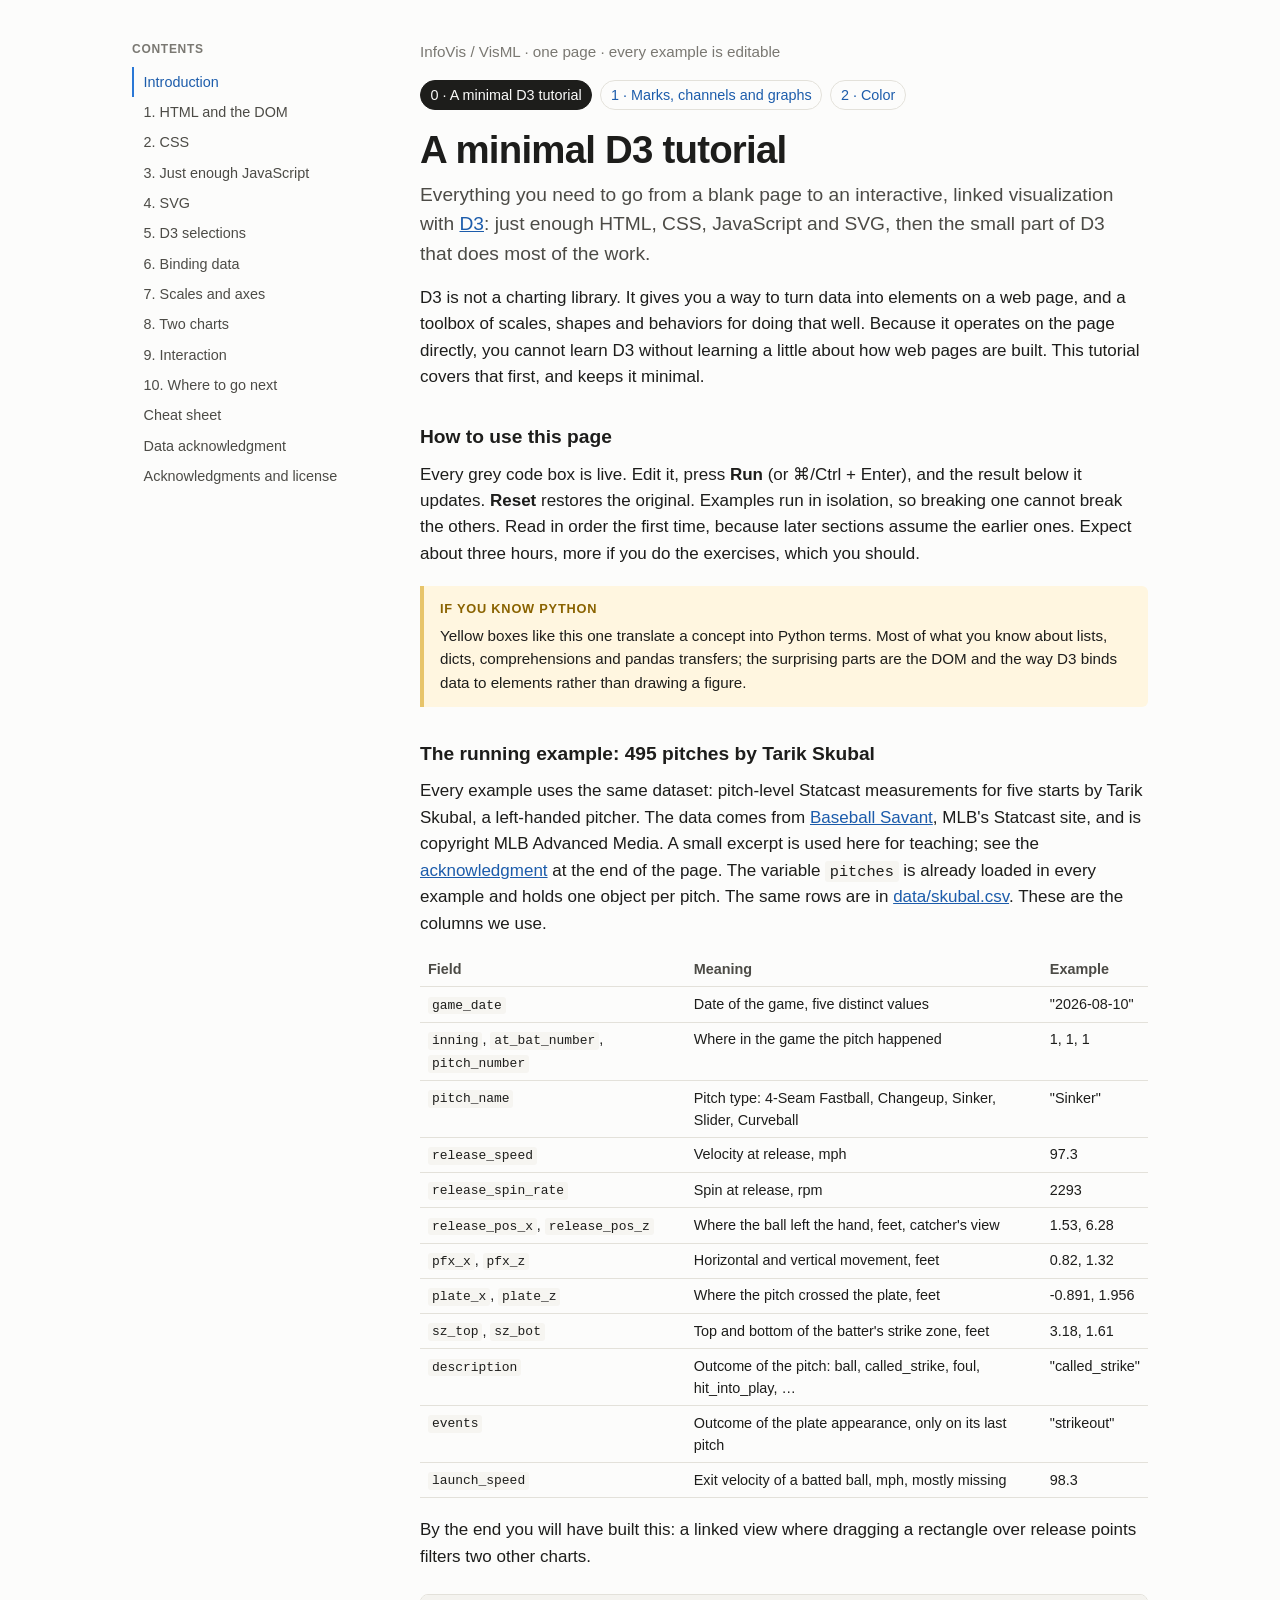
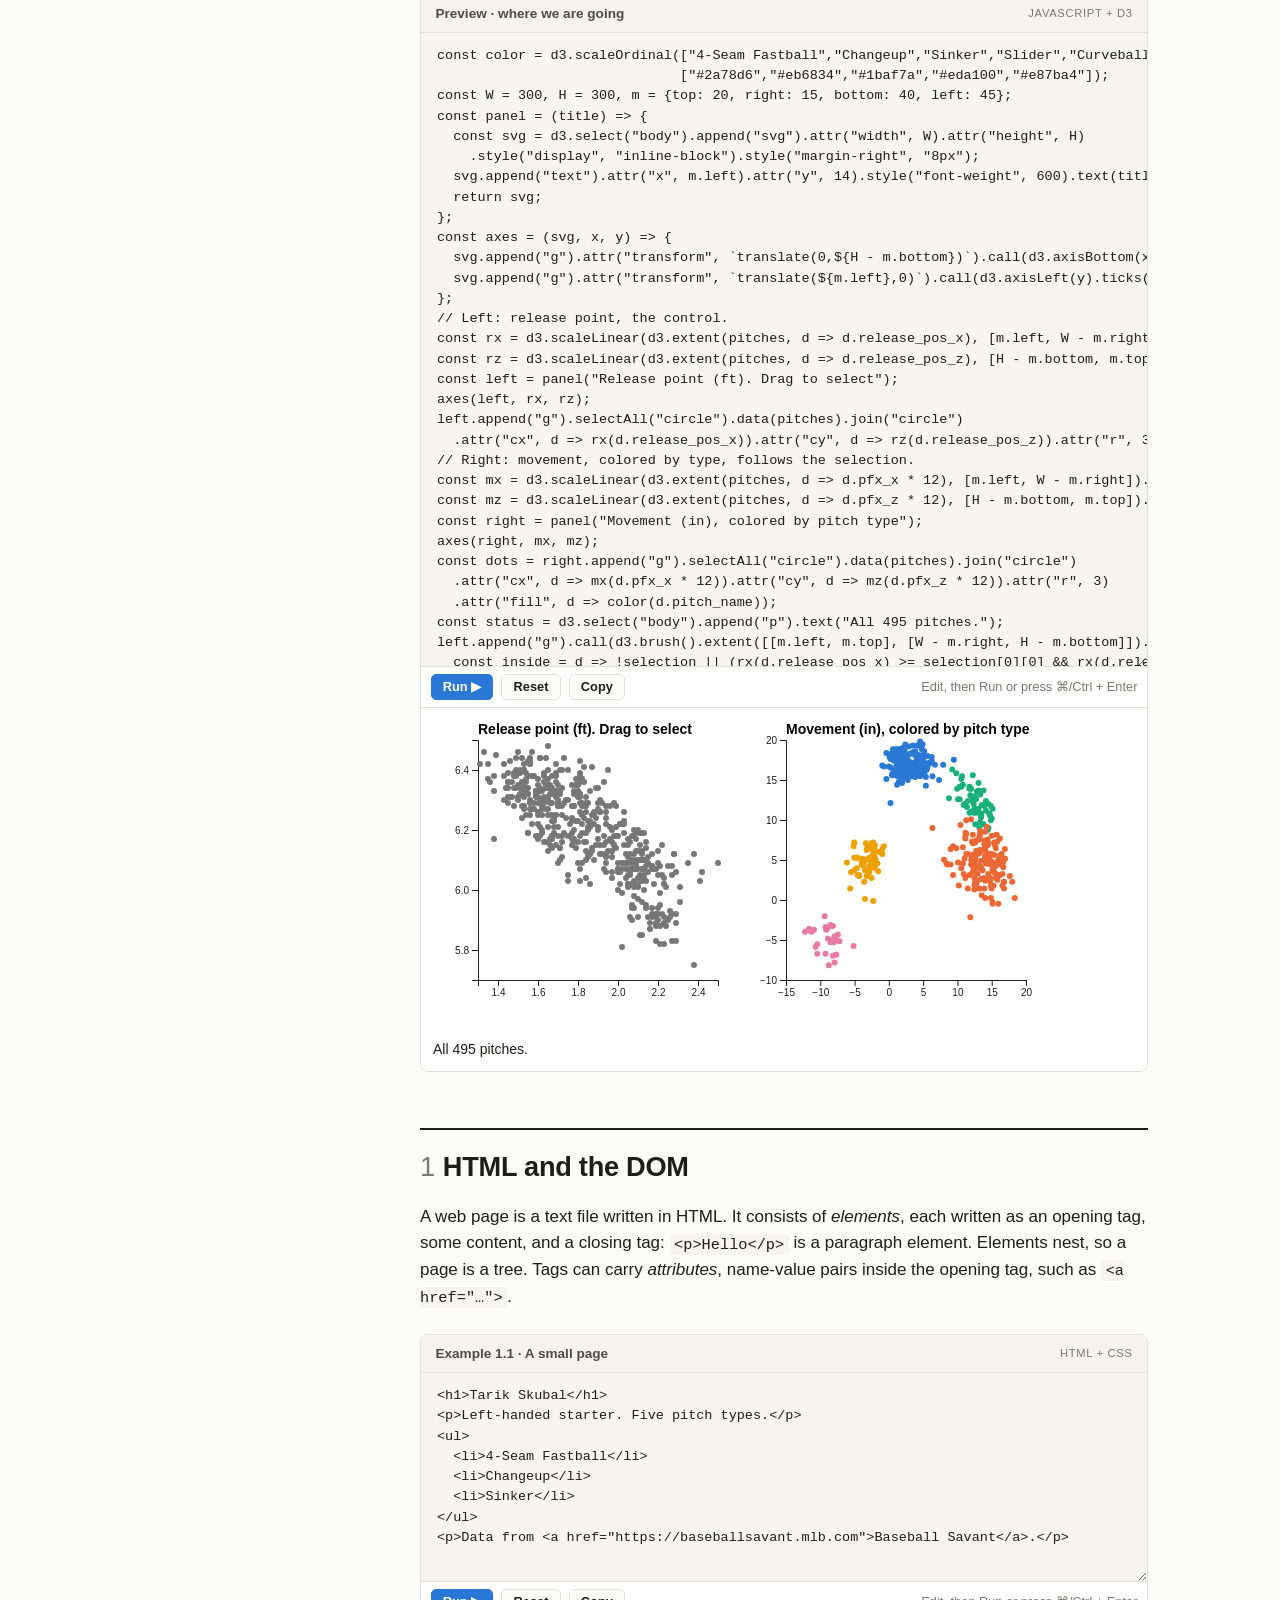
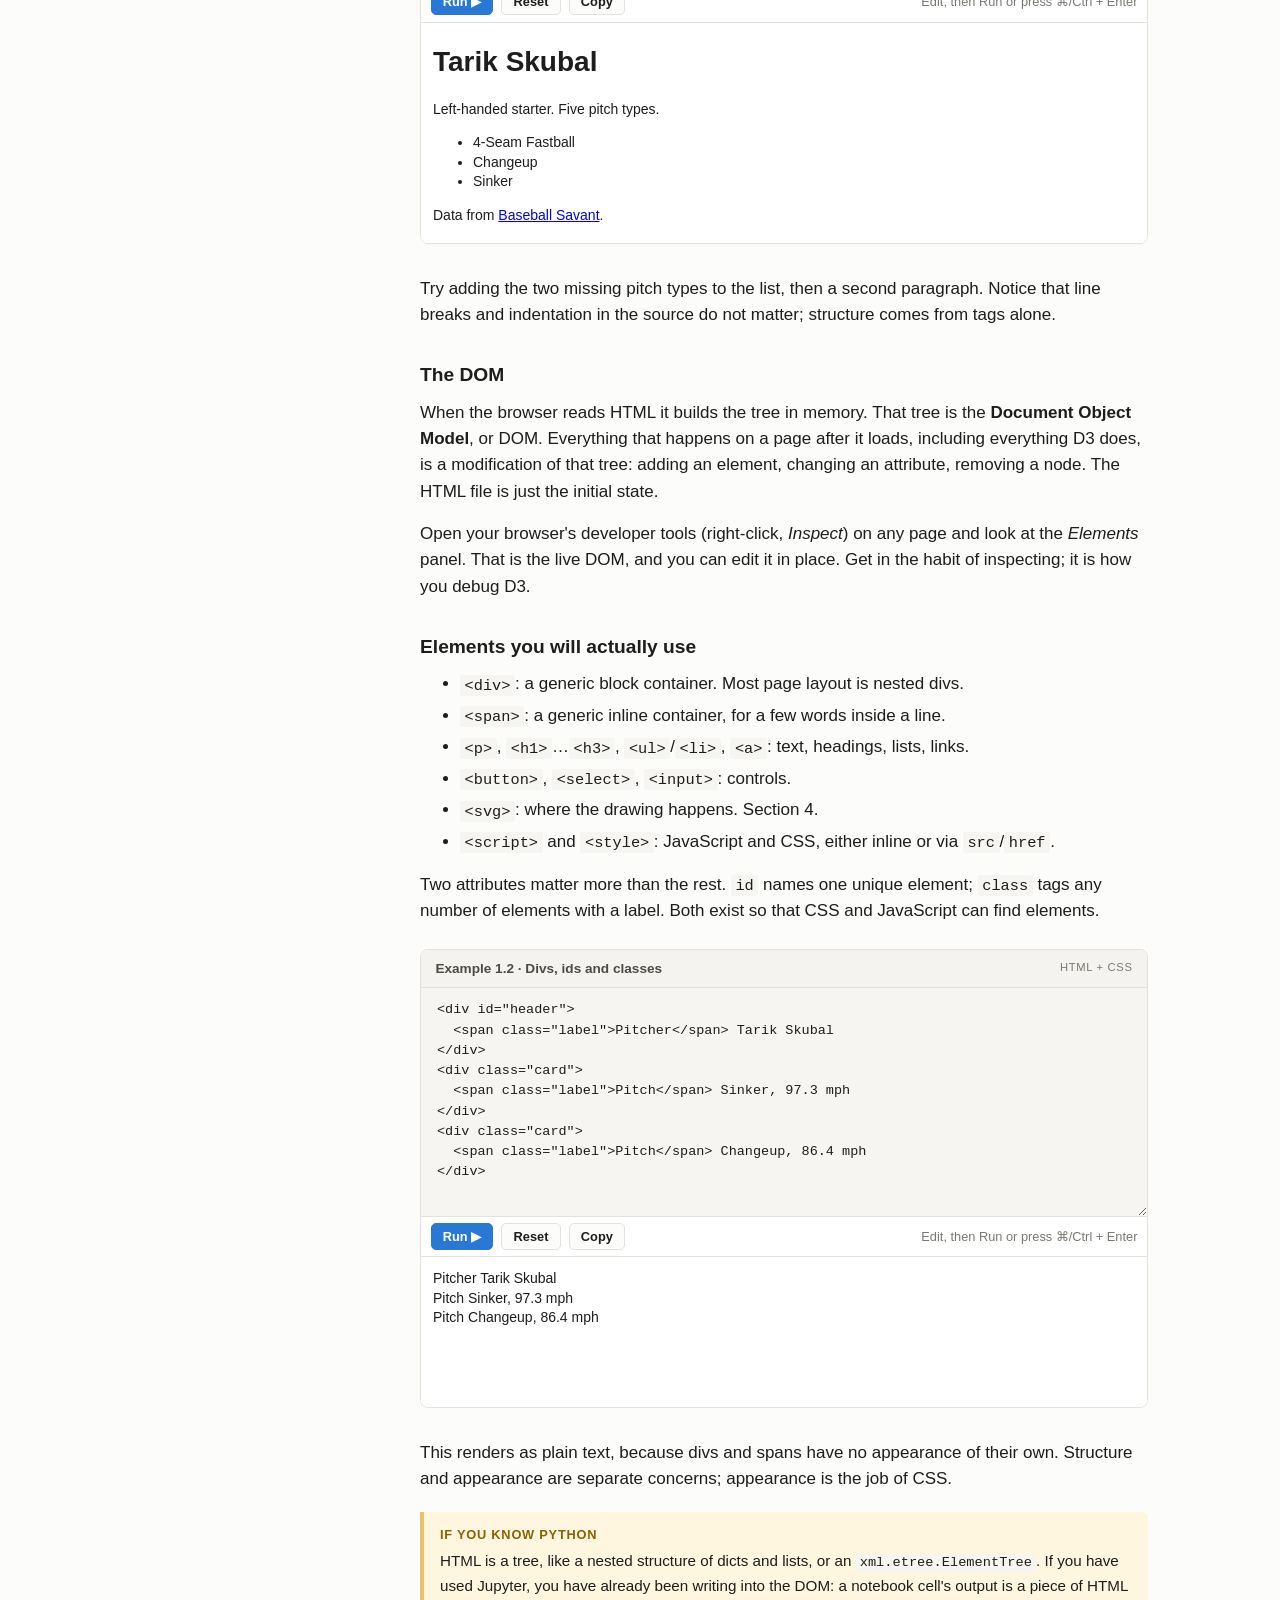
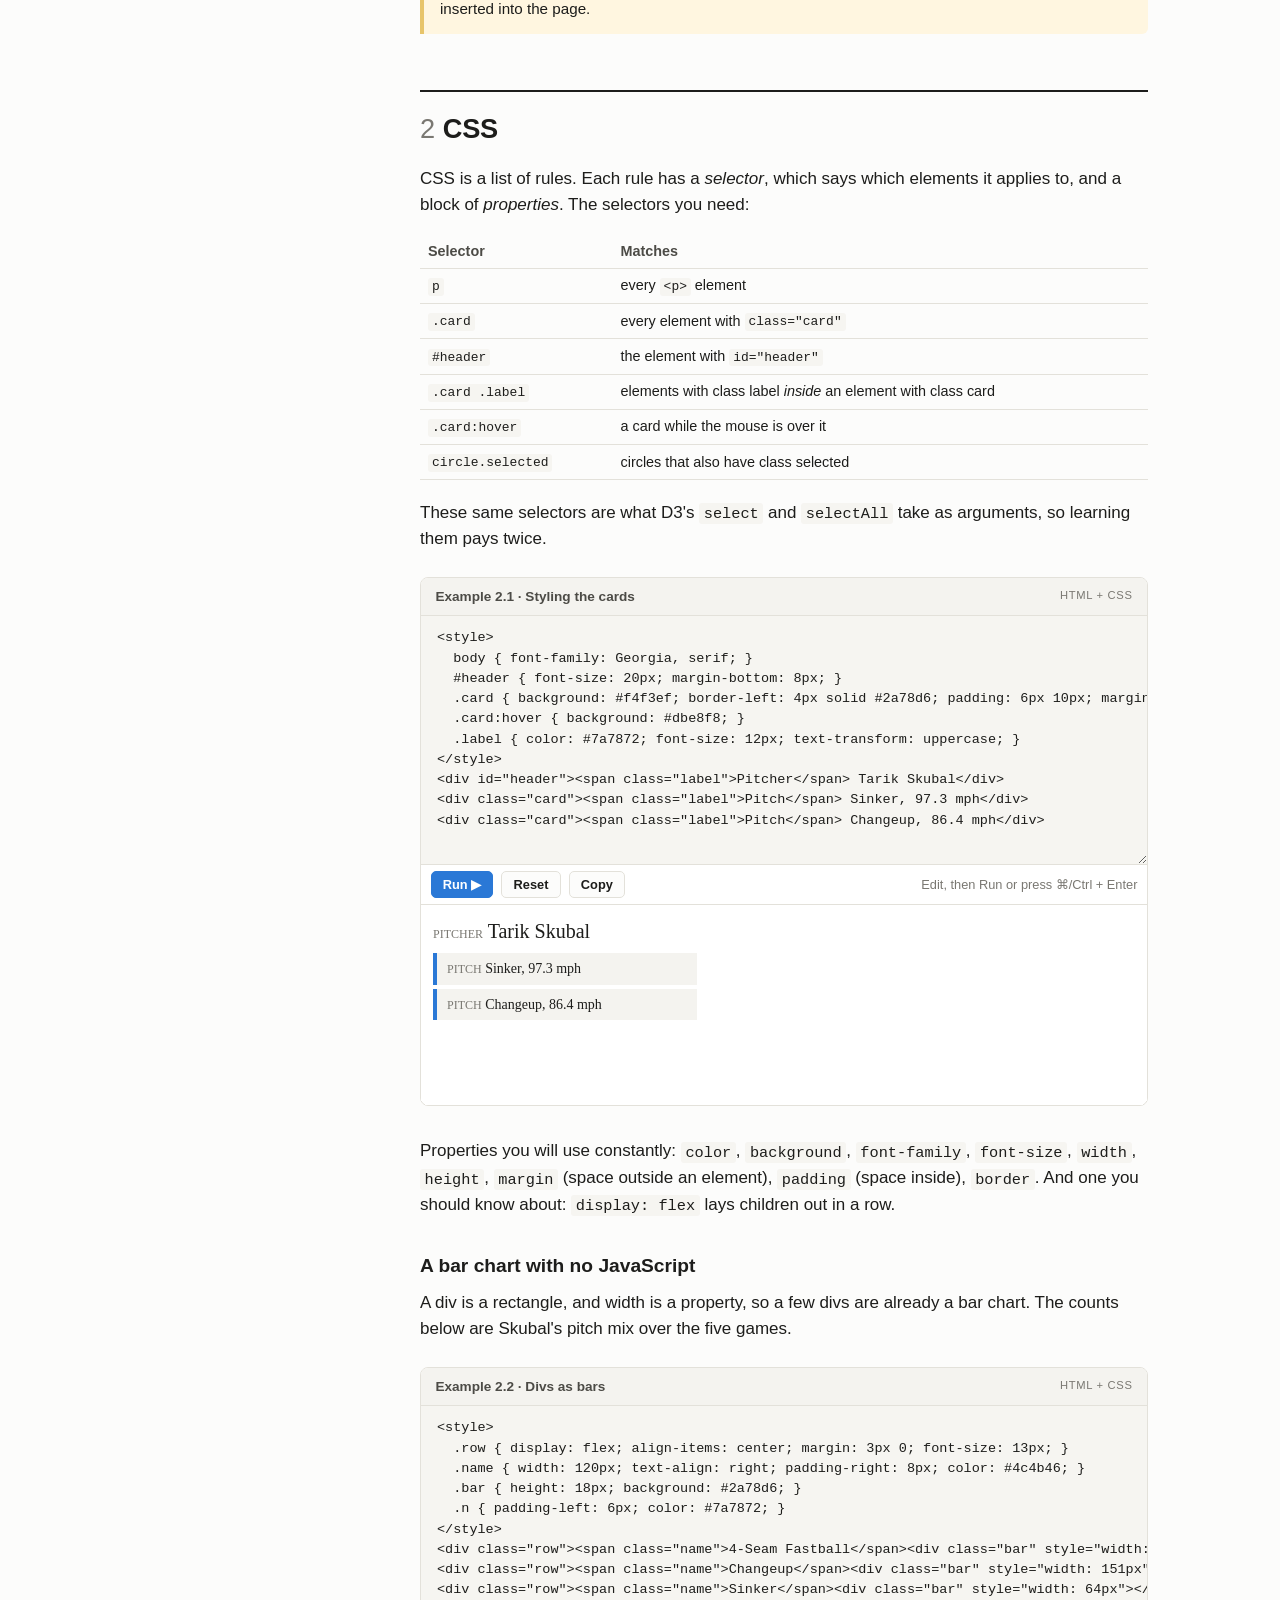
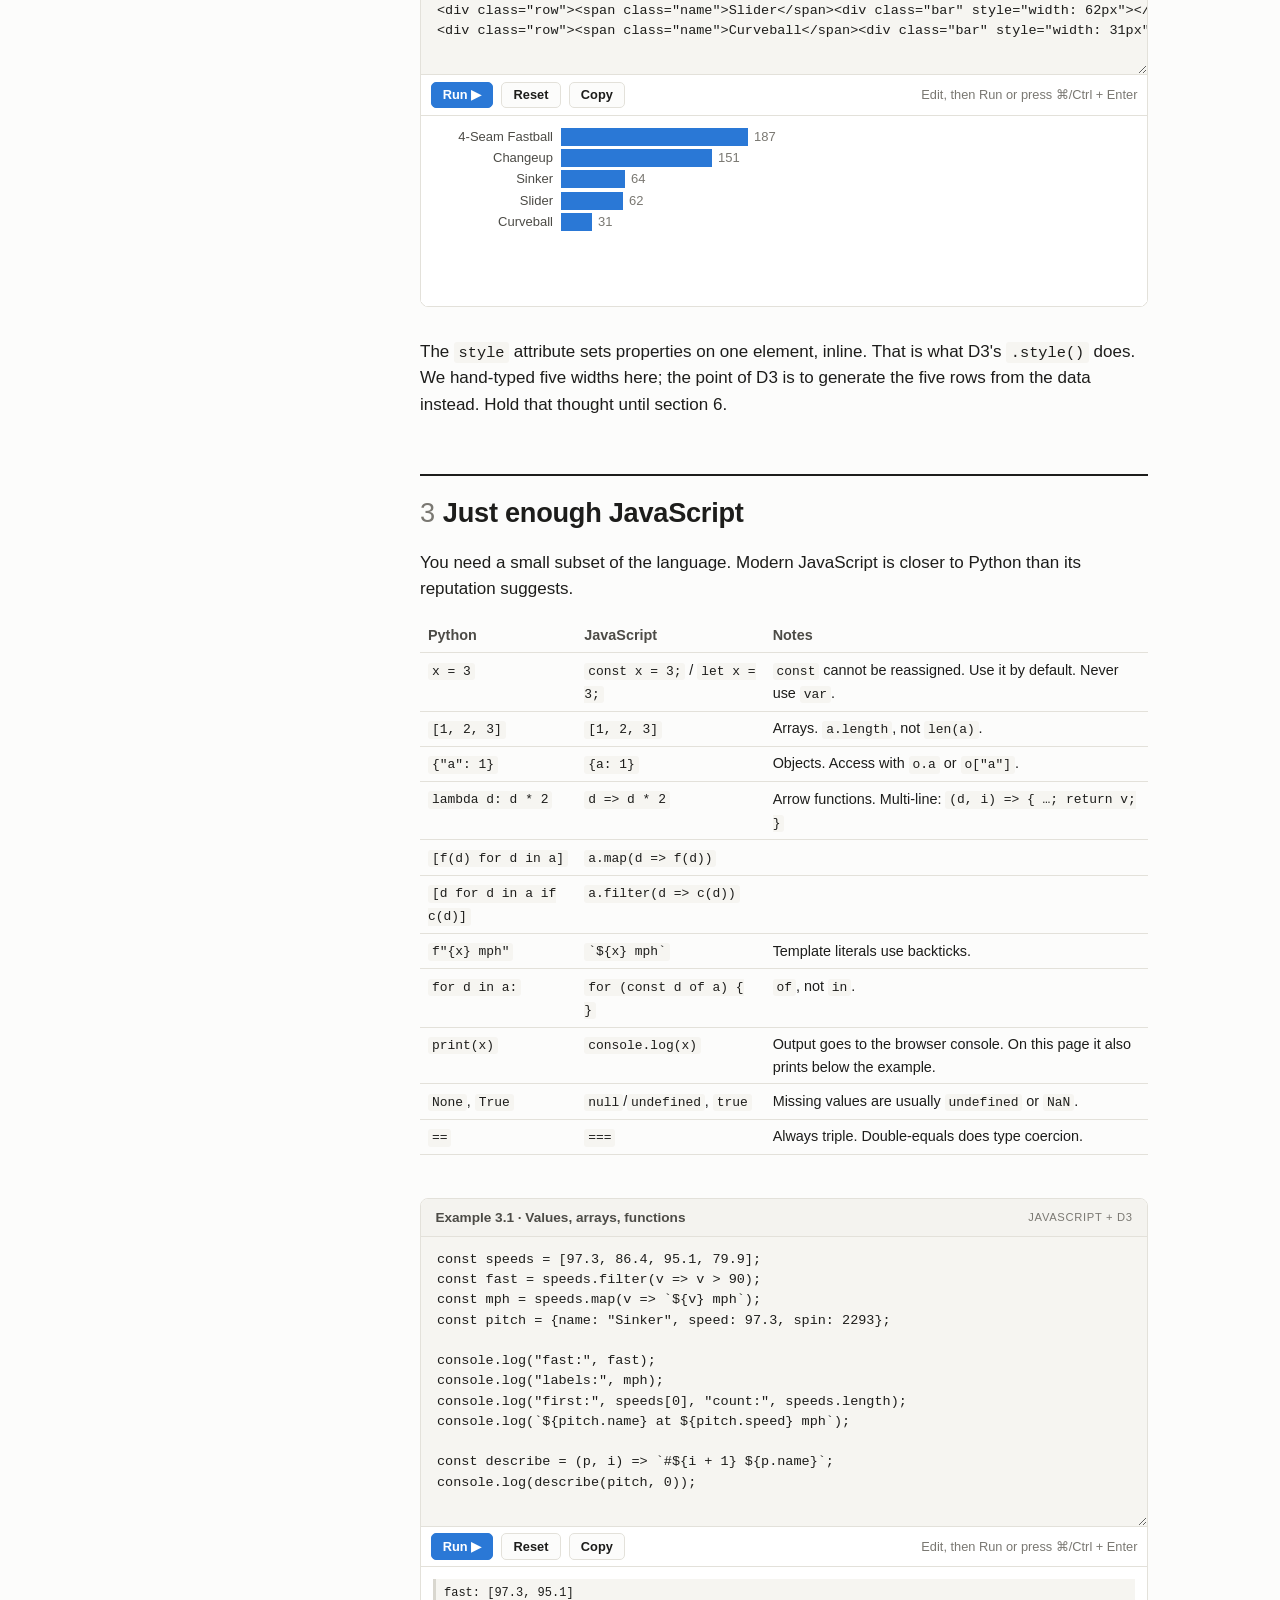
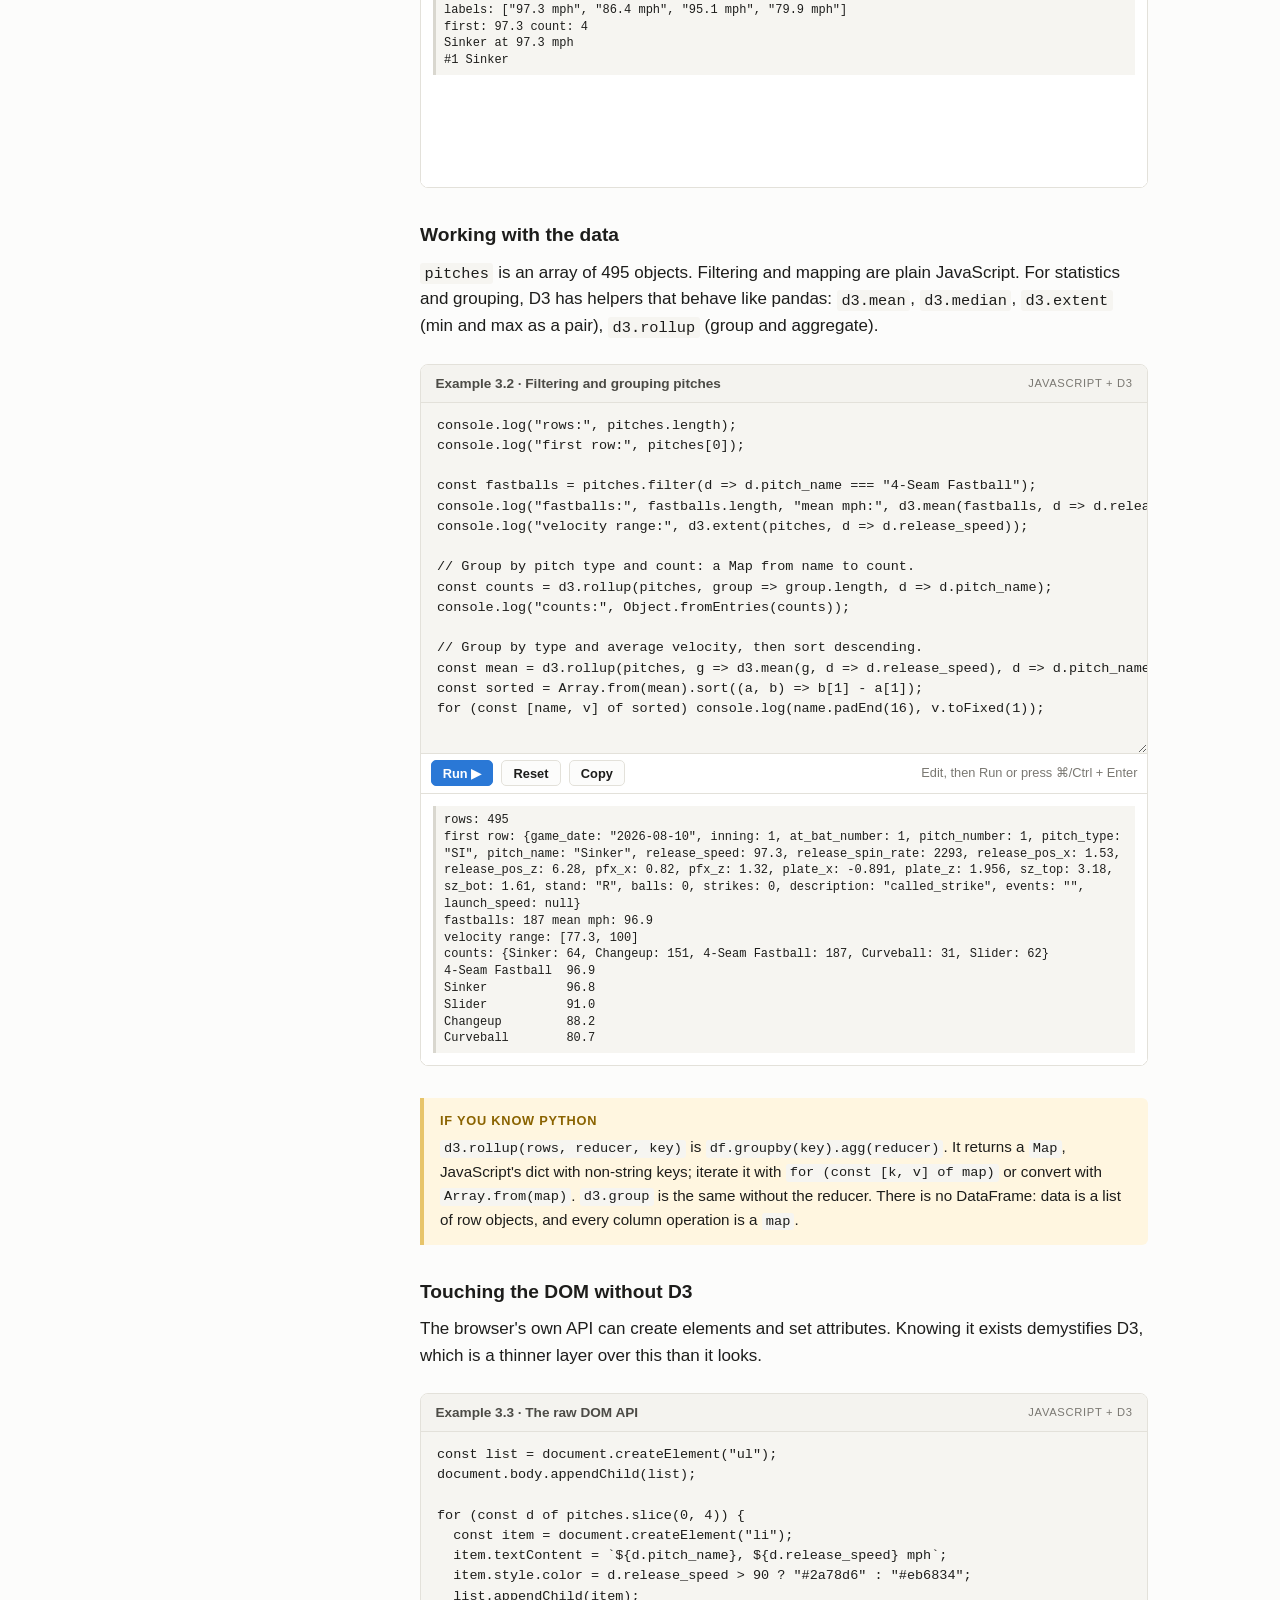
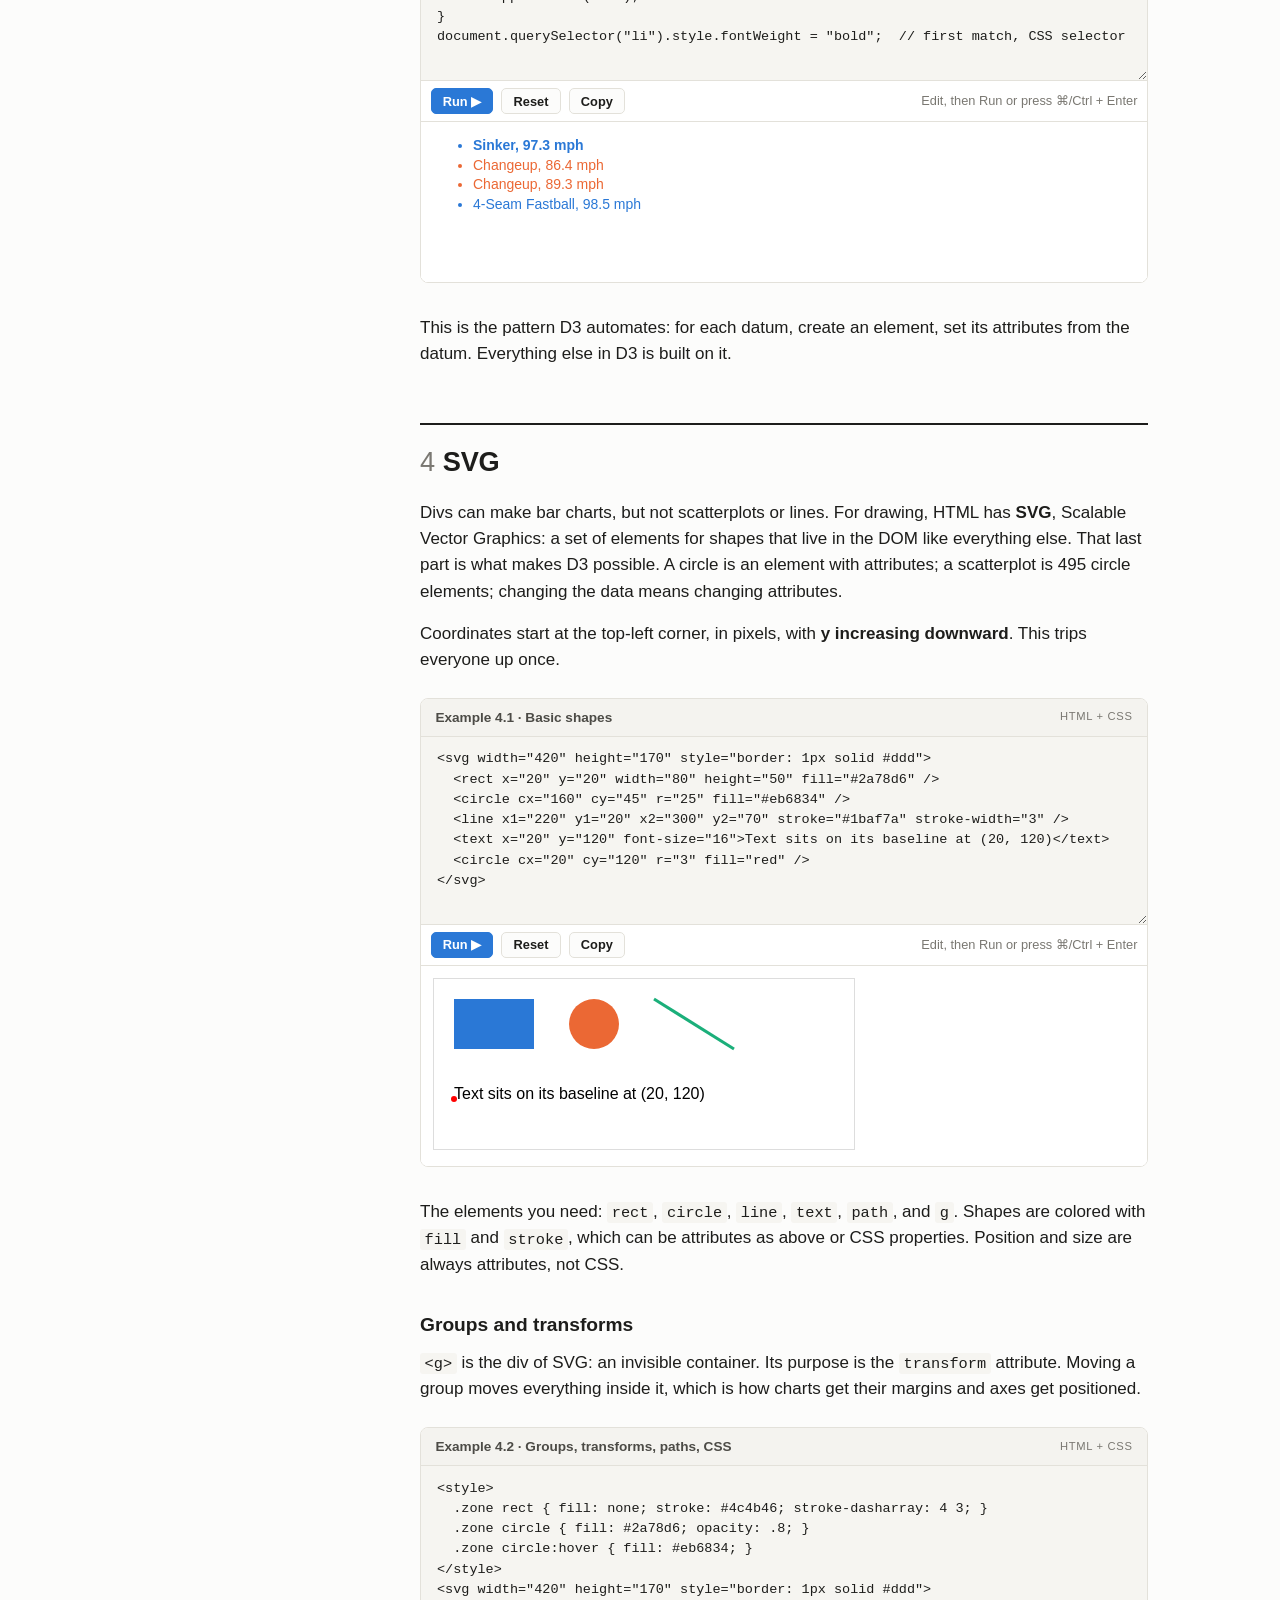
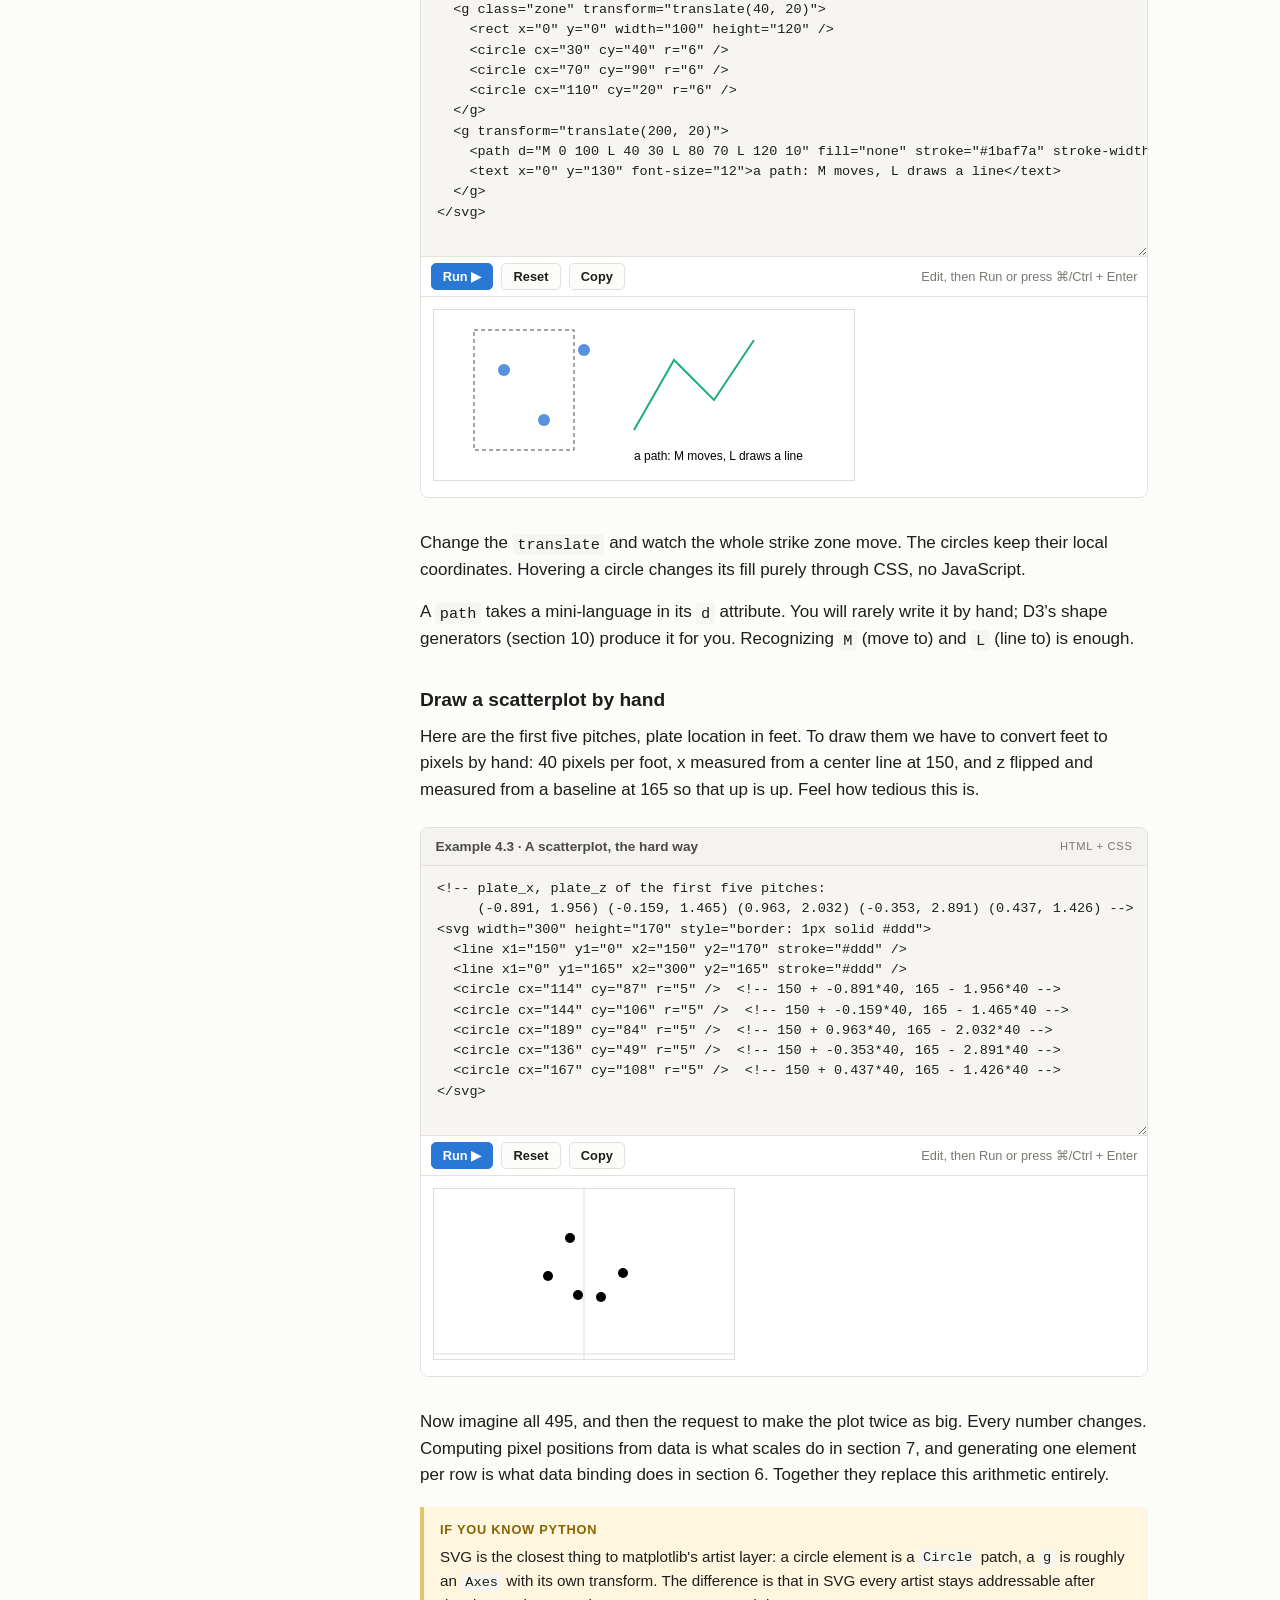
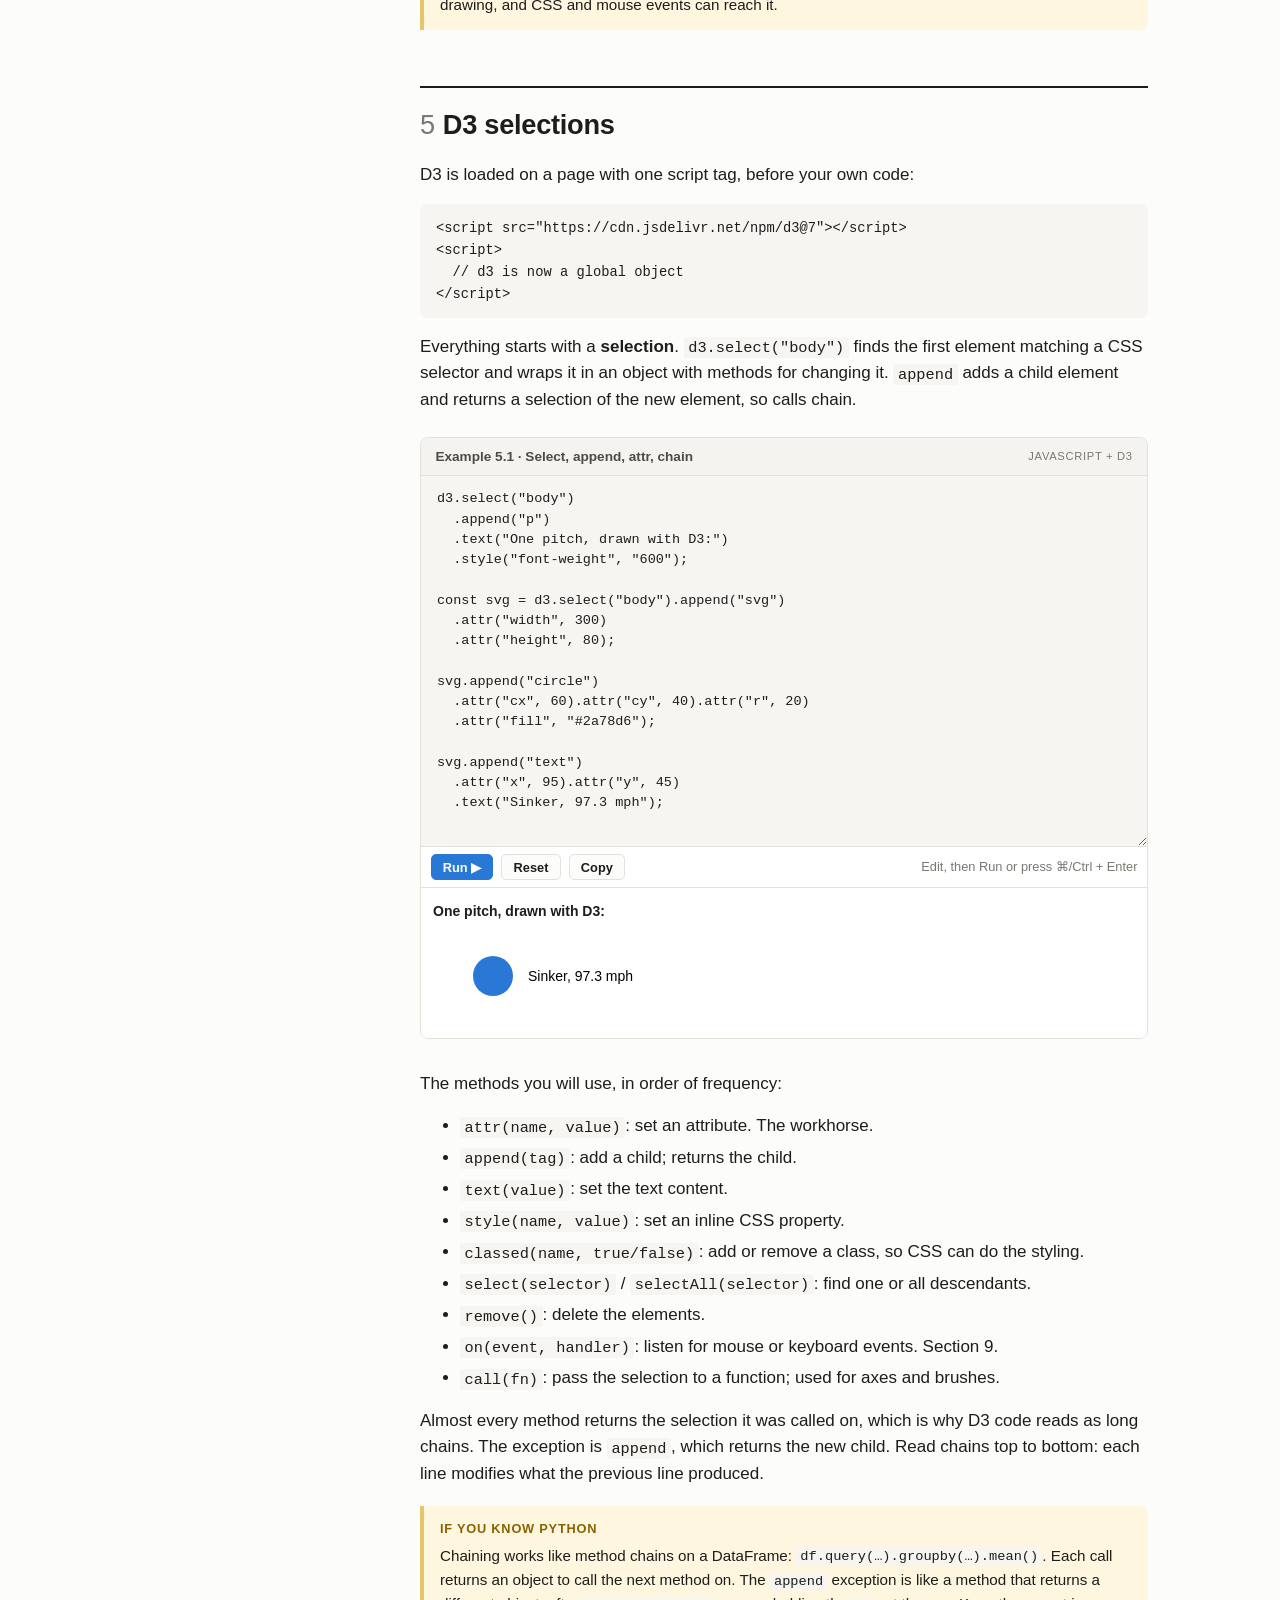
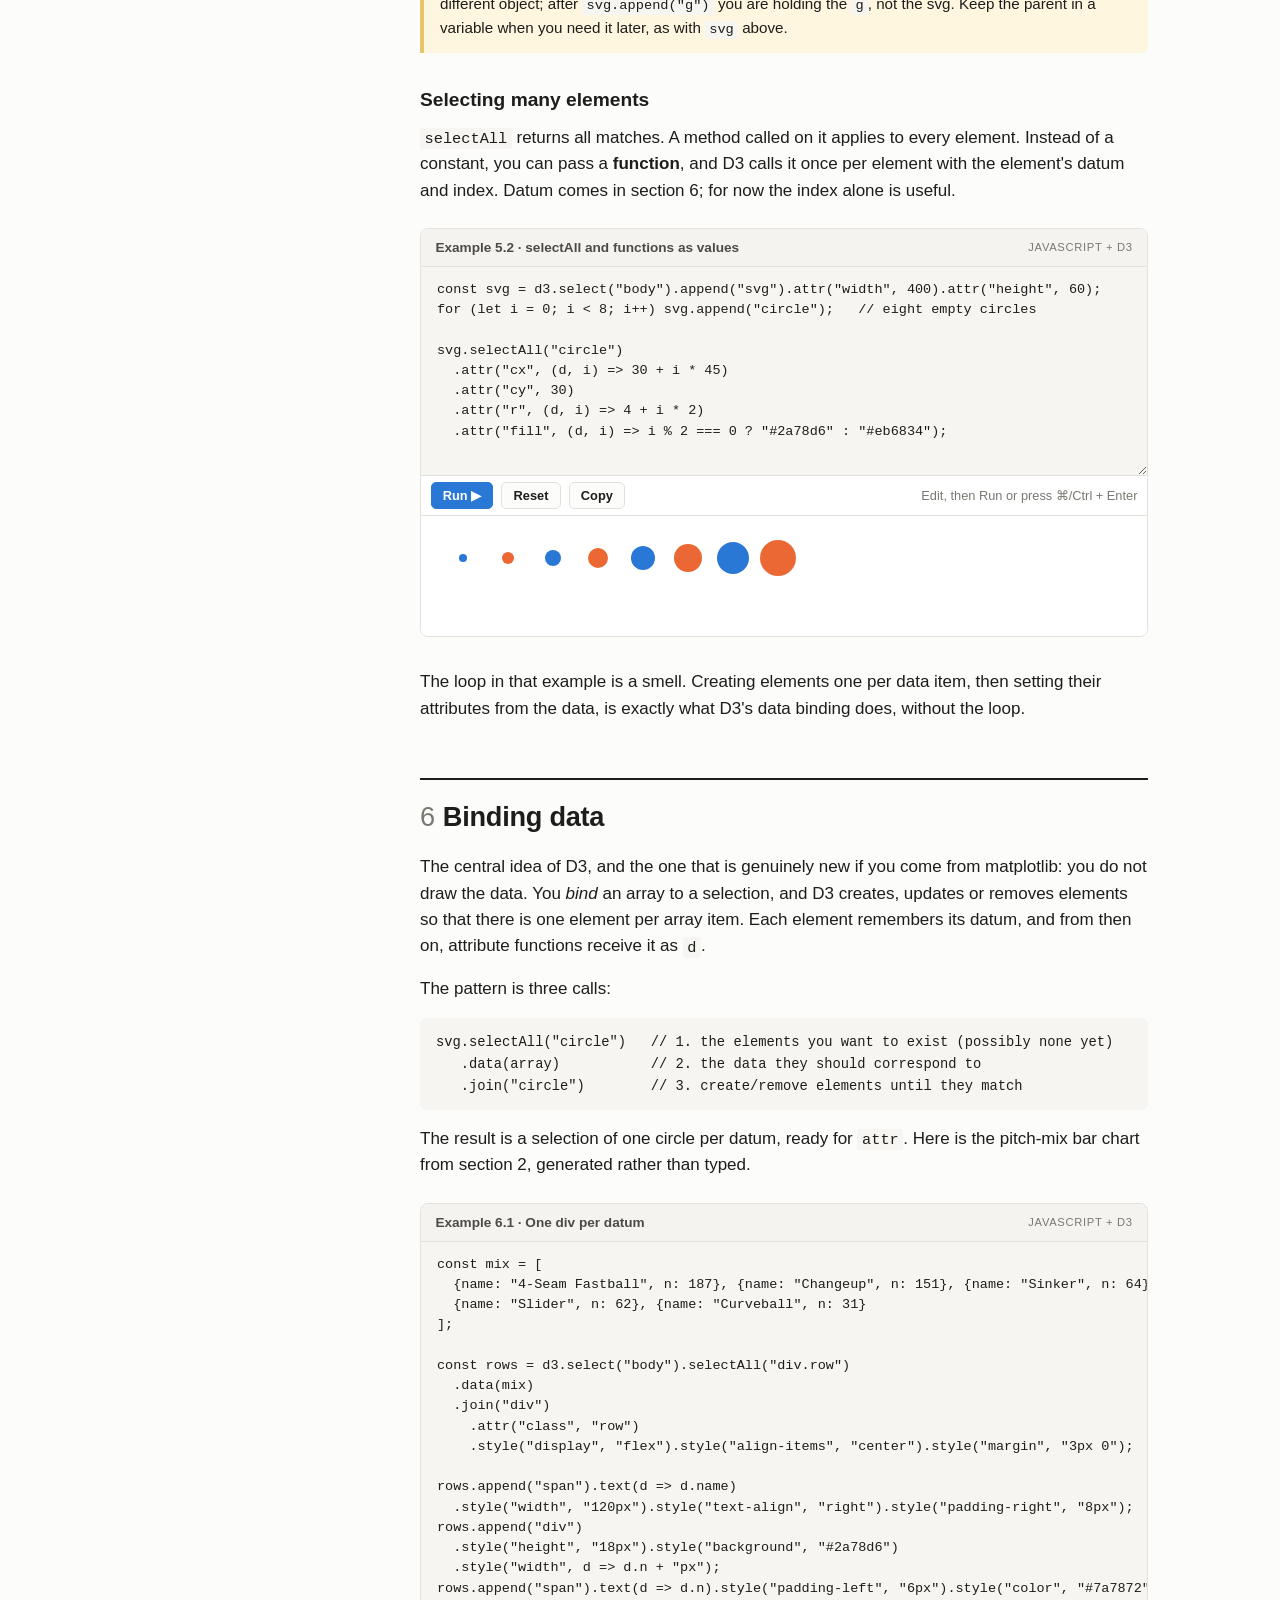
<file: index.html>
<!doctype html>
<html lang="en">
<head>
  <meta charset="utf-8">
  <meta name="viewport" content="width=device-width, initial-scale=1">
  <title>A minimal D3 tutorial</title>
  <link rel="stylesheet" href="tutorial.css">
</head>
<body>
<div class="layout">
<nav class="toc" aria-label="Contents">
  <div class="toc-title">Contents</div>
  <ol>
    <li><a href="#intro">Introduction</a></li>
    <li><a href="#html">1. HTML and the DOM</a></li>
    <li><a href="#css">2. CSS</a></li>
    <li><a href="#js">3. Just enough JavaScript</a></li>
    <li><a href="#svg">4. SVG</a></li>
    <li><a href="#selections">5. D3 selections</a></li>
    <li><a href="#data">6. Binding data</a></li>
    <li><a href="#scales">7. Scales and axes</a></li>
    <li><a href="#charts">8. Two charts</a></li>
    <li><a href="#interaction">9. Interaction</a></li>
    <li><a href="#next">10. Where to go next</a></li>
    <li><a href="#cheatsheet">Cheat sheet</a></li>
    <li><a href="#data-ack">Data acknowledgment</a></li>
    <li><a href="#license">Acknowledgments and license</a></li>
  </ol>
</nav>

<main>
<section id="intro">
  <p class="meta">InfoVis / VisML · one page · every example is editable</p>
  <div class="series-nav">
    <span>0 · A minimal D3 tutorial</span>
    <a href="marks.html">1 · Marks, channels and graphs</a>
    <a href="color.html">2 · Color</a>
  </div>
  <h1>A minimal D3 tutorial</h1>
  <p class="lede">Everything you need to go from a blank page to an interactive, linked visualization with <a href="https://d3js.org">D3</a>: just enough HTML, CSS, JavaScript and SVG, then the small part of D3 that does most of the work.</p>

  <p>D3 is not a charting library. It gives you a way to turn data into elements on a web page, and a toolbox of scales, shapes and behaviors for doing that well. Because it operates on the page directly, you cannot learn D3 without learning a little about how web pages are built. This tutorial covers that first, and keeps it minimal.</p>

  <h3>How to use this page</h3>
  <p>Every grey code box is live. Edit it, press <strong>Run</strong> (or ⌘/Ctrl + Enter), and the result below it updates. <strong>Reset</strong> restores the original. Examples run in isolation, so breaking one cannot break the others. Read in order the first time, because later sections assume the earlier ones. Expect about three hours, more if you do the exercises, which you should.</p>

  <aside class="py">Yellow boxes like this one translate a concept into Python terms. Most of what you know about lists, dicts, comprehensions and pandas transfers; the surprising parts are the DOM and the way D3 binds data to elements rather than drawing a figure.</aside>

  <h3>The running example: 495 pitches by Tarik Skubal</h3>
  <p>Every example uses the same dataset: pitch-level Statcast measurements for five starts by Tarik Skubal, a left-handed pitcher. The data comes from <a href="https://baseballsavant.mlb.com">Baseball Savant</a>, MLB's Statcast site, and is copyright MLB Advanced Media. A small excerpt is used here for teaching; see the <a href="#data-ack">acknowledgment</a> at the end of the page. The variable <code>pitches</code> is already loaded in every example and holds one object per pitch. The same rows are in <a href="data/skubal.csv">data/skubal.csv</a>. These are the columns we use.</p>
  <div class="table-wrap"><table class="fields">
    <tr><th>Field</th><th>Meaning</th><th>Example</th></tr>
    <tr><td><code>game_date</code></td><td>Date of the game, five distinct values</td><td>"2026-08-10"</td></tr>
    <tr><td><code>inning</code>, <code>at_bat_number</code>, <code>pitch_number</code></td><td>Where in the game the pitch happened</td><td>1, 1, 1</td></tr>
    <tr><td><code>pitch_name</code></td><td>Pitch type: 4-Seam Fastball, Changeup, Sinker, Slider, Curveball</td><td>"Sinker"</td></tr>
    <tr><td><code>release_speed</code></td><td>Velocity at release, mph</td><td>97.3</td></tr>
    <tr><td><code>release_spin_rate</code></td><td>Spin at release, rpm</td><td>2293</td></tr>
    <tr><td><code>release_pos_x</code>, <code>release_pos_z</code></td><td>Where the ball left the hand, feet, catcher's view</td><td>1.53, 6.28</td></tr>
    <tr><td><code>pfx_x</code>, <code>pfx_z</code></td><td>Horizontal and vertical movement, feet</td><td>0.82, 1.32</td></tr>
    <tr><td><code>plate_x</code>, <code>plate_z</code></td><td>Where the pitch crossed the plate, feet</td><td>-0.891, 1.956</td></tr>
    <tr><td><code>sz_top</code>, <code>sz_bot</code></td><td>Top and bottom of the batter's strike zone, feet</td><td>3.18, 1.61</td></tr>
    <tr><td><code>description</code></td><td>Outcome of the pitch: ball, called_strike, foul, hit_into_play, …</td><td>"called_strike"</td></tr>
    <tr><td><code>events</code></td><td>Outcome of the plate appearance, only on its last pitch</td><td>"strikeout"</td></tr>
    <tr><td><code>launch_speed</code></td><td>Exit velocity of a batted ball, mph, mostly missing</td><td>98.3</td></tr>
  </table></div>

  <p>By the end you will have built this: a linked view where dragging a rectangle over release points filters two other charts.</p>
  <figure class="example" data-mode="js" data-height="330" data-title="Preview · where we are going">
  <script type="text/plain">
    const color = d3.scaleOrdinal(["4-Seam Fastball","Changeup","Sinker","Slider","Curveball"],
                                  ["#2a78d6","#eb6834","#1baf7a","#eda100","#e87ba4"]);
    const W = 300, H = 300, m = {top: 20, right: 15, bottom: 40, left: 45};
    const panel = (title) => {
      const svg = d3.select("body").append("svg").attr("width", W).attr("height", H)
        .style("display", "inline-block").style("margin-right", "8px");
      svg.append("text").attr("x", m.left).attr("y", 14).style("font-weight", 600).text(title);
      return svg;
    };
    const axes = (svg, x, y) => {
      svg.append("g").attr("transform", `translate(0,${H - m.bottom})`).call(d3.axisBottom(x).ticks(5));
      svg.append("g").attr("transform", `translate(${m.left},0)`).call(d3.axisLeft(y).ticks(5));
    };
    // Left: release point, the control.
    const rx = d3.scaleLinear(d3.extent(pitches, d => d.release_pos_x), [m.left, W - m.right]).nice();
    const rz = d3.scaleLinear(d3.extent(pitches, d => d.release_pos_z), [H - m.bottom, m.top]).nice();
    const left = panel("Release point (ft). Drag to select");
    axes(left, rx, rz);
    left.append("g").selectAll("circle").data(pitches).join("circle")
      .attr("cx", d => rx(d.release_pos_x)).attr("cy", d => rz(d.release_pos_z)).attr("r", 3).attr("fill", "#777");
    // Right: movement, colored by type, follows the selection.
    const mx = d3.scaleLinear(d3.extent(pitches, d => d.pfx_x * 12), [m.left, W - m.right]).nice();
    const mz = d3.scaleLinear(d3.extent(pitches, d => d.pfx_z * 12), [H - m.bottom, m.top]).nice();
    const right = panel("Movement (in), colored by pitch type");
    axes(right, mx, mz);
    const dots = right.append("g").selectAll("circle").data(pitches).join("circle")
      .attr("cx", d => mx(d.pfx_x * 12)).attr("cy", d => mz(d.pfx_z * 12)).attr("r", 3)
      .attr("fill", d => color(d.pitch_name));
    const status = d3.select("body").append("p").text("All 495 pitches.");
    left.append("g").call(d3.brush().extent([[m.left, m.top], [W - m.right, H - m.bottom]]).on("brush end", ({selection}) => {
      const inside = d => !selection || (rx(d.release_pos_x) >= selection[0][0] && rx(d.release_pos_x) <= selection[1][0]
                                       && rz(d.release_pos_z) >= selection[0][1] && rz(d.release_pos_z) <= selection[1][1]);
      dots.attr("fill", d => inside(d) ? color(d.pitch_name) : "#ddd").attr("r", d => inside(d) ? 3 : 2);
      const n = pitches.filter(inside).length;
      status.text(selection ? `${n} of 495 pitches selected.` : "All 495 pitches.");
    }));
  </script>
  </figure>
</section>

<section id="html">
  <h2><span class="num">1</span>HTML and the DOM</h2>
  <p>A web page is a text file written in HTML. It consists of <em>elements</em>, each written as an opening tag, some content, and a closing tag: <code>&lt;p&gt;Hello&lt;/p&gt;</code> is a paragraph element. Elements nest, so a page is a tree. Tags can carry <em>attributes</em>, name-value pairs inside the opening tag, such as <code>&lt;a href="…"&gt;</code>.</p>
  <figure class="example" data-mode="html" data-height="220" data-title="Example 1.1 · A small page">
  <script type="text/plain">
    <h1>Tarik Skubal</h1>
    <p>Left-handed starter. Five pitch types.</p>
    <ul>
      <li>4-Seam Fastball</li>
      <li>Changeup</li>
      <li>Sinker</li>
    </ul>
    <p>Data from <a href="https://baseballsavant.mlb.com">Baseball Savant</a>.</p>
  </script>
  </figure>
  <p>Try adding the two missing pitch types to the list, then a second paragraph. Notice that line breaks and indentation in the source do not matter; structure comes from tags alone.</p>

  <h3>The DOM</h3>
  <p>When the browser reads HTML it builds the tree in memory. That tree is the <strong>Document Object Model</strong>, or DOM. Everything that happens on a page after it loads, including everything D3 does, is a modification of that tree: adding an element, changing an attribute, removing a node. The HTML file is just the initial state.</p>
  <p>Open your browser's developer tools (right-click, <em>Inspect</em>) on any page and look at the <em>Elements</em> panel. That is the live DOM, and you can edit it in place. Get in the habit of inspecting; it is how you debug D3.</p>

  <h3>Elements you will actually use</h3>
  <ul>
    <li><code>&lt;div&gt;</code>: a generic block container. Most page layout is nested divs.</li>
    <li><code>&lt;span&gt;</code>: a generic inline container, for a few words inside a line.</li>
    <li><code>&lt;p&gt;</code>, <code>&lt;h1&gt;</code>…<code>&lt;h3&gt;</code>, <code>&lt;ul&gt;</code>/<code>&lt;li&gt;</code>, <code>&lt;a&gt;</code>: text, headings, lists, links.</li>
    <li><code>&lt;button&gt;</code>, <code>&lt;select&gt;</code>, <code>&lt;input&gt;</code>: controls.</li>
    <li><code>&lt;svg&gt;</code>: where the drawing happens. Section 4.</li>
    <li><code>&lt;script&gt;</code> and <code>&lt;style&gt;</code>: JavaScript and CSS, either inline or via <code>src</code>/<code>href</code>.</li>
  </ul>
  <p>Two attributes matter more than the rest. <code>id</code> names one unique element; <code>class</code> tags any number of elements with a label. Both exist so that CSS and JavaScript can find elements.</p>
  <figure class="example" data-mode="html" data-height="150" data-title="Example 1.2 · Divs, ids and classes">
  <script type="text/plain">
    <div id="header">
      <span class="label">Pitcher</span> Tarik Skubal
    </div>
    <div class="card">
      <span class="label">Pitch</span> Sinker, 97.3 mph
    </div>
    <div class="card">
      <span class="label">Pitch</span> Changeup, 86.4 mph
    </div>
  </script>
  </figure>
  <p>This renders as plain text, because divs and spans have no appearance of their own. Structure and appearance are separate concerns; appearance is the job of CSS.</p>
  <aside class="py">HTML is a tree, like a nested structure of dicts and lists, or an <code>xml.etree.ElementTree</code>. If you have used Jupyter, you have already been writing into the DOM: a notebook cell's output is a piece of HTML inserted into the page.</aside>
</section>

<section id="css">
  <h2><span class="num">2</span>CSS</h2>
  <p>CSS is a list of rules. Each rule has a <em>selector</em>, which says which elements it applies to, and a block of <em>properties</em>. The selectors you need:</p>
  <div class="table-wrap"><table class="fields">
    <tr><th>Selector</th><th>Matches</th></tr>
    <tr><td><code>p</code></td><td>every <code>&lt;p&gt;</code> element</td></tr>
    <tr><td><code>.card</code></td><td>every element with <code>class="card"</code></td></tr>
    <tr><td><code>#header</code></td><td>the element with <code>id="header"</code></td></tr>
    <tr><td><code>.card .label</code></td><td>elements with class label <em>inside</em> an element with class card</td></tr>
    <tr><td><code>.card:hover</code></td><td>a card while the mouse is over it</td></tr>
    <tr><td><code>circle.selected</code></td><td>circles that also have class selected</td></tr>
  </table></div>
  <p>These same selectors are what D3's <code>select</code> and <code>selectAll</code> take as arguments, so learning them pays twice.</p>
  <figure class="example" data-mode="html" data-height="200" data-title="Example 2.1 · Styling the cards">
  <script type="text/plain">
    <style>
      body { font-family: Georgia, serif; }
      #header { font-size: 20px; margin-bottom: 8px; }
      .card { background: #f4f3ef; border-left: 4px solid #2a78d6; padding: 6px 10px; margin: 4px 0; width: 240px; }
      .card:hover { background: #dbe8f8; }
      .label { color: #7a7872; font-size: 12px; text-transform: uppercase; }
    </style>
    <div id="header"><span class="label">Pitcher</span> Tarik Skubal</div>
    <div class="card"><span class="label">Pitch</span> Sinker, 97.3 mph</div>
    <div class="card"><span class="label">Pitch</span> Changeup, 86.4 mph</div>
  </script>
  </figure>
  <p>Properties you will use constantly: <code>color</code>, <code>background</code>, <code>font-family</code>, <code>font-size</code>, <code>width</code>, <code>height</code>, <code>margin</code> (space outside an element), <code>padding</code> (space inside), <code>border</code>. And one you should know about: <code>display: flex</code> lays children out in a row.</p>

  <h3>A bar chart with no JavaScript</h3>
  <p>A div is a rectangle, and width is a property, so a few divs are already a bar chart. The counts below are Skubal's pitch mix over the five games.</p>
  <figure class="example" data-mode="html" data-height="190" data-title="Example 2.2 · Divs as bars">
  <script type="text/plain">
    <style>
      .row { display: flex; align-items: center; margin: 3px 0; font-size: 13px; }
      .name { width: 120px; text-align: right; padding-right: 8px; color: #4c4b46; }
      .bar { height: 18px; background: #2a78d6; }
      .n { padding-left: 6px; color: #7a7872; }
    </style>
    <div class="row"><span class="name">4-Seam Fastball</span><div class="bar" style="width: 187px"></div><span class="n">187</span></div>
    <div class="row"><span class="name">Changeup</span><div class="bar" style="width: 151px"></div><span class="n">151</span></div>
    <div class="row"><span class="name">Sinker</span><div class="bar" style="width: 64px"></div><span class="n">64</span></div>
    <div class="row"><span class="name">Slider</span><div class="bar" style="width: 62px"></div><span class="n">62</span></div>
    <div class="row"><span class="name">Curveball</span><div class="bar" style="width: 31px"></div><span class="n">31</span></div>
  </script>
  </figure>
  <p>The <code>style</code> attribute sets properties on one element, inline. That is what D3's <code>.style()</code> does. We hand-typed five widths here; the point of D3 is to generate the five rows from the data instead. Hold that thought until section 6.</p>
</section>

<section id="js">
  <h2><span class="num">3</span>Just enough JavaScript</h2>
  <p>You need a small subset of the language. Modern JavaScript is closer to Python than its reputation suggests.</p>
  <div class="table-wrap"><table class="fields">
    <tr><th>Python</th><th>JavaScript</th><th>Notes</th></tr>
    <tr><td><code>x = 3</code></td><td><code>const x = 3;</code> / <code>let x = 3;</code></td><td><code>const</code> cannot be reassigned. Use it by default. Never use <code>var</code>.</td></tr>
    <tr><td><code>[1, 2, 3]</code></td><td><code>[1, 2, 3]</code></td><td>Arrays. <code>a.length</code>, not <code>len(a)</code>.</td></tr>
    <tr><td><code>{"a": 1}</code></td><td><code>{a: 1}</code></td><td>Objects. Access with <code>o.a</code> or <code>o["a"]</code>.</td></tr>
    <tr><td><code>lambda d: d * 2</code></td><td><code>d =&gt; d * 2</code></td><td>Arrow functions. Multi-line: <code>(d, i) =&gt; { …; return v; }</code></td></tr>
    <tr><td><code>[f(d) for d in a]</code></td><td><code>a.map(d =&gt; f(d))</code></td><td></td></tr>
    <tr><td><code>[d for d in a if c(d)]</code></td><td><code>a.filter(d =&gt; c(d))</code></td><td></td></tr>
    <tr><td><code>f"{x} mph"</code></td><td><code>`${x} mph`</code></td><td>Template literals use backticks.</td></tr>
    <tr><td><code>for d in a:</code></td><td><code>for (const d of a) { }</code></td><td><code>of</code>, not <code>in</code>.</td></tr>
    <tr><td><code>print(x)</code></td><td><code>console.log(x)</code></td><td>Output goes to the browser console. On this page it also prints below the example.</td></tr>
    <tr><td><code>None</code>, <code>True</code></td><td><code>null</code>/<code>undefined</code>, <code>true</code></td><td>Missing values are usually <code>undefined</code> or <code>NaN</code>.</td></tr>
    <tr><td><code>==</code></td><td><code>===</code></td><td>Always triple. Double-equals does type coercion.</td></tr>
  </table></div>
  <figure class="example" data-mode="js" data-height="220" data-title="Example 3.1 · Values, arrays, functions">
  <script type="text/plain">
    const speeds = [97.3, 86.4, 95.1, 79.9];
    const fast = speeds.filter(v => v > 90);
    const mph = speeds.map(v => `${v} mph`);
    const pitch = {name: "Sinker", speed: 97.3, spin: 2293};

    console.log("fast:", fast);
    console.log("labels:", mph);
    console.log("first:", speeds[0], "count:", speeds.length);
    console.log(`${pitch.name} at ${pitch.speed} mph`);

    const describe = (p, i) => `#${i + 1} ${p.name}`;
    console.log(describe(pitch, 0));
  </script>
  </figure>

  <h3>Working with the data</h3>
  <p><code>pitches</code> is an array of 495 objects. Filtering and mapping are plain JavaScript. For statistics and grouping, D3 has helpers that behave like pandas: <code>d3.mean</code>, <code>d3.median</code>, <code>d3.extent</code> (min and max as a pair), <code>d3.rollup</code> (group and aggregate).</p>
  <figure class="example" data-mode="js" data-height="260" data-title="Example 3.2 · Filtering and grouping pitches">
  <script type="text/plain">
    console.log("rows:", pitches.length);
    console.log("first row:", pitches[0]);

    const fastballs = pitches.filter(d => d.pitch_name === "4-Seam Fastball");
    console.log("fastballs:", fastballs.length, "mean mph:", d3.mean(fastballs, d => d.release_speed).toFixed(1));
    console.log("velocity range:", d3.extent(pitches, d => d.release_speed));

    // Group by pitch type and count: a Map from name to count.
    const counts = d3.rollup(pitches, group => group.length, d => d.pitch_name);
    console.log("counts:", Object.fromEntries(counts));

    // Group by type and average velocity, then sort descending.
    const mean = d3.rollup(pitches, g => d3.mean(g, d => d.release_speed), d => d.pitch_name);
    const sorted = Array.from(mean).sort((a, b) => b[1] - a[1]);
    for (const [name, v] of sorted) console.log(name.padEnd(16), v.toFixed(1));
  </script>
  </figure>
  <aside class="py"><code>d3.rollup(rows, reducer, key)</code> is <code>df.groupby(key).agg(reducer)</code>. It returns a <code>Map</code>, JavaScript's dict with non-string keys; iterate it with <code>for (const [k, v] of map)</code> or convert with <code>Array.from(map)</code>. <code>d3.group</code> is the same without the reducer. There is no DataFrame: data is a list of row objects, and every column operation is a <code>map</code>.</aside>

  <h3>Touching the DOM without D3</h3>
  <p>The browser's own API can create elements and set attributes. Knowing it exists demystifies D3, which is a thinner layer over this than it looks.</p>
  <figure class="example" data-mode="js" data-height="160" data-title="Example 3.3 · The raw DOM API">
  <script type="text/plain">
    const list = document.createElement("ul");
    document.body.appendChild(list);

    for (const d of pitches.slice(0, 4)) {
      const item = document.createElement("li");
      item.textContent = `${d.pitch_name}, ${d.release_speed} mph`;
      item.style.color = d.release_speed > 90 ? "#2a78d6" : "#eb6834";
      list.appendChild(item);
    }
    document.querySelector("li").style.fontWeight = "bold";  // first match, CSS selector
  </script>
  </figure>
  <p>This is the pattern D3 automates: for each datum, create an element, set its attributes from the datum. Everything else in D3 is built on it.</p>
</section>

<section id="svg">
  <h2><span class="num">4</span>SVG</h2>
  <p>Divs can make bar charts, but not scatterplots or lines. For drawing, HTML has <strong>SVG</strong>, Scalable Vector Graphics: a set of elements for shapes that live in the DOM like everything else. That last part is what makes D3 possible. A circle is an element with attributes; a scatterplot is 495 circle elements; changing the data means changing attributes.</p>
  <p>Coordinates start at the top-left corner, in pixels, with <strong>y increasing downward</strong>. This trips everyone up once.</p>
  <figure class="example" data-mode="html" data-height="200" data-title="Example 4.1 · Basic shapes">
  <script type="text/plain">
    <svg width="420" height="170" style="border: 1px solid #ddd">
      <rect x="20" y="20" width="80" height="50" fill="#2a78d6" />
      <circle cx="160" cy="45" r="25" fill="#eb6834" />
      <line x1="220" y1="20" x2="300" y2="70" stroke="#1baf7a" stroke-width="3" />
      <text x="20" y="120" font-size="16">Text sits on its baseline at (20, 120)</text>
      <circle cx="20" cy="120" r="3" fill="red" />
    </svg>
  </script>
  </figure>
  <p>The elements you need: <code>rect</code>, <code>circle</code>, <code>line</code>, <code>text</code>, <code>path</code>, and <code>g</code>. Shapes are colored with <code>fill</code> and <code>stroke</code>, which can be attributes as above or CSS properties. Position and size are always attributes, not CSS.</p>

  <h3>Groups and transforms</h3>
  <p><code>&lt;g&gt;</code> is the div of SVG: an invisible container. Its purpose is the <code>transform</code> attribute. Moving a group moves everything inside it, which is how charts get their margins and axes get positioned.</p>
  <figure class="example" data-mode="html" data-height="200" data-title="Example 4.2 · Groups, transforms, paths, CSS">
  <script type="text/plain">
    <style>
      .zone rect { fill: none; stroke: #4c4b46; stroke-dasharray: 4 3; }
      .zone circle { fill: #2a78d6; opacity: .8; }
      .zone circle:hover { fill: #eb6834; }
    </style>
    <svg width="420" height="170" style="border: 1px solid #ddd">
      <g class="zone" transform="translate(40, 20)">
        <rect x="0" y="0" width="100" height="120" />
        <circle cx="30" cy="40" r="6" />
        <circle cx="70" cy="90" r="6" />
        <circle cx="110" cy="20" r="6" />
      </g>
      <g transform="translate(200, 20)">
        <path d="M 0 100 L 40 30 L 80 70 L 120 10" fill="none" stroke="#1baf7a" stroke-width="2" />
        <text x="0" y="130" font-size="12">a path: M moves, L draws a line</text>
      </g>
    </svg>
  </script>
  </figure>
  <p>Change the <code>translate</code> and watch the whole strike zone move. The circles keep their local coordinates. Hovering a circle changes its fill purely through CSS, no JavaScript.</p>
  <p>A <code>path</code> takes a mini-language in its <code>d</code> attribute. You will rarely write it by hand; D3's shape generators (section 10) produce it for you. Recognizing <code>M</code> (move to) and <code>L</code> (line to) is enough.</p>

  <h3>Draw a scatterplot by hand</h3>
  <p>Here are the first five pitches, plate location in feet. To draw them we have to convert feet to pixels by hand: 40 pixels per foot, x measured from a center line at 150, and z flipped and measured from a baseline at 165 so that up is up. Feel how tedious this is.</p>
  <figure class="example" data-mode="html" data-height="200" data-title="Example 4.3 · A scatterplot, the hard way">
  <script type="text/plain">
    <!-- plate_x, plate_z of the first five pitches:
         (-0.891, 1.956) (-0.159, 1.465) (0.963, 2.032) (-0.353, 2.891) (0.437, 1.426) -->
    <svg width="300" height="170" style="border: 1px solid #ddd">
      <line x1="150" y1="0" x2="150" y2="170" stroke="#ddd" />
      <line x1="0" y1="165" x2="300" y2="165" stroke="#ddd" />
      <circle cx="114" cy="87" r="5" />  <!-- 150 + -0.891*40, 165 - 1.956*40 -->
      <circle cx="144" cy="106" r="5" />  <!-- 150 + -0.159*40, 165 - 1.465*40 -->
      <circle cx="189" cy="84" r="5" />  <!-- 150 + 0.963*40, 165 - 2.032*40 -->
      <circle cx="136" cy="49" r="5" />  <!-- 150 + -0.353*40, 165 - 2.891*40 -->
      <circle cx="167" cy="108" r="5" />  <!-- 150 + 0.437*40, 165 - 1.426*40 -->
    </svg>
  </script>
  </figure>
  <p>Now imagine all 495, and then the request to make the plot twice as big. Every number changes. Computing pixel positions from data is what scales do in section 7, and generating one element per row is what data binding does in section 6. Together they replace this arithmetic entirely.</p>
  <aside class="py">SVG is the closest thing to matplotlib's artist layer: a circle element is a <code>Circle</code> patch, a <code>g</code> is roughly an <code>Axes</code> with its own transform. The difference is that in SVG every artist stays addressable after drawing, and CSS and mouse events can reach it.</aside>
</section>
<section id="selections">
  <h2><span class="num">5</span>D3 selections</h2>
  <p>D3 is loaded on a page with one script tag, before your own code:</p>
  <pre><code>&lt;script src="https://cdn.jsdelivr.net/npm/d3@7"&gt;&lt;/script&gt;
&lt;script&gt;
  // d3 is now a global object
&lt;/script&gt;</code></pre>
  <p>Everything starts with a <strong>selection</strong>. <code>d3.select("body")</code> finds the first element matching a CSS selector and wraps it in an object with methods for changing it. <code>append</code> adds a child element and returns a selection of the new element, so calls chain.</p>
  <figure class="example" data-mode="js" data-height="150" data-title="Example 5.1 · Select, append, attr, chain">
  <script type="text/plain">
    d3.select("body")
      .append("p")
      .text("One pitch, drawn with D3:")
      .style("font-weight", "600");

    const svg = d3.select("body").append("svg")
      .attr("width", 300)
      .attr("height", 80);

    svg.append("circle")
      .attr("cx", 60).attr("cy", 40).attr("r", 20)
      .attr("fill", "#2a78d6");

    svg.append("text")
      .attr("x", 95).attr("y", 45)
      .text("Sinker, 97.3 mph");
  </script>
  </figure>
  <p>The methods you will use, in order of frequency:</p>
  <ul>
    <li><code>attr(name, value)</code>: set an attribute. The workhorse.</li>
    <li><code>append(tag)</code>: add a child; returns the child.</li>
    <li><code>text(value)</code>: set the text content.</li>
    <li><code>style(name, value)</code>: set an inline CSS property.</li>
    <li><code>classed(name, true/false)</code>: add or remove a class, so CSS can do the styling.</li>
    <li><code>select(selector)</code> / <code>selectAll(selector)</code>: find one or all descendants.</li>
    <li><code>remove()</code>: delete the elements.</li>
    <li><code>on(event, handler)</code>: listen for mouse or keyboard events. Section 9.</li>
    <li><code>call(fn)</code>: pass the selection to a function; used for axes and brushes.</li>
  </ul>
  <p>Almost every method returns the selection it was called on, which is why D3 code reads as long chains. The exception is <code>append</code>, which returns the new child. Read chains top to bottom: each line modifies what the previous line produced.</p>
  <aside class="py">Chaining works like method chains on a DataFrame: <code>df.query(…).groupby(…).mean()</code>. Each call returns an object to call the next method on. The <code>append</code> exception is like a method that returns a different object; after <code>svg.append("g")</code> you are holding the <code>g</code>, not the svg. Keep the parent in a variable when you need it later, as with <code>svg</code> above.</aside>

  <h3>Selecting many elements</h3>
  <p><code>selectAll</code> returns all matches. A method called on it applies to every element. Instead of a constant, you can pass a <strong>function</strong>, and D3 calls it once per element with the element's datum and index. Datum comes in section 6; for now the index alone is useful.</p>
  <figure class="example" data-mode="js" data-height="120" data-title="Example 5.2 · selectAll and functions as values">
  <script type="text/plain">
    const svg = d3.select("body").append("svg").attr("width", 400).attr("height", 60);
    for (let i = 0; i < 8; i++) svg.append("circle");   // eight empty circles

    svg.selectAll("circle")
      .attr("cx", (d, i) => 30 + i * 45)
      .attr("cy", 30)
      .attr("r", (d, i) => 4 + i * 2)
      .attr("fill", (d, i) => i % 2 === 0 ? "#2a78d6" : "#eb6834");
  </script>
  </figure>
  <p>The loop in that example is a smell. Creating elements one per data item, then setting their attributes from the data, is exactly what D3's data binding does, without the loop.</p>
</section>

<section id="data">
  <h2><span class="num">6</span>Binding data</h2>
  <p>The central idea of D3, and the one that is genuinely new if you come from matplotlib: you do not draw the data. You <em>bind</em> an array to a selection, and D3 creates, updates or removes elements so that there is one element per array item. Each element remembers its datum, and from then on, attribute functions receive it as <code>d</code>.</p>
  <p>The pattern is three calls:</p>
  <pre><code>svg.selectAll("circle")   // 1. the elements you want to exist (possibly none yet)
   .data(array)           // 2. the data they should correspond to
   .join("circle")        // 3. create/remove elements until they match</code></pre>
  <p>The result is a selection of one circle per datum, ready for <code>attr</code>. Here is the pitch-mix bar chart from section 2, generated rather than typed.</p>
  <figure class="example" data-mode="js" data-height="190" data-title="Example 6.1 · One div per datum">
  <script type="text/plain">
    const mix = [
      {name: "4-Seam Fastball", n: 187}, {name: "Changeup", n: 151}, {name: "Sinker", n: 64},
      {name: "Slider", n: 62}, {name: "Curveball", n: 31}
    ];

    const rows = d3.select("body").selectAll("div.row")
      .data(mix)
      .join("div")
        .attr("class", "row")
        .style("display", "flex").style("align-items", "center").style("margin", "3px 0");

    rows.append("span").text(d => d.name)
      .style("width", "120px").style("text-align", "right").style("padding-right", "8px");
    rows.append("div")
      .style("height", "18px").style("background", "#2a78d6")
      .style("width", d => d.n + "px");
    rows.append("span").text(d => d.n).style("padding-left", "6px").style("color", "#7a7872");
  </script>
  </figure>
  <p>Change a count, add a sixth entry, or sort <code>mix</code> before binding it. Note also that <code>rows.append("span")</code> appends to each of the five rows, and the appended children <em>inherit the datum</em>, which is why <code>d =&gt; d.name</code> works on the span.</p>
  <aside class="py">In matplotlib you call <code>ax.bar(names, counts)</code> and get a picture. In D3 you say "there should be one div per row of <code>mix</code>" and then describe each div's attributes as functions of its row. It is declarative about <em>what exists</em> and functional about <em>how it looks</em>. The upside comes when the data changes: rebinding new data updates existing elements in place, which is what makes smooth interaction possible.</aside>

  <h3>The same thing in SVG</h3>
  <p>Now the plate-location scatterplot from section 4, with all pitches from one game. The pixel arithmetic is still by hand for one more section.</p>
  <figure class="example" data-mode="js" data-height="240" data-title="Example 6.2 · One circle per pitch">
  <script type="text/plain">
    const game = pitches.filter(d => d.game_date === "2026-08-10");   // 95 pitches
    const svg = d3.select("body").append("svg").attr("width", 300).attr("height", 220)
      .style("border", "1px solid #ddd");

    svg.selectAll("circle")
      .data(game)
      .join("circle")
        .attr("cx", d => 150 + d.plate_x * 40)
        .attr("cy", d => 215 - d.plate_z * 40)
        .attr("r", 4)
        .attr("fill", d => d.description === "hit_into_play" ? "#eb6834" : "#2a78d6")
        .attr("opacity", .7);

    console.log("circles drawn:", svg.selectAll("circle").size());
  </script>
  </figure>
  <p>Try a different <code>game_date</code>, or drop the filter and bind all 495. Color by <code>pitch_name</code> instead of outcome.</p>

  <h3>Loading data from a file</h3>
  <p>Real data comes from a file. <code>d3.csv(url)</code> fetches and parses a CSV and returns a <em>promise</em>, because fetching takes time; you attach the code that needs the data with <code>.then</code>. Every value comes back as a string, so pass <code>d3.autoType</code> to convert numbers and dates.</p>
  <figure class="example" data-mode="js" data-height="170" data-title="Example 6.3 · d3.csv and autoType">
  <script type="text/plain">
    d3.csv("data/skubal.csv", d3.autoType).then(rows => {
      console.log("loaded", rows.length, "rows");
      console.log("columns:", rows.columns.slice(0, 8).join(", "), "…");
      console.log("first row:", rows[0]);
      console.log("typeof release_speed:", typeof rows[0].release_speed);
    });

    console.log("this line runs before the data arrives");
  </script>
  </figure>
  <p>Notice the order of the printed lines. All of your drawing code goes inside the <code>.then</code> callback, or in an <code>async</code> function with <code>const rows = await d3.csv(…)</code>, which reads more naturally.</p>
  <aside class="note">Browsers refuse to fetch local files from a page opened via <code>file://</code>. Serve your project directory instead: <code>python -m http.server</code>, then open <code>http://localhost:8000</code>. On this page, the example above falls back to an embedded copy of the CSV when it is opened as a file, so it works either way. In your own projects, the variable <code>pitches</code> will not exist; you load your data.</aside>
  <aside class="py"><code>d3.csv(url, d3.autoType)</code> is <code>pd.read_csv</code>, returning a list of dicts rather than a DataFrame. Promises are the equivalent of <code>await</code>ing an <code>aiohttp</code> request. There is no blocking read in the browser.</aside>

  <h3>Join handles change</h3>
  <p>Call the same <code>selectAll…data…join</code> again with different data, and D3 reuses existing elements, creates the extra ones needed, and removes the surplus. Put the drawing in a function and call it whenever the data changes.</p>
  <figure class="example" data-mode="js" data-height="280" data-title="Example 6.4 · Re-joining when the data changes">
  <script type="text/plain">
    const games = Array.from(new Set(pitches.map(d => d.game_date)));
    const select = d3.select("body").append("select");
    select.selectAll("option").data(games).join("option").text(d => d);

    const svg = d3.select("body").append("svg").attr("width", 300).attr("height", 220)
      .style("border", "1px solid #ddd").style("margin-top", "6px");
    const label = d3.select("body").append("p");

    function draw(date) {
      const game = pitches.filter(d => d.game_date === date);
      svg.selectAll("circle")
        .data(game)
        .join("circle")
          .attr("cx", d => 150 + d.plate_x * 40)
          .attr("cy", d => 215 - d.plate_z * 40)
          .attr("r", 4).attr("fill", "#2a78d6").attr("opacity", .7);
      label.text(`${date}: ${game.length} pitches, ${svg.selectAll("circle").size()} circles`);
    }

    draw(games[0]);
    select.on("change", event => draw(event.target.value));
  </script>
  </figure>
  <p>Pick a different game. The circle count follows the data. Older D3 code spells this out as <code>enter()</code>, <code>exit()</code> and an update selection; <code>join</code> does all three, and you can pass it functions to customize each phase when you need to.</p>
</section>

<section id="scales">
  <h2><span class="num">7</span>Scales and axes</h2>
  <p>A <strong>scale</strong> is a function from data values to pixel values. You give it a <em>domain</em> (the range of the data) and a <em>range</em> (the pixels available), and it does the arithmetic that section 4 did by hand.</p>
  <figure class="example" data-mode="js" data-height="200" data-title="Example 7.1 · A linear scale is a function">
  <script type="text/plain">
    const x = d3.scaleLinear()
      .domain([-2.5, 2.5])   // feet, left to right
      .range([0, 300]);      // pixels

    console.log("x(0) =", x(0), " x(-2.5) =", x(-2.5), " x(1) =", x(1));
    console.log("inverse: x.invert(300) =", x.invert(300), "feet");

    // Vertical scales flip the range so that larger values are higher on screen.
    const y = d3.scaleLinear().domain([0, 5]).range([220, 0]);
    console.log("y(0) =", y(0), " y(5) =", y(5));

    // Domains usually come from the data. nice() rounds them to clean tick values.
    const v = d3.scaleLinear().domain(d3.extent(pitches, d => d.release_speed)).range([0, 300]).nice();
    console.log("velocity domain:", v.domain(), "  ticks:", v.ticks(5));
  </script>
  </figure>
  <p>Three scale types cover nearly everything:</p>
  <ul>
    <li><code>scaleLinear</code>: number to number. Positions, sizes, opacity.</li>
    <li><code>scaleBand</code>: category to a slot of equal width, for bar charts. <code>x.bandwidth()</code> is the bar width.</li>
    <li><code>scaleOrdinal</code>: category to anything, typically a color. Pass a fixed list of categories so colors never depend on data order.</li>
  </ul>
  <p>Others exist (<code>scaleTime</code>, <code>scaleLog</code>, <code>scaleSqrt</code>, sequential color scales); they have the same shape.</p>

  <h3>The margin convention</h3>
  <p>Axes need room outside the plotting area. The universal D3 pattern is to declare a margin object, size the SVG to include it, and set each scale's range to the inner area. An <strong>axis</strong> is then a component you <code>call</code> on a group placed at the right edge; it reads the scale and draws ticks and labels.</p>
  <figure class="example" data-mode="js" data-height="300" data-title="Example 7.2 · Scales, margins and axes">
  <script type="text/plain">
    const width = 360, height = 280;
    const margin = {top: 10, right: 15, bottom: 35, left: 40};

    const x = d3.scaleLinear().domain([-2.5, 2.5]).range([margin.left, width - margin.right]);
    const y = d3.scaleLinear().domain([-0.5, 5.5]).range([height - margin.bottom, margin.top]);

    const svg = d3.select("body").append("svg").attr("width", width).attr("height", height);

    svg.append("g")
      .attr("transform", `translate(0, ${height - margin.bottom})`)
      .call(d3.axisBottom(x).ticks(5));
    svg.append("g")
      .attr("transform", `translate(${margin.left}, 0)`)
      .call(d3.axisLeft(y));

    svg.append("text").attr("x", width / 2).attr("y", height - 4)
      .attr("text-anchor", "middle").attr("font-size", 11).text("horizontal position at the plate (ft)");

    svg.append("g").selectAll("circle")
      .data(pitches)
      .join("circle")
        .attr("cx", d => x(d.plate_x))
        .attr("cy", d => y(d.plate_z))
        .attr("r", 3).attr("fill", "#2a78d6").attr("opacity", .5);
  </script>
  </figure>
  <p>Compare this to example 6.2: the only change is that <code>150 + d.plate_x * 40</code> became <code>x(d.plate_x)</code>. Resize the SVG or change the domain and nothing else needs to change. Add a <code>rect</code> for the strike zone: it spans <code>x(-0.83)</code> to <code>x(0.83)</code> horizontally and, for a typical batter, <code>y(3.2)</code> to <code>y(1.6)</code> vertically. Remember that the rect's <code>y</code> is its top edge.</p>

  <h3>Band and ordinal scales</h3>
  <figure class="example" data-mode="js" data-height="230" data-title="Example 7.3 · scaleBand and scaleOrdinal">
  <script type="text/plain">
    const types = ["4-Seam Fastball", "Changeup", "Sinker", "Slider", "Curveball"];
    const color = d3.scaleOrdinal(types, ["#2a78d6", "#eb6834", "#1baf7a", "#eda100", "#e87ba4"]);

    const x = d3.scaleBand().domain(types).range([40, 360]).padding(0.2);
    console.log("bandwidth:", x.bandwidth().toFixed(1), " x('Sinker') =", x("Sinker").toFixed(1));

    const mean = d3.rollup(pitches, g => d3.mean(g, d => d.release_speed), d => d.pitch_name);
    const y = d3.scaleLinear().domain([70, 100]).range([170, 10]);

    const svg = d3.select("body").append("svg").attr("width", 380).attr("height", 200);
    svg.append("g").attr("transform", "translate(40,0)").call(d3.axisLeft(y).ticks(4));
    svg.append("g").attr("transform", "translate(0,170)").call(d3.axisBottom(x).tickSize(0))
      .selectAll("text").attr("font-size", 9);

    svg.selectAll("rect").data(types).join("rect")
      .attr("x", d => x(d))
      .attr("y", d => y(mean.get(d)))
      .attr("width", x.bandwidth())
      .attr("height", d => y(70) - y(mean.get(d)))
      .attr("fill", d => color(d));

    svg.selectAll("text.value").data(types).join("text").attr("class", "value")
      .attr("x", d => x(d) + x.bandwidth() / 2).attr("y", d => y(mean.get(d)) - 4)
      .attr("text-anchor", "middle").attr("font-size", 11)
      .text(d => d3.format(".1f")(mean.get(d)));
  </script>
  </figure>
  <p>Two details worth noticing. The bar's <code>height</code> is a difference of two scaled values, because y runs downward. And <code>d3.format(".1f")</code> creates a formatting function, using the same mini-language as Python's format specs.</p>
  <aside class="py">A scale is <code>np.interp</code> with a memory: <code>x = scaleLinear().domain([a, b]).range([c, d])</code>, then <code>x(v)</code>. Matplotlib does this invisibly inside an <code>Axes</code>; D3 makes it an explicit object so that you can reuse it for positions, axes, brushes and inverse lookups. <code>d3.format(".1f")</code> is <code>"{:.1f}".format</code>, partially applied.</aside>
</section>
<section id="charts">
  <h2><span class="num">8</span>Two charts</h2>
  <p>Everything above now assembles into the two charts that appear in nearly every visualization: a bar chart and a scatterplot. Each is written as a function that takes data and returns an SVG, which is how you will want to organize real code.</p>

  <h3>Bar chart: pitch mix</h3>
  <p>Horizontal bars, sorted, with the counts computed from the raw rows rather than typed in. Bars are sorted because the order carries no information, so we use it to make comparison easy.</p>
  <figure class="example" data-mode="js" data-height="230" data-title="Example 8.1 · Bar chart from grouped data">
  <script type="text/plain">
    function barChart(rows, {width = 400, height = 180} = {}) {
      const counts = Array.from(d3.rollup(rows, g => g.length, d => d.pitch_name), ([name, n]) => ({name, n}))
        .sort((a, b) => d3.descending(a.n, b.n));
      const margin = {top: 5, right: 40, bottom: 20, left: 110};

      const x = d3.scaleLinear().domain([0, d3.max(counts, d => d.n)]).range([margin.left, width - margin.right]).nice();
      const y = d3.scaleBand().domain(counts.map(d => d.name)).range([margin.top, height - margin.bottom]).padding(0.25);

      const svg = d3.create("svg").attr("width", width).attr("height", height);
      svg.append("g").attr("transform", `translate(0,${height - margin.bottom})`).call(d3.axisBottom(x).ticks(4));
      svg.append("g").attr("transform", `translate(${margin.left},0)`).call(d3.axisLeft(y).tickSize(0));

      const bar = svg.append("g").selectAll("g").data(counts).join("g");
      bar.append("rect")
        .attr("x", x(0)).attr("y", d => y(d.name))
        .attr("width", d => x(d.n) - x(0)).attr("height", y.bandwidth())
        .attr("fill", "#2a78d6");
      bar.append("text")
        .attr("x", d => x(d.n) + 4).attr("y", d => y(d.name) + y.bandwidth() / 2)
        .attr("dominant-baseline", "middle").attr("font-size", 11)
        .text(d => d.n);
      return svg.node();
    }

    document.body.append(barChart(pitches));
  </script>
  </figure>
  <p><code>d3.create("svg")</code> makes a detached element, so the function returns a node and the caller decides where it goes. Try <code>barChart(pitches.filter(d =&gt; d.stand === "L"))</code> to see the mix against left-handed batters.</p>
  <div class="exercise">Change the chart to show mean <code>release_speed</code> per pitch type rather than count. Then show the share of each type as a percentage using <code>d3.format(".0%")</code>.</div>

  <h3>Scatterplot: movement by pitch type</h3>
  <p>Horizontal versus vertical movement, in inches, colored by type. This is the plot that shows what a pitcher's repertoire is: each type occupies its own region. Color needs a legend, and the legend is just another data join.</p>
  <figure class="example" data-mode="js" data-height="340" data-title="Example 8.2 · Scatterplot with color and legend">
  <script type="text/plain">
    const types = ["4-Seam Fastball", "Changeup", "Sinker", "Slider", "Curveball"];
    const color = d3.scaleOrdinal(types, ["#2a78d6", "#eb6834", "#1baf7a", "#eda100", "#e87ba4"]);

    function scatter(rows, {width = 460, height = 320} = {}) {
      const margin = {top: 10, right: 130, bottom: 40, left: 45};
      const x = d3.scaleLinear().domain(d3.extent(rows, d => d.pfx_x * 12)).range([margin.left, width - margin.right]).nice();
      const y = d3.scaleLinear().domain(d3.extent(rows, d => d.pfx_z * 12)).range([height - margin.bottom, margin.top]).nice();

      const svg = d3.create("svg").attr("width", width).attr("height", height);
      svg.append("g").attr("transform", `translate(0,${height - margin.bottom})`).call(d3.axisBottom(x).ticks(6));
      svg.append("g").attr("transform", `translate(${margin.left},0)`).call(d3.axisLeft(y).ticks(6));
      svg.append("text").attr("x", (margin.left + width - margin.right) / 2).attr("y", height - 5)
        .attr("text-anchor", "middle").attr("font-size", 11).text("horizontal movement (in)");
      svg.append("text").attr("transform", `translate(12,${height / 2}) rotate(-90)`)
        .attr("text-anchor", "middle").attr("font-size", 11).text("vertical movement (in)");

      svg.append("g").selectAll("circle").data(rows).join("circle")
        .attr("cx", d => x(d.pfx_x * 12)).attr("cy", d => y(d.pfx_z * 12))
        .attr("r", 3.5).attr("fill", d => color(d.pitch_name)).attr("opacity", .75);

      const legend = svg.append("g").attr("transform", `translate(${width - margin.right + 15}, ${margin.top + 5})`)
        .selectAll("g").data(types).join("g").attr("transform", (d, i) => `translate(0, ${i * 18})`);
      legend.append("circle").attr("r", 5).attr("fill", d => color(d));
      legend.append("text").attr("x", 10).attr("dy", "0.35em").attr("font-size", 11).text(d => d);
      return svg.node();
    }

    document.body.append(scatter(pitches));
  </script>
  </figure>
  <p>Two habits to keep from this example. The color scale is defined <em>outside</em> the chart function with a fixed category order, so the same type gets the same color in every chart on the page, regardless of which types happen to be present. And the axis labels say what the units are.</p>
  <aside class="note">Five colors is the practical limit for identifying categories by hue, and even five cannot be told apart by every reader. When there are more categories, or when the identity really matters, use small multiples: one panel per category, with the others in grey for context. A good exercise after this section is to draw five copies of this scatter, one per pitch type, with the other four types in grey.</aside>
  <div class="exercise">Make a second scatter of <code>release_speed</code> against <code>release_spin_rate</code> by passing the accessor functions as parameters, so one function draws both. Then map <code>launch_speed</code> to radius for the pitches that were hit, using <code>d3.scaleSqrt</code> so area, not radius, is proportional.</div>
</section>

<section id="interaction">
  <h2><span class="num">9</span>Interaction</h2>
  <p>Because every mark is a DOM element, interaction is just event handling. <code>selection.on(event, handler)</code> registers a listener on each element; the handler receives the browser event and the datum. The events you need are <code>mouseenter</code>, <code>mouseleave</code>, <code>mousemove</code> and <code>click</code>.</p>

  <h3>Hover and tooltips</h3>
  <p>A tooltip is an absolutely positioned div that follows the mouse. <code>d3.pointer(event)</code> gives coordinates relative to the element, which is convenient for placing it.</p>
  <figure class="example" data-mode="js" data-height="300" data-title="Example 9.1 · Hover highlight and a tooltip">
  <script type="text/plain">
    const width = 400, height = 260, margin = {top: 10, right: 15, bottom: 35, left: 45};
    const x = d3.scaleLinear().domain(d3.extent(pitches, d => d.release_speed)).range([margin.left, width - margin.right]).nice();
    const y = d3.scaleLinear().domain(d3.extent(pitches, d => d.release_spin_rate)).range([height - margin.bottom, margin.top]).nice();

    const svg = d3.select("body").append("svg").attr("width", width).attr("height", height);
    svg.append("g").attr("transform", `translate(0,${height - margin.bottom})`).call(d3.axisBottom(x).ticks(5));
    svg.append("g").attr("transform", `translate(${margin.left},0)`).call(d3.axisLeft(y).ticks(5));

    const tip = d3.select("body").append("div").attr("class", "tooltip").style("display", "none");

    svg.append("g").selectAll("circle").data(pitches).join("circle")
      .attr("cx", d => x(d.release_speed)).attr("cy", d => y(d.release_spin_rate))
      .attr("r", 3.5).attr("fill", "#2a78d6").attr("opacity", .6)
      .on("mouseenter", (event, d) => {
        d3.select(event.currentTarget).attr("fill", "#eb6834").attr("r", 6).attr("opacity", 1);
        tip.style("display", "block")
          .html(`<b>${d.pitch_name}</b><br>${d.release_speed} mph, ${d.release_spin_rate} rpm<br>${d.description}`);
      })
      .on("mousemove", event => {
        tip.style("left", event.pageX + 12 + "px").style("top", event.pageY + 12 + "px");
      })
      .on("mouseleave", event => {
        d3.select(event.currentTarget).attr("fill", "#2a78d6").attr("r", 3.5).attr("opacity", .6);
        tip.style("display", "none");
      });
  </script>
  </figure>
  <p><code>event.currentTarget</code> is the element the handler is attached to; wrapping it in <code>d3.select</code> lets you modify just that one. For dense plots, hovering a 3-pixel circle is fiddly; the fix is to find the nearest point with <code>d3.quadtree</code> or a Delaunay triangulation (<code>d3.Delaunay</code>), which the D3 docs cover.</p>

  <h3>Brushing and linked views</h3>
  <p>The interaction that defines InfoVis: select in one view, see the selection in another. <code>d3.brush</code> is a behavior you <code>call</code> on a group; it draws the drag rectangle and fires events with the selection in pixel coordinates. You invert those through the scales, or compare them to scaled positions, then update the other views.</p>
  <figure class="example" data-mode="js" data-height="560" data-title="Example 9.2 · Brush one view, filter the others">
  <script type="text/plain">
    const types = ["4-Seam Fastball", "Changeup", "Sinker", "Slider", "Curveball"];
    const color = d3.scaleOrdinal(types, ["#2a78d6", "#eb6834", "#1baf7a", "#eda100", "#e87ba4"]);
    const W = 280, H = 260, m = {top: 22, right: 12, bottom: 35, left: 42};

    // A small helper so each panel is a few lines.
    function panel(title, xAcc, yAcc) {
      const x = d3.scaleLinear().domain(d3.extent(pitches, xAcc)).range([m.left, W - m.right]).nice();
      const y = d3.scaleLinear().domain(d3.extent(pitches, yAcc)).range([H - m.bottom, m.top]).nice();
      const svg = d3.select("#panels").append("svg").attr("width", W).attr("height", H);
      svg.append("text").attr("x", m.left).attr("y", 14).attr("font-size", 12).attr("font-weight", 600).text(title);
      svg.append("g").attr("transform", `translate(0,${H - m.bottom})`).call(d3.axisBottom(x).ticks(5));
      svg.append("g").attr("transform", `translate(${m.left},0)`).call(d3.axisLeft(y).ticks(5));
      const dots = svg.append("g").selectAll("circle").data(pitches).join("circle")
        .attr("cx", d => x(xAcc(d))).attr("cy", d => y(yAcc(d))).attr("r", 3);
      return {svg, x, y, dots};
    }

    d3.select("body").append("div").attr("id", "panels").style("display", "flex").style("flex-wrap", "wrap");
    const release  = panel("Release point (ft): drag to select", d => d.release_pos_x, d => d.release_pos_z);
    const movement = panel("Movement (in)", d => d.pfx_x * 12, d => d.pfx_z * 12);
    const status = d3.select("body").append("p");

    // The bar chart, built once; its bars are updated in place from the selection.
    const bx = d3.scaleLinear().domain([0, 190]).range([m.left + 70, 2 * W - 40]);
    const by = d3.scaleBand().domain(types).range([m.top, 150]).padding(0.25);
    const bars = d3.select("body").append("svg").attr("width", 2 * W).attr("height", 160);
    bars.append("text").attr("x", m.left).attr("y", 14).attr("font-size", 12).attr("font-weight", 600).text("Pitch mix in the selection");
    bars.append("g").attr("transform", `translate(${m.left + 70},0)`).call(d3.axisLeft(by).tickSize(0));
    bars.append("g").selectAll("rect.all").data(types).join("rect").attr("class", "all")   // full-sample bars, grey
      .attr("x", bx(0)).attr("y", d => by(d)).attr("height", by.bandwidth()).attr("fill", "#e6e4de")
      .attr("width", d => bx(pitches.filter(p => p.pitch_name === d).length) - bx(0));
    const bar = bars.append("g").selectAll("rect.sel").data(types).join("rect").attr("class", "sel")
      .attr("x", bx(0)).attr("y", d => by(d)).attr("height", by.bandwidth()).attr("fill", d => color(d));
    const count = bars.append("g").selectAll("text.n").data(types).join("text").attr("class", "n")
      .attr("y", d => by(d) + by.bandwidth() / 2).attr("dy", "0.35em").attr("font-size", 11);

    // One function applies a selection everywhere. Everything else calls it.
    function update(selected) {          // selected: a Set of pitch objects
      const inside = d => selected.has(d);
      release.dots.attr("fill", d => inside(d) ? "#555" : "#ddd");
      movement.dots.attr("fill", d => inside(d) ? color(d.pitch_name) : "#e6e4de");
      movement.dots.filter(inside).raise();       // draw selected on top
      const n = d3.rollup(pitches.filter(inside), g => g.length, d => d.pitch_name);
      bar.attr("width", d => bx(n.get(d) || 0) - bx(0));
      count.attr("x", d => bx(n.get(d) || 0) + 4).text(d => n.get(d) || 0);
      status.text(`${selected.size} of ${pitches.length} pitches selected.`);
    }

    const brush = d3.brush()
      .extent([[m.left, m.top], [W - m.right, H - m.bottom]])
      .on("start brush end", ({selection}) => {
        if (!selection) return update(new Set(pitches));   // brush cleared
        const [[x0, y0], [x1, y1]] = selection;
        update(new Set(pitches.filter(d => {
          const px = release.x(d.release_pos_x), py = release.y(d.release_pos_z);
          return x0 <= px && px <= x1 && y0 <= py && py <= y1;
        })));
      });
    release.svg.append("g").call(brush);
    update(new Set(pitches));
  </script>
  </figure>
  <p>The structure is the thing to learn, more than any line. There is one piece of state, the selected set. One function, <code>update</code>, renders that state into every view. The brush handler computes the state and calls <code>update</code>. A filter dropdown, a legend click or a search box would all do the same. That is how a real explorer combines several brushes, a game filter and pitch-type toggles without the views ever disagreeing.</p>
  <p>Note that the brush gives pixel coordinates and we compare scaled positions to them. The alternative is to invert: <code>release.x.invert(x0)</code> gives feet, which is what you want if the selection should survive a resize.</p>
  <div class="exercise">Add a brush to the movement panel too, so that a pitch must be inside both rectangles. Then make the legend in example 8.2 clickable to toggle a pitch type on and off. Both are changes to how the selected set is computed; <code>update</code> stays the same.</div>
</section>

<section id="next">
  <h2><span class="num">10</span>Where to go next</h2>
  <p>You now know the part of D3 that does most of the work. Two more pieces come up often enough to see once. After that, two companion labs use the same data and the same kind of runnable examples to turn to design: <a href="marks.html">Marks, channels and graphs</a> builds the basic chart types and the principles for choosing among them, and <a href="color.html">Color</a> covers color scales, perception and accessibility.</p>

  <h3>Lines and shape generators</h3>
  <p><code>d3.line()</code> turns an array of points into the <code>d</code> attribute of a path. Configure it with accessor functions, then call it on the data. Here, velocity pitch by pitch through one game, one line per pitch type.</p>
  <figure class="example" data-mode="js" data-height="300" data-title="Example 10.1 · d3.line">
  <script type="text/plain">
    const types = ["4-Seam Fastball", "Changeup", "Sinker", "Slider", "Curveball"];
    const color = d3.scaleOrdinal(types, ["#2a78d6", "#eb6834", "#1baf7a", "#eda100", "#e87ba4"]);
    const game = pitches.filter(d => d.game_date === "2026-08-16").map((d, i) => ({...d, seq: i + 1}));

    const width = 460, height = 260, margin = {top: 10, right: 110, bottom: 35, left: 40};
    const x = d3.scaleLinear().domain([1, game.length]).range([margin.left, width - margin.right]);
    const y = d3.scaleLinear().domain(d3.extent(game, d => d.release_speed)).range([height - margin.bottom, margin.top]).nice();

    const svg = d3.select("body").append("svg").attr("width", width).attr("height", height);
    svg.append("g").attr("transform", `translate(0,${height - margin.bottom})`).call(d3.axisBottom(x).ticks(6));
    svg.append("g").attr("transform", `translate(${margin.left},0)`).call(d3.axisLeft(y).ticks(5));
    svg.append("text").attr("x", width / 2 - 40).attr("y", height - 5).attr("font-size", 11).attr("text-anchor", "middle").text("pitch number in game");

    const line = d3.line().x(d => x(d.seq)).y(d => y(d.release_speed));
    const byType = d3.group(game, d => d.pitch_name);

    svg.append("g").selectAll("path").data(byType).join("path")
      .attr("d", ([type, rows]) => line(rows))
      .attr("fill", "none").attr("stroke", ([type]) => color(type)).attr("stroke-width", 1.5);

    svg.append("g").selectAll("text").data(byType).join("text")
      .attr("x", width - margin.right + 6).attr("y", ([type, rows]) => y(rows[rows.length - 1].release_speed))
      .attr("dy", "0.35em").attr("font-size", 11).attr("fill", ([type]) => color(type)).text(([type]) => type);
  </script>
  </figure>
  <p>Note that <code>data(byType)</code> binds a Map: each datum is a <code>[key, rows]</code> pair, destructured in the accessors. <code>d3.area</code>, <code>d3.arc</code> and the curve interpolators (<code>.curve(d3.curveMonotoneX)</code>) work the same way.</p>

  <h3>Transitions</h3>
  <p>Insert <code>.transition().duration(ms)</code> into a chain and the attribute changes that follow are animated instead of instant. Use it to show that an element changed, not for decoration.</p>
  <figure class="example" data-mode="js" data-height="240" data-title="Example 10.2 · Animated update">
  <script type="text/plain">
    const types = ["4-Seam Fastball", "Changeup", "Sinker", "Slider", "Curveball"];
    const games = Array.from(new Set(pitches.map(d => d.game_date)));
    const x = d3.scaleLinear().domain([0, 50]).range([110, 380]);
    const y = d3.scaleBand().domain(types).range([5, 150]).padding(0.25);

    const select = d3.select("body").append("select");
    select.selectAll("option").data(games).join("option").text(d => d);
    const svg = d3.select("body").append("svg").attr("width", 400).attr("height", 160);
    svg.append("g").attr("transform", "translate(110,0)").call(d3.axisLeft(y).tickSize(0));
    const bar = svg.selectAll("rect").data(types).join("rect")
      .attr("x", x(0)).attr("y", d => y(d)).attr("height", y.bandwidth()).attr("width", 0).attr("fill", "#2a78d6");

    function show(date) {
      const n = d3.rollup(pitches.filter(d => d.game_date === date), g => g.length, d => d.pitch_name);
      bar.transition().duration(600)
        .attr("width", d => x(n.get(d) || 0) - x(0));
    }
    show(games[0]);
    select.on("change", e => show(e.target.value));
  </script>
  </figure>

  <h3>Reading further</h3>
  <ul>
    <li><a href="https://d3js.org">d3js.org</a>: the official documentation, organized by module, with an example for everything. Read <em>Selections</em>, <em>Joining data</em> and <em>Scales</em> first.</li>
    <li><a href="https://observablehq.com/@d3/gallery">The D3 gallery on Observable</a>: hundreds of complete, forkable examples. Observable notebooks run cells in a slightly different environment; the D3 code is the same.</li>
    <li><a href="https://developer.mozilla.org/en-US/docs/Web/SVG">MDN on SVG</a> and <a href="https://developer.mozilla.org/en-US/docs/Web/JavaScript">on JavaScript</a>: the reference for everything that is not D3.</li>
    <li>Scott Murray, <em>Interactive Data Visualization for the Web</em>, 2nd edition (O'Reilly, 2017), and his earlier <a href="https://scottmurray.org/tutorials/d3">online D3 tutorials</a>: the classic long-form introduction, and the inspiration for this page. Their code uses D3 v3 and v4, so translate <code>enter().append()</code> to <code>join()</code>.</li>
  </ul>
  <aside class="py">If you want charts quickly and reproducibly from Python, use <a href="https://altair-viz.github.io">Altair</a>: it emits Vega-Lite, a grammar of graphics that runs in the browser, and it covers a large fraction of what people build in D3 with far less code. Reach for D3 when the visualization is novel, when interaction needs to be custom, or when the figure is part of a larger interactive page. Knowing D3 also makes Vega-Lite's model easy to read, since both rest on the same scales, marks and encodings.</aside>
</section>

<section id="cheatsheet">
  <h2>Cheat sheet</h2>
  <p>The functions used on this page. This is most of the D3 you will need for a course project.</p>
  <div class="table-wrap"><table class="fields cheatsheet">
    <tr><th>Area</th><th>Functions</th><th>Section</th></tr>
    <tr><td>Selections</td><td><code>d3.select</code>, <code>d3.selectAll</code>, <code>d3.create</code>, <code>.append</code>, <code>.attr</code>, <code>.style</code>, <code>.text</code>, <code>.html</code>, <code>.classed</code>, <code>.remove</code>, <code>.raise</code>, <code>.filter</code>, <code>.size</code>, <code>.node</code>, <code>.call</code>, <code>.on</code></td><td>5, 9</td></tr>
    <tr><td>Data join</td><td><code>.data</code>, <code>.join</code></td><td>6</td></tr>
    <tr><td>Loading</td><td><code>d3.csv</code>, <code>d3.json</code>, <code>d3.autoType</code>, <code>d3.csvParse</code></td><td>6</td></tr>
    <tr><td>Statistics</td><td><code>d3.min</code>, <code>d3.max</code>, <code>d3.extent</code>, <code>d3.mean</code>, <code>d3.median</code>, <code>d3.sum</code>, <code>d3.ascending</code>, <code>d3.descending</code></td><td>3</td></tr>
    <tr><td>Grouping</td><td><code>d3.group</code>, <code>d3.rollup</code></td><td>3, 8</td></tr>
    <tr><td>Scales</td><td><code>d3.scaleLinear</code>, <code>d3.scaleBand</code>, <code>d3.scaleOrdinal</code>, <code>d3.scaleSqrt</code>, <code>.domain</code>, <code>.range</code>, <code>.nice</code>, <code>.invert</code>, <code>.bandwidth</code>, <code>.ticks</code></td><td>7</td></tr>
    <tr><td>Axes</td><td><code>d3.axisBottom</code>, <code>d3.axisLeft</code>, <code>.ticks</code>, <code>.tickSize</code>, <code>.tickFormat</code></td><td>7</td></tr>
    <tr><td>Formatting</td><td><code>d3.format</code></td><td>7</td></tr>
    <tr><td>Shapes</td><td><code>d3.line</code>, <code>d3.area</code>, <code>.curve</code></td><td>10</td></tr>
    <tr><td>Interaction</td><td><code>.on</code>, <code>d3.pointer</code>, <code>d3.brush</code>, <code>.extent</code>, <code>d3.quadtree</code></td><td>9</td></tr>
    <tr><td>Animation</td><td><code>.transition</code>, <code>.duration</code></td><td>10</td></tr>
  </table></div>
</section>

<section id="data-ack">
  <h2>Data acknowledgment</h2>
  <p>The pitch data on this page comes from <a href="https://baseballsavant.mlb.com">Baseball Savant</a>, the Statcast site of Major League Baseball, and is copyright MLB Advanced Media, L.P. It was downloaded on September 8, 2026 with the <a href="https://baseballsavant.mlb.com/statcast_search">Statcast search</a> tool: pitcher Tarik Skubal (MLB ID 669373), regular-season games from August 8 to September 7, 2026, 495 pitches in five games. The file used here keeps 22 of the original 119 columns and is otherwise unmodified. <a href="https://baseballsavant.mlb.com/csv-docs">Statcast field definitions</a> describe every column.</p>
  <p>This small excerpt is included so that the examples can run, for teaching and non-commercial educational use. We claim no ownership of the data and do not redistribute the full dataset; for anything beyond following this tutorial, download the data from Baseball Savant directly.</p>
</section>

<section id="license">
  <h2>Acknowledgments and license</h2>
  <p>The shape of this tutorial, from HTML fundamentals through data binding to scales and axes, follows Scott Murray's <a href="https://scottmurray.org/tutorials/d3">D3 tutorials</a> (2012), which taught a generation of students D3 and remain a model of how to explain it. This page is a fresh treatment for the current version of D3 rather than an update of his text.</p>
  <p>Copyright © 2026 Claudio T. Silva. The prose of this tutorial is licensed under <a href="https://creativecommons.org/licenses/by/4.0/">CC BY 4.0</a>: share and adapt it with attribution. The code, including every example on this page, <code>tutorial.js</code>, <code>tutorial.css</code> and <code>data/make_data.py</code>, is licensed under the <a href="https://opensource.org/license/mit">MIT License</a>; see <code>LICENSE</code>. The pitch data is not covered by either license; see the <a href="#data-ack">data acknowledgment</a>.</p>
  <p class="meta">D3 7.9.0 is vendored in <code>vendor/</code> under the ISC license. This page has no build step: the source is one HTML file, and each example runs in its own frame.</p>
</section>
</main>
</div>
<script src="tutorial.js"></script>
</body>
</html>
</file>
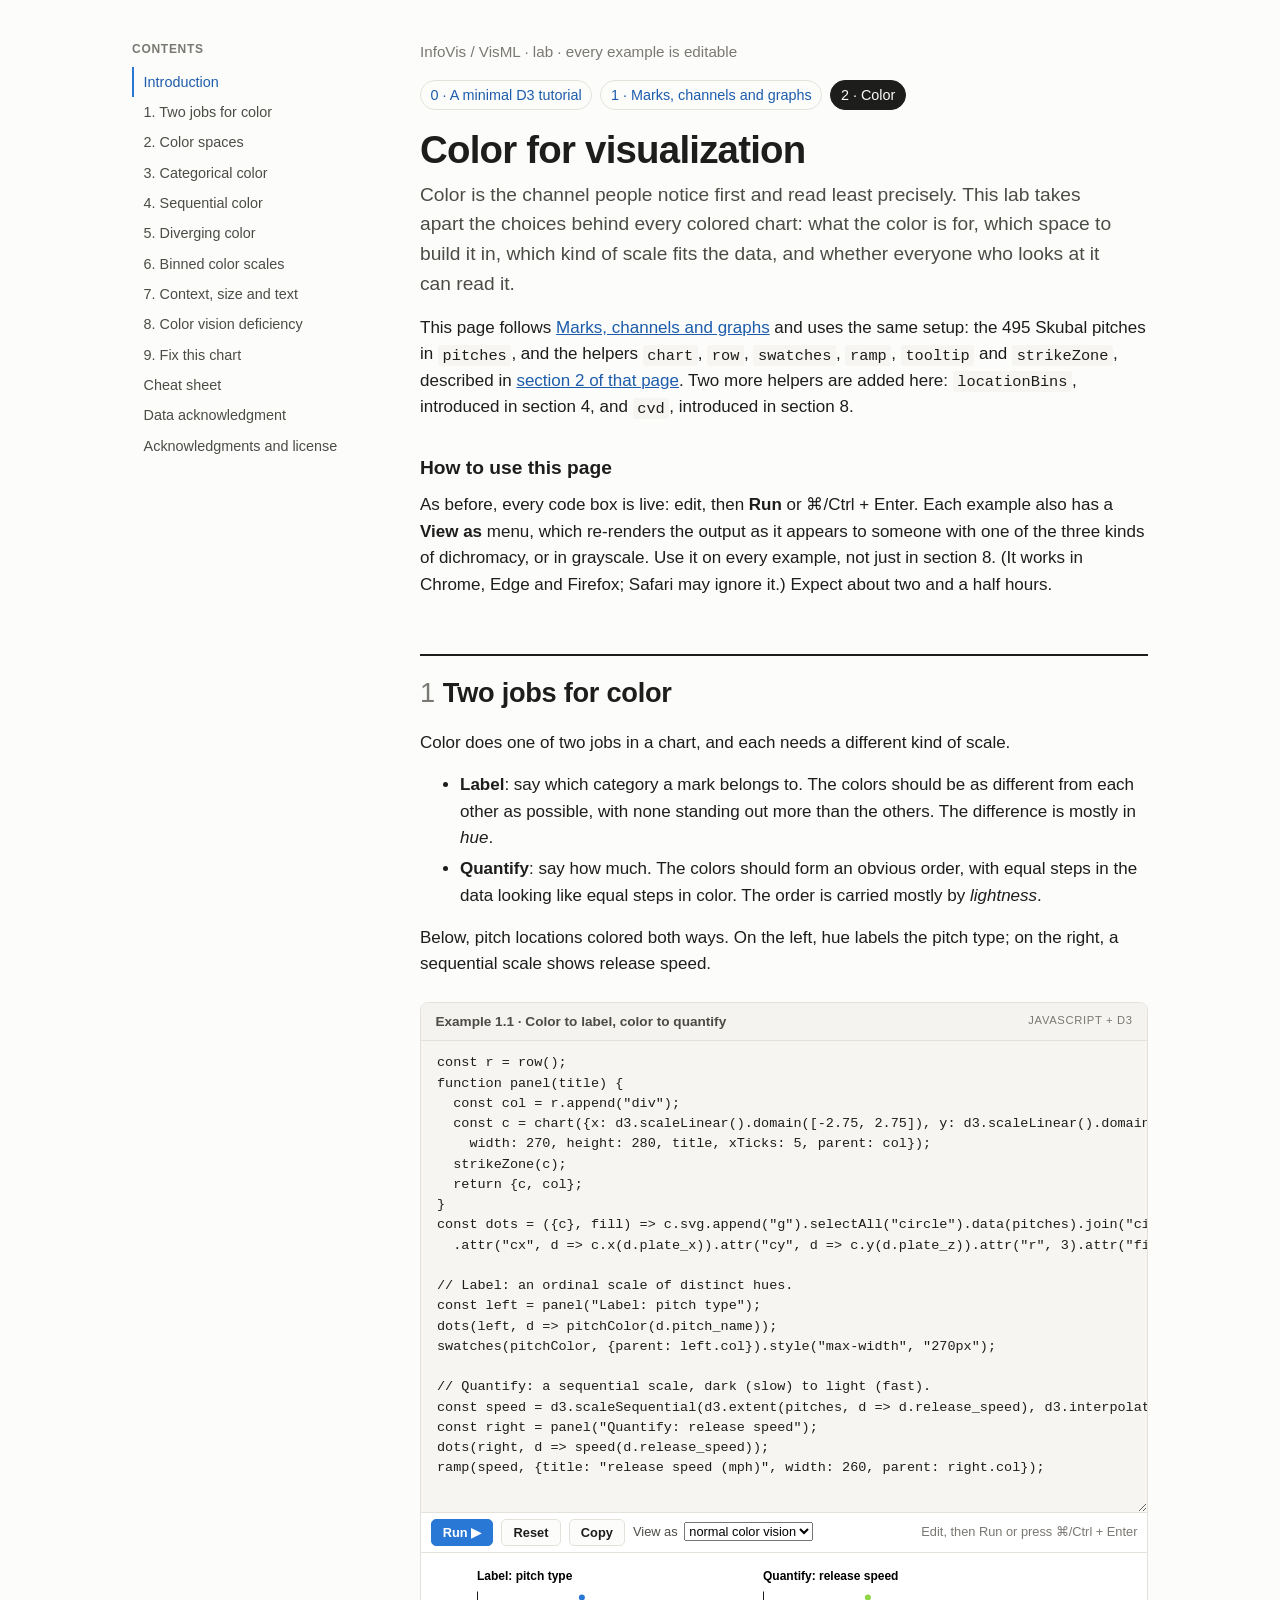
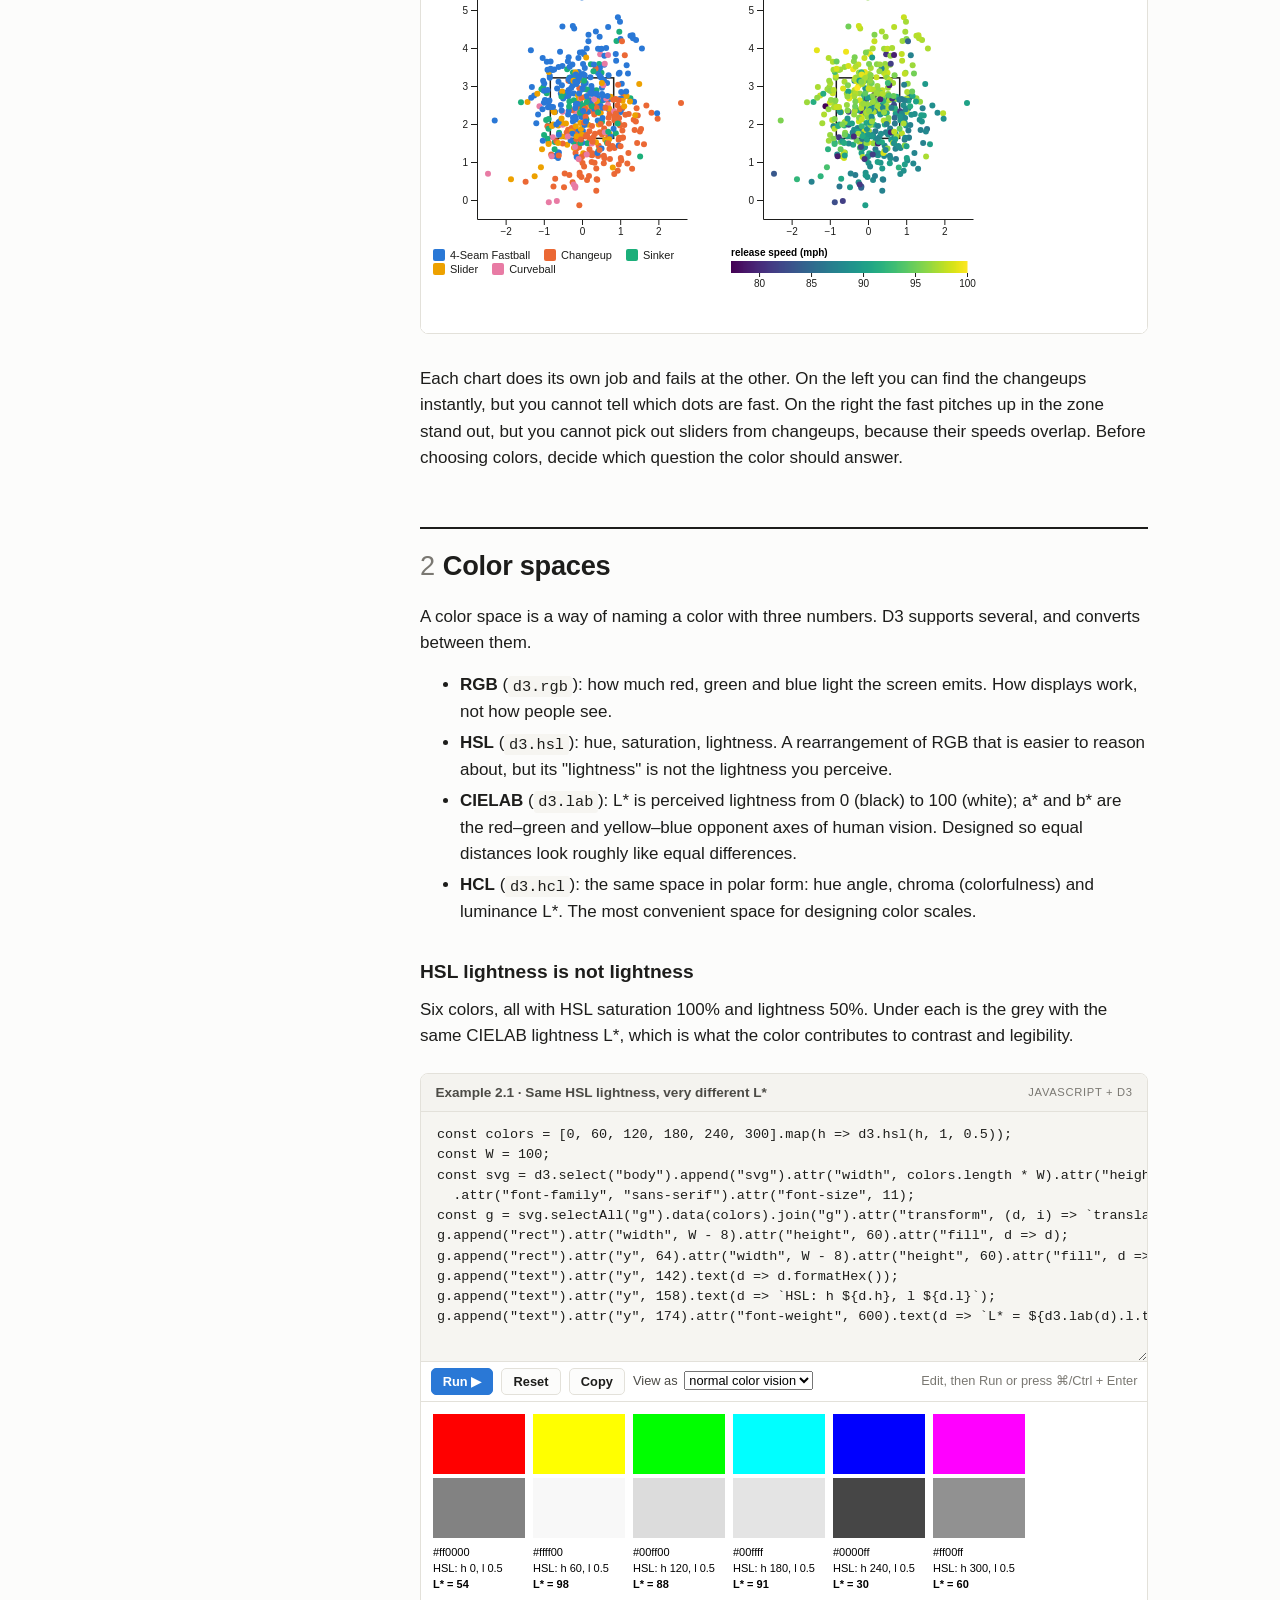
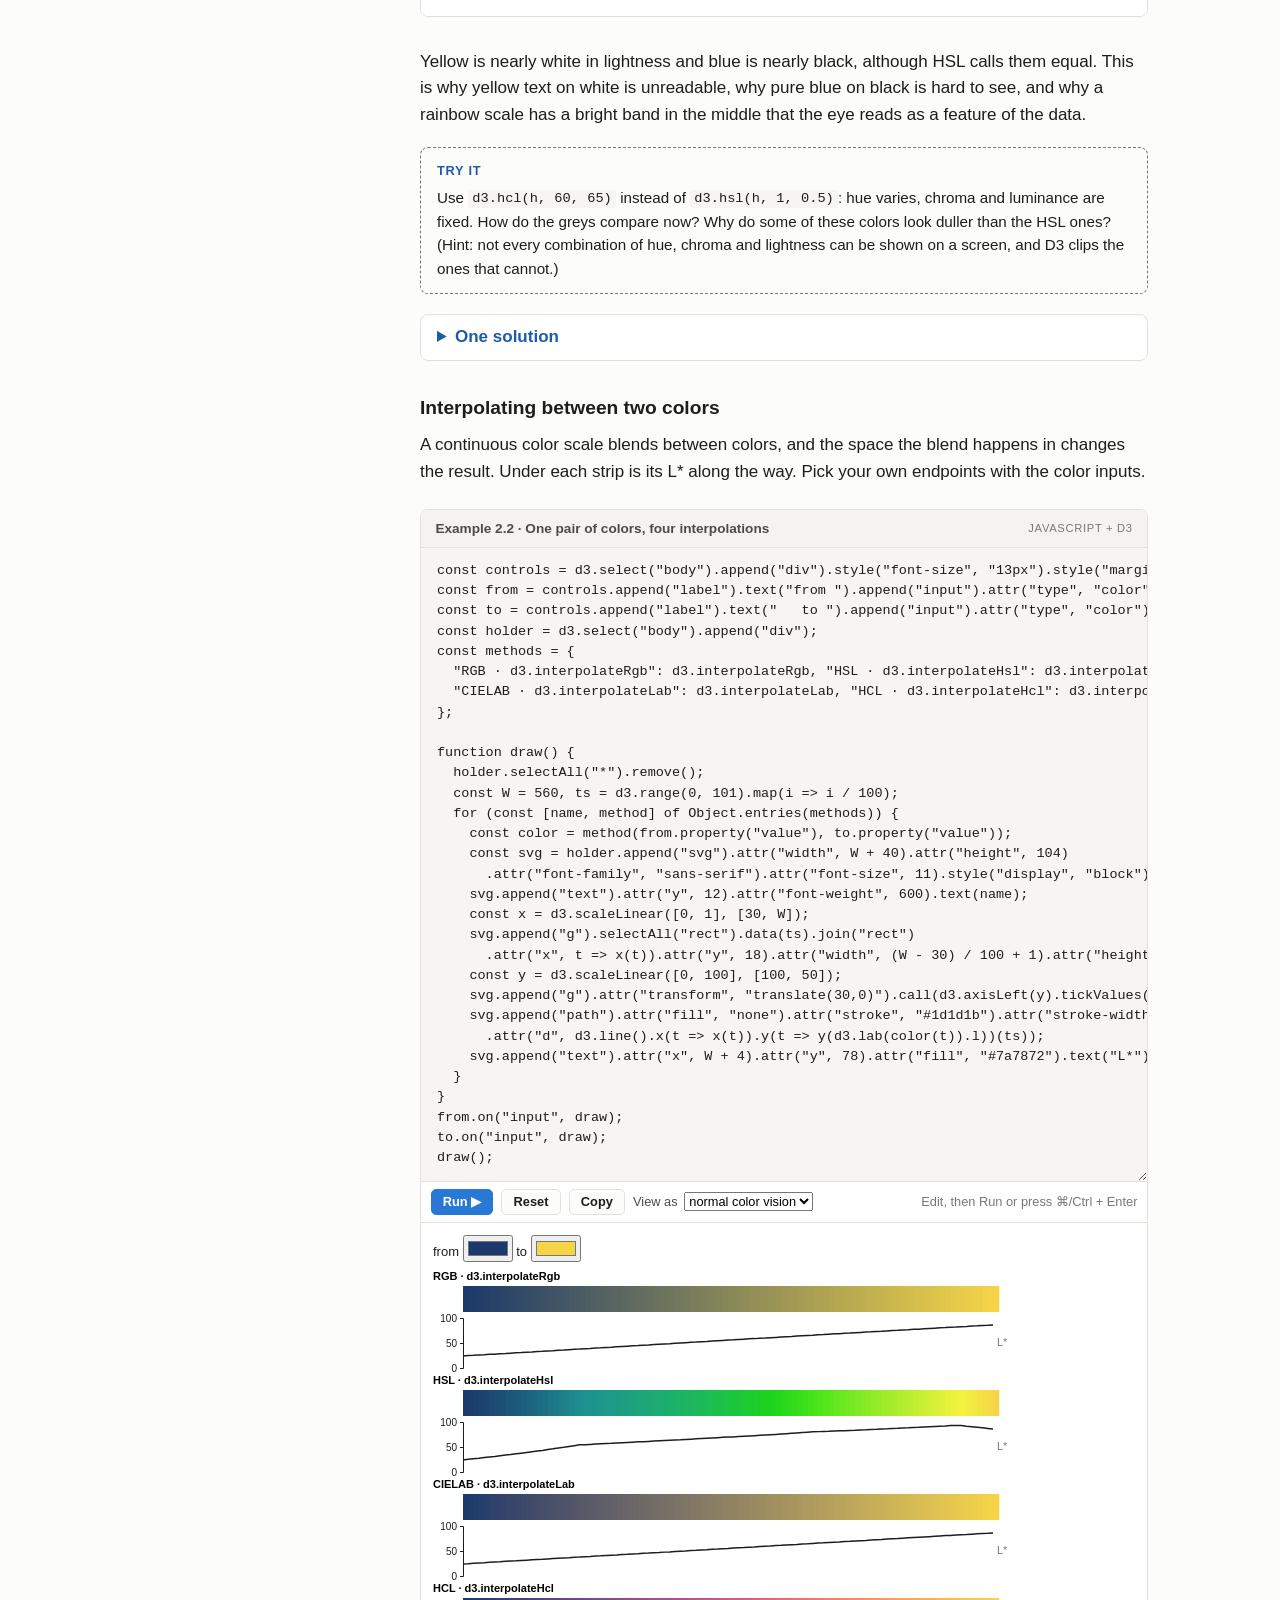
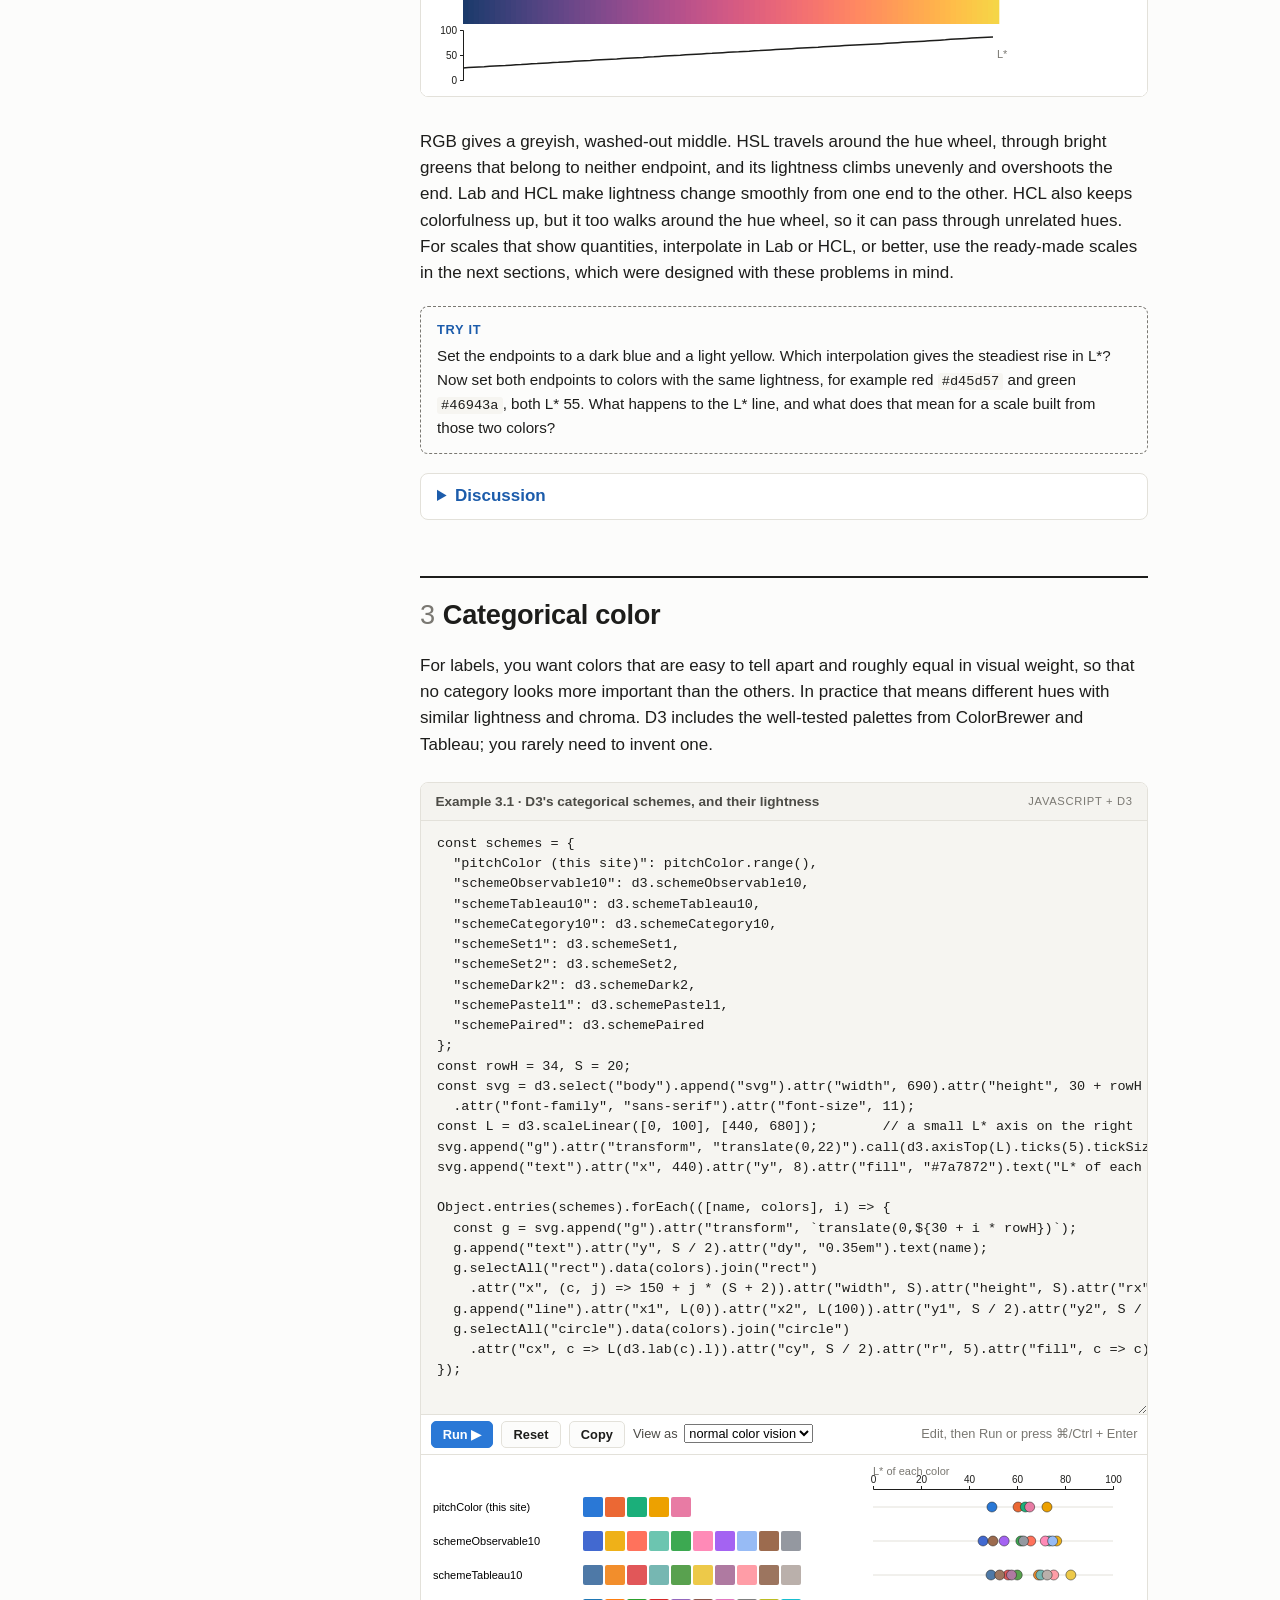
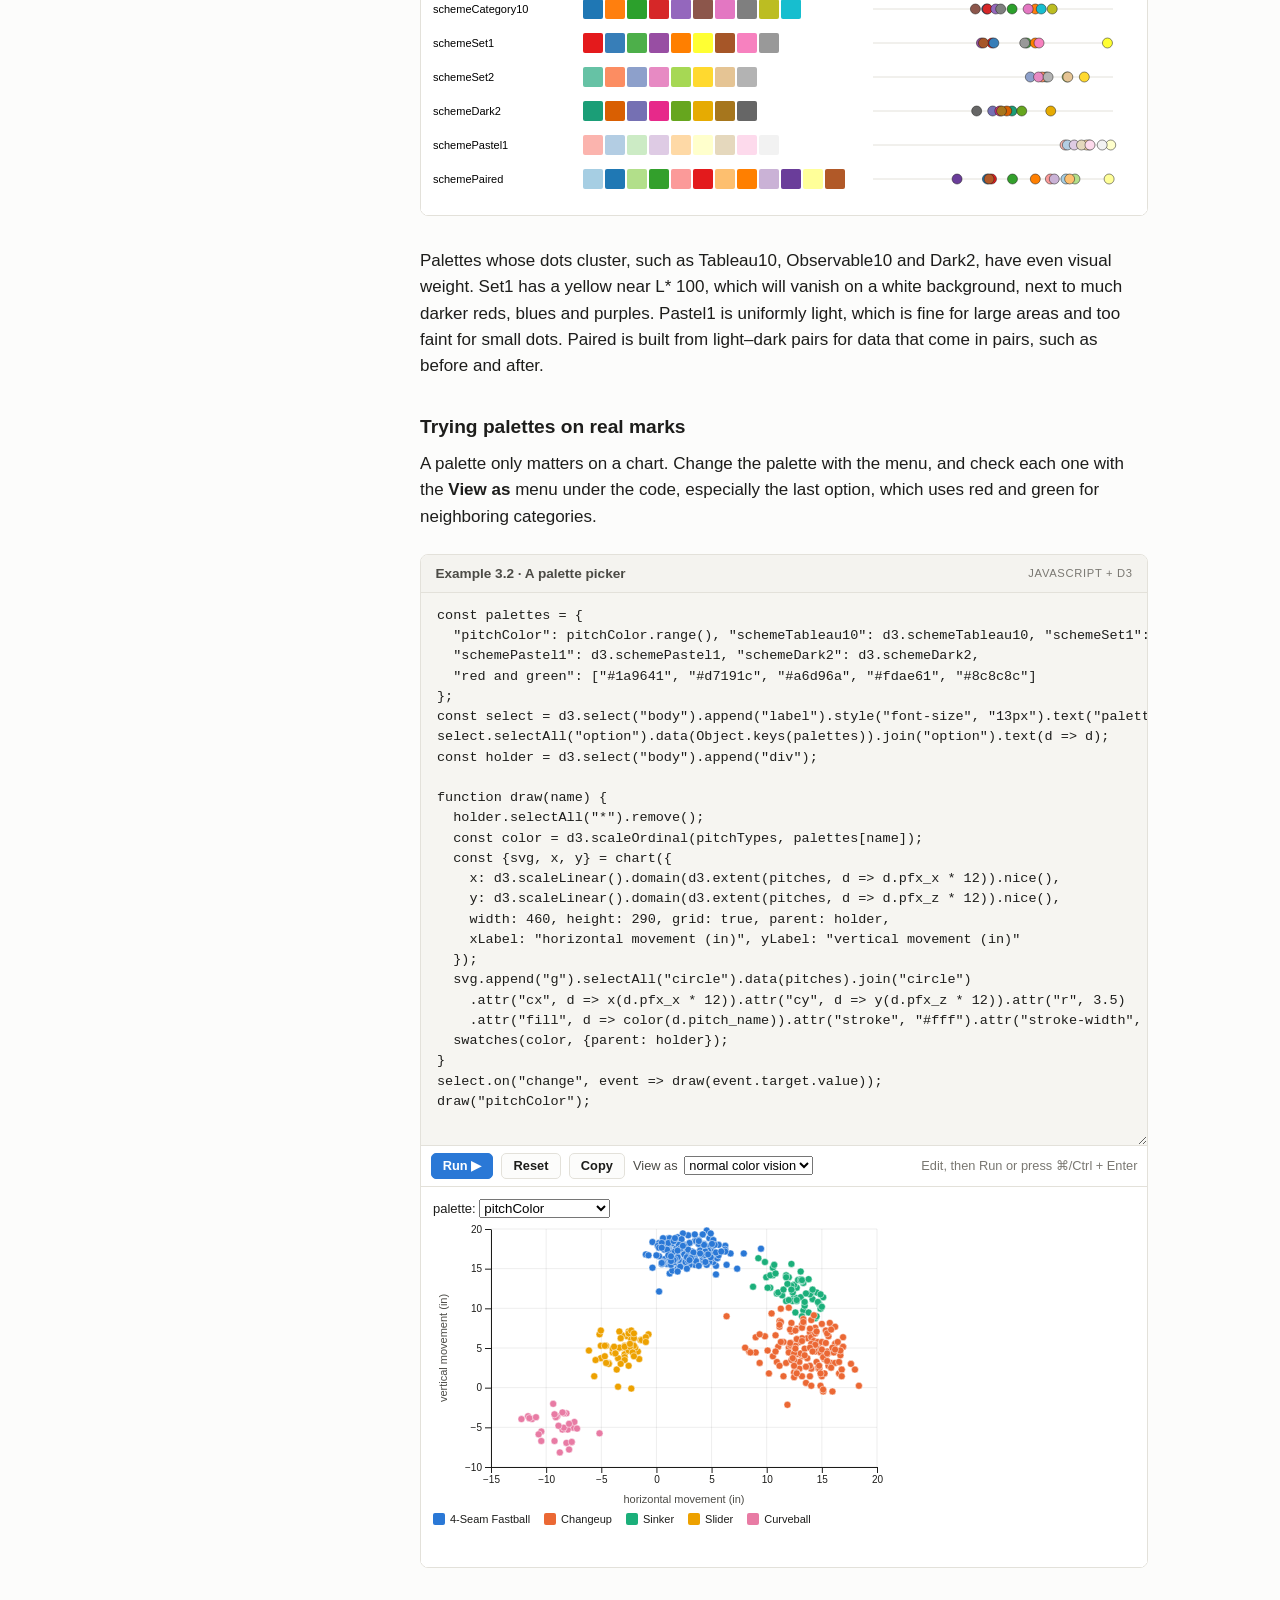
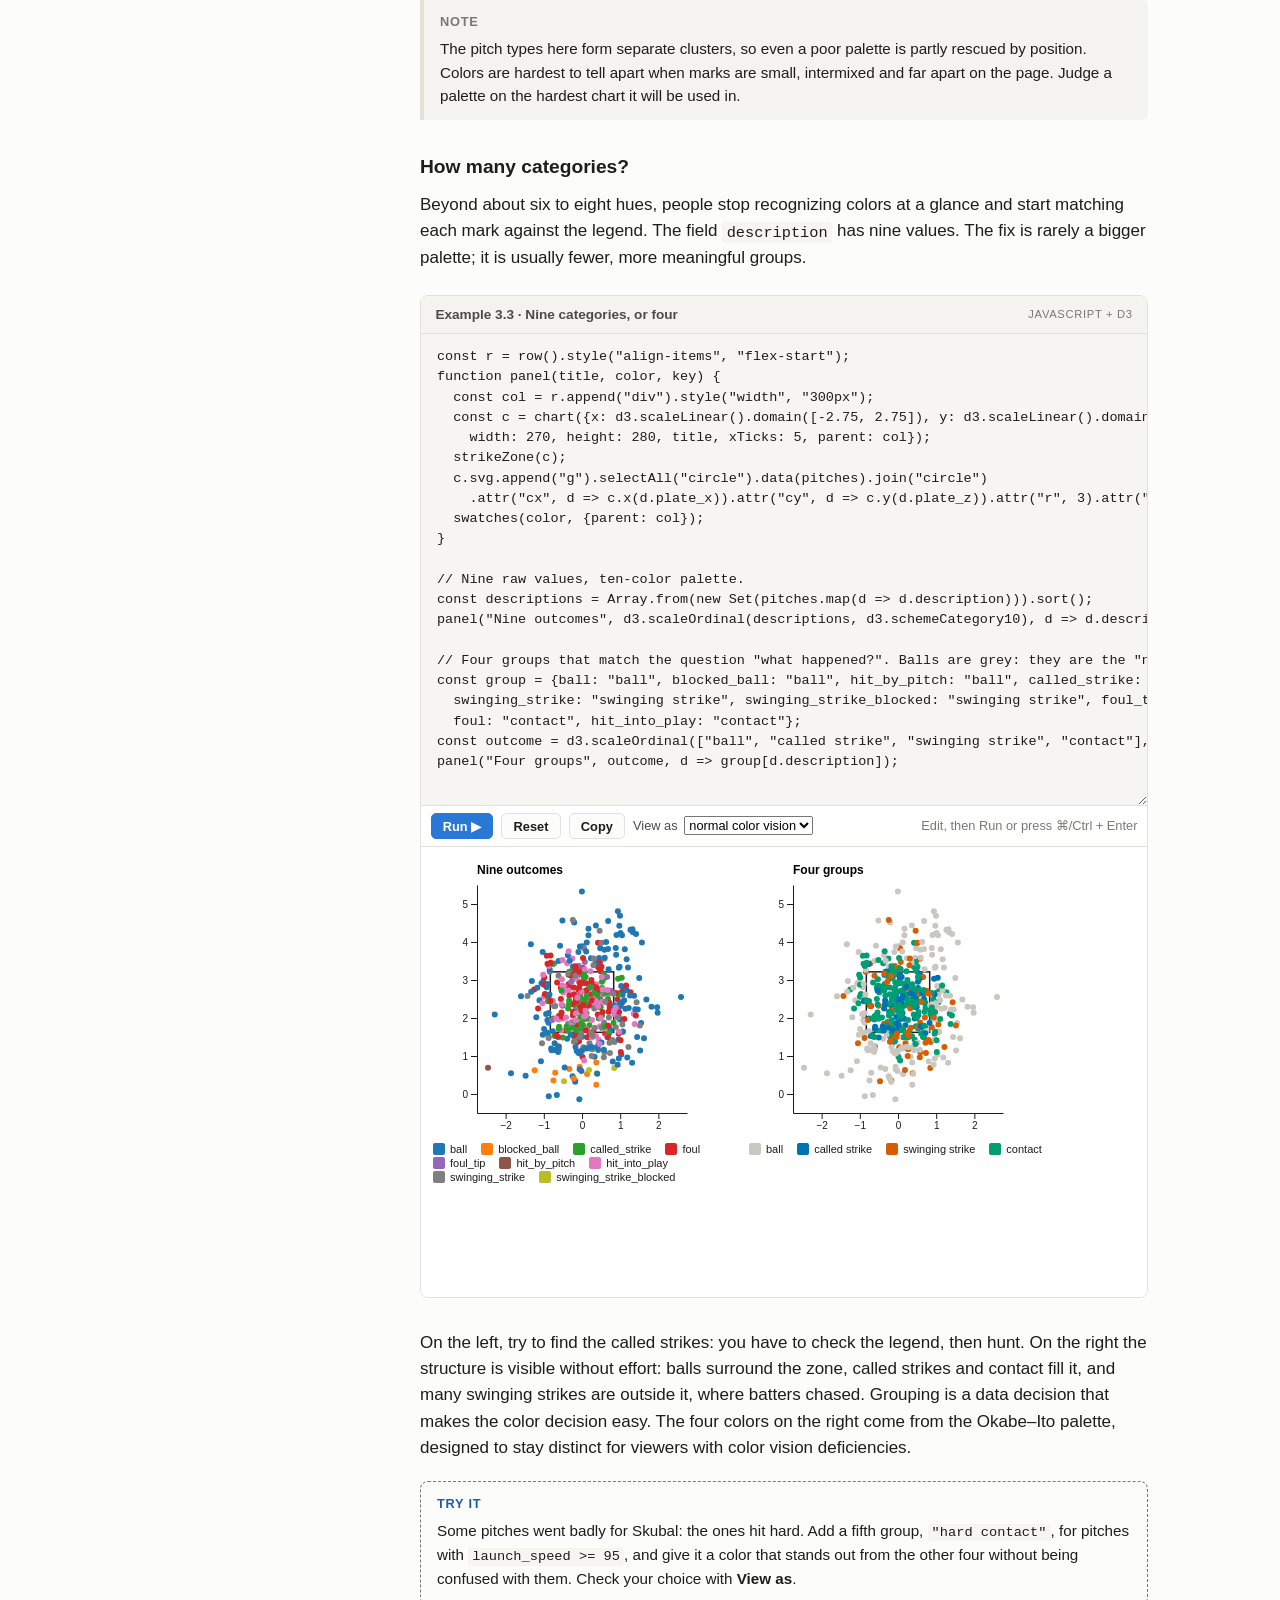
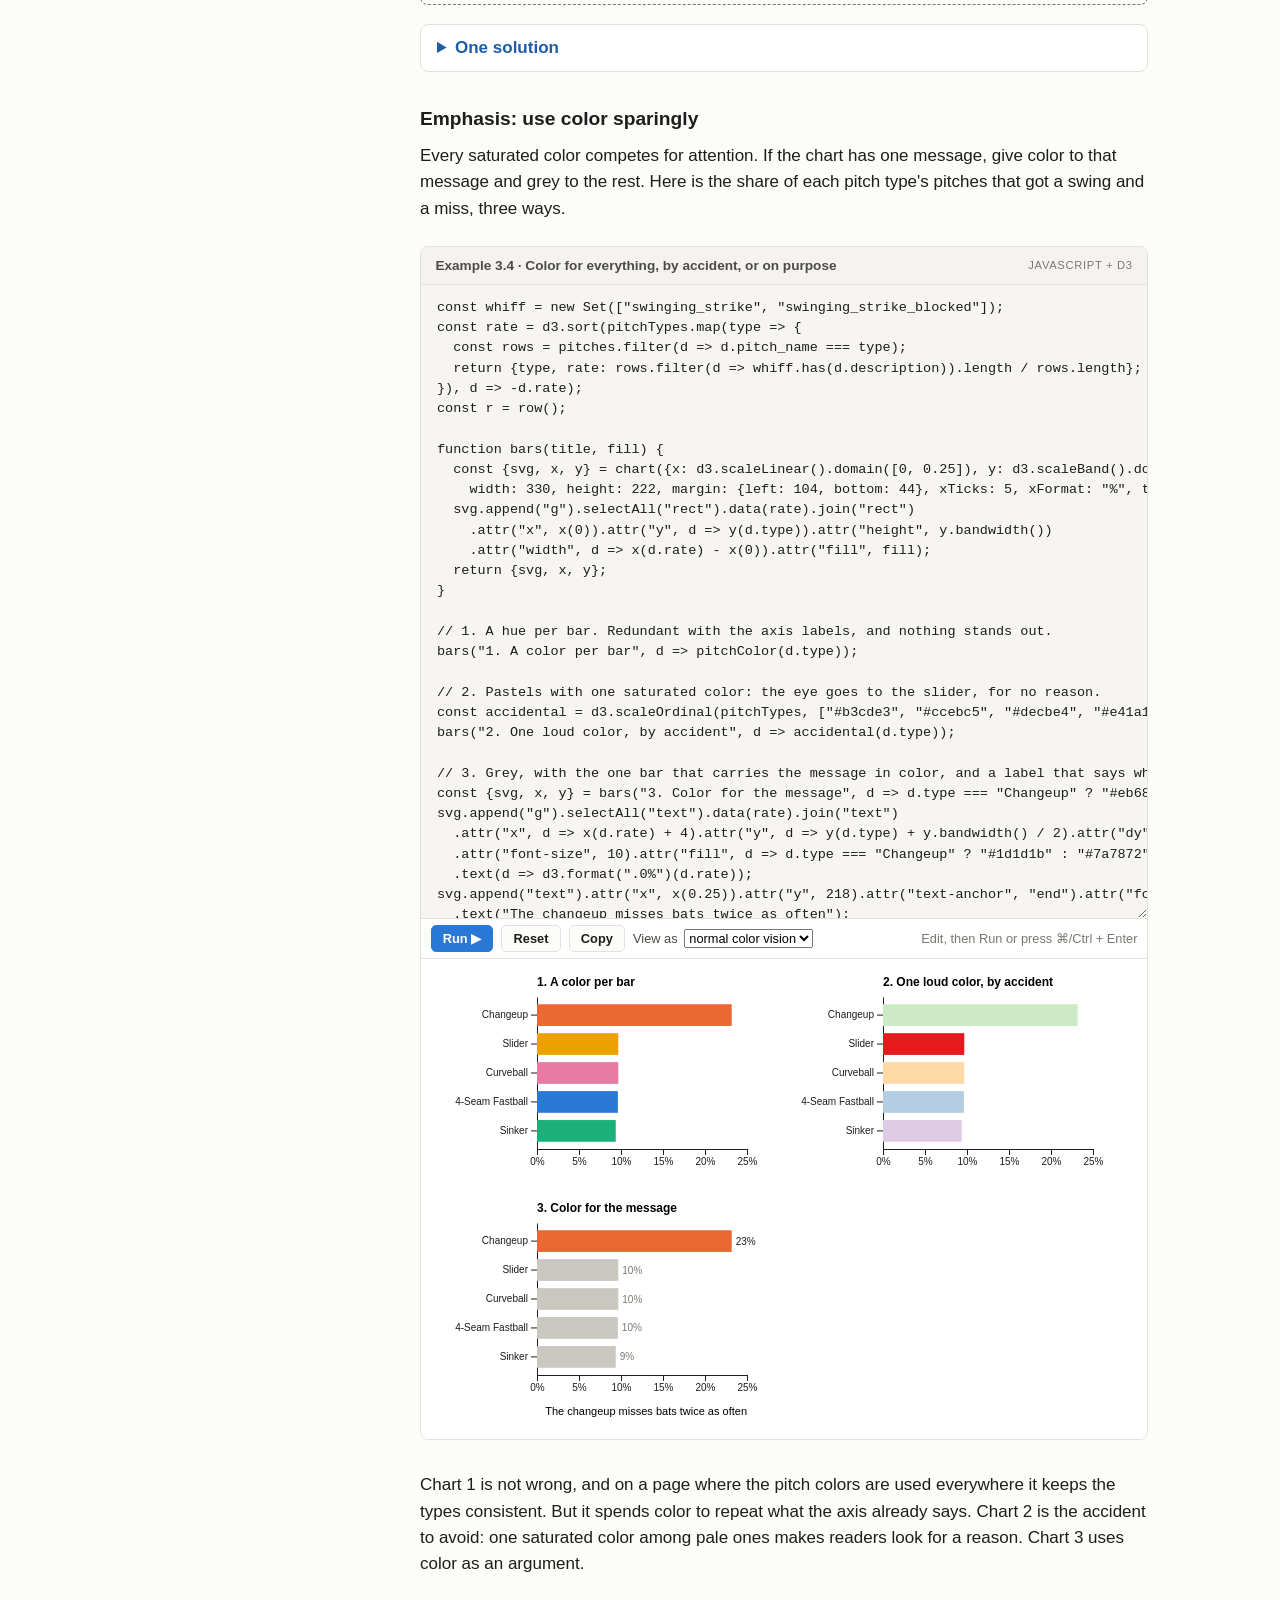
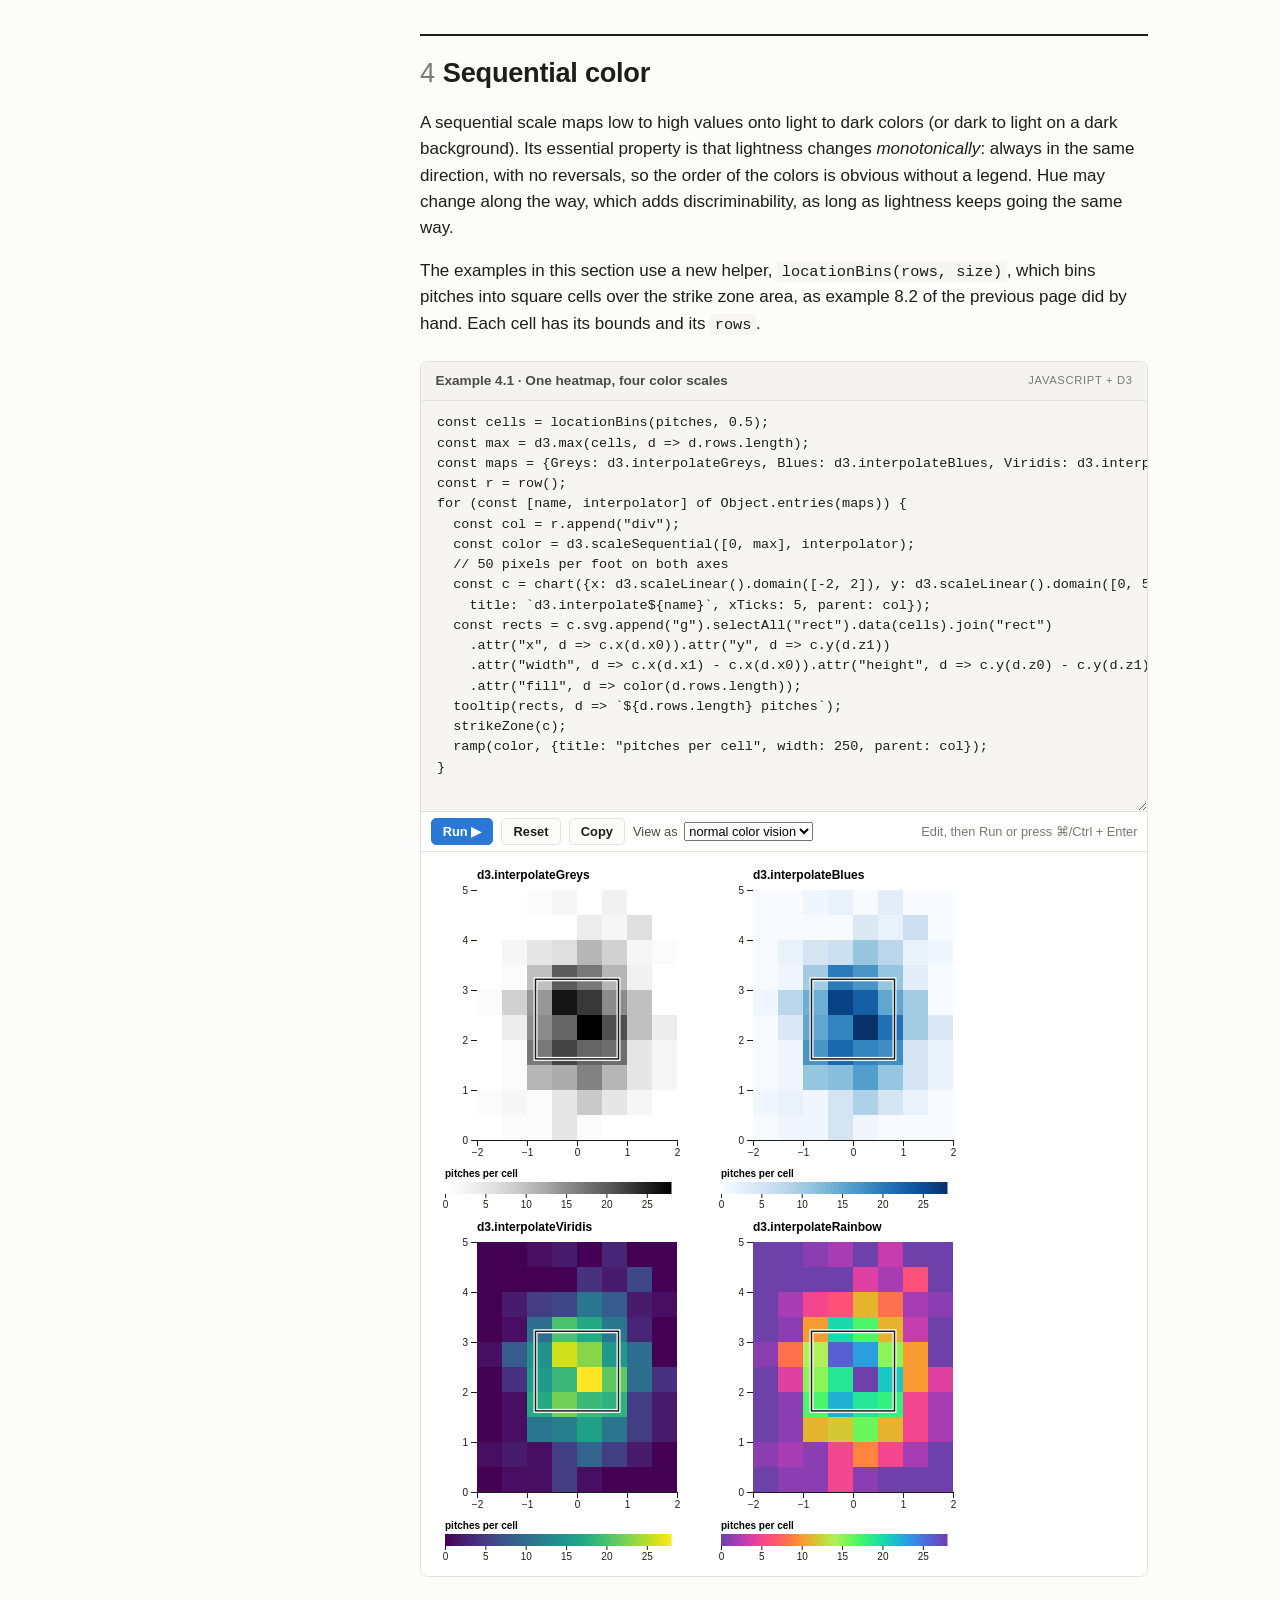
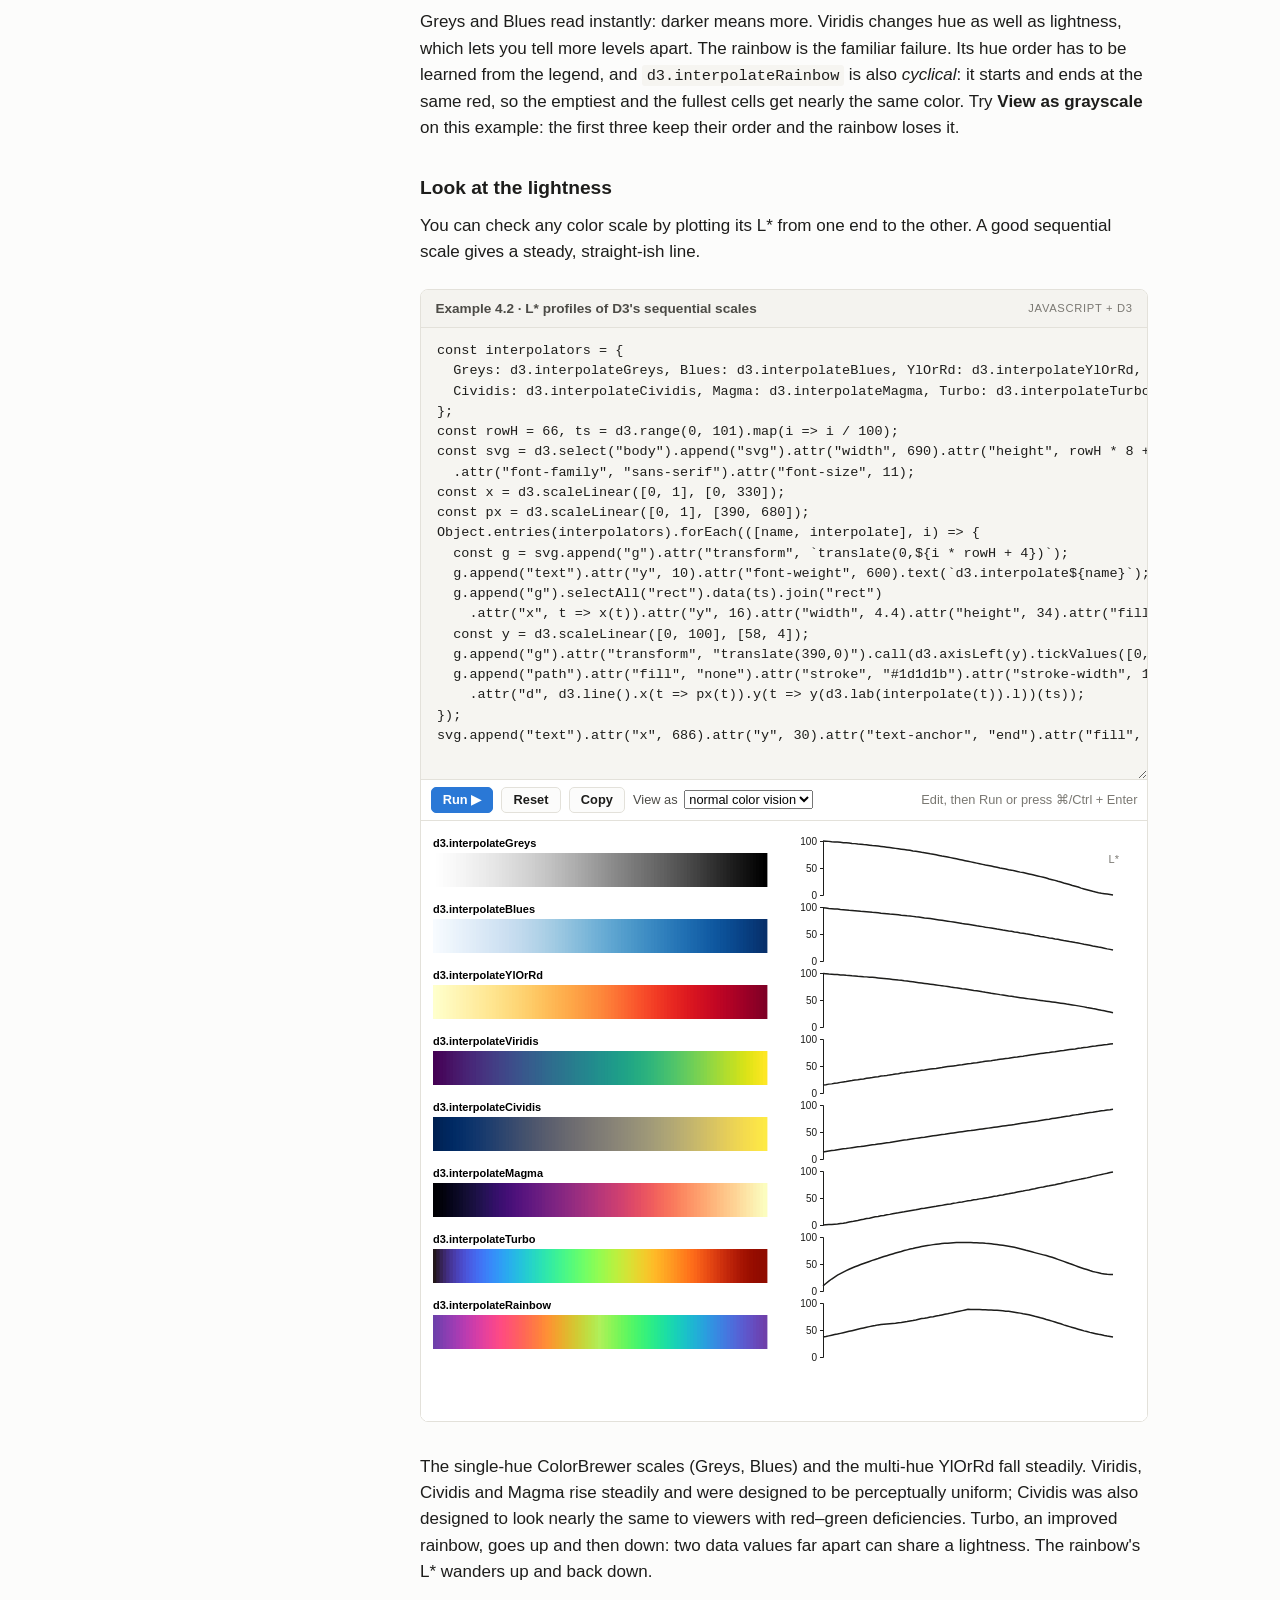
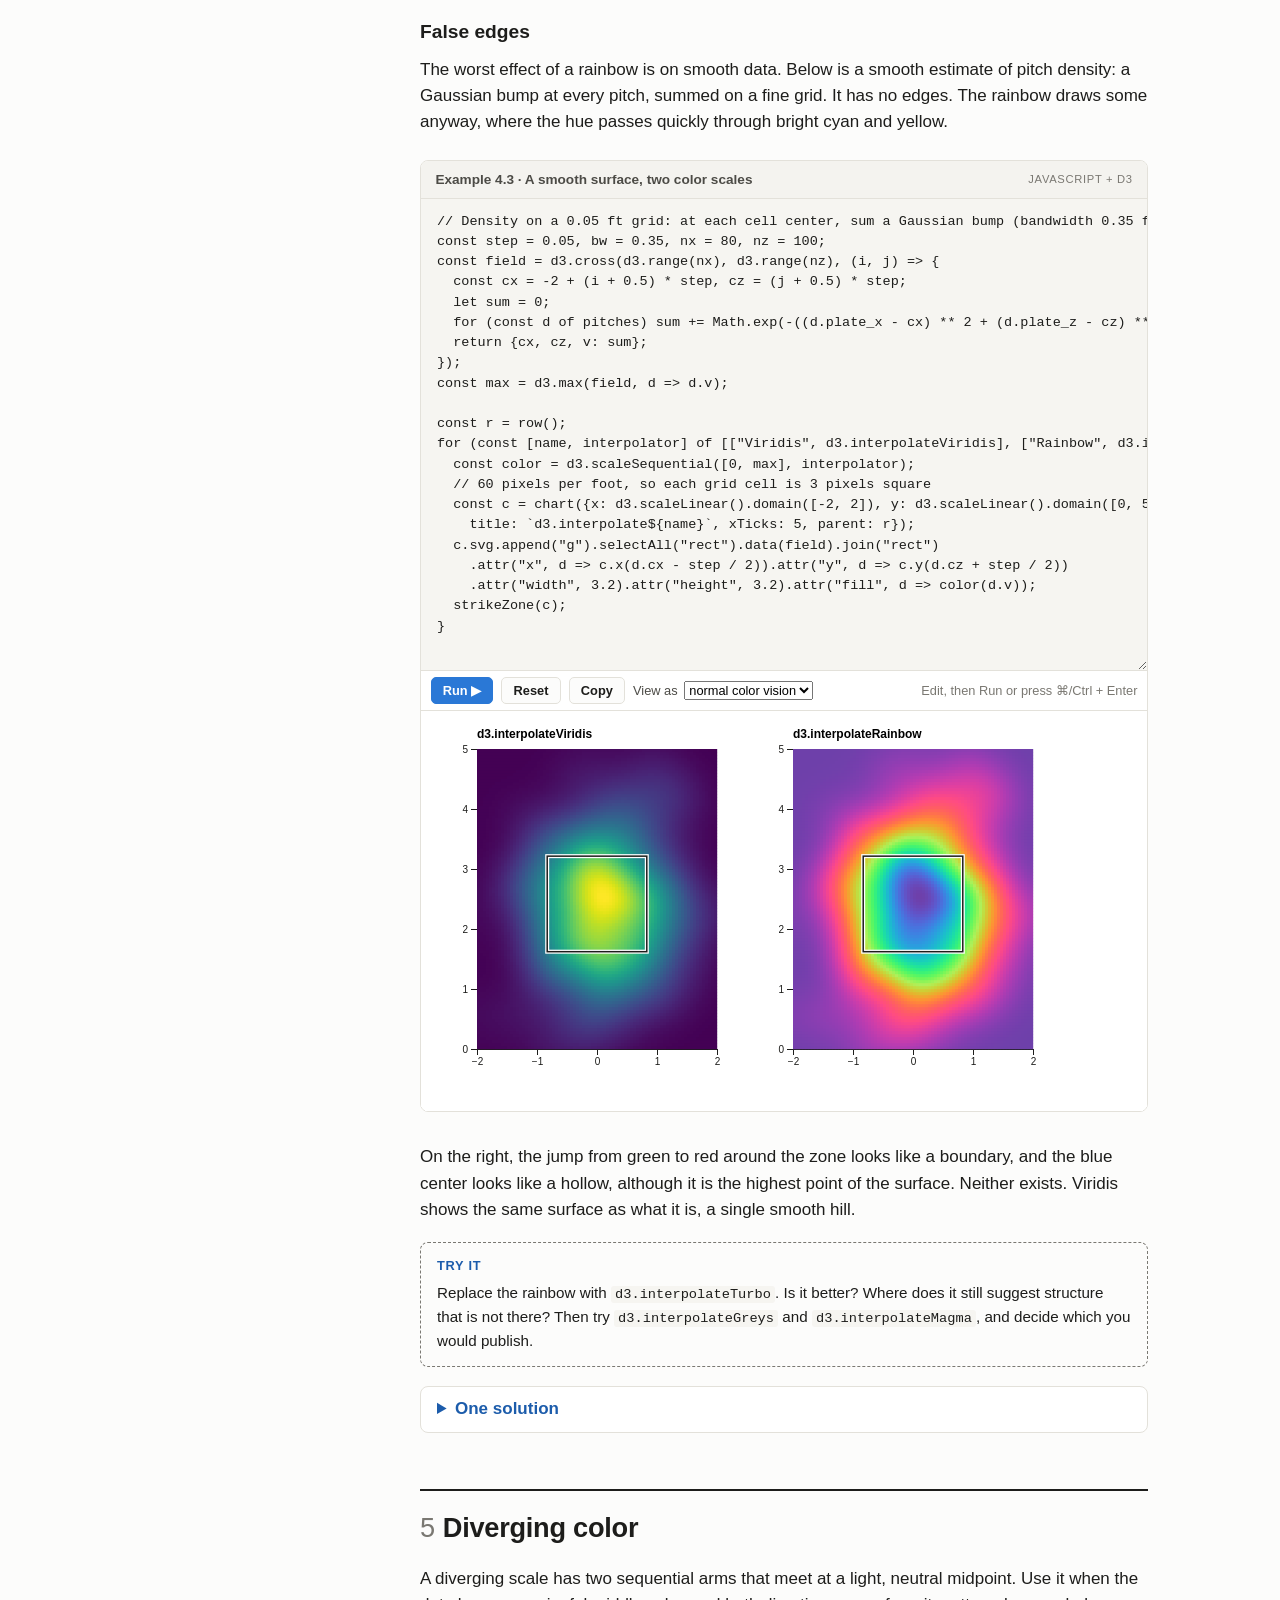
<file: color.html>
<!doctype html>
<html lang="en">
<head>
  <meta charset="utf-8">
  <meta name="viewport" content="width=device-width, initial-scale=1">
  <title>Color for visualization</title>
  <link rel="stylesheet" href="tutorial.css">
</head>
<body data-helpers data-vision>
<div class="layout">
<nav class="toc" aria-label="Contents">
  <div class="toc-title">Contents</div>
  <ol>
    <li><a href="#intro">Introduction</a></li>
    <li><a href="#jobs">1. Two jobs for color</a></li>
    <li><a href="#spaces">2. Color spaces</a></li>
    <li><a href="#categorical">3. Categorical color</a></li>
    <li><a href="#sequential">4. Sequential color</a></li>
    <li><a href="#diverging">5. Diverging color</a></li>
    <li><a href="#binned">6. Binned color scales</a></li>
    <li><a href="#context">7. Context, size and text</a></li>
    <li><a href="#cvd">8. Color vision deficiency</a></li>
    <li><a href="#fix">9. Fix this chart</a></li>
    <li><a href="#cheatsheet">Cheat sheet</a></li>
    <li><a href="#data-ack">Data acknowledgment</a></li>
    <li><a href="#license">Acknowledgments and license</a></li>
  </ol>
</nav>

<main>
<section id="intro">
  <p class="meta">InfoVis / VisML · lab · every example is editable</p>
  <div class="series-nav">
    <a href="index.html">0 · A minimal D3 tutorial</a>
    <a href="marks.html">1 · Marks, channels and graphs</a>
    <span>2 · Color</span>
  </div>
  <h1>Color for visualization</h1>
  <p class="lede">Color is the channel people notice first and read least precisely. This lab takes apart the choices behind every colored chart: what the color is for, which space to build it in, which kind of scale fits the data, and whether everyone who looks at it can read it.</p>

  <p>This page follows <a href="marks.html">Marks, channels and graphs</a> and uses the same setup: the 495 Skubal pitches in <code>pitches</code>, and the helpers <code>chart</code>, <code>row</code>, <code>swatches</code>, <code>ramp</code>, <code>tooltip</code> and <code>strikeZone</code>, described in <a href="marks.html#helper">section 2 of that page</a>. Two more helpers are added here: <code>locationBins</code>, introduced in section 4, and <code>cvd</code>, introduced in section 8.</p>

  <h3>How to use this page</h3>
  <p>As before, every code box is live: edit, then <strong>Run</strong> or ⌘/Ctrl + Enter. Each example also has a <strong>View as</strong> menu, which re-renders the output as it appears to someone with one of the three kinds of dichromacy, or in grayscale. Use it on every example, not just in section 8. (It works in Chrome, Edge and Firefox; Safari may ignore it.) Expect about two and a half hours.</p>
</section>

<section id="jobs">
  <h2><span class="num">1</span>Two jobs for color</h2>
  <p>Color does one of two jobs in a chart, and each needs a different kind of scale.</p>
  <ul>
    <li><strong>Label</strong>: say which category a mark belongs to. The colors should be as different from each other as possible, with none standing out more than the others. The difference is mostly in <em>hue</em>.</li>
    <li><strong>Quantify</strong>: say how much. The colors should form an obvious order, with equal steps in the data looking like equal steps in color. The order is carried mostly by <em>lightness</em>.</li>
  </ul>
  <p>Below, pitch locations colored both ways. On the left, hue labels the pitch type; on the right, a sequential scale shows release speed.</p>
  <figure class="example" data-mode="js" data-height="380" data-title="Example 1.1 · Color to label, color to quantify">
  <script type="text/plain">
    const r = row();
    function panel(title) {
      const col = r.append("div");
      const c = chart({x: d3.scaleLinear().domain([-2.75, 2.75]), y: d3.scaleLinear().domain([-0.5, 5.5]),
        width: 270, height: 280, title, xTicks: 5, parent: col});
      strikeZone(c);
      return {c, col};
    }
    const dots = ({c}, fill) => c.svg.append("g").selectAll("circle").data(pitches).join("circle")
      .attr("cx", d => c.x(d.plate_x)).attr("cy", d => c.y(d.plate_z)).attr("r", 3).attr("fill", fill);

    // Label: an ordinal scale of distinct hues.
    const left = panel("Label: pitch type");
    dots(left, d => pitchColor(d.pitch_name));
    swatches(pitchColor, {parent: left.col}).style("max-width", "270px");

    // Quantify: a sequential scale, dark (slow) to light (fast).
    const speed = d3.scaleSequential(d3.extent(pitches, d => d.release_speed), d3.interpolateViridis);
    const right = panel("Quantify: release speed");
    dots(right, d => speed(d.release_speed));
    ramp(speed, {title: "release speed (mph)", width: 260, parent: right.col});
  </script>
  </figure>
  <p>Each chart does its own job and fails at the other. On the left you can find the changeups instantly, but you cannot tell which dots are fast. On the right the fast pitches up in the zone stand out, but you cannot pick out sliders from changeups, because their speeds overlap. Before choosing colors, decide which question the color should answer.</p>
</section>

<section id="spaces">
  <h2><span class="num">2</span>Color spaces</h2>
  <p>A color space is a way of naming a color with three numbers. D3 supports several, and converts between them.</p>
  <ul>
    <li><strong>RGB</strong> (<code>d3.rgb</code>): how much red, green and blue light the screen emits. How displays work, not how people see.</li>
    <li><strong>HSL</strong> (<code>d3.hsl</code>): hue, saturation, lightness. A rearrangement of RGB that is easier to reason about, but its "lightness" is not the lightness you perceive.</li>
    <li><strong>CIELAB</strong> (<code>d3.lab</code>): L* is perceived lightness from 0 (black) to 100 (white); a* and b* are the red–green and yellow–blue opponent axes of human vision. Designed so equal distances look roughly like equal differences.</li>
    <li><strong>HCL</strong> (<code>d3.hcl</code>): the same space in polar form: hue angle, chroma (colorfulness) and luminance L*. The most convenient space for designing color scales.</li>
  </ul>

  <h3>HSL lightness is not lightness</h3>
  <p>Six colors, all with HSL saturation 100% and lightness 50%. Under each is the grey with the same CIELAB lightness L*, which is what the color contributes to contrast and legibility.</p>
  <figure class="example" data-mode="js" data-height="210" data-title="Example 2.1 · Same HSL lightness, very different L*">
  <script type="text/plain">
    const colors = [0, 60, 120, 180, 240, 300].map(h => d3.hsl(h, 1, 0.5));
    const W = 100;
    const svg = d3.select("body").append("svg").attr("width", colors.length * W).attr("height", 190)
      .attr("font-family", "sans-serif").attr("font-size", 11);
    const g = svg.selectAll("g").data(colors).join("g").attr("transform", (d, i) => `translate(${i * W},0)`);
    g.append("rect").attr("width", W - 8).attr("height", 60).attr("fill", d => d);
    g.append("rect").attr("y", 64).attr("width", W - 8).attr("height", 60).attr("fill", d => d3.lab(d3.lab(d).l, 0, 0));
    g.append("text").attr("y", 142).text(d => d.formatHex());
    g.append("text").attr("y", 158).text(d => `HSL: h ${d.h}, l ${d.l}`);
    g.append("text").attr("y", 174).attr("font-weight", 600).text(d => `L* = ${d3.lab(d).l.toFixed(0)}`);
  </script>
  </figure>
  <p>Yellow is nearly white in lightness and blue is nearly black, although HSL calls them equal. This is why yellow text on white is unreadable, why pure blue on black is hard to see, and why a rainbow scale has a bright band in the middle that the eye reads as a feature of the data.</p>
  <div class="exercise">Use <code>d3.hcl(h, 60, 65)</code> instead of <code>d3.hsl(h, 1, 0.5)</code>: hue varies, chroma and luminance are fixed. How do the greys compare now? Why do some of these colors look duller than the HSL ones? (Hint: not every combination of hue, chroma and lightness can be shown on a screen, and D3 clips the ones that cannot.)</div>
  <details class="solution"><summary>One solution</summary>
    <figure class="example" data-mode="js" data-height="330" data-title="Solution 2.1 · HSL and HCL, side by side">
    <script type="text/plain">
      const W = 100;
      const rows = [["d3.hsl(h, 1, 0.5)", h => d3.hsl(h, 1, 0.5)], ["d3.hcl(h, 60, 65)", h => d3.hcl(h, 60, 65)]];
      const svg = d3.select("body").append("svg").attr("width", 6 * W + 10).attr("height", 300)
        .attr("font-family", "sans-serif").attr("font-size", 11);
      rows.forEach(([name, make], r) => {
        const colors = [0, 60, 120, 180, 240, 300].map(make);
        const g = svg.append("g").attr("transform", `translate(0,${r * 150})`);
        g.append("text").attr("y", 12).attr("font-weight", 600).text(name);
        const cell = g.selectAll("g").data(colors).join("g").attr("transform", (d, i) => `translate(${i * W},20)`);
        cell.append("rect").attr("width", W - 8).attr("height", 44).attr("fill", d => d.formatHex());
        cell.append("rect").attr("y", 46).attr("width", W - 8).attr("height", 44).attr("fill", d => d3.lab(d3.lab(d.formatHex()).l, 0, 0));
        // displayable() is false when the color is outside what sRGB can show, and formatHex() clips it.
        cell.append("text").attr("y", 106).attr("font-weight", 600).text(d => `L* = ${d3.lab(d.formatHex()).l.toFixed(0)}`);
        cell.append("text").attr("y", 120).attr("fill", d => d.displayable() ? "#4c4b46" : "#b3261e")
          .text(d => d.displayable() ? "displayable" : "clipped");
      });
    </script>
    </figure>
    <p>With HCL the greys are nearly identical: L* 65 for four of the colors and 67 for the other two. Those two, the teal at hue 180 and the blue at 240, are marked "clipped": chroma 60 at that lightness is outside what an sRGB screen can show, so D3 clamps the channels, and that nudges their lightness. The HCL colors look duller than the HSL ones because they are: fully saturated HSL colors reach much higher chroma, but only by letting lightness swing from 30 to 98. You can have equal lightness or maximum colorfulness across hues, not both.</p>
  </details>

  <h3>Interpolating between two colors</h3>
  <p>A continuous color scale blends between colors, and the space the blend happens in changes the result. Under each strip is its L* along the way. Pick your own endpoints with the color inputs.</p>
  <figure class="example" data-mode="js" data-height="470" data-title="Example 2.2 · One pair of colors, four interpolations">
  <script type="text/plain">
    const controls = d3.select("body").append("div").style("font-size", "13px").style("margin-bottom", "6px");
    const from = controls.append("label").text("from ").append("input").attr("type", "color").property("value", "#1b3a6b");
    const to = controls.append("label").text("   to ").append("input").attr("type", "color").property("value", "#f5d547");
    const holder = d3.select("body").append("div");
    const methods = {
      "RGB · d3.interpolateRgb": d3.interpolateRgb, "HSL · d3.interpolateHsl": d3.interpolateHsl,
      "CIELAB · d3.interpolateLab": d3.interpolateLab, "HCL · d3.interpolateHcl": d3.interpolateHcl
    };

    function draw() {
      holder.selectAll("*").remove();
      const W = 560, ts = d3.range(0, 101).map(i => i / 100);
      for (const [name, method] of Object.entries(methods)) {
        const color = method(from.property("value"), to.property("value"));
        const svg = holder.append("svg").attr("width", W + 40).attr("height", 104)
          .attr("font-family", "sans-serif").attr("font-size", 11).style("display", "block");
        svg.append("text").attr("y", 12).attr("font-weight", 600).text(name);
        const x = d3.scaleLinear([0, 1], [30, W]);
        svg.append("g").selectAll("rect").data(ts).join("rect")
          .attr("x", t => x(t)).attr("y", 18).attr("width", (W - 30) / 100 + 1).attr("height", 26).attr("fill", t => color(t));
        const y = d3.scaleLinear([0, 100], [100, 50]);
        svg.append("g").attr("transform", "translate(30,0)").call(d3.axisLeft(y).tickValues([0, 50, 100]).tickSize(3));
        svg.append("path").attr("fill", "none").attr("stroke", "#1d1d1b").attr("stroke-width", 1.5)
          .attr("d", d3.line().x(t => x(t)).y(t => y(d3.lab(color(t)).l))(ts));
        svg.append("text").attr("x", W + 4).attr("y", 78).attr("fill", "#7a7872").text("L*");
      }
    }
    from.on("input", draw);
    to.on("input", draw);
    draw();
  </script>
  </figure>
  <p>RGB gives a greyish, washed-out middle. HSL travels around the hue wheel, through bright greens that belong to neither endpoint, and its lightness climbs unevenly and overshoots the end. Lab and HCL make lightness change smoothly from one end to the other. HCL also keeps colorfulness up, but it too walks around the hue wheel, so it can pass through unrelated hues. For scales that show quantities, interpolate in Lab or HCL, or better, use the ready-made scales in the next sections, which were designed with these problems in mind.</p>
  <div class="exercise">Set the endpoints to a dark blue and a light yellow. Which interpolation gives the steadiest rise in L*? Now set both endpoints to colors with the same lightness, for example red <code>#d45d57</code> and green <code>#46943a</code>, both L* 55. What happens to the L* line, and what does that mean for a scale built from those two colors?</div>
  <details class="solution"><summary>Discussion</summary>
    <p>From <code>#08306b</code> to <code>#ffffcc</code>, the largest gap between each L* line and a straight line from start to end is 0.2 for Lab, 1.0 for HCL, 1.7 for RGB and 33 for HSL. Lab gives the steadiest rise, and RGB is close only because these endpoints happen to differ mostly in lightness; HSL's detour around the hue wheel throws its lightness far off.</p>
    <p>With <code>#d45d57</code> and <code>#46943a</code>, both at L* 55, the Lab and HCL lines are flat, and the RGB line sags in the middle, which is the muddy brown. A flat L* line means the scale has no lightness order at all: in grayscale every value looks the same, and the difference between the ends rests entirely on hue. For a reader with deuteranopia those two ends are only ΔE 6 apart. Never build a scale for quantities from two colors of equal lightness.</p>
  </details>
</section>

<section id="categorical">
  <h2><span class="num">3</span>Categorical color</h2>
  <p>For labels, you want colors that are easy to tell apart and roughly equal in visual weight, so that no category looks more important than the others. In practice that means different hues with similar lightness and chroma. D3 includes the well-tested palettes from ColorBrewer and Tableau; you rarely need to invent one.</p>
  <figure class="example" data-mode="js" data-height="360" data-title="Example 3.1 · D3's categorical schemes, and their lightness">
  <script type="text/plain">
    const schemes = {
      "pitchColor (this site)": pitchColor.range(),
      "schemeObservable10": d3.schemeObservable10,
      "schemeTableau10": d3.schemeTableau10,
      "schemeCategory10": d3.schemeCategory10,
      "schemeSet1": d3.schemeSet1,
      "schemeSet2": d3.schemeSet2,
      "schemeDark2": d3.schemeDark2,
      "schemePastel1": d3.schemePastel1,
      "schemePaired": d3.schemePaired
    };
    const rowH = 34, S = 20;
    const svg = d3.select("body").append("svg").attr("width", 690).attr("height", 30 + rowH * Object.keys(schemes).length)
      .attr("font-family", "sans-serif").attr("font-size", 11);
    const L = d3.scaleLinear([0, 100], [440, 680]);        // a small L* axis on the right
    svg.append("g").attr("transform", "translate(0,22)").call(d3.axisTop(L).ticks(5).tickSize(3));
    svg.append("text").attr("x", 440).attr("y", 8).attr("fill", "#7a7872").text("L* of each color");

    Object.entries(schemes).forEach(([name, colors], i) => {
      const g = svg.append("g").attr("transform", `translate(0,${30 + i * rowH})`);
      g.append("text").attr("y", S / 2).attr("dy", "0.35em").text(name);
      g.selectAll("rect").data(colors).join("rect")
        .attr("x", (c, j) => 150 + j * (S + 2)).attr("width", S).attr("height", S).attr("rx", 2).attr("fill", c => c);
      g.append("line").attr("x1", L(0)).attr("x2", L(100)).attr("y1", S / 2).attr("y2", S / 2).attr("stroke", "#e3e1da");
      g.selectAll("circle").data(colors).join("circle")
        .attr("cx", c => L(d3.lab(c).l)).attr("cy", S / 2).attr("r", 5).attr("fill", c => c).attr("stroke", "#1d1d1b").attr("stroke-width", 0.5);
    });
  </script>
  </figure>
  <p>Palettes whose dots cluster, such as Tableau10, Observable10 and Dark2, have even visual weight. Set1 has a yellow near L* 100, which will vanish on a white background, next to much darker reds, blues and purples. Pastel1 is uniformly light, which is fine for large areas and too faint for small dots. Paired is built from light–dark pairs for data that come in pairs, such as before and after.</p>

  <h3>Trying palettes on real marks</h3>
  <p>A palette only matters on a chart. Change the palette with the menu, and check each one with the <strong>View as</strong> menu under the code, especially the last option, which uses red and green for neighboring categories.</p>
  <figure class="example" data-mode="js" data-height="380" data-title="Example 3.2 · A palette picker">
  <script type="text/plain">
    const palettes = {
      "pitchColor": pitchColor.range(), "schemeTableau10": d3.schemeTableau10, "schemeSet1": d3.schemeSet1,
      "schemePastel1": d3.schemePastel1, "schemeDark2": d3.schemeDark2,
      "red and green": ["#1a9641", "#d7191c", "#a6d96a", "#fdae61", "#8c8c8c"]
    };
    const select = d3.select("body").append("label").style("font-size", "13px").text("palette: ").append("select");
    select.selectAll("option").data(Object.keys(palettes)).join("option").text(d => d);
    const holder = d3.select("body").append("div");

    function draw(name) {
      holder.selectAll("*").remove();
      const color = d3.scaleOrdinal(pitchTypes, palettes[name]);
      const {svg, x, y} = chart({
        x: d3.scaleLinear().domain(d3.extent(pitches, d => d.pfx_x * 12)).nice(),
        y: d3.scaleLinear().domain(d3.extent(pitches, d => d.pfx_z * 12)).nice(),
        width: 460, height: 290, grid: true, parent: holder,
        xLabel: "horizontal movement (in)", yLabel: "vertical movement (in)"
      });
      svg.append("g").selectAll("circle").data(pitches).join("circle")
        .attr("cx", d => x(d.pfx_x * 12)).attr("cy", d => y(d.pfx_z * 12)).attr("r", 3.5)
        .attr("fill", d => color(d.pitch_name)).attr("stroke", "#fff").attr("stroke-width", 0.5);
      swatches(color, {parent: holder});
    }
    select.on("change", event => draw(event.target.value));
    draw("pitchColor");
  </script>
  </figure>
  <aside class="note">The pitch types here form separate clusters, so even a poor palette is partly rescued by position. Colors are hardest to tell apart when marks are small, intermixed and far apart on the page. Judge a palette on the hardest chart it will be used in.</aside>

  <h3>How many categories?</h3>
  <p>Beyond about six to eight hues, people stop recognizing colors at a glance and start matching each mark against the legend. The field <code>description</code> has nine values. The fix is rarely a bigger palette; it is usually fewer, more meaningful groups.</p>
  <figure class="example" data-mode="js" data-height="450" data-title="Example 3.3 · Nine categories, or four">
  <script type="text/plain">
    const r = row().style("align-items", "flex-start");
    function panel(title, color, key) {
      const col = r.append("div").style("width", "300px");
      const c = chart({x: d3.scaleLinear().domain([-2.75, 2.75]), y: d3.scaleLinear().domain([-0.5, 5.5]),
        width: 270, height: 280, title, xTicks: 5, parent: col});
      strikeZone(c);
      c.svg.append("g").selectAll("circle").data(pitches).join("circle")
        .attr("cx", d => c.x(d.plate_x)).attr("cy", d => c.y(d.plate_z)).attr("r", 3).attr("fill", d => color(key(d)));
      swatches(color, {parent: col});
    }

    // Nine raw values, ten-color palette.
    const descriptions = Array.from(new Set(pitches.map(d => d.description))).sort();
    panel("Nine outcomes", d3.scaleOrdinal(descriptions, d3.schemeCategory10), d => d.description);

    // Four groups that match the question "what happened?". Balls are grey: they are the "nothing happened" case.
    const group = {ball: "ball", blocked_ball: "ball", hit_by_pitch: "ball", called_strike: "called strike",
      swinging_strike: "swinging strike", swinging_strike_blocked: "swinging strike", foul_tip: "swinging strike",
      foul: "contact", hit_into_play: "contact"};
    const outcome = d3.scaleOrdinal(["ball", "called strike", "swinging strike", "contact"], ["#c9c7bf", "#0072b2", "#d55e00", "#009e73"]);
    panel("Four groups", outcome, d => group[d.description]);
  </script>
  </figure>
  <p>On the left, try to find the called strikes: you have to check the legend, then hunt. On the right the structure is visible without effort: balls surround the zone, called strikes and contact fill it, and many swinging strikes are outside it, where batters chased. Grouping is a data decision that makes the color decision easy. The four colors on the right come from the Okabe–Ito palette, designed to stay distinct for viewers with color vision deficiencies.</p>
  <div class="exercise">Some pitches went badly for Skubal: the ones hit hard. Add a fifth group, <code>"hard contact"</code>, for pitches with <code>launch_speed &gt;= 95</code>, and give it a color that stands out from the other four without being confused with them. Check your choice with <strong>View as</strong>.</div>
  <details class="solution"><summary>One solution</summary>
    <figure class="example" data-mode="js" data-height="440" data-title="Solution 3.3 · Five groups, with hard contact on top">
    <script type="text/plain">
      const group = {ball: "ball", blocked_ball: "ball", hit_by_pitch: "ball", called_strike: "called strike",
        swinging_strike: "swinging strike", swinging_strike_blocked: "swinging strike", foul_tip: "swinging strike",
        foul: "contact", hit_into_play: "contact"};
      const groupOf = d => d.launch_speed >= 95 ? "hard contact" : group[d.description];
      const outcome = d3.scaleOrdinal(["ball", "called strike", "swinging strike", "contact", "hard contact"],
                                      ["#c9c7bf", "#0072b2", "#d55e00", "#009e73", "#000000"]);

      const c = chart({x: d3.scaleLinear().domain([-2.75, 2.75]), y: d3.scaleLinear().domain([-0.5, 5.5]),
        width: 270, height: 280, title: "Five groups", xTicks: 5});
      strikeZone(c);
      // Hard contact last, so it is drawn on top, and a little larger.
      c.svg.append("g").selectAll("circle").data(d3.sort(pitches, d => groupOf(d) === "hard contact")).join("circle")
        .attr("cx", d => c.x(d.plate_x)).attr("cy", d => c.y(d.plate_z))
        .attr("r", d => groupOf(d) === "hard contact" ? 4 : 3).attr("fill", d => outcome(groupOf(d)));
      swatches(outcome);

      // How close is the new color to the others, for each kind of vision?
      const dE = (a, b) => { const p = d3.lab(a), q = d3.lab(b); return Math.hypot(p.l - q.l, p.a - q.a, p.b - q.b); };
      for (const kind of ["normal", "protanopia", "deuteranopia", "tritanopia"]) {
        const sim = color => kind === "normal" ? color : cvd(color, kind);
        const closest = d3.min(outcome.range().slice(0, 4), other => dE(sim("#000000"), sim(other)));
        console.log(`${kind}: closest other group is ΔE ${closest.toFixed(1)} away`);
      }
    </script>
    </figure>
    <p>34 pitches were hit at 95 mph or more. Black is the simplest choice: it is far from all four other colors for every kind of vision (ΔE above 55), and it stands out without competing hue. The remaining Okabe–Ito colors also work: reddish purple <code>#cc79a7</code> stays at least ΔE 18 from the others under every simulation. Two traps: another blue would be confused with "called strike", and yellow <code>#f0e442</code> is nearly invisible on white. Drawing the group last, and slightly larger, matters as much as the color.</p>
  </details>

  <h3>Emphasis: use color sparingly</h3>
  <p>Every saturated color competes for attention. If the chart has one message, give color to that message and grey to the rest. Here is the share of each pitch type's pitches that got a swing and a miss, three ways.</p>
  <figure class="example" data-mode="js" data-height="480" data-title="Example 3.4 · Color for everything, by accident, or on purpose">
  <script type="text/plain">
    const whiff = new Set(["swinging_strike", "swinging_strike_blocked"]);
    const rate = d3.sort(pitchTypes.map(type => {
      const rows = pitches.filter(d => d.pitch_name === type);
      return {type, rate: rows.filter(d => whiff.has(d.description)).length / rows.length};
    }), d => -d.rate);
    const r = row();

    function bars(title, fill) {
      const {svg, x, y} = chart({x: d3.scaleLinear().domain([0, 0.25]), y: d3.scaleBand().domain(rate.map(d => d.type)).padding(0.25),
        width: 330, height: 222, margin: {left: 104, bottom: 44}, xTicks: 5, xFormat: "%", title, parent: r});
      svg.append("g").selectAll("rect").data(rate).join("rect")
        .attr("x", x(0)).attr("y", d => y(d.type)).attr("height", y.bandwidth())
        .attr("width", d => x(d.rate) - x(0)).attr("fill", fill);
      return {svg, x, y};
    }

    // 1. A hue per bar. Redundant with the axis labels, and nothing stands out.
    bars("1. A color per bar", d => pitchColor(d.type));

    // 2. Pastels with one saturated color: the eye goes to the slider, for no reason.
    const accidental = d3.scaleOrdinal(pitchTypes, ["#b3cde3", "#ccebc5", "#decbe4", "#e41a1c", "#fed9a6"]);
    bars("2. One loud color, by accident", d => accidental(d.type));

    // 3. Grey, with the one bar that carries the message in color, and a label that says why.
    const {svg, x, y} = bars("3. Color for the message", d => d.type === "Changeup" ? "#eb6834" : "#c9c7bf");
    svg.append("g").selectAll("text").data(rate).join("text")
      .attr("x", d => x(d.rate) + 4).attr("y", d => y(d.type) + y.bandwidth() / 2).attr("dy", "0.35em")
      .attr("font-size", 10).attr("fill", d => d.type === "Changeup" ? "#1d1d1b" : "#7a7872")
      .text(d => d3.format(".0%")(d.rate));
    svg.append("text").attr("x", x(0.25)).attr("y", 218).attr("text-anchor", "end").attr("font-size", 11)
      .text("The changeup misses bats twice as often");
  </script>
  </figure>
  <p>Chart 1 is not wrong, and on a page where the pitch colors are used everywhere it keeps the types consistent. But it spends color to repeat what the axis already says. Chart 2 is the accident to avoid: one saturated color among pale ones makes readers look for a reason. Chart 3 uses color as an argument.</p>
</section>

<section id="sequential">
  <h2><span class="num">4</span>Sequential color</h2>
  <p>A sequential scale maps low to high values onto light to dark colors (or dark to light on a dark background). Its essential property is that lightness changes <em>monotonically</em>: always in the same direction, with no reversals, so the order of the colors is obvious without a legend. Hue may change along the way, which adds discriminability, as long as lightness keeps going the same way.</p>
  <p>The examples in this section use a new helper, <code>locationBins(rows, size)</code>, which bins pitches into square cells over the strike zone area, as example 8.2 of the previous page did by hand. Each cell has its bounds and its <code>rows</code>.</p>
  <figure class="example" data-mode="js" data-height="660" data-title="Example 4.1 · One heatmap, four color scales">
  <script type="text/plain">
    const cells = locationBins(pitches, 0.5);
    const max = d3.max(cells, d => d.rows.length);
    const maps = {Greys: d3.interpolateGreys, Blues: d3.interpolateBlues, Viridis: d3.interpolateViridis, Rainbow: d3.interpolateRainbow};
    const r = row();
    for (const [name, interpolator] of Object.entries(maps)) {
      const col = r.append("div");
      const color = d3.scaleSequential([0, max], interpolator);
      // 50 pixels per foot on both axes
      const c = chart({x: d3.scaleLinear().domain([-2, 2]), y: d3.scaleLinear().domain([0, 5]), width: 260, height: 302,
        title: `d3.interpolate${name}`, xTicks: 5, parent: col});
      const rects = c.svg.append("g").selectAll("rect").data(cells).join("rect")
        .attr("x", d => c.x(d.x0)).attr("y", d => c.y(d.z1))
        .attr("width", d => c.x(d.x1) - c.x(d.x0)).attr("height", d => c.y(d.z0) - c.y(d.z1))
        .attr("fill", d => color(d.rows.length));
      tooltip(rects, d => `${d.rows.length} pitches`);
      strikeZone(c);
      ramp(color, {title: "pitches per cell", width: 250, parent: col});
    }
  </script>
  </figure>
  <p>Greys and Blues read instantly: darker means more. Viridis changes hue as well as lightness, which lets you tell more levels apart. The rainbow is the familiar failure. Its hue order has to be learned from the legend, and <code>d3.interpolateRainbow</code> is also <em>cyclical</em>: it starts and ends at the same red, so the emptiest and the fullest cells get nearly the same color. Try <strong>View as grayscale</strong> on this example: the first three keep their order and the rainbow loses it.</p>

  <h3>Look at the lightness</h3>
  <p>You can check any color scale by plotting its L* from one end to the other. A good sequential scale gives a steady, straight-ish line.</p>
  <figure class="example" data-mode="js" data-height="600" data-title="Example 4.2 · L* profiles of D3's sequential scales">
  <script type="text/plain">
    const interpolators = {
      Greys: d3.interpolateGreys, Blues: d3.interpolateBlues, YlOrRd: d3.interpolateYlOrRd, Viridis: d3.interpolateViridis,
      Cividis: d3.interpolateCividis, Magma: d3.interpolateMagma, Turbo: d3.interpolateTurbo, Rainbow: d3.interpolateRainbow
    };
    const rowH = 66, ts = d3.range(0, 101).map(i => i / 100);
    const svg = d3.select("body").append("svg").attr("width", 690).attr("height", rowH * 8 + 10)
      .attr("font-family", "sans-serif").attr("font-size", 11);
    const x = d3.scaleLinear([0, 1], [0, 330]);
    const px = d3.scaleLinear([0, 1], [390, 680]);
    Object.entries(interpolators).forEach(([name, interpolate], i) => {
      const g = svg.append("g").attr("transform", `translate(0,${i * rowH + 4})`);
      g.append("text").attr("y", 10).attr("font-weight", 600).text(`d3.interpolate${name}`);
      g.append("g").selectAll("rect").data(ts).join("rect")
        .attr("x", t => x(t)).attr("y", 16).attr("width", 4.4).attr("height", 34).attr("fill", t => interpolate(t));
      const y = d3.scaleLinear([0, 100], [58, 4]);
      g.append("g").attr("transform", "translate(390,0)").call(d3.axisLeft(y).tickValues([0, 50, 100]).tickSize(3));
      g.append("path").attr("fill", "none").attr("stroke", "#1d1d1b").attr("stroke-width", 1.5)
        .attr("d", d3.line().x(t => px(t)).y(t => y(d3.lab(interpolate(t)).l))(ts));
    });
    svg.append("text").attr("x", 686).attr("y", 30).attr("text-anchor", "end").attr("fill", "#7a7872").text("L*");
  </script>
  </figure>
  <p>The single-hue ColorBrewer scales (Greys, Blues) and the multi-hue YlOrRd fall steadily. Viridis, Cividis and Magma rise steadily and were designed to be perceptually uniform; Cividis was also designed to look nearly the same to viewers with red–green deficiencies. Turbo, an improved rainbow, goes up and then down: two data values far apart can share a lightness. The rainbow's L* wanders up and back down.</p>

  <h3>False edges</h3>
  <p>The worst effect of a rainbow is on smooth data. Below is a smooth estimate of pitch density: a Gaussian bump at every pitch, summed on a fine grid. It has no edges. The rainbow draws some anyway, where the hue passes quickly through bright cyan and yellow.</p>
  <figure class="example" data-mode="js" data-height="400" data-title="Example 4.3 · A smooth surface, two color scales">
  <script type="text/plain">
    // Density on a 0.05 ft grid: at each cell center, sum a Gaussian bump (bandwidth 0.35 ft) for every pitch.
    const step = 0.05, bw = 0.35, nx = 80, nz = 100;
    const field = d3.cross(d3.range(nx), d3.range(nz), (i, j) => {
      const cx = -2 + (i + 0.5) * step, cz = (j + 0.5) * step;
      let sum = 0;
      for (const d of pitches) sum += Math.exp(-((d.plate_x - cx) ** 2 + (d.plate_z - cz) ** 2) / (2 * bw * bw));
      return {cx, cz, v: sum};
    });
    const max = d3.max(field, d => d.v);

    const r = row();
    for (const [name, interpolator] of [["Viridis", d3.interpolateViridis], ["Rainbow", d3.interpolateRainbow]]) {
      const color = d3.scaleSequential([0, max], interpolator);
      // 60 pixels per foot, so each grid cell is 3 pixels square
      const c = chart({x: d3.scaleLinear().domain([-2, 2]), y: d3.scaleLinear().domain([0, 5]), width: 300, height: 352,
        title: `d3.interpolate${name}`, xTicks: 5, parent: r});
      c.svg.append("g").selectAll("rect").data(field).join("rect")
        .attr("x", d => c.x(d.cx - step / 2)).attr("y", d => c.y(d.cz + step / 2))
        .attr("width", 3.2).attr("height", 3.2).attr("fill", d => color(d.v));
      strikeZone(c);
    }
  </script>
  </figure>
  <p>On the right, the jump from green to red around the zone looks like a boundary, and the blue center looks like a hollow, although it is the highest point of the surface. Neither exists. Viridis shows the same surface as what it is, a single smooth hill.</p>
  <div class="exercise">Replace the rainbow with <code>d3.interpolateTurbo</code>. Is it better? Where does it still suggest structure that is not there? Then try <code>d3.interpolateGreys</code> and <code>d3.interpolateMagma</code>, and decide which you would publish.</div>
  <details class="solution"><summary>One solution</summary>
    <figure class="example" data-mode="js" data-height="400" data-title="Solution 4.3 · Turbo, Greys and Magma">
    <script type="text/plain">
      const step = 0.05, bw = 0.35, nx = 80, nz = 100;
      const field = d3.cross(d3.range(nx), d3.range(nz), (i, j) => {
        const cx = -2 + (i + 0.5) * step, cz = (j + 0.5) * step;
        let sum = 0;
        for (const d of pitches) sum += Math.exp(-((d.plate_x - cx) ** 2 + (d.plate_z - cz) ** 2) / (2 * bw * bw));
        return {cx, cz, v: sum};
      });
      const max = d3.max(field, d => d.v);

      // 40 pixels per foot, so each grid cell is 2 pixels square.
      const r = row();
      for (const [name, interpolator] of [["Turbo", d3.interpolateTurbo], ["Greys", d3.interpolateGreys], ["Magma", d3.interpolateMagma]]) {
        const color = d3.scaleSequential([0, max], interpolator);
        const c = chart({x: d3.scaleLinear().domain([-2, 2]), y: d3.scaleLinear().domain([0, 5]), width: 220, height: 252,
          title: `d3.interpolate${name}`, xTicks: 5, parent: r});
        c.svg.append("g").selectAll("rect").data(field).join("rect")
          .attr("x", d => c.x(d.cx - step / 2)).attr("y", d => c.y(d.cz + step / 2))
          .attr("width", 2.2).attr("height", 2.2).attr("fill", d => color(d.v));
        strikeZone(c);
      }
    </script>
    </figure>
    <p>Turbo is better than the rainbow: it runs from low to high without wrapping around, so the peak and the empty edges no longer share a color. But its lightness rises and then falls (example 4.2): the lightest part of the image is the yellow-green ring halfway up the hill, and the actual peak is a darker red. The brightest feature is a ring around the peak, not the peak itself. Greys and Magma both show one hill with the darkest or brightest point at the top. For publication, Magma or Viridis: perceptually even, readable in grayscale, and with enough hue change to tell more levels apart than Greys.</p>
  </details>
</section>

<section id="diverging">
  <h2><span class="num">5</span>Diverging color</h2>
  <p>A diverging scale has two sequential arms that meet at a light, neutral midpoint. Use it when the data has a meaningful middle value and both directions away from it matter: above or below average, gain or loss, more strikes than balls or fewer. <code>d3.scaleDiverging</code> takes a three-value domain, <code>[low, middle, high]</code>.</p>

  <h3>A meaningful midpoint</h3>
  <p>For each location cell with at least three pitches, the share of pitches that were strikes (anything but a ball: called and swinging strikes, fouls, and balls put in play). Fifty percent is a natural middle: above it the location favors the pitcher.</p>
  <figure class="example" data-mode="js" data-height="400" data-title="Example 5.1 · Strike rate: sequential or diverging">
  <script type="text/plain">
    const isStrike = d => !["ball", "blocked_ball", "hit_by_pitch"].includes(d.description);
    const cells = locationBins(pitches, 0.5).filter(d => d.rows.length >= 3)
      .map(d => ({...d, rate: d.rows.filter(isStrike).length / d.rows.length}));

    const r = row();
    const scales = [["Sequential: Blues", d3.scaleSequential([0, 1], d3.interpolateBlues)],
                    ["Diverging: RdBu, middle at 50%", d3.scaleDiverging([0, 0.5, 1], d3.interpolateRdBu)]];
    for (const [title, color] of scales) {
      const col = r.append("div");
      const c = chart({x: d3.scaleLinear().domain([-2, 2]), y: d3.scaleLinear().domain([0, 5]), width: 280, height: 327,
        title, xTicks: 5, parent: col});       // 55 pixels per foot
      const rects = c.svg.append("g").selectAll("rect").data(cells).join("rect")
        .attr("x", d => c.x(d.x0)).attr("y", d => c.y(d.z1))
        .attr("width", d => c.x(d.x1) - c.x(d.x0)).attr("height", d => c.y(d.z0) - c.y(d.z1))
        .attr("fill", d => color(d.rate));
      tooltip(rects, d => `${d3.format(".0%")(d.rate)} strikes of ${d.rows.length} pitches`);
      strikeZone(c);
      ramp(color, {title: "share of pitches that were strikes", width: 270, tickFormat: "%", parent: col});
    }
  </script>
  </figure>
  <p>Both charts show the same numbers. Only the diverging one answers "where does a pitch become more likely to be a strike than a ball?" at a glance, and its answer roughly traces the strike zone: blue in and around it, red farther out. On the sequential chart, 45% and 55% are two nearly identical blues.</p>
  <aside class="note">Do not use a diverging scale just because it looks richer. If the data has no meaningful middle, such as pitch counts or speeds, the neutral midpoint will make readers think values near it are "normal" and the arms are "unusual" in two opposite ways. That is a claim the data does not support.</aside>

  <h3>Keep the arms balanced</h3>
  <p>Each game and inning below shows how much faster or slower his fastball was than his average over all five games. Zero is the midpoint. The data runs from −1.4 to +0.9 mph, and there are two ways to set the domain.</p>
  <figure class="example" data-mode="js" data-height="520" data-title="Example 5.2 · Symmetric and asymmetric diverging domains">
  <script type="text/plain">
    const fastballs = pitches.filter(d => d.pitch_name === "4-Seam Fastball");
    const average = d3.mean(fastballs, d => d.release_speed);
    const games = Array.from(new Set(pitches.map(d => d.game_date)));
    const innings = d3.range(1, 8);
    const stats = d3.rollup(fastballs, g => ({diff: d3.mean(g, d => d.release_speed) - average, n: g.length}),
      d => d.game_date, d => d.inning);
    const cells = d3.cross(games, innings, (game, inning) => ({game, inning, ...stats.get(game).get(inning)}))
      .filter(d => d.n);                                       // skip innings with no fastballs
    const [lo, hi] = d3.extent(cells, d => d.diff);
    const m = Math.max(-lo, hi);

    for (const [title, domain] of [["Symmetric: [−m, 0, +m]", [-m, 0, m]],
                                   ["Data extent: [min, 0, max] (misleading)", [lo, 0, hi]]]) {
      const color = d3.scaleDiverging(domain, d3.interpolateRdBu);
      const {svg, x, y} = chart({x: d3.scaleBand().domain(innings), y: d3.scaleBand().domain(games),
        width: 480, height: 190, margin: {left: 80}, title, xLabel: "inning"});
      const cell = svg.append("g").selectAll("g").data(cells).join("g")
        .attr("transform", d => `translate(${x(d.inning)},${y(d.game)})`);
      cell.append("rect").attr("width", x.bandwidth() - 2).attr("height", y.bandwidth() - 2).attr("fill", d => color(d.diff));
      cell.append("text").attr("x", x.bandwidth() / 2).attr("y", y.bandwidth() / 2).attr("dy", "0.35em")
        .attr("text-anchor", "middle").attr("font-size", 10)
        .attr("fill", d => d3.lab(color(d.diff)).l > 55 ? "#1d1d1b" : "#fff")
        .text(d => Math.abs(d.diff) < 0.05 ? "0.0" : d3.format("+.1f")(d.diff));
      tooltip(cell, d => `${d.game}, inning ${d.inning}: ${d.n} fastballs`);
      ramp(color, {title: "mph faster (+) or slower (−) than his average fastball", width: 380, tickFormat: "+.1f"});
    }
  </script>
  </figure>
  <p>With the data's extent as the domain, each arm is stretched to its own maximum, so +0.9 is as dark a blue as −1.4 is a red. The reader compares colors and concludes the fast innings were as extreme as the slow ones. The symmetric domain gives equal differences equal colors. Note also the numbers: several cells average fewer than five pitches, so no color here should be trusted far. Hover to see the counts.</p>
  <div class="exercise">RdBu uses red for "below". In baseball, a slower fastball may be a warning sign, but red–blue also suggests cold and hot, or political parties. Try <code>d3.interpolatePuOr</code> and <code>d3.interpolateBrBG</code>. Which reads most neutrally? Which would you use for a pitching coach?</div>
  <details class="solution"><summary>One solution</summary>
    <figure class="example" data-mode="js" data-height="520" data-title="Solution 5.2 · Three diverging schemes">
    <script type="text/plain">
      const fastballs = pitches.filter(d => d.pitch_name === "4-Seam Fastball");
      const average = d3.mean(fastballs, d => d.release_speed);
      const games = Array.from(new Set(pitches.map(d => d.game_date)));
      const innings = d3.range(1, 8);
      const stats = d3.rollup(fastballs, g => d3.mean(g, d => d.release_speed) - average, d => d.game_date, d => d.inning);
      const cells = d3.cross(games, innings, (game, inning) => ({game, inning, diff: stats.get(game).get(inning)}))
        .filter(d => d.diff !== undefined);
      const m = d3.max(cells, d => Math.abs(d.diff));

      for (const name of ["RdBu", "PuOr", "BrBG"]) {
        const color = d3.scaleDiverging([-m, 0, m], d3[`interpolate${name}`]);
        const {svg, x, y} = chart({x: d3.scaleBand().domain(innings), y: d3.scaleBand().domain(games),
          width: 420, height: 150, margin: {left: 80}, title: `d3.interpolate${name}`});
        svg.append("g").selectAll("rect").data(cells).join("rect")
          .attr("x", d => x(d.inning)).attr("y", d => y(d.game))
          .attr("width", x.bandwidth() - 2).attr("height", y.bandwidth() - 2).attr("fill", d => color(d.diff));
      }
    </script>
    </figure>
    <p>There is no single right answer. PuOr and BrBG read most neutrally: purple, orange, brown and teal carry no strong good–bad or hot–cold meaning, and both stay distinct for readers with red–green deficiencies. For a pitching coach, whose question is "when did his velocity drop?", a scheme where slower is the warm, alarming end fits the task, and RdBu does that; keep it, but say in the title that red means slower. The point of the exercise is that a color scale carries associations along with the data, and you should pick the associations on purpose.</p>
  </details>
</section>

<section id="binned">
  <h2><span class="num">6</span>Binned color scales</h2>
  <p>A continuous scale gives every value its own color, which the eye cannot tell apart beyond a handful of levels anyway. A binned scale uses a few classes, each with a distinct color, so the legend can be read exactly. The choice is where to put the class breaks:</p>
  <ul>
    <li><code>d3.scaleQuantize</code>: breaks at equal intervals of the value.</li>
    <li><code>d3.scaleQuantile</code>: breaks at quantiles, so each class holds the same number of cells.</li>
    <li><code>d3.scaleThreshold</code>: breaks you choose, at values that mean something.</li>
  </ul>
  <figure class="example" data-mode="js" data-height="340" data-title="Example 6.1 · Quantize, quantile, threshold">
  <script type="text/plain">
    const cells = locationBins(pitches, 0.5);
    const counts = cells.map(d => d.rows.length);
    const scales = {
      Quantize: d3.scaleQuantize([0, d3.max(counts)], d3.schemeBlues[5]),
      Quantile: d3.scaleQuantile(counts.filter(n => n > 0), d3.schemeBlues[5]),
      Threshold: d3.scaleThreshold([1, 5, 10, 20], d3.schemeBlues[5])
    };
    const r = row();
    for (const [name, color] of Object.entries(scales)) {
      const col = r.append("div");
      const c = chart({x: d3.scaleLinear().domain([-2, 2]), y: d3.scaleLinear().domain([0, 5]), width: 212, height: 242,
        title: `d3.scale${name}`, xTicks: 4, parent: col});       // 38 pixels per foot
      c.svg.append("g").selectAll("rect").data(cells).join("rect")
        .attr("x", d => c.x(d.x0)).attr("y", d => c.y(d.z1))
        .attr("width", d => c.x(d.x1) - c.x(d.x0)).attr("height", d => c.y(d.z0) - c.y(d.z1))
        .attr("fill", d => color(d.rows.length));
      strikeZone(c);
      ramp(color, {width: 205, tickFormat: ".0f", parent: col});
      console.log(`${name}: cells per class, light to dark: ${color.range().map(c => counts.filter(n => color(n) === c).length).join(", ")}`);
    }
  </script>
  </figure>
  <p>The three maps disagree about how much of the area is "busy". Quantize reserves its darkest class for the few cells near the maximum. Quantile spreads the non-empty cells evenly over the classes, which maximizes contrast but makes a cell with 16 pitches look like one with 28. Threshold uses round numbers a reader can remember: none, a few, some, many, very many. Whichever you choose, the legend must show the breaks.</p>
  <div class="exercise">Change the threshold breaks to <code>[1, 3, 6, 12]</code> and the palette to <code>d3.schemeYlGnBu[5]</code>. Then change the cell size in <code>locationBins</code> to <code>0.25</code>: which of the three scales keeps its meaning when the counts per cell change?</div>
  <details class="solution"><summary>One solution</summary>
    <figure class="example" data-mode="js" data-height="340" data-title="Solution 6.1 · Smaller cells, same breaks">
    <script type="text/plain">
      const cellSize = 0.25;                              // try 0.5
      const cells = locationBins(pitches, cellSize);
      const counts = cells.map(d => d.rows.length);
      const scales = {
        Quantize: d3.scaleQuantize([0, d3.max(counts)], d3.schemeYlGnBu[5]),
        Quantile: d3.scaleQuantile(counts.filter(n => n > 0), d3.schemeYlGnBu[5]),
        Threshold: d3.scaleThreshold([1, 3, 6, 12], d3.schemeYlGnBu[5])
      };
      const r = row();
      for (const [name, color] of Object.entries(scales)) {
        const col = r.append("div");
        const c = chart({x: d3.scaleLinear().domain([-2, 2]), y: d3.scaleLinear().domain([0, 5]), width: 212, height: 242,
          title: `d3.scale${name}`, xTicks: 4, parent: col});
        c.svg.append("g").selectAll("rect").data(cells).join("rect")
          .attr("x", d => c.x(d.x0)).attr("y", d => c.y(d.z1))
          .attr("width", d => c.x(d.x1) - c.x(d.x0)).attr("height", d => c.y(d.z0) - c.y(d.z1))
          .attr("fill", d => color(d.rows.length));
        strikeZone(c);
        ramp(color, {width: 205, tickFormat: ".0f", parent: col});
        console.log(`${name}: cells per class, light to dark: ${color.range().map(k => counts.filter(n => color(n) === k).length).join(", ")}`);
      }
    </script>
    </figure>
    <p>With quarter-foot cells each cell holds a quarter of the area, and the busiest cell drops from 28 pitches to 11. Quantize and quantile rescale themselves to the new counts, so what each color means changes: the darkest quantize class used to start at 22 pitches and now starts at 9. Threshold is the only one whose colors keep their meaning, "12 or more pitches", and so its map changes: no cell reaches 12, and the darkest class is empty.</p>
    <p>Neither behavior is wrong, but a reader who compares two maps needs the same color to mean the same thing. The robust fix is to divide by area first: color pitches per square foot, and then threshold breaks mean the same thing at any cell size.</p>
  </details>
</section>

<section id="context">
  <h2><span class="num">7</span>Context, size and text</h2>
  <p>A color does not have a fixed appearance. What surrounds it, how big the mark is, and what is written on it all change how it is read.</p>

  <h3>Simultaneous contrast</h3>
  <p>The six small squares below have exactly the same fill, <code>#808080</code>. Press the button to remove the gradient.</p>
  <figure class="example" data-mode="js" data-height="230" data-title="Example 7.1 · The same grey, six times">
  <script type="text/plain">
    const svg = d3.select("body").append("svg").attr("width", 640).attr("height", 150);
    const gradient = svg.append("defs").append("linearGradient").attr("id", "background");
    gradient.append("stop").attr("offset", "0%").attr("stop-color", "#000");
    gradient.append("stop").attr("offset", "100%").attr("stop-color", "#fff");
    const background = svg.append("rect").attr("width", 640).attr("height", 150).attr("fill", "url(#background)");
    svg.selectAll("rect.probe").data(d3.range(6)).join("rect").attr("class", "probe")
      .attr("x", i => 40 + i * 104).attr("y", 55).attr("width", 40).attr("height", 40).attr("fill", "#808080");

    let on = true;
    d3.select("body").append("button").text("Toggle background").on("click", () => {
      on = !on;
      background.attr("fill", on ? "url(#background)" : "#fff");
    });
  </script>
  </figure>
  <p>The square on the dark side looks lighter than the one on the light side. The same thing happens in a heatmap, where a cell's neighbors shift its apparent value, and it is one more reason not to ask readers to read exact values from color: label the cells, or provide a tooltip.</p>

  <h3>Small marks need stronger colors</h3>
  <p>The smaller the mark, the harder it is to see its color, and light, low-chroma colors fade first. The same three palettes on bars, dots and thin lines:</p>
  <figure class="example" data-mode="js" data-height="400" data-title="Example 7.2 · One palette, three mark sizes">
  <script type="text/plain">
    const palettes = {Pastel1: d3.schemePastel1, pitchColor: pitchColor.range(), Dark2: d3.schemeDark2};
    const grid = d3.select("body").append("div").style("display", "grid").style("font", "11px sans-serif")
      .style("grid-template-columns", "80px repeat(3, 190px)").style("gap", "6px 12px").style("align-items", "center");
    ["", "bars", "dots", "lines"].forEach(t => grid.append("div").style("font-weight", 600).text(t));
    const W = 190, H = 100;
    const counts = pitchTypes.map(t => pitches.filter(d => d.pitch_name === t).length);
    const game = pitches.filter(d => d.game_date === "2026-08-22").map((d, i) => ({...d, seq: i}));

    for (const [name, scheme] of Object.entries(palettes)) {
      const color = d3.scaleOrdinal(pitchTypes, scheme);
      grid.append("div").text(name);
      const svg = () => grid.append("svg").attr("width", W).attr("height", H);

      const bars = svg(), bx = d3.scaleBand(pitchTypes, [0, W]).padding(0.1), by = d3.scaleLinear([0, 190], [H, 0]);
      bars.selectAll("rect").data(pitchTypes).join("rect").attr("x", t => bx(t)).attr("width", bx.bandwidth())
        .attr("y", (t, i) => by(counts[i])).attr("height", (t, i) => H - by(counts[i])).attr("fill", t => color(t));

      const dots = svg(), dx = d3.scaleLinear(d3.extent(pitches, d => d.pfx_x), [4, W - 4]), dy = d3.scaleLinear(d3.extent(pitches, d => d.pfx_z), [H - 4, 4]);
      dots.selectAll("circle").data(pitches).join("circle").attr("cx", d => dx(d.pfx_x)).attr("cy", d => dy(d.pfx_z))
        .attr("r", 1.5).attr("fill", d => color(d.pitch_name));

      const lines = svg(), lx = d3.scaleLinear([0, game.length], [0, W]), ly = d3.scaleLinear([76, 100], [H - 4, 4]);
      lines.selectAll("path").data(d3.group(game, d => d.pitch_name)).join("path").attr("fill", "none").attr("stroke-width", 1)
        .attr("stroke", ([t]) => color(t)).attr("d", ([, rows]) => d3.line().x(d => lx(d.seq)).y(d => ly(d.release_speed))(rows));
    }
  </script>
  </figure>
  <p>Pastel1 works for bars and nearly disappears in dots and lines. Dark2 works everywhere but is heavy on large areas. A good rule: light, soft colors for large areas, darker and more saturated ones for points, lines and text.</p>

  <h3>Text on colored backgrounds</h3>
  <p>Labels inside cells need contrast. The <a href="https://www.w3.org/TR/WCAG21/#contrast-minimum">WCAG</a> contrast ratio compares the relative luminance of text and background; 4.5 is the minimum for normal text. Below, each step of <code>d3.schemeBlues[9]</code> with dark and white text, and each ratio.</p>
  <figure class="example" data-mode="js" data-height="180" data-title="Example 7.3 · Choosing text color by contrast">
  <script type="text/plain">
    // Relative luminance and contrast ratio, as defined by WCAG 2.
    function luminance(color) {
      const {r, g, b} = d3.rgb(color);
      const f = v => (v /= 255) <= 0.04045 ? v / 12.92 : ((v + 0.055) / 1.055) ** 2.4;
      return 0.2126 * f(r) + 0.7152 * f(g) + 0.0722 * f(b);
    }
    const contrast = (a, b) => {
      const [hi, lo] = [luminance(a), luminance(b)].sort(d3.descending);
      return (hi + 0.05) / (lo + 0.05);
    };

    const W = 74, svg = d3.select("body").append("svg").attr("width", 9 * W).attr("height", 150).attr("font-family", "sans-serif");
    const cell = svg.selectAll("g").data(d3.schemeBlues[9]).join("g").attr("transform", (c, i) => `translate(${i * W},0)`);
    cell.append("rect").attr("width", W - 4).attr("height", 120).attr("fill", c => c);
    for (const [ink, y] of [["#1d1d1b", 38], ["#ffffff", 88]]) {
      cell.append("text").attr("x", (W - 4) / 2).attr("y", y).attr("text-anchor", "middle").attr("fill", ink)
        .attr("font-size", 13).attr("font-weight", c => contrast(c, ink) >= 4.5 ? 700 : 400)
        .text(c => contrast(c, ink).toFixed(1));
    }
    svg.append("text").attr("y", 142).attr("font-size", 11).attr("fill", "#4c4b46")
      .text("Bold: the ratio passes 4.5. Pick the text color with the higher ratio for each background.");
  </script>
  </figure>
  <p>Somewhere in the middle the better ink flips from dark to white, and near the flip neither passes by much. Examples on these pages use a simpler rule, dark text when the background's L* is above about 55–60 and white otherwise, which picks the better ink in nearly every case.</p>
</section>

<section id="cvd">
  <h2><span class="num">8</span>Color vision deficiency</h2>
  <p>About 1 in 12 men and 1 in 200 women of Northern European ancestry have a red–green color vision deficiency; rates are somewhat lower elsewhere. In a lecture hall of 100 students, expect several. The main types are named after the cone that is missing or altered:</p>
  <ul>
    <li><strong>Protanopia</strong> and <strong>deuteranopia</strong> (long- or medium-wavelength cones): reds and greens become hard to tell apart, and red looks dark to protanopes. By far the most common.</li>
    <li><strong>Tritanopia</strong> (short-wavelength cones): blues and greens, and yellows and pinks, merge. Rare.</li>
  </ul>
  <p>Most people with these conditions are <em>anomalous trichromats</em>, with a milder version of the same confusions. Simulating the full dichromacy, as the <strong>View as</strong> menu and the helper <code>cvd(color, kind)</code> do, shows the worst case.</p>

  <h3>Checking a palette</h3>
  <p>Simulate each color, then measure how far apart the closest pair is. Here distance is ΔE, the straight-line distance in CIELAB. A ΔE of about 2 is barely noticeable for large patches side by side; for small marks in a chart, Szafir (2018) found that differences need to be several times larger, so treat anything under 10–15 as a warning.</p>
  <figure class="example" data-mode="js" data-height="560" data-title="Example 8.1 · Closest pairs under simulation">
  <script type="text/plain">
    const palettes = {
      "pitchColor": pitchColor.range(),
      "schemeCategory10 (first 5)": d3.schemeCategory10.slice(0, 5),
      "Okabe–Ito (7)": ["#e69f00", "#56b4e9", "#009e73", "#f0e442", "#0072b2", "#d55e00", "#cc79a7"],
      "red and green": ["#1a9641", "#d7191c", "#a6d96a", "#fdae61", "#8c8c8c"]
    };
    const kinds = ["normal", "protanopia", "deuteranopia", "tritanopia"];
    const dE = (a, b) => { const p = d3.lab(a), q = d3.lab(b); return Math.hypot(p.l - q.l, p.a - q.a, p.b - q.b); };

    const S = 18, rowH = 24;
    for (const [name, colors] of Object.entries(palettes)) {
      d3.select("body").append("div").style("font", "600 12px sans-serif").style("margin", "10px 0 2px").text(name);
      const svg = d3.select("body").append("svg").attr("width", 680).attr("height", rowH * kinds.length)
        .attr("font-family", "sans-serif").attr("font-size", 11);
      kinds.forEach((kind, k) => {
        const sim = colors.map(c => kind === "normal" ? c : cvd(c, kind));
        const pairs = d3.cross(d3.range(sim.length), d3.range(sim.length)).filter(([i, j]) => i < j)
          .map(([i, j]) => ({i, j, d: dE(sim[i], sim[j])}));
        const worst = d3.least(pairs, p => p.d);
        const g = svg.append("g").attr("transform", `translate(0,${k * rowH})`);
        g.append("text").attr("y", S / 2).attr("dy", "0.35em").attr("fill", "#4c4b46").text(kind);
        g.selectAll("rect").data(sim).join("rect").attr("x", (c, i) => 90 + i * (S + 2)).attr("width", S).attr("height", S).attr("fill", c => c);
        // Mark the closest pair and report its distance.
        g.selectAll("line").data([worst.i, worst.j]).join("line").attr("stroke", "#1d1d1b").attr("stroke-width", 2)
          .attr("x1", i => 90 + i * (S + 2)).attr("x2", i => 90 + i * (S + 2) + S).attr("y1", S + 2).attr("y2", S + 2);
        g.append("text").attr("x", 250).attr("y", S / 2).attr("dy", "0.35em")
          .attr("font-weight", worst.d < 15 ? 700 : 400).attr("fill", worst.d < 15 ? "#b3261e" : "#1d1d1b")
          .text(`closest pair ΔE = ${worst.d.toFixed(1)}${worst.d < 15 ? "  (hard to tell apart)" : ""}`);
      });
    }
  </script>
  </figure>
  <p>The red-and-green palette collapses for protanopes and deuteranopes, as expected, and so do the first five colors of Category10, whose green, orange and red merge. This site's pitch colors hold up under protanopia but come close to the line under deuteranopia and tritanopia, which is one reason the charts on these pages also separate pitch types by position. Okabe–Ito stays above the line for all three, at the cost of a yellow that is hard to see on white. Every palette has a weakest pair, underlined; do not put those two next to each other. Palette designers automate exactly this test. Note that ΔE in CIELAB is only an approximation of perceived difference, and the 15 used here is a rule of thumb, not a standard.</p>
  <div class="exercise">Replace one color in <code>pitchColor</code> to raise its worst ΔE under deuteranopia without lowering it under normal vision. Is there a trade-off between the two?</div>
  <details class="solution"><summary>One solution</summary>
    <figure class="example" data-mode="js" data-height="330" data-title="Solution 8.1 · Trying replacements for one pitch color">
    <script type="text/plain">
      const dE = (a, b) => { const p = d3.lab(a), q = d3.lab(b); return Math.hypot(p.l - q.l, p.a - q.a, p.b - q.b); };
      const worst = (palette, kind) => d3.min(d3.cross(d3.range(5), d3.range(5)).filter(([i, j]) => i < j),
        ([i, j]) => dE(kind === "normal" ? palette[i] : cvd(palette[i], kind), kind === "normal" ? palette[j] : cvd(palette[j], kind)));
      const kinds = ["normal", "protanopia", "deuteranopia", "tritanopia"];
      const report = (label, palette) => console.log(`${label.padEnd(26)} ${kinds.map(k => `${k.slice(0, 5)} ${worst(palette, k).toFixed(1)}`).join("  ")}`);

      const original = pitchColor.range();
      report("pitchColor", original);
      // The weakest pair under deuteranopia is Sinker (slot 2) and Curveball (slot 4). Try new curveball colors.
      for (const candidate of ["#8c564b", "#000000", "#17becf", "#4a3aa7", "#7f7f7f"]) {
        const palette = original.slice();
        palette[4] = candidate;
        report(`Curveball → ${candidate}`, palette);
      }
      swatches(d3.scaleOrdinal(pitchTypes, [...original.slice(0, 4), "#8c564b"]), {title: "With a brown curveball:"});
    </script>
    </figure>
    <p>The weakest pair under deuteranopia is the sinker's green and the curveball's pink, ΔE 12.9. Replacing the pink with brown <code>#8c564b</code> raises the worst deuteranopia pair to 18.2 and leaves the worst normal-vision pair unchanged at 37.6. Black does even better on those numbers, 21.4, and a dark violet does worse under normal vision.</p>
    <p>The trade-offs do not show up in ΔE. Brown and black are much darker than the other four colors, whose L* runs from 50 to 72, so the curveballs would look heavier and more important than the rest. And a fix for one kind of vision can break another: cyan <code>#17becf</code> also raises deuteranopia to 21.4, but drops tritanopia from 13.8 to 10.6. That is why the solution reports all four. Palettes are designed as a whole, and a single-color fix usually needs a second encoding as well, such as the symbols of <a href="marks.html#channels">example 3.3 of the marks page</a>.</p>
  </details>

  <h3>The red–green diverging scale</h3>
  <p><code>d3.interpolateRdYlGn</code> is popular because red and green feel like "bad" and "good". It is also the scale that fails for the most readers. Here is the strike-rate map from example 5.1 with RdYlGn and with PuOr, and both simulated for deuteranopia.</p>
  <figure class="example" data-mode="js" data-height="600" data-title="Example 8.2 · RdYlGn and PuOr, simulated">
  <script type="text/plain">
    const isStrike = d => !["ball", "blocked_ball", "hit_by_pitch"].includes(d.description);
    const cells = locationBins(pitches, 0.5).filter(d => d.rows.length >= 3)
      .map(d => ({...d, rate: d.rows.filter(isStrike).length / d.rows.length}));

    const r = row();
    for (const vision of ["normal", "deuteranopia"]) {
      for (const [name, interpolator] of [["RdYlGn", d3.interpolateRdYlGn], ["PuOr", d3.interpolatePuOr]]) {
        const color = d3.scaleDiverging([0, 0.5, 1], interpolator);
        const fill = v => vision === "normal" ? color(v) : cvd(color(v), vision);
        const c = chart({x: d3.scaleLinear().domain([-2, 2]), y: d3.scaleLinear().domain([0, 5]), width: 260, height: 302,
          title: `${name}, ${vision}`, xTicks: 5, parent: r});      // 50 pixels per foot
        c.svg.append("g").selectAll("rect").data(cells).join("rect")
          .attr("x", d => c.x(d.x0)).attr("y", d => c.y(d.z1))
          .attr("width", d => c.x(d.x1) - c.x(d.x0)).attr("height", d => c.y(d.z0) - c.y(d.z1))
          .attr("fill", d => fill(d.rate));
        strikeZone(c);
      }
    }
  </script>
  </figure>
  <p>Simulated, RdYlGn's two arms turn into similar olive-yellows: the chart no longer says which side of 50% a cell is on. PuOr's purple and orange stay distinct. When a convention demands red and green, make the two arms differ in lightness too, and add a second cue such as labels or symbols.</p>
  <aside class="note">Simulation is a check, not a guarantee. Beyond picking a safe palette: never make color the only way to read something important. Direct labels, shapes, position, and a table or tooltip with the numbers make a chart readable for everyone, including in grayscale print.</aside>
</section>

<section id="fix">
  <h2><span class="num">9</span>Fix this chart</h2>
  <p>This chart shows the share of pitches that batters swung at, by location. It works in the sense that it runs. Find at least six problems with its use of color and scale before you open the solution. Use the <strong>View as</strong> menu.</p>
  <figure class="example" data-mode="js" data-height="400" data-title="Example 9.1 · Swing rate by location (before)">
  <script type="text/plain">
    const swing = new Set(["swinging_strike", "swinging_strike_blocked", "foul", "foul_tip", "hit_into_play"]);
    const cells = locationBins(pitches, 0.5).filter(d => d.rows.length > 0)
      .map(d => ({...d, rate: d.rows.filter(p => swing.has(p.description)).length / d.rows.length}));

    const color = d3.scaleSequential(d3.extent(cells, d => d.rate), d3.interpolateRainbow);
    const c = chart({x: d3.scaleLinear().domain([-2, 2]), y: d3.scaleLinear().domain([0, 5]), width: 300, height: 352, xTicks: 5});
    const cell = c.svg.append("g").selectAll("g").data(cells).join("g")
      .attr("transform", d => `translate(${c.x(d.x0)},${c.y(d.z1)})`);
    const size = c.x(0.5) - c.x(0);
    cell.append("rect").attr("width", size).attr("height", size).attr("fill", d => color(d.rate));
    cell.append("text").attr("x", size / 2).attr("y", size / 2).attr("dy", "0.35em").attr("text-anchor", "middle")
      .attr("font-size", 9).text(d => d3.format(".0%")(d.rate));
    c.svg.append("rect").attr("x", c.x(zone.left)).attr("y", c.y(zone.top))
      .attr("width", c.x(zone.right) - c.x(zone.left)).attr("height", c.y(zone.bottom) - c.y(zone.top))
      .attr("fill", "none").attr("stroke", "#ff0000").attr("stroke-width", 2);
  </script>
  </figure>
  <div class="exercise">List the problems, then fix them in the code above. Consider: the kind of scale, its domain, the legend, the text on the cells, the cells with very few pitches, the strike zone outline, and how the chart looks under each <strong>View as</strong> option. Add a title that says what a cell's value means.</div>
  <details class="solution"><summary>Show the problems and one possible fix</summary>
    <ol>
      <li><strong>Rainbow on a quantity.</strong> No perceptual order, and <code>interpolateRainbow</code> is cyclical: the lowest and highest rates are both red.</li>
      <li><strong>Domain from the data's extent.</strong> A rate has natural bounds, 0% and 100%; stretching the colors to the observed range makes small differences look large.</li>
      <li><strong>No legend and no title.</strong> The reader cannot decode the colors or know what "rate" means.</li>
      <li><strong>Black text everywhere.</strong> Unreadable on the dark blue and purple cells.</li>
      <li><strong>Every cell is as loud as every other.</strong> A cell with one pitch shows 0% or 100% in full color, next to cells with thirty pitches.</li>
      <li><strong>A red outline on red cells</strong>, and red–green confusions in the rainbow for about 1 in 12 men.</li>
      <li>Swing rate has no meaningful midpoint, so a diverging scale would be wrong too. A sequential scale fits.</li>
    </ol>
    <figure class="example" data-mode="js" data-height="450" data-title="Example 9.2 · Swing rate by location (after)">
    <script type="text/plain">
      const swing = new Set(["swinging_strike", "swinging_strike_blocked", "foul", "foul_tip", "hit_into_play"]);
      const minPitches = 5;
      const cells = locationBins(pitches, 0.5).filter(d => d.rows.length > 0)
        .map(d => ({...d, rate: d.rows.filter(p => swing.has(p.description)).length / d.rows.length}));

      // Sequential, one hue, over the whole possible range of a rate.
      const color = d3.scaleSequential([0, 1], d3.interpolateBlues);
      const c = chart({x: d3.scaleLinear().domain([-2, 2]), y: d3.scaleLinear().domain([0, 5]), width: 300, height: 368,
        margin: {top: 30, bottom: 42}, xTicks: 5, title: "Share of pitches swung at, by location",
        xLabel: "catcher's view, feet from the middle of the plate"});
      const size = c.x(0.5) - c.x(0);
      const cell = c.svg.append("g").selectAll("g").data(cells).join("g")
        .attr("transform", d => `translate(${c.x(d.x0)},${c.y(d.z1)})`);
      // Cells with too few pitches get a neutral fill and no number.
      const enough = d => d.rows.length >= minPitches;
      cell.append("rect").attr("width", size - 1).attr("height", size - 1)
        .attr("fill", d => enough(d) ? color(d.rate) : "#f4f3ef");
      tooltip(cell, d => `${d.rows.filter(p => swing.has(p.description)).length} swings of ${d.rows.length} pitches`);
      strikeZone(c);
      // Numbers go in their own group, drawn after the zone outline so it does not cross them.
      c.svg.append("g").attr("pointer-events", "none").selectAll("text").data(cells.filter(enough)).join("text")
        .attr("x", d => c.x(d.x0) + size / 2).attr("y", d => c.y(d.z1) + size / 2).attr("dy", "0.35em")
        .attr("text-anchor", "middle").attr("font-size", 9)
        .attr("fill", d => d3.lab(color(d.rate)).l > 55 ? "#1d1d1b" : "#fff").text(d => d3.format(".0%")(d.rate));

      ramp(color, {title: "share of pitches swung at", width: 290, tickFormat: "%"});
      d3.select("body").append("div").style("font", "11px sans-serif").style("color", "#7a7872")
        .text(`Grey cells: fewer than ${minPitches} pitches. Swings are swinging strikes, fouls, foul tips and balls in play.`);
    </script>
    </figure>
    <p>Other reasonable fixes: <code>d3.interpolateViridis</code> instead of Blues, a binned <code>d3.scaleThreshold</code> at 25/50/75%, or a small multiple per pitch type. Check whichever you choose with <strong>View as</strong>.</p>
  </details>
  <div class="exercise">Make your own chart from the pitch data that needs color to answer a question neither page asked. Write down, before coding, which job the color does, what kind of scale that implies, and the domain. Check it in grayscale and under deuteranopia before you call it done.</div>
  <details class="solution"><summary>A worked example</summary>
    <p><strong>Question:</strong> where in the zone did batters hit the ball hardest? <strong>Color's job:</strong> quantify average exit velocity per location cell. <strong>Kind of scale:</strong> sequential, because exit velocity has no meaningful middle; binned, because baseball already has a meaningful break, 95 mph, which Statcast calls a hard-hit ball. <strong>Domain:</strong> breaks at 70, 80, 90 and 95 mph, chosen for meaning rather than from the data's extent. Cells with fewer than three batted balls are left out.</p>
    <figure class="example" data-mode="js" data-height="450" data-title="Solution 9.3 · Average exit velocity by location">
    <script type="text/plain">
      const hit = pitches.filter(d => d.launch_speed !== null);
      const cells = locationBins(hit, 0.5).filter(d => d.rows.length >= 3)
        .map(d => ({...d, speed: d3.mean(d.rows, r => r.launch_speed)}));
      const color = d3.scaleThreshold([70, 80, 90, 95], d3.schemeOrRd[5]);

      const c = chart({x: d3.scaleLinear().domain([-2, 2]), y: d3.scaleLinear().domain([0, 5]), width: 300, height: 368,
        margin: {top: 30, bottom: 42}, xTicks: 5, title: "Average exit velocity, by location",
        xLabel: "catcher's view, feet from the middle of the plate",
        description: "Heatmap of average exit velocity in half-foot cells over the strike zone"});
      const size = c.x(0.5) - c.x(0);
      const rects = c.svg.append("g").selectAll("rect").data(cells).join("rect")
        .attr("x", d => c.x(d.x0)).attr("y", d => c.y(d.z1)).attr("width", size - 1).attr("height", size - 1)
        .attr("fill", d => color(d.speed));
      tooltip(rects, d => `${d.speed.toFixed(0)} mph average over ${d.rows.length} batted balls`);
      strikeZone(c);
      c.svg.append("g").attr("pointer-events", "none").selectAll("text").data(cells).join("text")
        .attr("x", d => c.x(d.x0) + size / 2).attr("y", d => c.y(d.z1) + size / 2).attr("dy", "0.35em")
        .attr("text-anchor", "middle").attr("font-size", 9)
        .attr("fill", d => d3.lab(color(d.speed)).l > 55 ? "#1d1d1b" : "#fff").text(d => d.speed.toFixed(0));
      ramp(color, {title: "average exit velocity (mph); 95+ is hard-hit", width: 290, tickFormat: ".0f"});
    </script>
    </figure>
    <p>Only 20 cells have three or more batted balls, and their averages run from 60 to 96 mph; the one hard-hit cell, in the upper half of the zone toward the catcher's right, rests on 5 balls. Checked with <strong>View as</strong>: OrRd is a single-hue ramp in lightness, so it survives grayscale and all three simulations, and the printed numbers mean no one has to decode the color at all.</p>
  </details>
</section>

<section id="cheatsheet">
  <h2>Cheat sheet</h2>
  <div class="table-wrap"><table class="fields cheatsheet">
    <tr><th>Data and job</th><th>Scale</th><th>Schemes to start with</th><th>Section</th></tr>
    <tr><td>Nominal: label categories</td><td><code>d3.scaleOrdinal(domain, scheme)</code></td><td><code>schemeTableau10</code>, <code>schemeObservable10</code>, Okabe–Ito; <code>schemePaired</code> for pairs</td><td>3</td></tr>
    <tr><td>Quantitative: how much</td><td><code>d3.scaleSequential([lo, hi], interpolator)</code></td><td><code>interpolateBlues</code>, <code>interpolateViridis</code>, <code>interpolateCividis</code>, <code>interpolateYlOrRd</code></td><td>4</td></tr>
    <tr><td>Quantitative with a meaningful middle</td><td><code>d3.scaleDiverging([lo, mid, hi], interpolator)</code></td><td><code>interpolateRdBu</code>, <code>interpolatePuOr</code>, <code>interpolateBrBG</code></td><td>5</td></tr>
    <tr><td>Quantitative, a few readable classes</td><td><code>d3.scaleQuantize</code>, <code>d3.scaleQuantile</code>, <code>d3.scaleThreshold</code></td><td><code>schemeBlues[k]</code>, <code>schemeYlGnBu[k]</code>, <code>schemeRdBu[k]</code></td><td>6</td></tr>
  </table></div>
  <div class="table-wrap"><table class="fields cheatsheet">
    <tr><th>Need</th><th>D3</th><th>Section</th></tr>
    <tr><td>Convert between spaces</td><td><code>d3.rgb</code>, <code>d3.hsl</code>, <code>d3.lab</code>, <code>d3.hcl</code>, <code>.formatHex()</code></td><td>2</td></tr>
    <tr><td>Perceived lightness</td><td><code>d3.lab(color).l</code></td><td>2, 4, 7</td></tr>
    <tr><td>Blend two colors</td><td><code>d3.interpolateLab</code>, <code>d3.interpolateHcl</code> (avoid <code>interpolateRgb</code>, <code>interpolateHsl</code> for data)</td><td>2</td></tr>
    <tr><td>Legends</td><td>helpers <code>swatches(color)</code> and <code>ramp(color)</code></td><td>all</td></tr>
    <tr><td>Simulate color vision deficiency</td><td>helper <code>cvd(color, "deuteranopia")</code>, and the View as menu</td><td>8</td></tr>
  </table></div>
  <p><strong>Before publishing any colored chart:</strong> decide the job (label or quantify); pick a scheme of the matching kind; set the domain on purpose; add a legend; check text contrast; view it in grayscale and under deuteranopia; make sure nothing important depends on color alone.</p>
</section>

<section id="data-ack">
  <h2>Data acknowledgment</h2>
  <p>The pitch data comes from <a href="https://baseballsavant.mlb.com">Baseball Savant</a>, Major League Baseball's Statcast site, and is copyright MLB Advanced Media, L.P. It was downloaded on September 8, 2026 via Statcast search (pitcher Tarik Skubal, regular season, August 8 to September 7, 2026). This excerpt of 495 pitches and 22 of the original 119 columns is included for teaching and non-commercial educational use. We claim no ownership of the data and do not redistribute the full dataset; download it from Baseball Savant for any other use.</p>
</section>

<section id="license">
  <h2>Acknowledgments and license</h2>
  <p>Further reading: Maureen Stone, "Representing Colors as Three Numbers" (2005); Danielle Albers Szafir, "Modeling Color Difference for Visualization Design" (2018); Jeffrey Heer and Maureen Stone, "Color Naming Models for Color Selection, Image Editing and Palette Design" (2012); Cynthia Brewer's <a href="https://colorbrewer2.org">ColorBrewer</a>; Colin Ware, <em>Information Visualization: Perception for Design</em>; Masataka Okabe and Kei Ito, "Color Universal Design" (2002). Color vision deficiency simulation uses the model of Gustavo Machado, Manuel Oliveira and Leandro Fernandes, "A Physiologically-based Model for Simulation of Color Vision Deficiency" (2009).</p>
  <p>Copyright © 2026 Claudio T. Silva. The prose is licensed under <a href="https://creativecommons.org/licenses/by/4.0/">CC BY 4.0</a> and the code under the MIT License; see <a href="LICENSE">LICENSE</a>. D3 is included under its ISC license. The pitch data is covered by neither license.</p>
</section>
</main>
</div>
<script src="tutorial.js"></script>
</body>
</html>
</file>
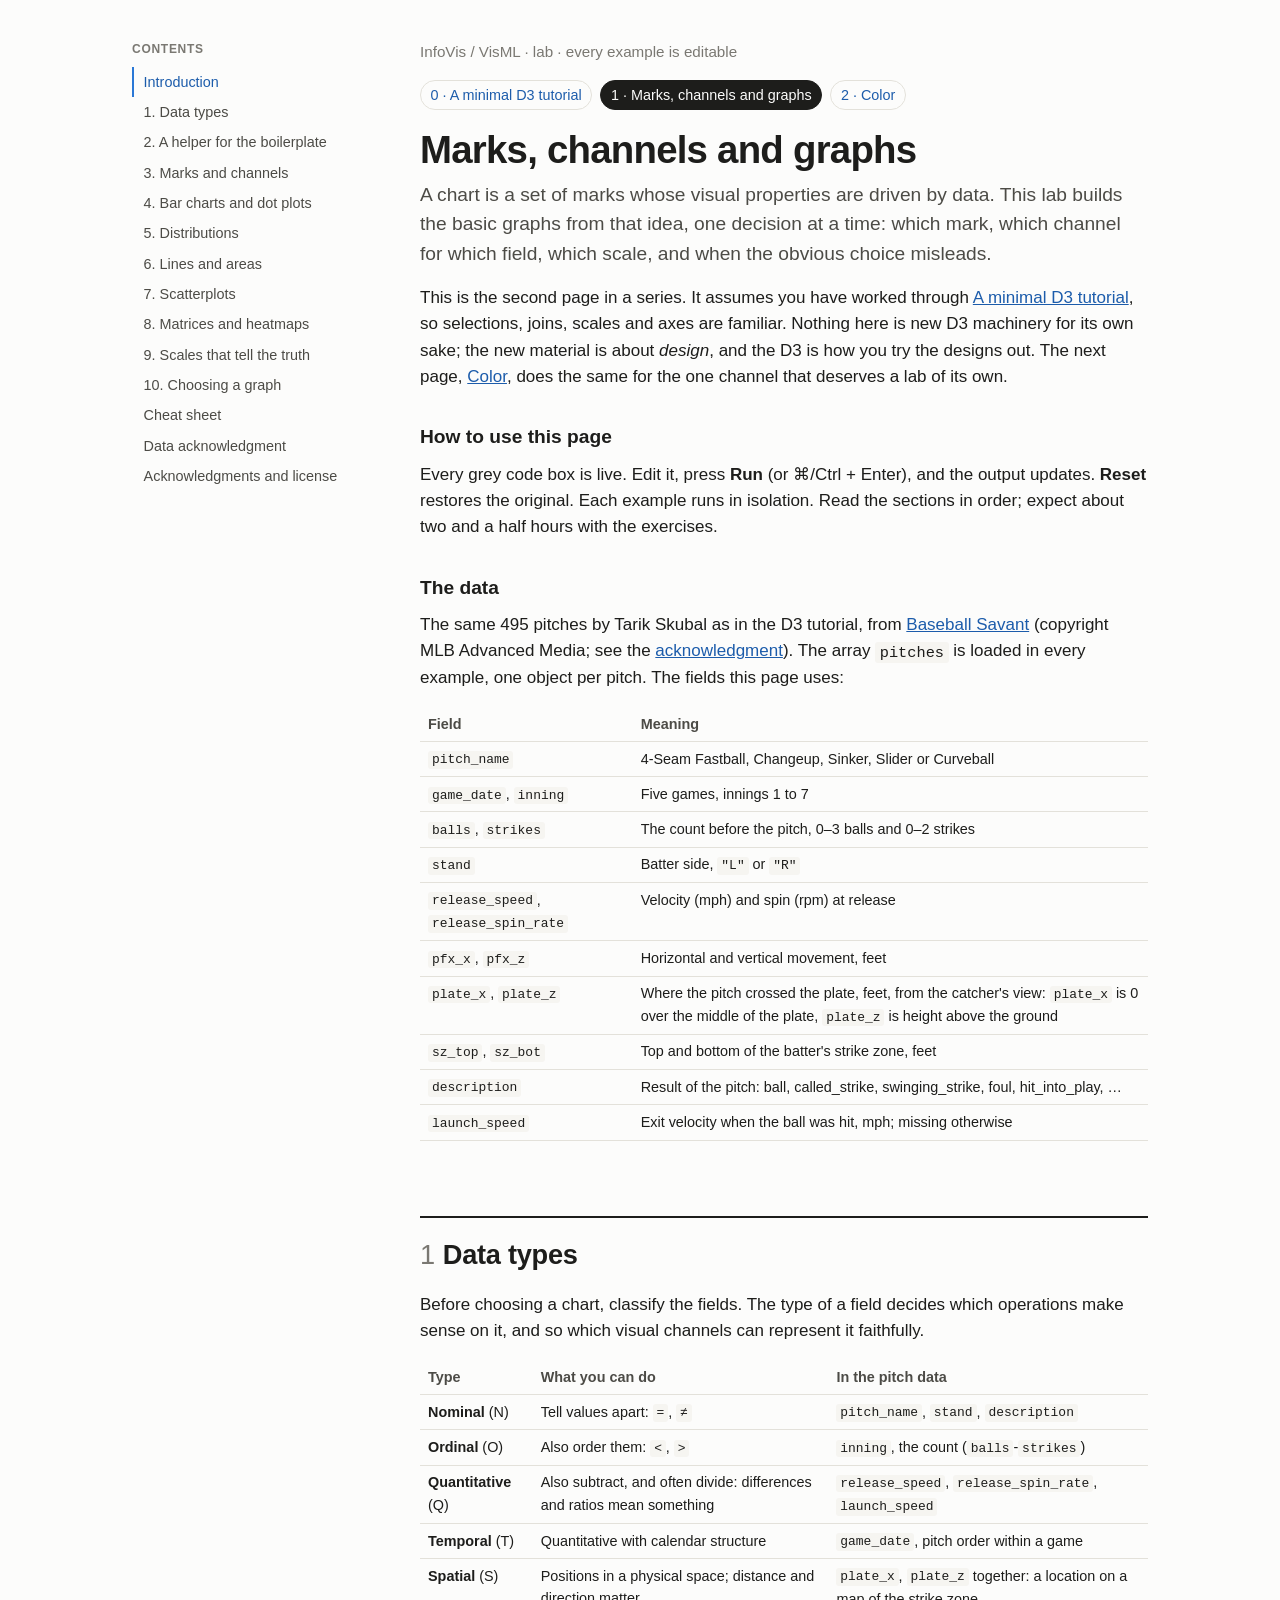
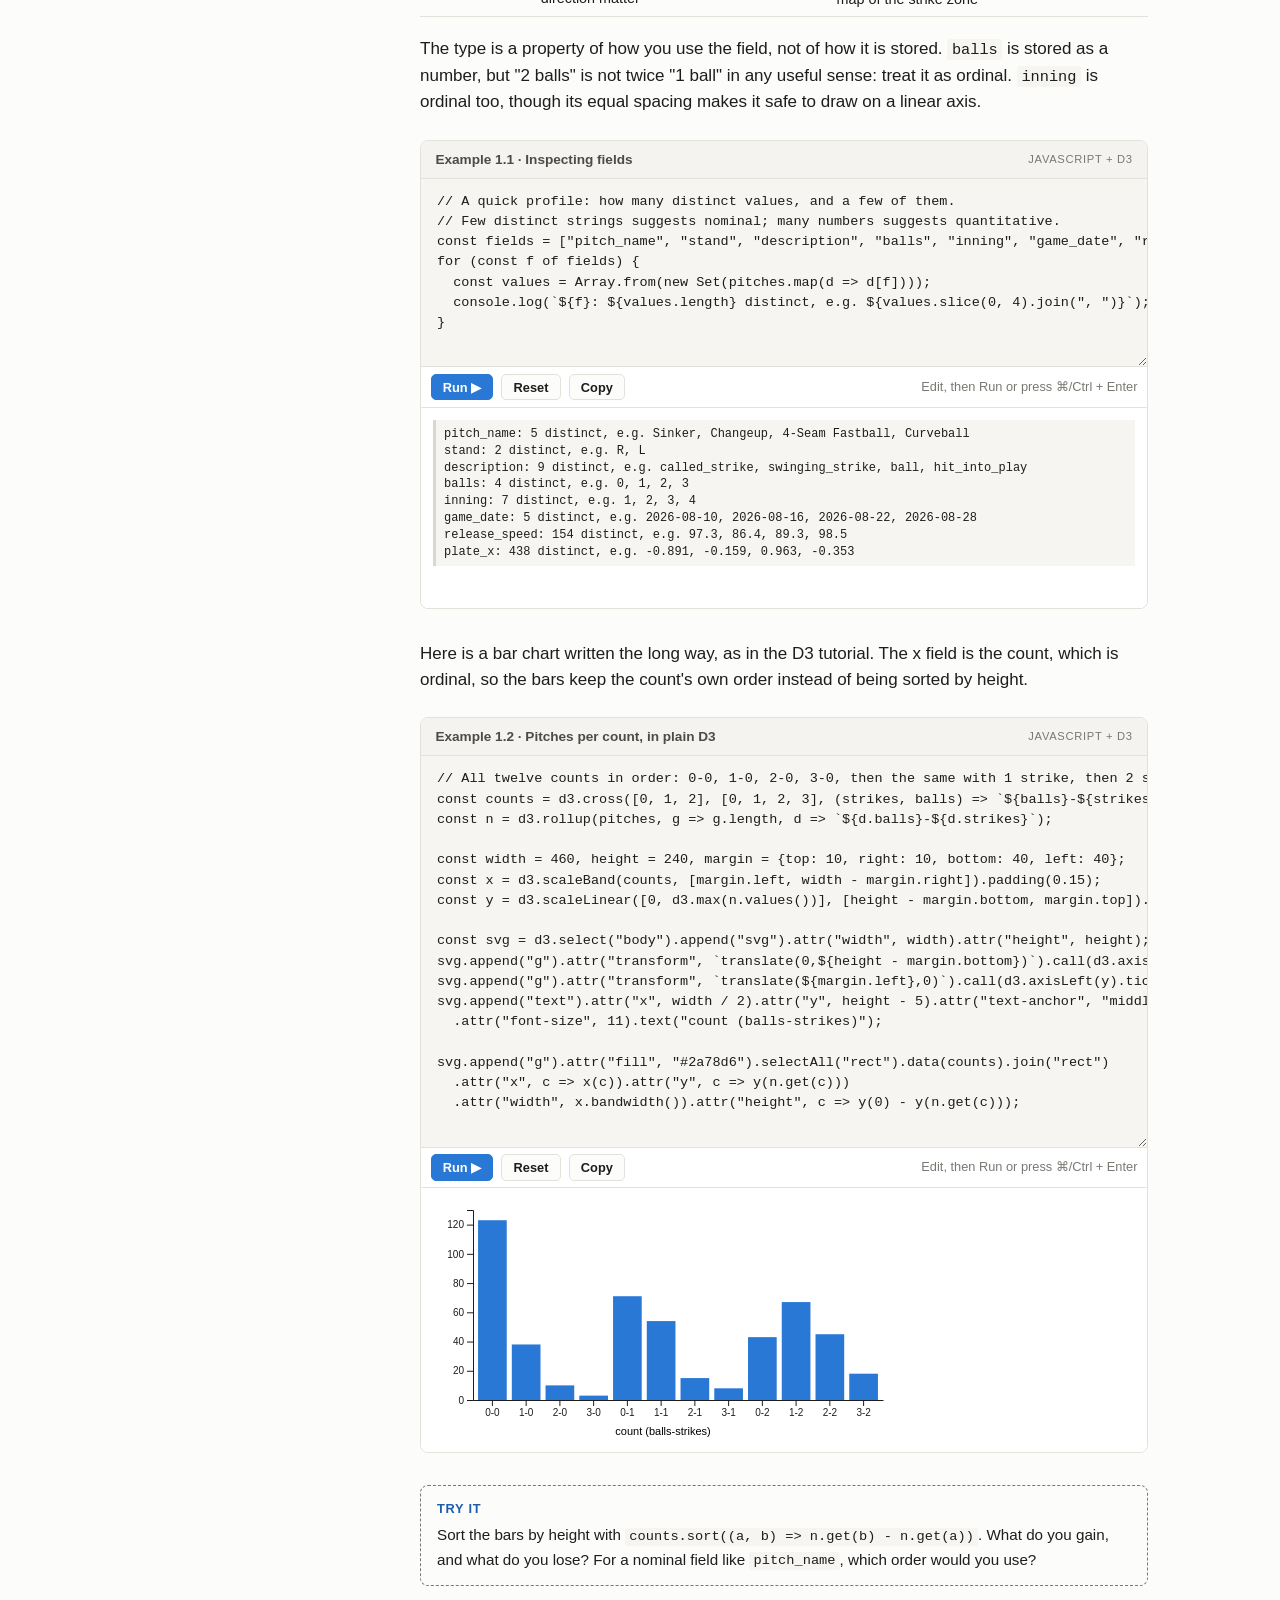
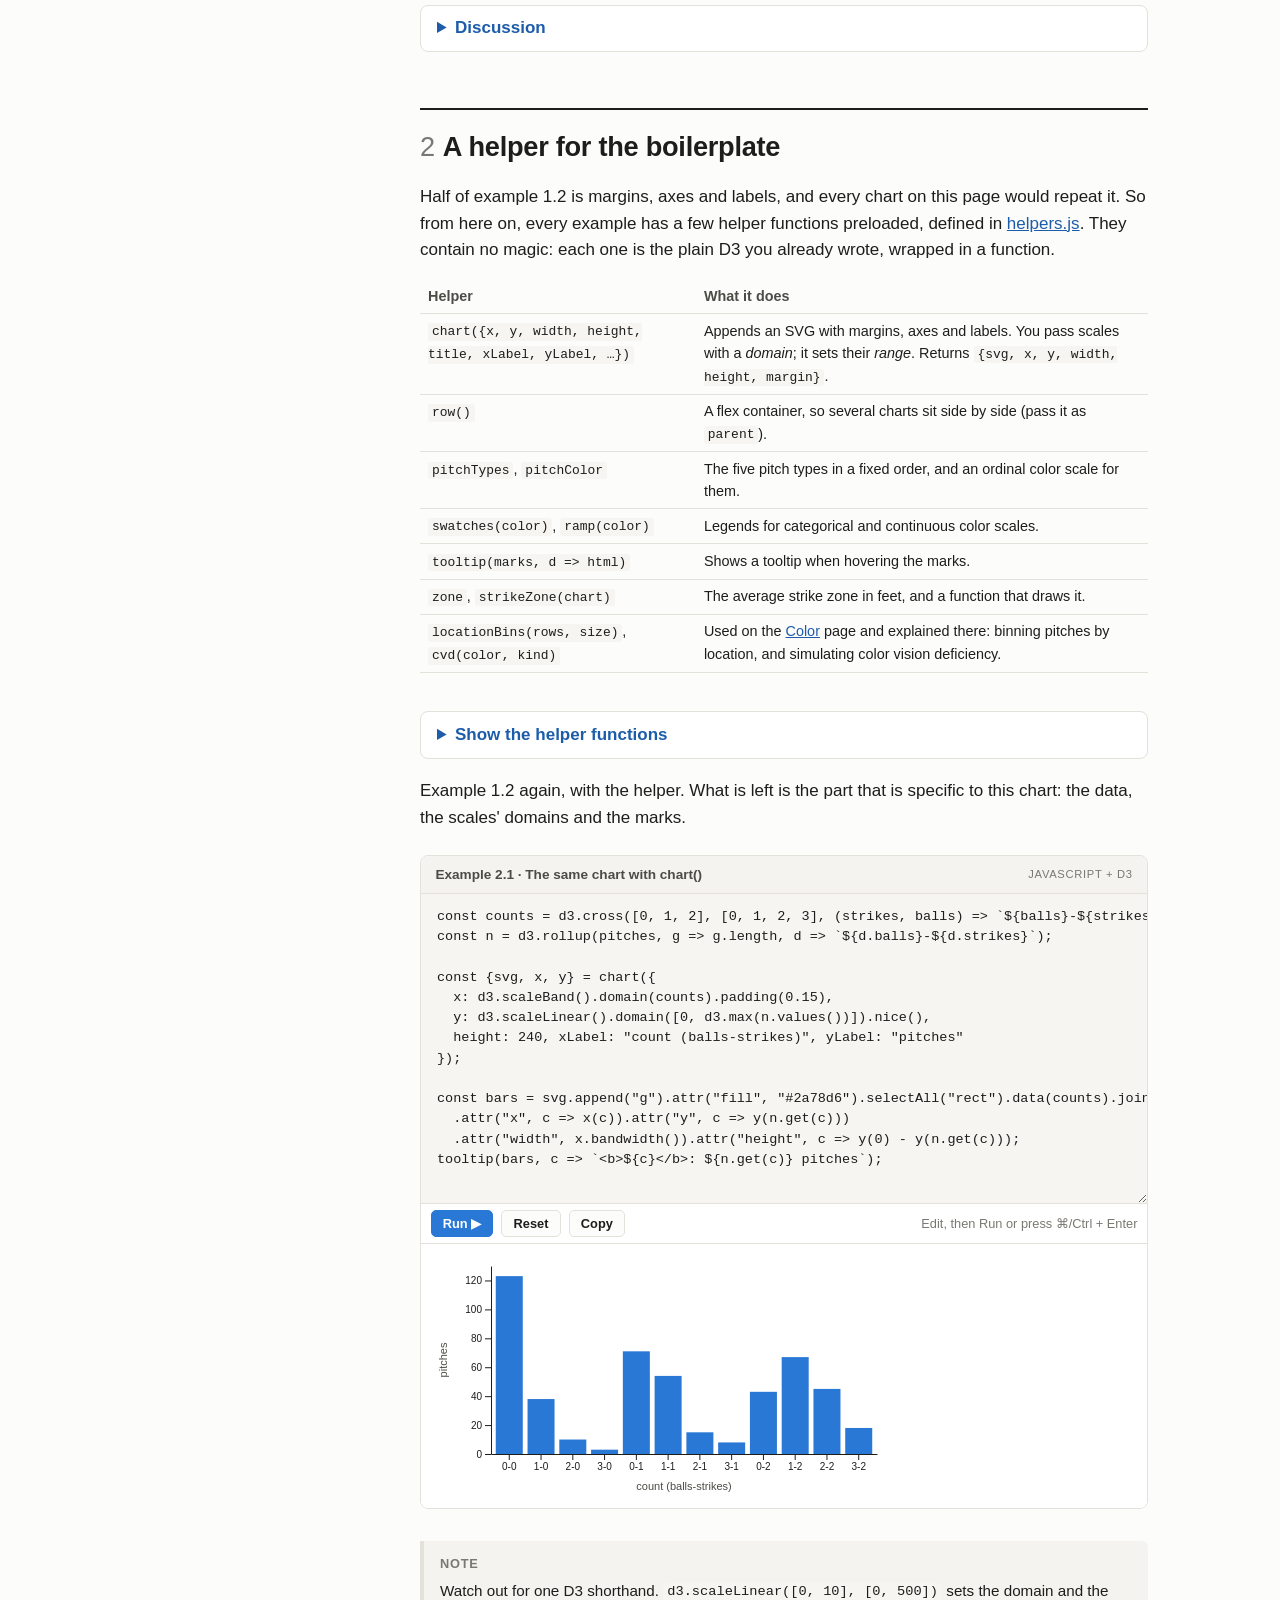
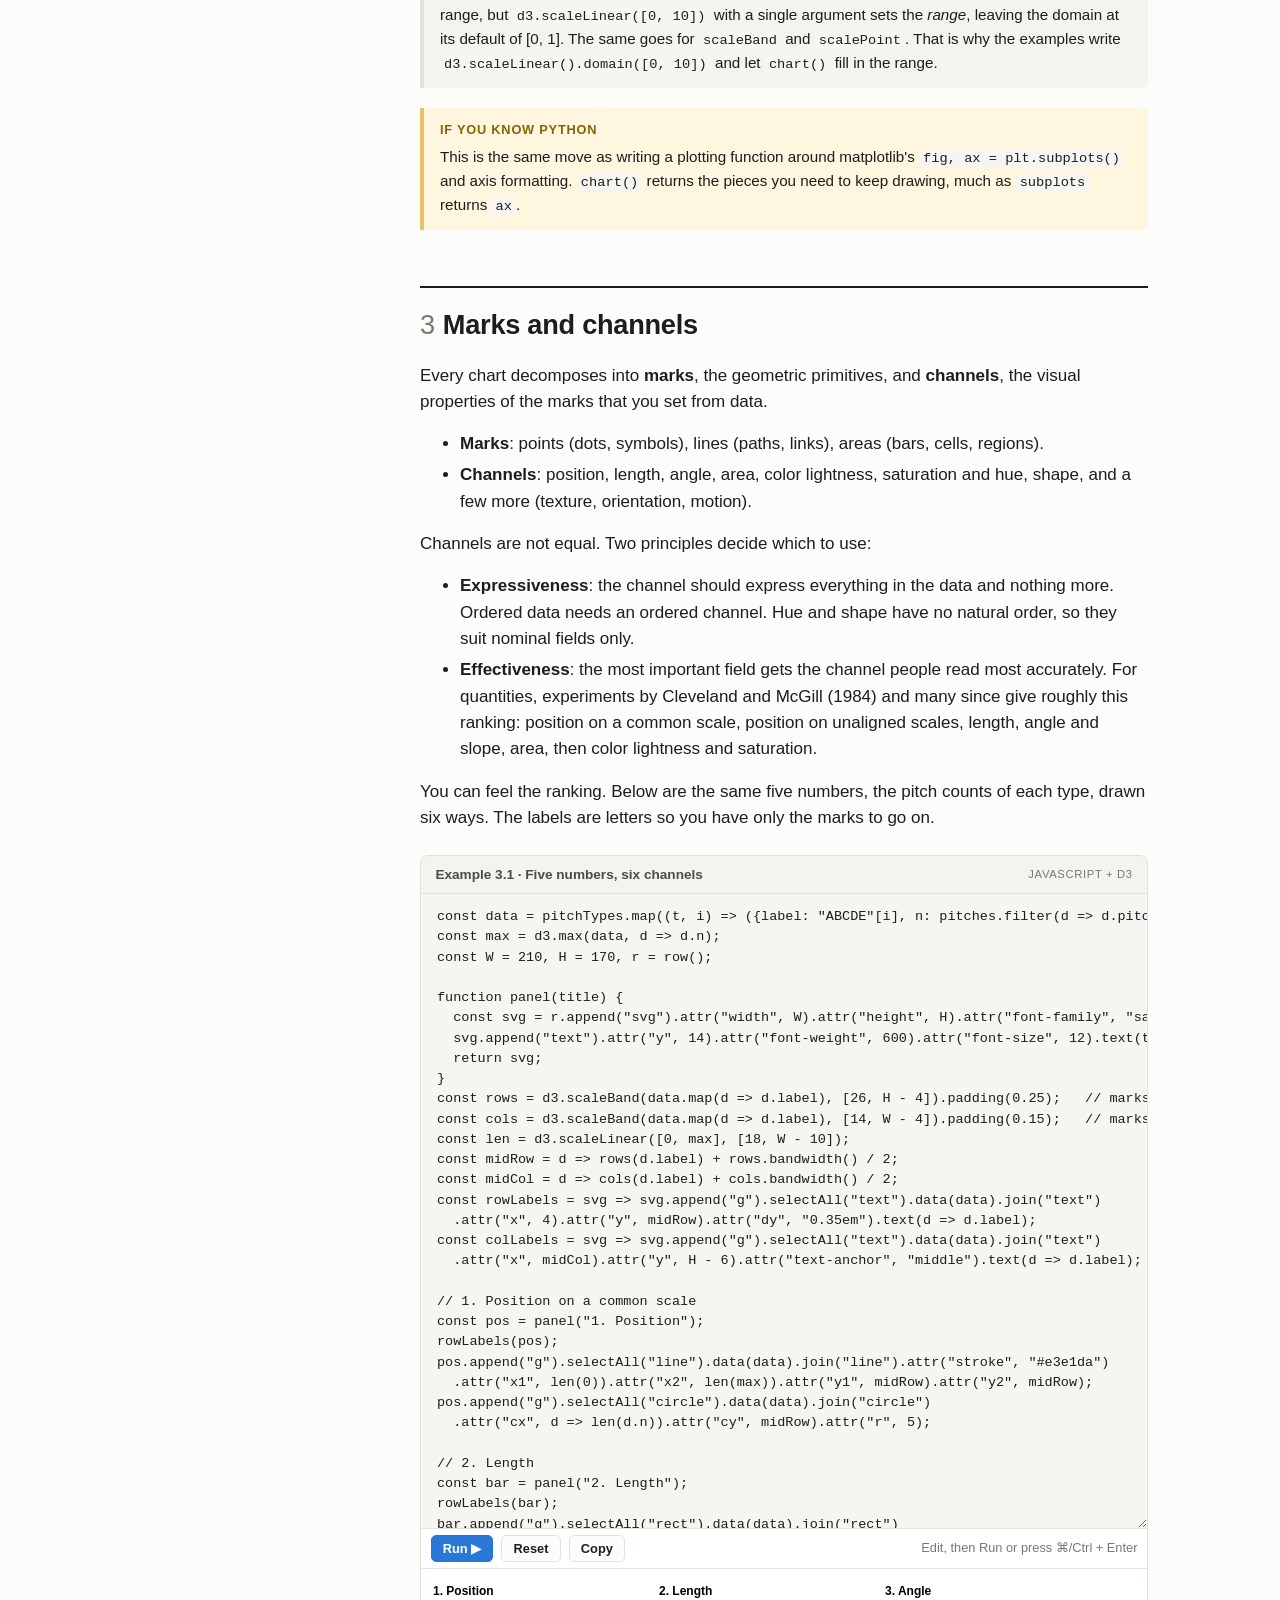
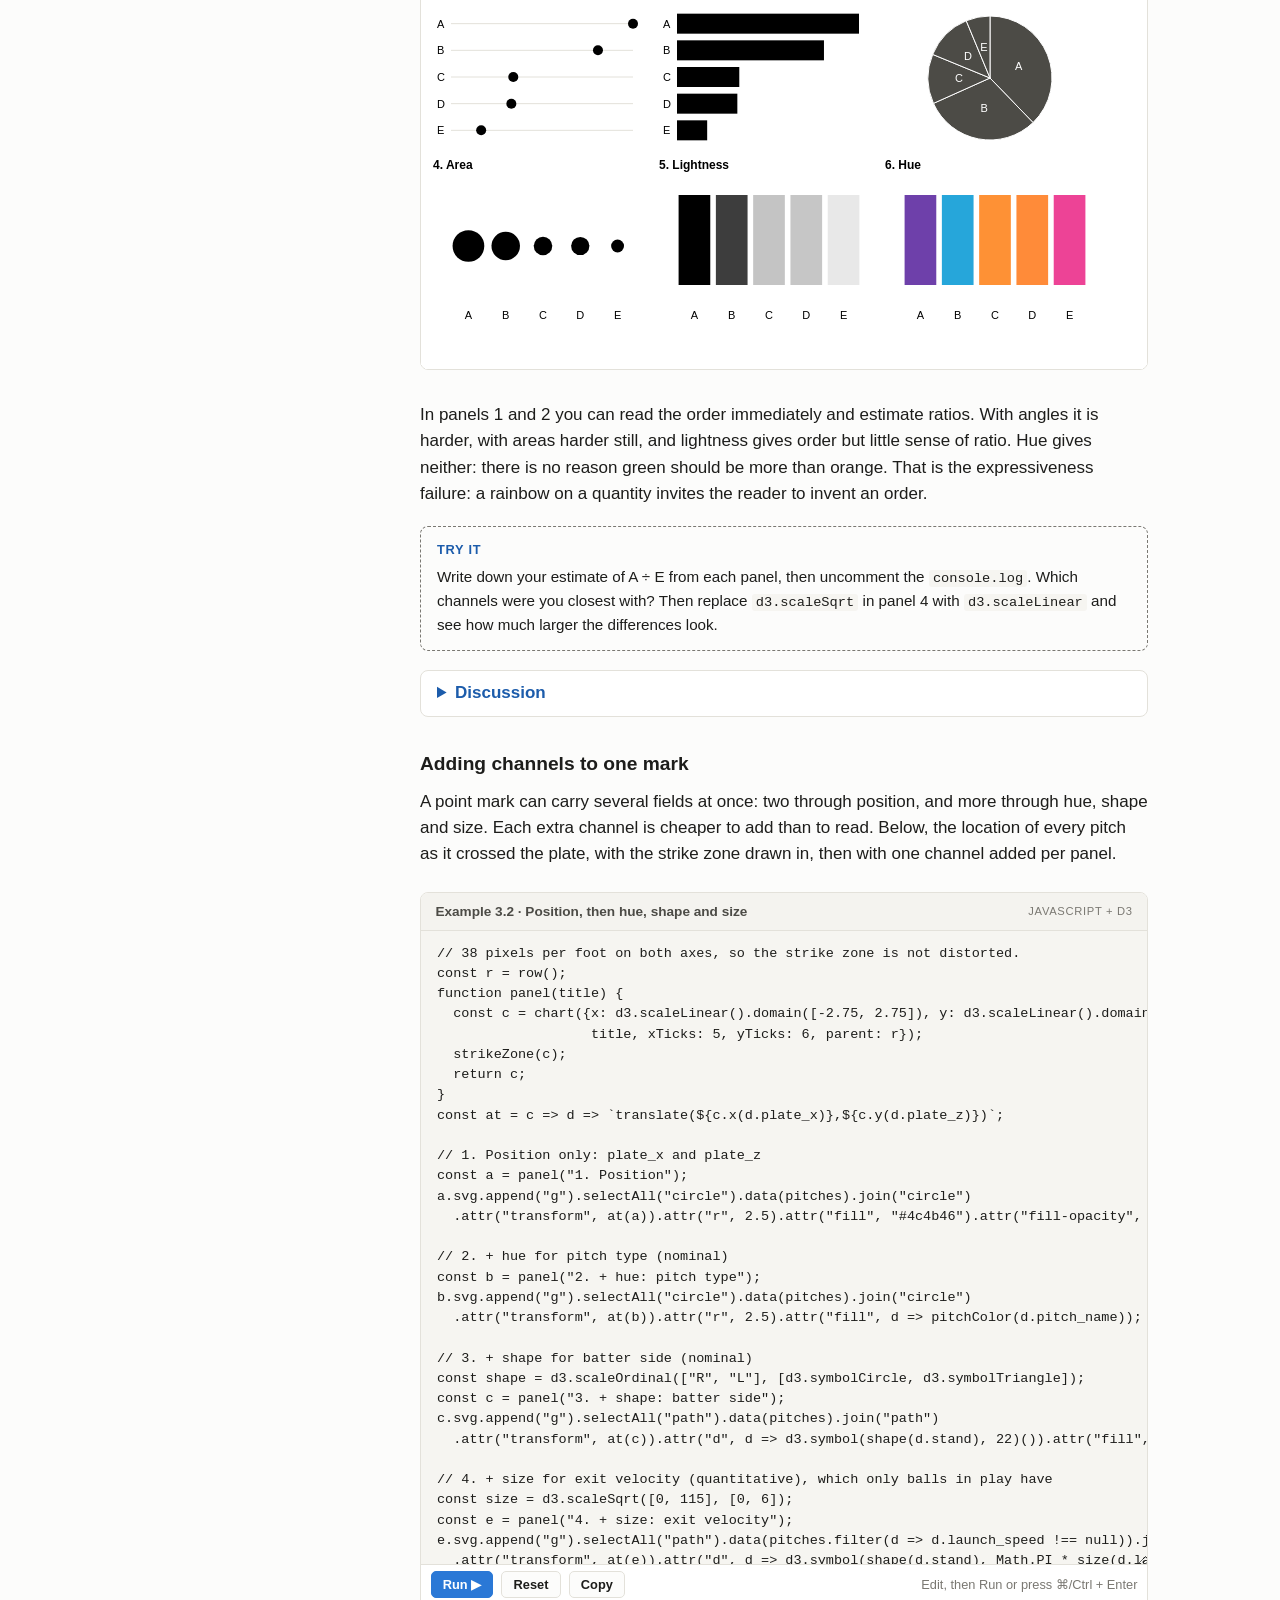
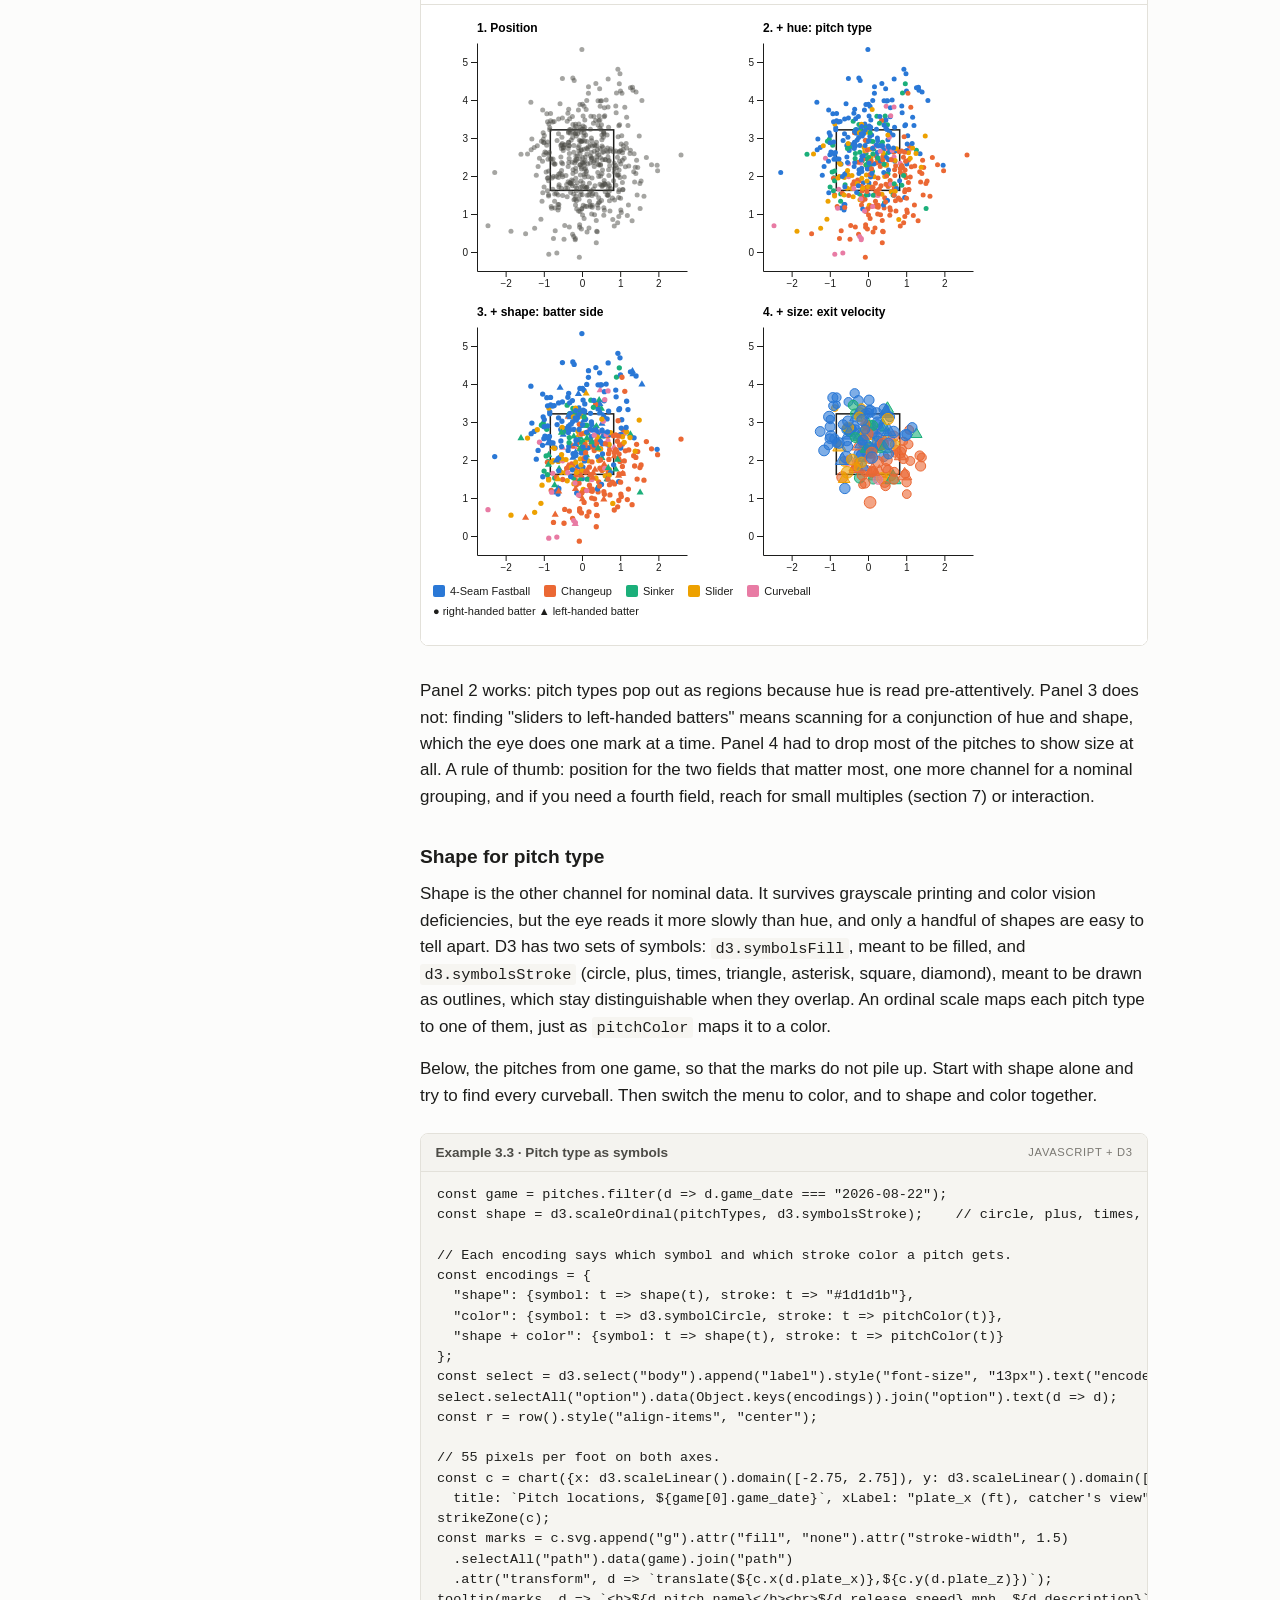
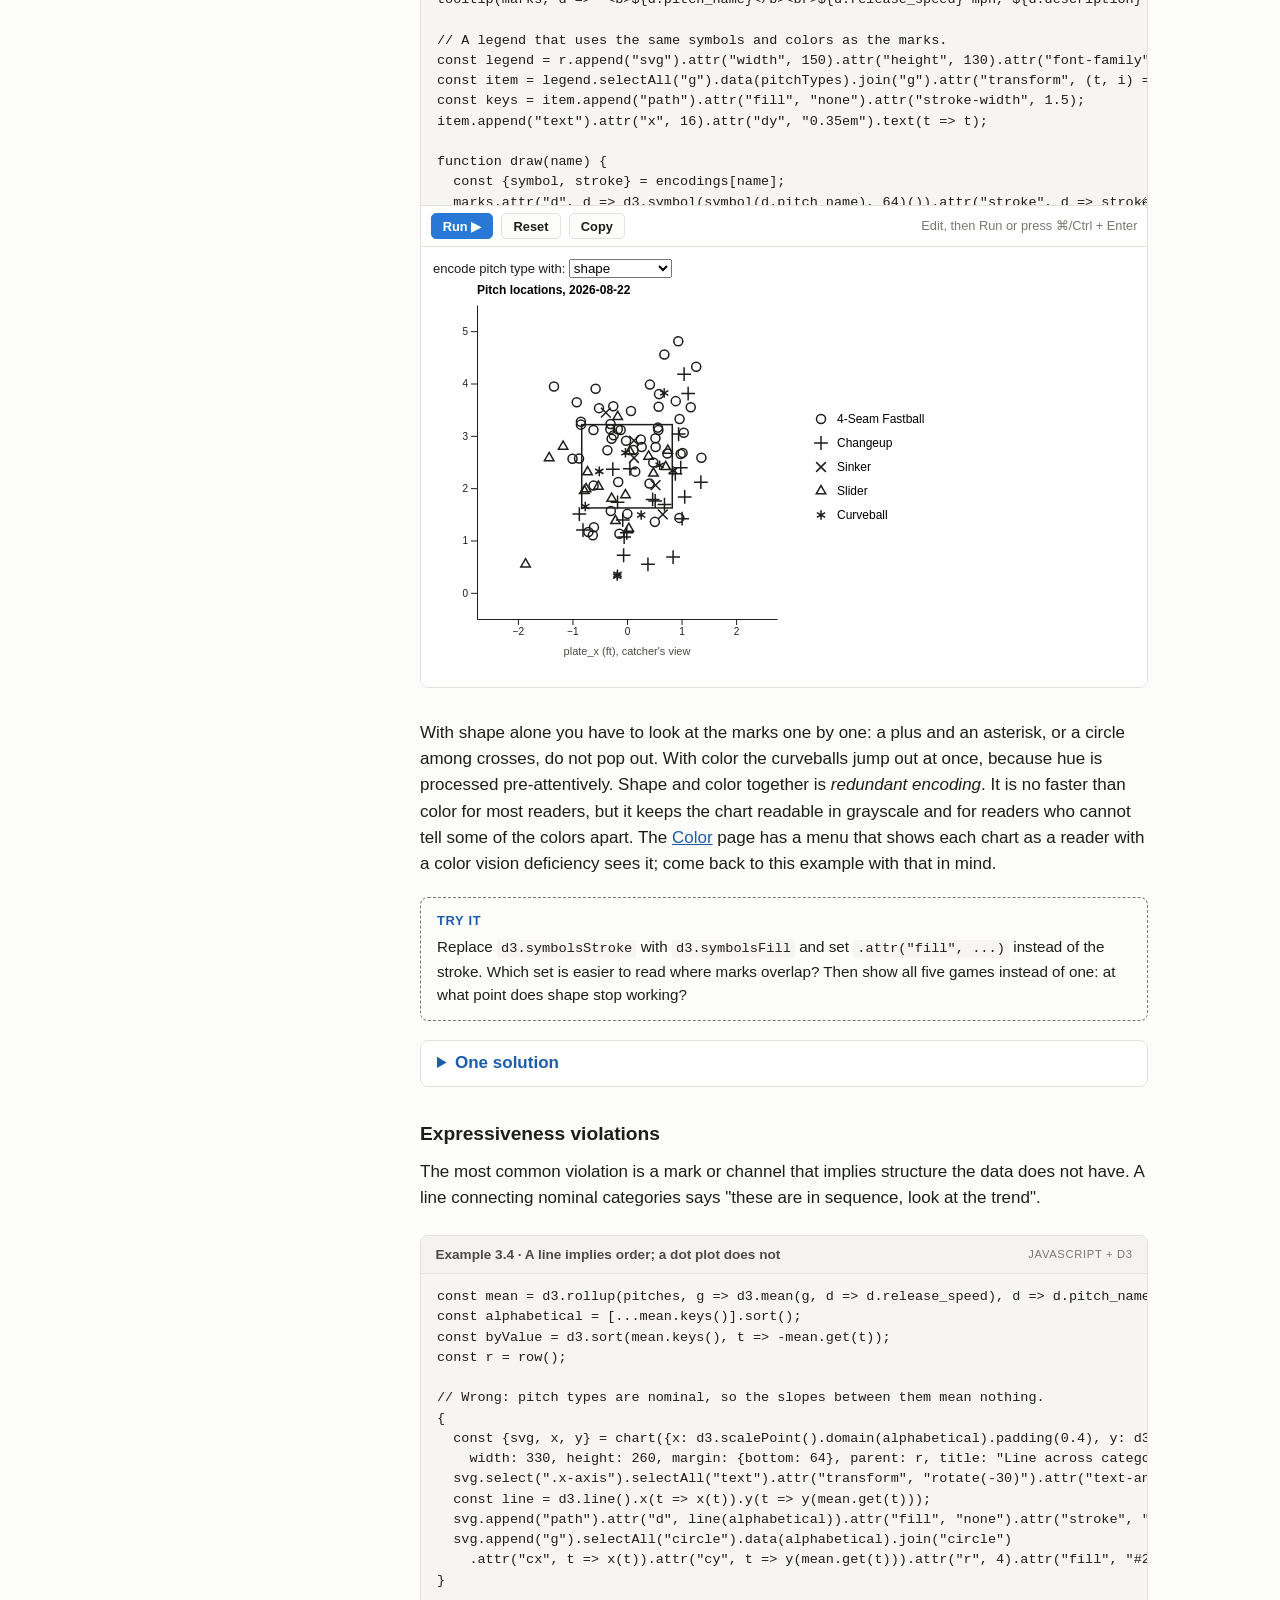
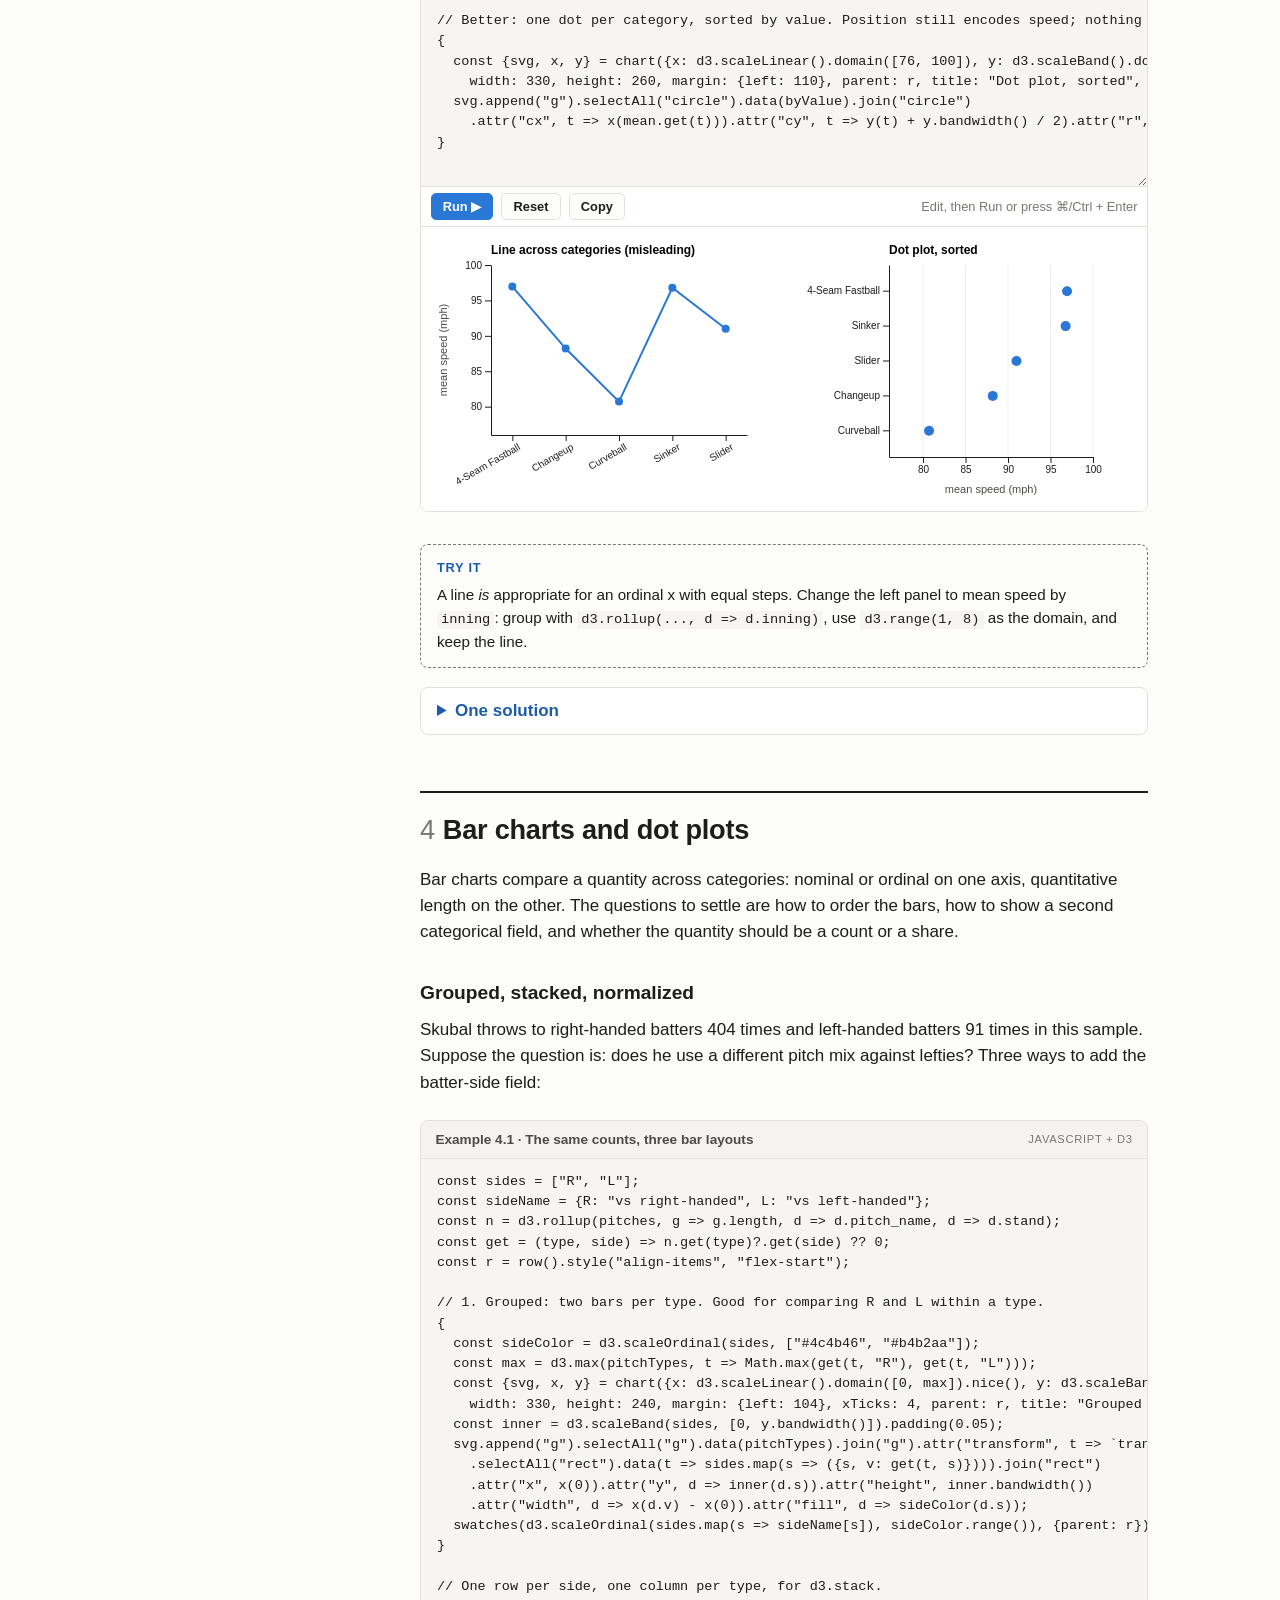
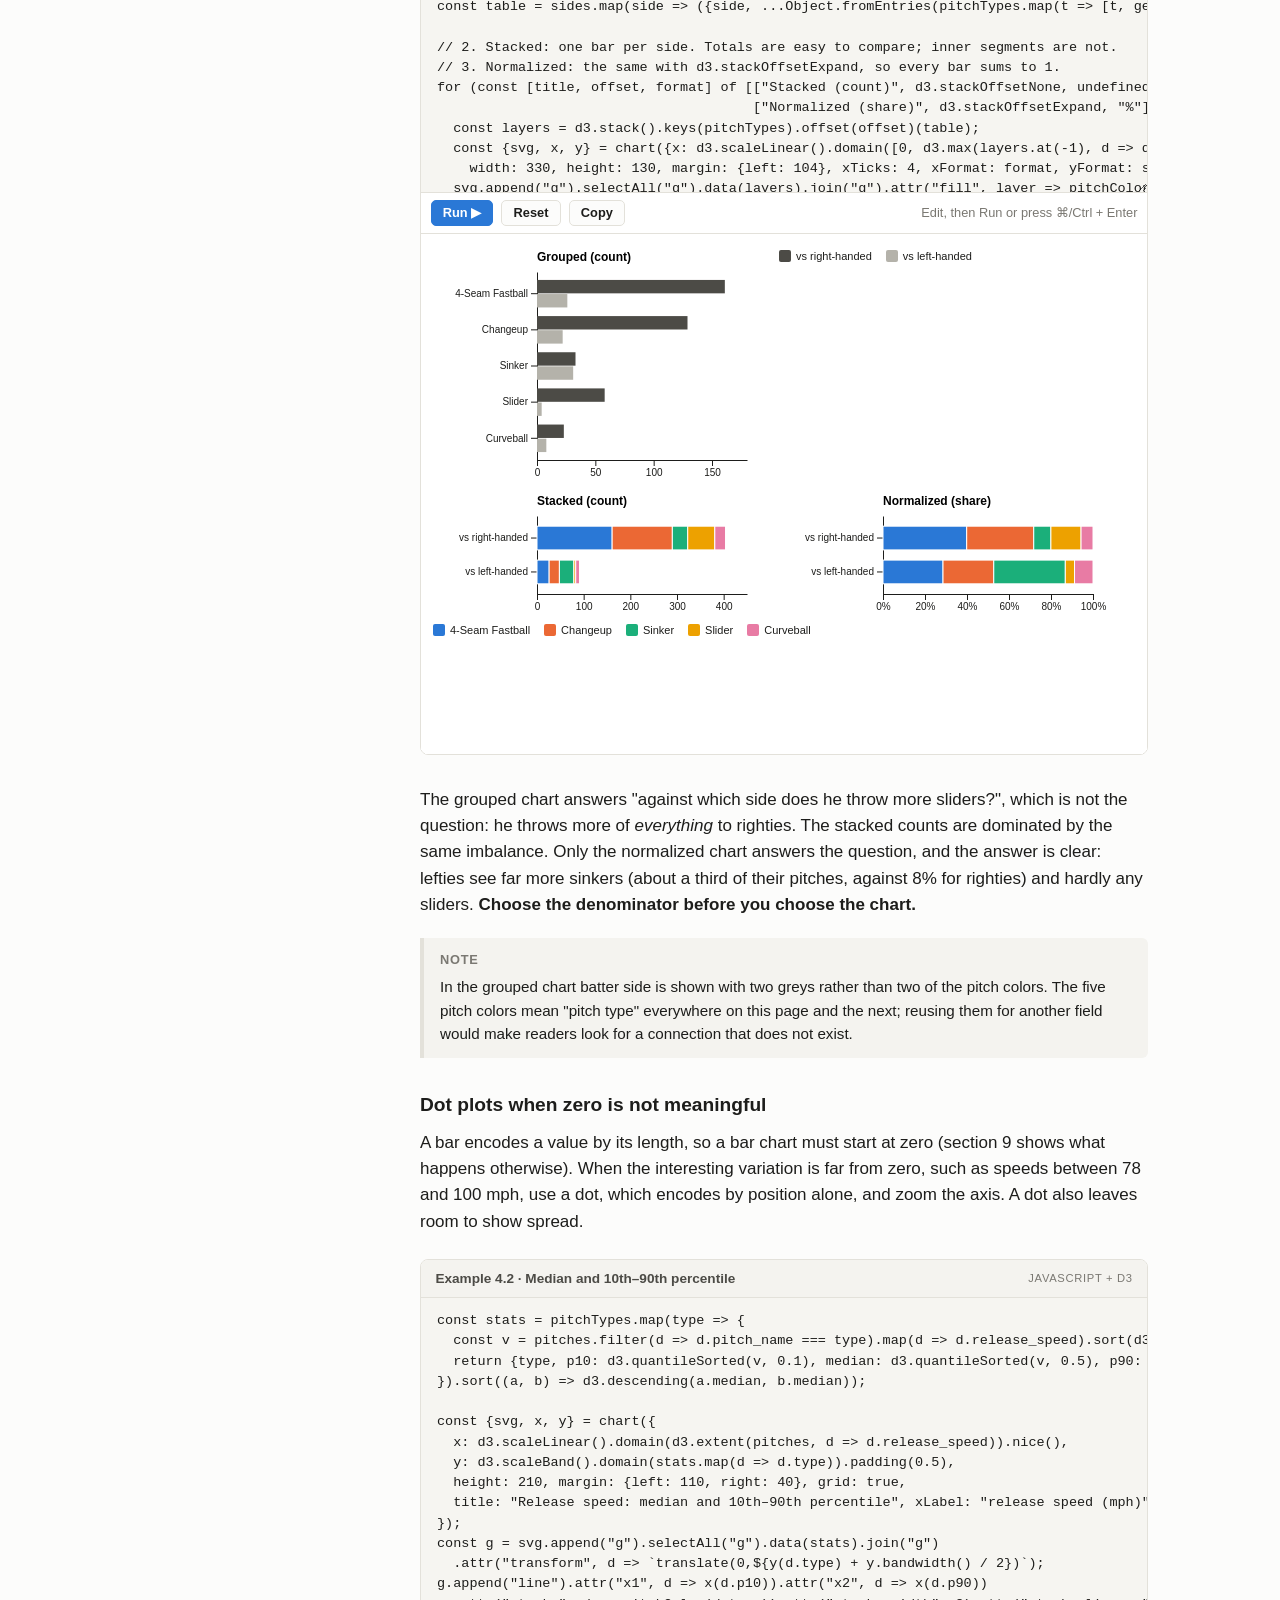
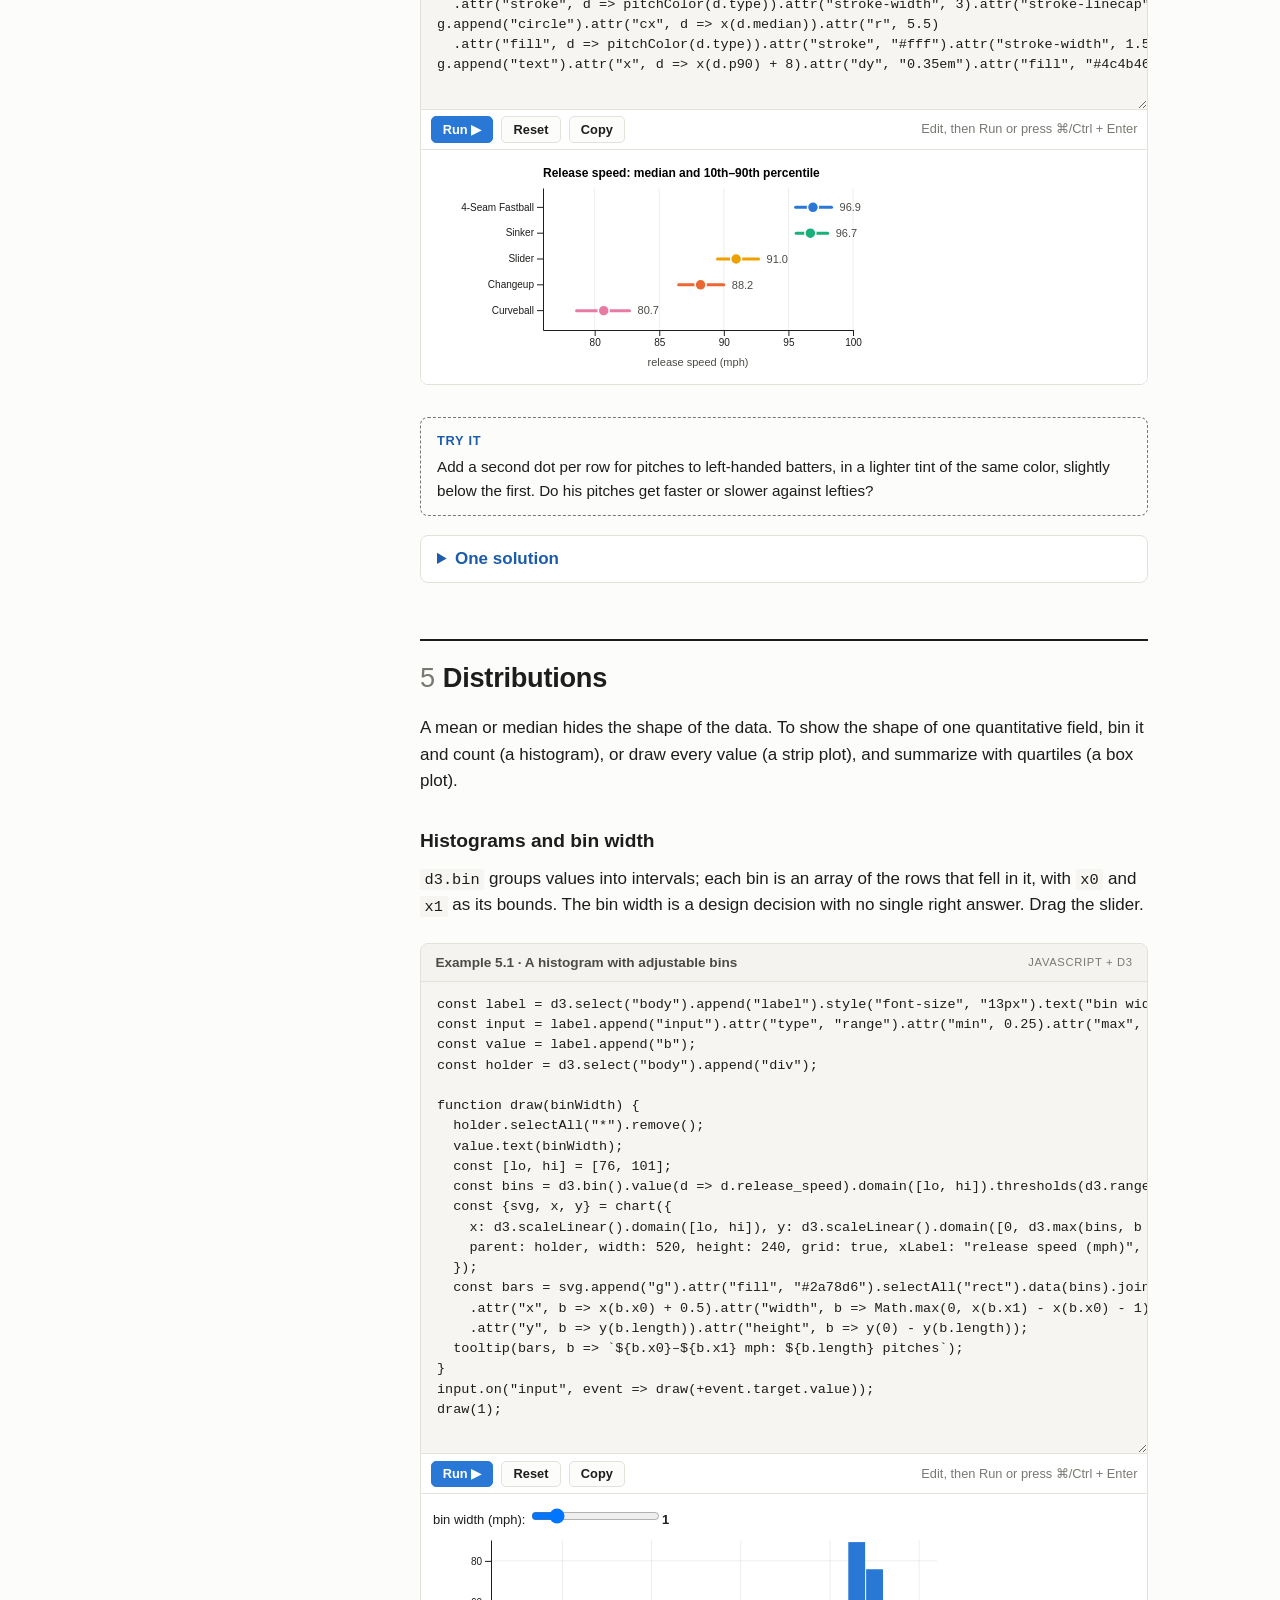
<file: marks.html>
<!doctype html>
<html lang="en">
<head>
  <meta charset="utf-8">
  <meta name="viewport" content="width=device-width, initial-scale=1">
  <title>Marks, channels and graphs</title>
  <link rel="stylesheet" href="tutorial.css">
  <!-- Loaded here only so section 2 can print the helper source. Examples load their own copies. -->
  <script src="vendor/d3.v7.min.js"></script>
  <script src="data/skubal.js"></script>
  <script src="helpers.js"></script>
</head>
<body data-helpers>
<div class="layout">
<nav class="toc" aria-label="Contents">
  <div class="toc-title">Contents</div>
  <ol>
    <li><a href="#intro">Introduction</a></li>
    <li><a href="#types">1. Data types</a></li>
    <li><a href="#helper">2. A helper for the boilerplate</a></li>
    <li><a href="#channels">3. Marks and channels</a></li>
    <li><a href="#bars">4. Bar charts and dot plots</a></li>
    <li><a href="#distributions">5. Distributions</a></li>
    <li><a href="#lines">6. Lines and areas</a></li>
    <li><a href="#scatter">7. Scatterplots</a></li>
    <li><a href="#matrix">8. Matrices and heatmaps</a></li>
    <li><a href="#honest">9. Scales that tell the truth</a></li>
    <li><a href="#choosing">10. Choosing a graph</a></li>
    <li><a href="#cheatsheet">Cheat sheet</a></li>
    <li><a href="#data-ack">Data acknowledgment</a></li>
    <li><a href="#license">Acknowledgments and license</a></li>
  </ol>
</nav>

<main>
<section id="intro">
  <p class="meta">InfoVis / VisML · lab · every example is editable</p>
  <div class="series-nav">
    <a href="index.html">0 · A minimal D3 tutorial</a>
    <span>1 · Marks, channels and graphs</span>
    <a href="color.html">2 · Color</a>
  </div>
  <h1>Marks, channels and graphs</h1>
  <p class="lede">A chart is a set of marks whose visual properties are driven by data. This lab builds the basic graphs from that idea, one decision at a time: which mark, which channel for which field, which scale, and when the obvious choice misleads.</p>

  <p>This is the second page in a series. It assumes you have worked through <a href="index.html">A minimal D3 tutorial</a>, so selections, joins, scales and axes are familiar. Nothing here is new D3 machinery for its own sake; the new material is about <em>design</em>, and the D3 is how you try the designs out. The next page, <a href="color.html">Color</a>, does the same for the one channel that deserves a lab of its own.</p>

  <h3>How to use this page</h3>
  <p>Every grey code box is live. Edit it, press <strong>Run</strong> (or ⌘/Ctrl + Enter), and the output updates. <strong>Reset</strong> restores the original. Each example runs in isolation. Read the sections in order; expect about two and a half hours with the exercises.</p>

  <h3>The data</h3>
  <p>The same 495 pitches by Tarik Skubal as in the D3 tutorial, from <a href="https://baseballsavant.mlb.com">Baseball Savant</a> (copyright MLB Advanced Media; see the <a href="#data-ack">acknowledgment</a>). The array <code>pitches</code> is loaded in every example, one object per pitch. The fields this page uses:</p>
  <div class="table-wrap"><table class="fields">
    <tr><th>Field</th><th>Meaning</th></tr>
    <tr><td><code>pitch_name</code></td><td>4-Seam Fastball, Changeup, Sinker, Slider or Curveball</td></tr>
    <tr><td><code>game_date</code>, <code>inning</code></td><td>Five games, innings 1 to 7</td></tr>
    <tr><td><code>balls</code>, <code>strikes</code></td><td>The count before the pitch, 0–3 balls and 0–2 strikes</td></tr>
    <tr><td><code>stand</code></td><td>Batter side, <code>"L"</code> or <code>"R"</code></td></tr>
    <tr><td><code>release_speed</code>, <code>release_spin_rate</code></td><td>Velocity (mph) and spin (rpm) at release</td></tr>
    <tr><td><code>pfx_x</code>, <code>pfx_z</code></td><td>Horizontal and vertical movement, feet</td></tr>
    <tr><td><code>plate_x</code>, <code>plate_z</code></td><td>Where the pitch crossed the plate, feet, from the catcher's view: <code>plate_x</code> is 0 over the middle of the plate, <code>plate_z</code> is height above the ground</td></tr>
    <tr><td><code>sz_top</code>, <code>sz_bot</code></td><td>Top and bottom of the batter's strike zone, feet</td></tr>
    <tr><td><code>description</code></td><td>Result of the pitch: ball, called_strike, swinging_strike, foul, hit_into_play, …</td></tr>
    <tr><td><code>launch_speed</code></td><td>Exit velocity when the ball was hit, mph; missing otherwise</td></tr>
  </table></div>
</section>

<section id="types">
  <h2><span class="num">1</span>Data types</h2>
  <p>Before choosing a chart, classify the fields. The type of a field decides which operations make sense on it, and so which visual channels can represent it faithfully.</p>
  <div class="table-wrap"><table class="fields">
    <tr><th>Type</th><th>What you can do</th><th>In the pitch data</th></tr>
    <tr><td><strong>Nominal</strong> (N)</td><td>Tell values apart: <code>=</code>, <code>≠</code></td><td><code>pitch_name</code>, <code>stand</code>, <code>description</code></td></tr>
    <tr><td><strong>Ordinal</strong> (O)</td><td>Also order them: <code>&lt;</code>, <code>&gt;</code></td><td><code>inning</code>, the count (<code>balls</code>-<code>strikes</code>)</td></tr>
    <tr><td><strong>Quantitative</strong> (Q)</td><td>Also subtract, and often divide: differences and ratios mean something</td><td><code>release_speed</code>, <code>release_spin_rate</code>, <code>launch_speed</code></td></tr>
    <tr><td><strong>Temporal</strong> (T)</td><td>Quantitative with calendar structure</td><td><code>game_date</code>, pitch order within a game</td></tr>
    <tr><td><strong>Spatial</strong> (S)</td><td>Positions in a physical space; distance and direction matter</td><td><code>plate_x</code>, <code>plate_z</code> together: a location on a map of the strike zone</td></tr>
  </table></div>
  <p>The type is a property of how you use the field, not of how it is stored. <code>balls</code> is stored as a number, but "2 balls" is not twice "1 ball" in any useful sense: treat it as ordinal. <code>inning</code> is ordinal too, though its equal spacing makes it safe to draw on a linear axis.</p>
  <figure class="example" data-mode="js" data-height="200" data-title="Example 1.1 · Inspecting fields">
  <script type="text/plain">
    // A quick profile: how many distinct values, and a few of them.
    // Few distinct strings suggests nominal; many numbers suggests quantitative.
    const fields = ["pitch_name", "stand", "description", "balls", "inning", "game_date", "release_speed", "plate_x"];
    for (const f of fields) {
      const values = Array.from(new Set(pitches.map(d => d[f])));
      console.log(`${f}: ${values.length} distinct, e.g. ${values.slice(0, 4).join(", ")}`);
    }
  </script>
  </figure>

  <p>Here is a bar chart written the long way, as in the D3 tutorial. The x field is the count, which is ordinal, so the bars keep the count's own order instead of being sorted by height.</p>
  <figure class="example" data-mode="js" data-height="260" data-title="Example 1.2 · Pitches per count, in plain D3">
  <script type="text/plain">
    // All twelve counts in order: 0-0, 1-0, 2-0, 3-0, then the same with 1 strike, then 2 strikes.
    const counts = d3.cross([0, 1, 2], [0, 1, 2, 3], (strikes, balls) => `${balls}-${strikes}`);
    const n = d3.rollup(pitches, g => g.length, d => `${d.balls}-${d.strikes}`);

    const width = 460, height = 240, margin = {top: 10, right: 10, bottom: 40, left: 40};
    const x = d3.scaleBand(counts, [margin.left, width - margin.right]).padding(0.15);
    const y = d3.scaleLinear([0, d3.max(n.values())], [height - margin.bottom, margin.top]).nice();

    const svg = d3.select("body").append("svg").attr("width", width).attr("height", height);
    svg.append("g").attr("transform", `translate(0,${height - margin.bottom})`).call(d3.axisBottom(x).tickSizeOuter(0));
    svg.append("g").attr("transform", `translate(${margin.left},0)`).call(d3.axisLeft(y).ticks(5));
    svg.append("text").attr("x", width / 2).attr("y", height - 5).attr("text-anchor", "middle")
      .attr("font-size", 11).text("count (balls-strikes)");

    svg.append("g").attr("fill", "#2a78d6").selectAll("rect").data(counts).join("rect")
      .attr("x", c => x(c)).attr("y", c => y(n.get(c)))
      .attr("width", x.bandwidth()).attr("height", c => y(0) - y(n.get(c)));
  </script>
  </figure>
  <div class="exercise">Sort the bars by height with <code>counts.sort((a, b) => n.get(b) - n.get(a))</code>. What do you gain, and what do you lose? For a nominal field like <code>pitch_name</code>, which order would you use?</div>
  <details class="solution"><summary>Discussion</summary>
    <p>Sorted, the ranking is immediate: 0-0 comes first with 123 pitches, then 0-1 (71) and 1-2 (67), and 3-0 is last with 3. What you lose is the structure of the count. In the original order you can see that with zero or one strike, pitches thin out quickly as balls accumulate, while with two strikes 1-2 is the most common count. Keep an ordinal field in its order unless the only question is "which is biggest?"</p>
    <p>A nominal field like <code>pitch_name</code> has no order of its own, so sort by value. The exception is a set of categories that appears in many charts, where one fixed order (like <code>pitchTypes</code>) lets readers find each category in the same place every time.</p>
  </details>
</section>

<section id="helper">
  <h2><span class="num">2</span>A helper for the boilerplate</h2>
  <p>Half of example 1.2 is margins, axes and labels, and every chart on this page would repeat it. So from here on, every example has a few helper functions preloaded, defined in <a href="helpers.js">helpers.js</a>. They contain no magic: each one is the plain D3 you already wrote, wrapped in a function.</p>
  <div class="table-wrap"><table class="fields">
    <tr><th>Helper</th><th>What it does</th></tr>
    <tr><td><code>chart({x, y, width, height, title, xLabel, yLabel, …})</code></td><td>Appends an SVG with margins, axes and labels. You pass scales with a <em>domain</em>; it sets their <em>range</em>. Returns <code>{svg, x, y, width, height, margin}</code>.</td></tr>
    <tr><td><code>row()</code></td><td>A flex container, so several charts sit side by side (pass it as <code>parent</code>).</td></tr>
    <tr><td><code>pitchTypes</code>, <code>pitchColor</code></td><td>The five pitch types in a fixed order, and an ordinal color scale for them.</td></tr>
    <tr><td><code>swatches(color)</code>, <code>ramp(color)</code></td><td>Legends for categorical and continuous color scales.</td></tr>
    <tr><td><code>tooltip(marks, d =&gt; html)</code></td><td>Shows a tooltip when hovering the marks.</td></tr>
    <tr><td><code>zone</code>, <code>strikeZone(chart)</code></td><td>The average strike zone in feet, and a function that draws it.</td></tr>
    <tr><td><code>locationBins(rows, size)</code>, <code>cvd(color, kind)</code></td><td>Used on the <a href="color.html">Color</a> page and explained there: binning pitches by location, and simulating color vision deficiency.</td></tr>
  </table></div>
  <details class="solution"><summary>Show the helper functions</summary>
    <pre class="helpers" data-helpers="place row chart swatches ramp tooltip strikeZone"></pre>
  </details>
  <p>Example 1.2 again, with the helper. What is left is the part that is specific to this chart: the data, the scales' domains and the marks.</p>
  <figure class="example" data-mode="js" data-height="260" data-title="Example 2.1 · The same chart with chart()">
  <script type="text/plain">
    const counts = d3.cross([0, 1, 2], [0, 1, 2, 3], (strikes, balls) => `${balls}-${strikes}`);
    const n = d3.rollup(pitches, g => g.length, d => `${d.balls}-${d.strikes}`);

    const {svg, x, y} = chart({
      x: d3.scaleBand().domain(counts).padding(0.15),
      y: d3.scaleLinear().domain([0, d3.max(n.values())]).nice(),
      height: 240, xLabel: "count (balls-strikes)", yLabel: "pitches"
    });

    const bars = svg.append("g").attr("fill", "#2a78d6").selectAll("rect").data(counts).join("rect")
      .attr("x", c => x(c)).attr("y", c => y(n.get(c)))
      .attr("width", x.bandwidth()).attr("height", c => y(0) - y(n.get(c)));
    tooltip(bars, c => `<b>${c}</b>: ${n.get(c)} pitches`);
  </script>
  </figure>
  <aside class="note">Watch out for one D3 shorthand. <code>d3.scaleLinear([0, 10], [0, 500])</code> sets the domain and the range, but <code>d3.scaleLinear([0, 10])</code> with a single argument sets the <em>range</em>, leaving the domain at its default of [0, 1]. The same goes for <code>scaleBand</code> and <code>scalePoint</code>. That is why the examples write <code>d3.scaleLinear().domain([0, 10])</code> and let <code>chart()</code> fill in the range.</aside>
  <aside class="py">This is the same move as writing a plotting function around matplotlib's <code>fig, ax = plt.subplots()</code> and axis formatting. <code>chart()</code> returns the pieces you need to keep drawing, much as <code>subplots</code> returns <code>ax</code>.</aside>
</section>

<section id="channels">
  <h2><span class="num">3</span>Marks and channels</h2>
  <p>Every chart decomposes into <strong>marks</strong>, the geometric primitives, and <strong>channels</strong>, the visual properties of the marks that you set from data.</p>
  <ul>
    <li><strong>Marks</strong>: points (dots, symbols), lines (paths, links), areas (bars, cells, regions).</li>
    <li><strong>Channels</strong>: position, length, angle, area, color lightness, saturation and hue, shape, and a few more (texture, orientation, motion).</li>
  </ul>
  <p>Channels are not equal. Two principles decide which to use:</p>
  <ul>
    <li><strong>Expressiveness</strong>: the channel should express everything in the data and nothing more. Ordered data needs an ordered channel. Hue and shape have no natural order, so they suit nominal fields only.</li>
    <li><strong>Effectiveness</strong>: the most important field gets the channel people read most accurately. For quantities, experiments by Cleveland and McGill (1984) and many since give roughly this ranking: position on a common scale, position on unaligned scales, length, angle and slope, area, then color lightness and saturation.</li>
  </ul>
  <p>You can feel the ranking. Below are the same five numbers, the pitch counts of each type, drawn six ways. The labels are letters so you have only the marks to go on.</p>
  <figure class="example" data-mode="js" data-height="400" data-title="Example 3.1 · Five numbers, six channels">
  <script type="text/plain">
    const data = pitchTypes.map((t, i) => ({label: "ABCDE"[i], n: pitches.filter(d => d.pitch_name === t).length}));
    const max = d3.max(data, d => d.n);
    const W = 210, H = 170, r = row();

    function panel(title) {
      const svg = r.append("svg").attr("width", W).attr("height", H).attr("font-family", "sans-serif").attr("font-size", 11);
      svg.append("text").attr("y", 14).attr("font-weight", 600).attr("font-size", 12).text(title);
      return svg;
    }
    const rows = d3.scaleBand(data.map(d => d.label), [26, H - 4]).padding(0.25);   // marks stacked vertically
    const cols = d3.scaleBand(data.map(d => d.label), [14, W - 4]).padding(0.15);   // marks side by side
    const len = d3.scaleLinear([0, max], [18, W - 10]);
    const midRow = d => rows(d.label) + rows.bandwidth() / 2;
    const midCol = d => cols(d.label) + cols.bandwidth() / 2;
    const rowLabels = svg => svg.append("g").selectAll("text").data(data).join("text")
      .attr("x", 4).attr("y", midRow).attr("dy", "0.35em").text(d => d.label);
    const colLabels = svg => svg.append("g").selectAll("text").data(data).join("text")
      .attr("x", midCol).attr("y", H - 6).attr("text-anchor", "middle").text(d => d.label);

    // 1. Position on a common scale
    const pos = panel("1. Position");
    rowLabels(pos);
    pos.append("g").selectAll("line").data(data).join("line").attr("stroke", "#e3e1da")
      .attr("x1", len(0)).attr("x2", len(max)).attr("y1", midRow).attr("y2", midRow);
    pos.append("g").selectAll("circle").data(data).join("circle")
      .attr("cx", d => len(d.n)).attr("cy", midRow).attr("r", 5);

    // 2. Length
    const bar = panel("2. Length");
    rowLabels(bar);
    bar.append("g").selectAll("rect").data(data).join("rect")
      .attr("x", len(0)).attr("y", d => rows(d.label)).attr("width", d => len(d.n) - len(0)).attr("height", rows.bandwidth());

    // 3. Angle
    const pie = panel("3. Angle");
    const arcs = d3.pie().sort(null).value(d => d.n)(data);
    const arc = d3.arc().innerRadius(0).outerRadius(62);
    const g = pie.append("g").attr("transform", `translate(${W / 2},${H / 2 + 12})`);
    g.selectAll("path").data(arcs).join("path").attr("d", arc).attr("fill", "#4c4b46").attr("stroke", "#fff");
    g.selectAll("text").data(arcs).join("text").attr("transform", a => `translate(${arc.centroid(a)})`)
      .attr("text-anchor", "middle").attr("dy", "0.35em").attr("fill", "#fff").text(a => a.data.label);

    // 4. Area (radius from a square-root scale, so area is proportional to n)
    const area = panel("4. Area");
    const radius = d3.scaleSqrt([0, max], [0, cols.bandwidth() / 2]);
    colLabels(area);
    area.append("g").selectAll("circle").data(data).join("circle")
      .attr("cx", midCol).attr("cy", H / 2 + 6).attr("r", d => radius(d.n));

    // 5. Lightness
    const light = panel("5. Lightness");
    const grey = d3.scaleSequential([0, max], d3.interpolateGreys);
    colLabels(light);
    light.append("g").selectAll("rect").data(data).join("rect")
      .attr("x", d => cols(d.label)).attr("y", 40).attr("width", cols.bandwidth()).attr("height", 90).attr("fill", d => grey(d.n));

    // 6. Hue
    const hue = panel("6. Hue");
    const rainbow = d3.scaleSequential([0, max], d3.interpolateRainbow);
    colLabels(hue);
    hue.append("g").selectAll("rect").data(data).join("rect")
      .attr("x", d => cols(d.label)).attr("y", 40).attr("width", cols.bandwidth()).attr("height", 90).attr("fill", d => rainbow(d.n));

    // Estimate first: which is largest? About how many times bigger is A than E? Then uncomment:
    // console.log(data.map(d => `${d.label} = ${d.n}`).join(", "));
  </script>
  </figure>
  <p>In panels 1 and 2 you can read the order immediately and estimate ratios. With angles it is harder, with areas harder still, and lightness gives order but little sense of ratio. Hue gives neither: there is no reason green should be more than orange. That is the expressiveness failure: a rainbow on a quantity invites the reader to invent an order.</p>
  <div class="exercise">Write down your estimate of A ÷ E from each panel, then uncomment the <code>console.log</code>. Which channels were you closest with? Then replace <code>d3.scaleSqrt</code> in panel 4 with <code>d3.scaleLinear</code> and see how much larger the differences look.</div>
  <details class="solution"><summary>Discussion</summary>
    <p>A is the 4-seam fastball with 187 pitches and E the curveball with 31, so A ÷ E is about 6. Estimates from position and length usually land close. Areas are usually underestimated, because perceived area grows more slowly than actual area, and lightness and hue give no usable ratio at all. With <code>d3.scaleLinear</code> in panel 4 the radius is proportional to the count, so the area ratio becomes 6² = 36: the fastball circle looks enormous.</p>
  </details>

  <h3>Adding channels to one mark</h3>
  <p>A point mark can carry several fields at once: two through position, and more through hue, shape and size. Each extra channel is cheaper to add than to read. Below, the location of every pitch as it crossed the plate, with the strike zone drawn in, then with one channel added per panel.</p>
  <figure class="example" data-mode="js" data-height="640" data-title="Example 3.2 · Position, then hue, shape and size">
  <script type="text/plain">
    // 38 pixels per foot on both axes, so the strike zone is not distorted.
    const r = row();
    function panel(title) {
      const c = chart({x: d3.scaleLinear().domain([-2.75, 2.75]), y: d3.scaleLinear().domain([-0.5, 5.5]), width: 270, height: 280,
                       title, xTicks: 5, yTicks: 6, parent: r});
      strikeZone(c);
      return c;
    }
    const at = c => d => `translate(${c.x(d.plate_x)},${c.y(d.plate_z)})`;

    // 1. Position only: plate_x and plate_z
    const a = panel("1. Position");
    a.svg.append("g").selectAll("circle").data(pitches).join("circle")
      .attr("transform", at(a)).attr("r", 2.5).attr("fill", "#4c4b46").attr("fill-opacity", 0.5);

    // 2. + hue for pitch type (nominal)
    const b = panel("2. + hue: pitch type");
    b.svg.append("g").selectAll("circle").data(pitches).join("circle")
      .attr("transform", at(b)).attr("r", 2.5).attr("fill", d => pitchColor(d.pitch_name));

    // 3. + shape for batter side (nominal)
    const shape = d3.scaleOrdinal(["R", "L"], [d3.symbolCircle, d3.symbolTriangle]);
    const c = panel("3. + shape: batter side");
    c.svg.append("g").selectAll("path").data(pitches).join("path")
      .attr("transform", at(c)).attr("d", d => d3.symbol(shape(d.stand), 22)()).attr("fill", d => pitchColor(d.pitch_name));

    // 4. + size for exit velocity (quantitative), which only balls in play have
    const size = d3.scaleSqrt([0, 115], [0, 6]);
    const e = panel("4. + size: exit velocity");
    e.svg.append("g").selectAll("path").data(pitches.filter(d => d.launch_speed !== null)).join("path")
      .attr("transform", at(e)).attr("d", d => d3.symbol(shape(d.stand), Math.PI * size(d.launch_speed) ** 2)())
      .attr("fill", d => pitchColor(d.pitch_name)).attr("fill-opacity", 0.6).attr("stroke", d => pitchColor(d.pitch_name));

    swatches(pitchColor);
    d3.select("body").append("div").style("font", "11px sans-serif").text("● right-handed batter   ▲ left-handed batter");
  </script>
  </figure>
  <p>Panel 2 works: pitch types pop out as regions because hue is read pre-attentively. Panel 3 does not: finding "sliders to left-handed batters" means scanning for a conjunction of hue and shape, which the eye does one mark at a time. Panel 4 had to drop most of the pitches to show size at all. A rule of thumb: position for the two fields that matter most, one more channel for a nominal grouping, and if you need a fourth field, reach for small multiples (section 7) or interaction.</p>

  <h3>Shape for pitch type</h3>
  <p>Shape is the other channel for nominal data. It survives grayscale printing and color vision deficiencies, but the eye reads it more slowly than hue, and only a handful of shapes are easy to tell apart. D3 has two sets of symbols: <code>d3.symbolsFill</code>, meant to be filled, and <code>d3.symbolsStroke</code> (circle, plus, times, triangle, asterisk, square, diamond), meant to be drawn as outlines, which stay distinguishable when they overlap. An ordinal scale maps each pitch type to one of them, just as <code>pitchColor</code> maps it to a color.</p>
  <p>Below, the pitches from one game, so that the marks do not pile up. Start with shape alone and try to find every curveball. Then switch the menu to color, and to shape and color together.</p>
  <figure class="example" data-mode="js" data-height="440" data-title="Example 3.3 · Pitch type as symbols">
  <script type="text/plain">
    const game = pitches.filter(d => d.game_date === "2026-08-22");
    const shape = d3.scaleOrdinal(pitchTypes, d3.symbolsStroke);    // circle, plus, times, triangle, asterisk

    // Each encoding says which symbol and which stroke color a pitch gets.
    const encodings = {
      "shape": {symbol: t => shape(t), stroke: t => "#1d1d1b"},
      "color": {symbol: t => d3.symbolCircle, stroke: t => pitchColor(t)},
      "shape + color": {symbol: t => shape(t), stroke: t => pitchColor(t)}
    };
    const select = d3.select("body").append("label").style("font-size", "13px").text("encode pitch type with: ").append("select");
    select.selectAll("option").data(Object.keys(encodings)).join("option").text(d => d);
    const r = row().style("align-items", "center");

    // 55 pixels per foot on both axes.
    const c = chart({x: d3.scaleLinear().domain([-2.75, 2.75]), y: d3.scaleLinear().domain([-0.5, 5.5]), width: 360, height: 382,
      title: `Pitch locations, ${game[0].game_date}`, xLabel: "plate_x (ft), catcher's view", xTicks: 5, parent: r});
    strikeZone(c);
    const marks = c.svg.append("g").attr("fill", "none").attr("stroke-width", 1.5)
      .selectAll("path").data(game).join("path")
      .attr("transform", d => `translate(${c.x(d.plate_x)},${c.y(d.plate_z)})`);
    tooltip(marks, d => `<b>${d.pitch_name}</b><br>${d.release_speed} mph, ${d.description}`);

    // A legend that uses the same symbols and colors as the marks.
    const legend = r.append("svg").attr("width", 150).attr("height", 130).attr("font-family", "sans-serif").attr("font-size", 12);
    const item = legend.selectAll("g").data(pitchTypes).join("g").attr("transform", (t, i) => `translate(12,${14 + i * 24})`);
    const keys = item.append("path").attr("fill", "none").attr("stroke-width", 1.5);
    item.append("text").attr("x", 16).attr("dy", "0.35em").text(t => t);

    function draw(name) {
      const {symbol, stroke} = encodings[name];
      marks.attr("d", d => d3.symbol(symbol(d.pitch_name), 64)()).attr("stroke", d => stroke(d.pitch_name));
      keys.attr("d", t => d3.symbol(symbol(t), 64)()).attr("stroke", t => stroke(t));
    }
    select.on("change", event => draw(event.target.value));
    draw("shape");
  </script>
  </figure>
  <p>With shape alone you have to look at the marks one by one: a plus and an asterisk, or a circle among crosses, do not pop out. With color the curveballs jump out at once, because hue is processed pre-attentively. Shape and color together is <em>redundant encoding</em>. It is no faster than color for most readers, but it keeps the chart readable in grayscale and for readers who cannot tell some of the colors apart. The <a href="color.html">Color</a> page has a menu that shows each chart as a reader with a color vision deficiency sees it; come back to this example with that in mind.</p>
  <div class="exercise">Replace <code>d3.symbolsStroke</code> with <code>d3.symbolsFill</code> and set <code>.attr("fill", ...)</code> instead of the stroke. Which set is easier to read where marks overlap? Then show all five games instead of one: at what point does shape stop working?</div>
  <details class="solution"><summary>One solution</summary>
    <figure class="example" data-mode="js" data-height="330" data-title="Solution 3.3 · Filled and outlined symbols, all five games">
    <script type="text/plain">
      // All 495 pitches: filled symbols on the left, outlined symbols on the right.
      const r = row();
      for (const [title, symbols, filled] of [["d3.symbolsFill, filled", d3.symbolsFill, true],
                                               ["d3.symbolsStroke, outlined", d3.symbolsStroke, false]]) {
        const shape = d3.scaleOrdinal(pitchTypes, symbols);
        const c = chart({x: d3.scaleLinear().domain([-2.75, 2.75]), y: d3.scaleLinear().domain([-0.5, 5.5]),
          width: 270, height: 280, title, xTicks: 5, parent: r});
        strikeZone(c);
        c.svg.append("g").selectAll("path").data(pitches).join("path")
          .attr("transform", d => `translate(${c.x(d.plate_x)},${c.y(d.plate_z)})`)
          .attr("d", d => d3.symbol(shape(d.pitch_name), 40)())
          .attr("fill", filled ? "#1d1d1b" : "none").attr("fill-opacity", 0.7)
          .attr("stroke", filled ? "none" : "#1d1d1b");
      }
    </script>
    </figure>
    <p>Filled symbols merge into dark blobs where they overlap; outlines keep their shapes a little longer. With all five games neither works inside the strike zone, where the marks pile up: shape needs empty space around each mark to be read. Here it stops working somewhere between one game and two. Color, or small multiples by pitch type, go much further.</p>
  </details>

  <h3>Expressiveness violations</h3>
  <p>The most common violation is a mark or channel that implies structure the data does not have. A line connecting nominal categories says "these are in sequence, look at the trend".</p>
  <figure class="example" data-mode="js" data-height="280" data-title="Example 3.4 · A line implies order; a dot plot does not">
  <script type="text/plain">
    const mean = d3.rollup(pitches, g => d3.mean(g, d => d.release_speed), d => d.pitch_name);
    const alphabetical = [...mean.keys()].sort();
    const byValue = d3.sort(mean.keys(), t => -mean.get(t));
    const r = row();

    // Wrong: pitch types are nominal, so the slopes between them mean nothing.
    {
      const {svg, x, y} = chart({x: d3.scalePoint().domain(alphabetical).padding(0.4), y: d3.scaleLinear().domain([76, 100]),
        width: 330, height: 260, margin: {bottom: 64}, parent: r, title: "Line across categories (misleading)", yLabel: "mean speed (mph)"});
      svg.select(".x-axis").selectAll("text").attr("transform", "rotate(-30)").attr("text-anchor", "end");
      const line = d3.line().x(t => x(t)).y(t => y(mean.get(t)));
      svg.append("path").attr("d", line(alphabetical)).attr("fill", "none").attr("stroke", "#2a78d6").attr("stroke-width", 2);
      svg.append("g").selectAll("circle").data(alphabetical).join("circle")
        .attr("cx", t => x(t)).attr("cy", t => y(mean.get(t))).attr("r", 4).attr("fill", "#2a78d6");
    }

    // Better: one dot per category, sorted by value. Position still encodes speed; nothing implies a sequence.
    {
      const {svg, x, y} = chart({x: d3.scaleLinear().domain([76, 100]), y: d3.scaleBand().domain(byValue).padding(0.5),
        width: 330, height: 260, margin: {left: 110}, parent: r, title: "Dot plot, sorted", xLabel: "mean speed (mph)", grid: true});
      svg.append("g").selectAll("circle").data(byValue).join("circle")
        .attr("cx", t => x(mean.get(t))).attr("cy", t => y(t) + y.bandwidth() / 2).attr("r", 5).attr("fill", "#2a78d6");
    }
  </script>
  </figure>
  <div class="exercise">A line <em>is</em> appropriate for an ordinal x with equal steps. Change the left panel to mean speed by <code>inning</code>: group with <code>d3.rollup(..., d =&gt; d.inning)</code>, use <code>d3.range(1, 8)</code> as the domain, and keep the line.</div>
  <details class="solution"><summary>One solution</summary>
    <figure class="example" data-mode="js" data-height="290" data-title="Solution 3.4 · Mean speed by inning">
    <script type="text/plain">
      const innings = d3.range(1, 8);
      const mean = d3.rollup(pitches, g => d3.mean(g, d => d.release_speed), d => d.inning);

      const {svg, x, y} = chart({x: d3.scalePoint().domain(innings).padding(0.4), y: d3.scaleLinear().domain([76, 100]),
        width: 330, height: 260, title: "Mean speed of all pitches, by inning", xLabel: "inning", yLabel: "mean speed (mph)"});
      const line = d3.line().x(i => x(i)).y(i => y(mean.get(i)));
      svg.append("path").attr("d", line(innings)).attr("fill", "none").attr("stroke", "#2a78d6").attr("stroke-width", 2);
      svg.append("g").selectAll("circle").data(innings).join("circle")
        .attr("cx", i => x(i)).attr("cy", i => y(mean.get(i))).attr("r", 4).attr("fill", "#2a78d6");
    </script>
    </figure>
    <p>Now the slopes mean something: this is how the average changes from one inning to the next. But look at what the average is taken over. The rise to 94.7 mph in the seventh inning is not a faster arm: its 15 pitches were 47% fastballs and included no curveballs (example 6.2). An average over a mix of categories changes when the mix changes. A line can be expressive and still mislead.</p>
  </details>
</section>

<section id="bars">
  <h2><span class="num">4</span>Bar charts and dot plots</h2>
  <p>Bar charts compare a quantity across categories: nominal or ordinal on one axis, quantitative length on the other. The questions to settle are how to order the bars, how to show a second categorical field, and whether the quantity should be a count or a share.</p>

  <h3>Grouped, stacked, normalized</h3>
  <p>Skubal throws to right-handed batters 404 times and left-handed batters 91 times in this sample. Suppose the question is: does he use a different pitch mix against lefties? Three ways to add the batter-side field:</p>
  <figure class="example" data-mode="js" data-height="520" data-title="Example 4.1 · The same counts, three bar layouts">
  <script type="text/plain">
    const sides = ["R", "L"];
    const sideName = {R: "vs right-handed", L: "vs left-handed"};
    const n = d3.rollup(pitches, g => g.length, d => d.pitch_name, d => d.stand);
    const get = (type, side) => n.get(type)?.get(side) ?? 0;
    const r = row().style("align-items", "flex-start");

    // 1. Grouped: two bars per type. Good for comparing R and L within a type.
    {
      const sideColor = d3.scaleOrdinal(sides, ["#4c4b46", "#b4b2aa"]);
      const max = d3.max(pitchTypes, t => Math.max(get(t, "R"), get(t, "L")));
      const {svg, x, y} = chart({x: d3.scaleLinear().domain([0, max]).nice(), y: d3.scaleBand().domain(pitchTypes).padding(0.2),
        width: 330, height: 240, margin: {left: 104}, xTicks: 4, parent: r, title: "Grouped (count)"});
      const inner = d3.scaleBand(sides, [0, y.bandwidth()]).padding(0.05);
      svg.append("g").selectAll("g").data(pitchTypes).join("g").attr("transform", t => `translate(0,${y(t)})`)
        .selectAll("rect").data(t => sides.map(s => ({s, v: get(t, s)}))).join("rect")
        .attr("x", x(0)).attr("y", d => inner(d.s)).attr("height", inner.bandwidth())
        .attr("width", d => x(d.v) - x(0)).attr("fill", d => sideColor(d.s));
      swatches(d3.scaleOrdinal(sides.map(s => sideName[s]), sideColor.range()), {parent: r});
    }

    // One row per side, one column per type, for d3.stack.
    const table = sides.map(side => ({side, ...Object.fromEntries(pitchTypes.map(t => [t, get(t, side)]))}));

    // 2. Stacked: one bar per side. Totals are easy to compare; inner segments are not.
    // 3. Normalized: the same with d3.stackOffsetExpand, so every bar sums to 1.
    for (const [title, offset, format] of [["Stacked (count)", d3.stackOffsetNone, undefined],
                                           ["Normalized (share)", d3.stackOffsetExpand, "%"]]) {
      const layers = d3.stack().keys(pitchTypes).offset(offset)(table);
      const {svg, x, y} = chart({x: d3.scaleLinear().domain([0, d3.max(layers.at(-1), d => d[1])]).nice(), y: d3.scaleBand().domain(sides).padding(0.3),
        width: 330, height: 130, margin: {left: 104}, xTicks: 4, xFormat: format, yFormat: s => sideName[s], parent: r, title});
      svg.append("g").selectAll("g").data(layers).join("g").attr("fill", layer => pitchColor(layer.key))
        .selectAll("rect").data(layer => layer).join("rect")
        .attr("x", d => x(d[0])).attr("width", d => x(d[1]) - x(d[0]))
        .attr("y", d => y(d.data.side)).attr("height", y.bandwidth()).attr("stroke", "#fff");
    }
    swatches(pitchColor);
  </script>
  </figure>
  <p>The grouped chart answers "against which side does he throw more sliders?", which is not the question: he throws more of <em>everything</em> to righties. The stacked counts are dominated by the same imbalance. Only the normalized chart answers the question, and the answer is clear: lefties see far more sinkers (about a third of their pitches, against 8% for righties) and hardly any sliders. <strong>Choose the denominator before you choose the chart.</strong></p>
  <aside class="note">In the grouped chart batter side is shown with two greys rather than two of the pitch colors. The five pitch colors mean "pitch type" everywhere on this page and the next; reusing them for another field would make readers look for a connection that does not exist.</aside>

  <h3>Dot plots when zero is not meaningful</h3>
  <p>A bar encodes a value by its length, so a bar chart must start at zero (section 9 shows what happens otherwise). When the interesting variation is far from zero, such as speeds between 78 and 100 mph, use a dot, which encodes by position alone, and zoom the axis. A dot also leaves room to show spread.</p>
  <figure class="example" data-mode="js" data-height="230" data-title="Example 4.2 · Median and 10th–90th percentile">
  <script type="text/plain">
    const stats = pitchTypes.map(type => {
      const v = pitches.filter(d => d.pitch_name === type).map(d => d.release_speed).sort(d3.ascending);
      return {type, p10: d3.quantileSorted(v, 0.1), median: d3.quantileSorted(v, 0.5), p90: d3.quantileSorted(v, 0.9)};
    }).sort((a, b) => d3.descending(a.median, b.median));

    const {svg, x, y} = chart({
      x: d3.scaleLinear().domain(d3.extent(pitches, d => d.release_speed)).nice(),
      y: d3.scaleBand().domain(stats.map(d => d.type)).padding(0.5),
      height: 210, margin: {left: 110, right: 40}, grid: true,
      title: "Release speed: median and 10th–90th percentile", xLabel: "release speed (mph)"
    });
    const g = svg.append("g").selectAll("g").data(stats).join("g")
      .attr("transform", d => `translate(0,${y(d.type) + y.bandwidth() / 2})`);
    g.append("line").attr("x1", d => x(d.p10)).attr("x2", d => x(d.p90))
      .attr("stroke", d => pitchColor(d.type)).attr("stroke-width", 3).attr("stroke-linecap", "round");
    g.append("circle").attr("cx", d => x(d.median)).attr("r", 5.5)
      .attr("fill", d => pitchColor(d.type)).attr("stroke", "#fff").attr("stroke-width", 1.5);
    g.append("text").attr("x", d => x(d.p90) + 8).attr("dy", "0.35em").attr("fill", "#4c4b46").text(d => d.median.toFixed(1));
  </script>
  </figure>
  <div class="exercise">Add a second dot per row for pitches to left-handed batters, in a lighter tint of the same color, slightly below the first. Do his pitches get faster or slower against lefties?</div>
  <details class="solution"><summary>One solution</summary>
    <figure class="example" data-mode="js" data-height="260" data-title="Solution 4.2 · Speed against right- and left-handed batters">
    <script type="text/plain">
      const summary = (type, side) => {
        const v = pitches.filter(d => d.pitch_name === type && d.stand === side).map(d => d.release_speed).sort(d3.ascending);
        return {n: v.length, p10: d3.quantileSorted(v, 0.1), median: d3.quantileSorted(v, 0.5), p90: d3.quantileSorted(v, 0.9)};
      };
      const stats = pitchTypes.map(type => ({type, R: summary(type, "R"), L: summary(type, "L")}))
        .sort((a, b) => d3.descending(a.R.median, b.R.median));

      const {svg, x, y} = chart({
        x: d3.scaleLinear().domain(d3.extent(pitches, d => d.release_speed)).nice(),
        y: d3.scaleBand().domain(stats.map(d => d.type)).padding(0.3),
        height: 240, margin: {left: 110, right: 60}, grid: true,
        title: "Median and 10th–90th percentile of release speed", xLabel: "release speed (mph)"
      });
      for (const [side, offset, tint] of [["R", -5, 0], ["L", 5, 0.5]]) {
        const color = type => d3.interpolateRgb(pitchColor(type), "#fff")(tint);
        const g = svg.append("g").selectAll("g").data(stats).join("g")
          .attr("transform", d => `translate(0,${y(d.type) + y.bandwidth() / 2 + offset})`);
        g.append("line").attr("x1", d => x(d[side].p10)).attr("x2", d => x(d[side].p90))
          .attr("stroke", d => color(d.type)).attr("stroke-width", 3).attr("stroke-linecap", "round");
        g.append("circle").attr("cx", d => x(d[side].median)).attr("r", 4.5).attr("fill", d => color(d.type));
        g.append("text").attr("x", d => x(d[side].p90) + 8).attr("dy", "0.35em").attr("font-size", 10).attr("fill", "#4c4b46")
          .text(d => `n=${d[side].n}`);
      }
      d3.select("body").append("div").style("font", "11px sans-serif").text("Upper, darker: vs right-handed batters. Lower, lighter: vs left-handed batters.");
    </script>
    </figure>
    <p>Mostly the same. The 4-seam fastball (median 97.6 mph against lefties, 96.8 against righties) and the changeup (89.0 against 87.9) are about a mile per hour faster against lefties, but those lefty medians rest on 26 and 22 pitches, and the slider's on only 4. Printing <code>n</code> next to each interval is what keeps a reader from over-reading differences this small.</p>
  </details>
</section>

<section id="distributions">
  <h2><span class="num">5</span>Distributions</h2>
  <p>A mean or median hides the shape of the data. To show the shape of one quantitative field, bin it and count (a histogram), or draw every value (a strip plot), and summarize with quartiles (a box plot).</p>

  <h3>Histograms and bin width</h3>
  <p><code>d3.bin</code> groups values into intervals; each bin is an array of the rows that fell in it, with <code>x0</code> and <code>x1</code> as its bounds. The bin width is a design decision with no single right answer. Drag the slider.</p>
  <figure class="example" data-mode="js" data-height="300" data-title="Example 5.1 · A histogram with adjustable bins">
  <script type="text/plain">
    const label = d3.select("body").append("label").style("font-size", "13px").text("bin width (mph): ");
    const input = label.append("input").attr("type", "range").attr("min", 0.25).attr("max", 5).attr("step", 0.25).property("value", 1);
    const value = label.append("b");
    const holder = d3.select("body").append("div");

    function draw(binWidth) {
      holder.selectAll("*").remove();
      value.text(binWidth);
      const [lo, hi] = [76, 101];
      const bins = d3.bin().value(d => d.release_speed).domain([lo, hi]).thresholds(d3.range(lo, hi, binWidth))(pitches);
      const {svg, x, y} = chart({
        x: d3.scaleLinear().domain([lo, hi]), y: d3.scaleLinear().domain([0, d3.max(bins, b => b.length)]).nice(),
        parent: holder, width: 520, height: 240, grid: true, xLabel: "release speed (mph)", yLabel: "pitches"
      });
      const bars = svg.append("g").attr("fill", "#2a78d6").selectAll("rect").data(bins).join("rect")
        .attr("x", b => x(b.x0) + 0.5).attr("width", b => Math.max(0, x(b.x1) - x(b.x0) - 1))
        .attr("y", b => y(b.length)).attr("height", b => y(0) - y(b.length));
      tooltip(bars, b => `${b.x0}–${b.x1} mph: ${b.length} pitches`);
    }
    input.on("input", event => draw(+event.target.value));
    draw(1);
  </script>
  </figure>
  <p>At 1 mph you can see three groups: curveballs around 80, changeups and sliders between 85 and 93, fastballs and sinkers between 94 and 100. At 5 mph the groups merge into a lump; at 0.25 mph noise looks like structure.</p>

  <h3>Every value, and a summary</h3>
  <p>To compare distributions across categories, put the category on one axis and draw each pitch as a dot, jittered vertically so the dots do not pile up. A box plot on top gives the quartiles. The jitter uses a seeded random generator so the picture is the same on every run.</p>
  <figure class="example" data-mode="js" data-height="320" data-title="Example 5.2 · Strip plot with box plots">
  <script type="text/plain">
    const {svg, x, y} = chart({
      x: d3.scaleLinear().domain([76, 101]), y: d3.scaleBand().domain(pitchTypes).padding(0.15),
      width: 560, height: 300, margin: {left: 110}, grid: true, xLabel: "release speed (mph)"
    });
    const jitter = d3.randomUniform.source(d3.randomLcg(42))(-0.35, 0.35);
    svg.append("g").selectAll("circle").data(pitches).join("circle")
      .attr("cx", d => x(d.release_speed)).attr("cy", d => y(d.pitch_name) + y.bandwidth() * (0.5 + jitter()))
      .attr("r", 2.5).attr("fill", d => pitchColor(d.pitch_name)).attr("fill-opacity", 0.5);

    // Box: quartiles. Whiskers: the most extreme values within 1.5 × IQR of the box.
    const h = y.bandwidth();
    for (const type of pitchTypes) {
      const v = pitches.filter(d => d.pitch_name === type).map(d => d.release_speed).sort(d3.ascending);
      const [q1, q2, q3] = [0.25, 0.5, 0.75].map(p => d3.quantileSorted(v, p));
      const lo = d3.min(v.filter(s => s >= q1 - 1.5 * (q3 - q1)));
      const hi = d3.max(v.filter(s => s <= q3 + 1.5 * (q3 - q1)));
      const g = svg.append("g").attr("transform", `translate(0,${y(type)})`).attr("stroke", "#1d1d1b").attr("fill", "none");
      g.append("line").attr("x1", x(lo)).attr("x2", x(q1)).attr("y1", h / 2).attr("y2", h / 2);
      g.append("line").attr("x1", x(q3)).attr("x2", x(hi)).attr("y1", h / 2).attr("y2", h / 2);
      g.append("rect").attr("x", x(q1)).attr("width", x(q3) - x(q1)).attr("y", h * 0.25).attr("height", h * 0.5);
      g.append("line").attr("x1", x(q2)).attr("x2", x(q2)).attr("y1", h * 0.25).attr("y2", h * 0.75).attr("stroke-width", 2.5);
    }
  </script>
  </figure>
  <div class="exercise">Replace <code>release_speed</code> with <code>release_spin_rate</code> (change the x domain to <code>[1600, 2800]</code>). Which pitch type has the widest spread in spin? Then remove the box plots: with only 31 curveballs, do you still need them?</div>
  <details class="solution"><summary>One solution</summary>
    <figure class="example" data-mode="js" data-height="320" data-title="Solution 5.2 · Spin rate by pitch type">
    <script type="text/plain">
      const {svg, x, y} = chart({
        x: d3.scaleLinear().domain([1600, 2800]), y: d3.scaleBand().domain(pitchTypes).padding(0.15),
        width: 560, height: 300, margin: {left: 110}, grid: true, xLabel: "spin rate (rpm)"
      });
      const jitter = d3.randomUniform.source(d3.randomLcg(42))(-0.35, 0.35);
      svg.append("g").selectAll("circle").data(pitches).join("circle")
        .attr("cx", d => x(d.release_spin_rate)).attr("cy", d => y(d.pitch_name) + y.bandwidth() * (0.5 + jitter()))
        .attr("r", 2.5).attr("fill", d => pitchColor(d.pitch_name)).attr("fill-opacity", 0.5);

      const h = y.bandwidth();
      for (const type of pitchTypes) {
        const v = pitches.filter(d => d.pitch_name === type).map(d => d.release_spin_rate).sort(d3.ascending);
        const [q1, q2, q3] = [0.25, 0.5, 0.75].map(p => d3.quantileSorted(v, p));
        const lo = d3.min(v.filter(s => s >= q1 - 1.5 * (q3 - q1)));
        const hi = d3.max(v.filter(s => s <= q3 + 1.5 * (q3 - q1)));
        const g = svg.append("g").attr("transform", `translate(0,${y(type)})`).attr("stroke", "#1d1d1b").attr("fill", "none");
        g.append("line").attr("x1", x(lo)).attr("x2", x(q1)).attr("y1", h / 2).attr("y2", h / 2);
        g.append("line").attr("x1", x(q3)).attr("x2", x(hi)).attr("y1", h / 2).attr("y2", h / 2);
        g.append("rect").attr("x", x(q1)).attr("width", x(q3) - x(q1)).attr("y", h * 0.25).attr("height", h * 0.5);
        g.append("line").attr("x1", x(q2)).attr("x2", x(q2)).attr("y1", h * 0.25).attr("y2", h * 0.75).attr("stroke-width", 2.5);
      }
    </script>
    </figure>
    <p>"Widest spread" depends on the measure. The changeup has the widest range, 1,619 to 2,082 rpm. The slider and the 4-seam fastball have the widest interquartile range, about 125 rpm each: their middle halves are the most spread out. That is why a box plot shows both the box and the whiskers.</p>
    <p>Without the boxes, the 31 curveballs are all individually visible and a box adds little. The 187 fastballs overlap, and there the box summarizes what you can no longer count by eye.</p>
  </details>
</section>

<section id="lines">
  <h2><span class="num">6</span>Lines and areas</h2>
  <p>A line connects measurements in order, so the reader looks at slope: rising, falling, flat. Use it when x is time or another ordered field with meaningful steps. The line itself is a claim that values between the points are sensible, so it needs enough points to be worth connecting.</p>

  <h3>Many lines, one in focus</h3>
  <p>Do starting pitchers lose velocity as the game goes on? Mean 4-seam fastball speed by inning, one grey line per game and the average of all five in color. Greying out the individual games keeps them as context without five competing colors.</p>
  <figure class="example" data-mode="js" data-height="330" data-title="Example 6.1 · Fastball velocity by inning">
  <script type="text/plain">
    const fastballs = pitches.filter(d => d.pitch_name === "4-Seam Fastball");
    const meanSpeed = g => d3.mean(g, d => d.release_speed);
    const games = d3.rollups(fastballs, meanSpeed, d => d.game_date, d => d.inning)
      .map(([date, innings]) => ({date, points: d3.sort(innings, p => p[0])}));
    const all = d3.sort(d3.rollups(fastballs, meanSpeed, d => d.inning), p => p[0]);

    const {svg, x, y} = chart({
      x: d3.scaleLinear().domain([1, 7]), y: d3.scaleLinear().domain(d3.extent(games.flatMap(g => g.points), p => p[1])).nice(),
      width: 520, height: 300, xTicks: 7, grid: true,
      title: "4-seam fastball velocity by inning", xLabel: "inning", yLabel: "mean release speed (mph)"
    });
    const line = d3.line().x(p => x(p[0])).y(p => y(p[1]));

    const paths = svg.append("g").attr("fill", "none").attr("stroke", "#b4b2aa").attr("stroke-width", 1.5)
      .selectAll("path").data(games).join("path").attr("d", g => line(g.points));
    tooltip(paths, g => `Game of ${g.date}`);

    svg.append("path").attr("d", line(all)).attr("fill", "none").attr("stroke", "#2a78d6").attr("stroke-width", 2.5);
    svg.append("g").selectAll("circle").data(all).join("circle")
      .attr("cx", p => x(p[0])).attr("cy", p => y(p[1])).attr("r", 3.5).attr("fill", "#2a78d6");
    svg.append("text").attr("x", x(all.at(-1)[0]) - 8).attr("y", y(all.at(-1)[1]) - 10).attr("text-anchor", "end")
      .attr("fill", "#1c5cab").text("all five games");
  </script>
  </figure>
  <p>Hover a grey line to see its game. The answer, for these five starts, is no: the average stays within half a mile per hour of 97 from the first inning to the sixth. The individual games bounce around more because each of their points averages only a handful of pitches. The seventh-inning bump is the least trustworthy point on the chart; check how many fastballs it averages over.</p>
  <div class="exercise">Print the number of fastballs per inning with <code>d3.rollup(fastballs, g =&gt; g.length, d =&gt; d.inning)</code>. Then encode that count on the blue dots with a <code>d3.scaleSqrt</code> radius, so the reader can see which averages are weak.</div>
  <details class="solution"><summary>One solution</summary>
    <figure class="example" data-mode="js" data-height="330" data-title="Solution 6.1 · Averages sized by how many pitches they rest on">
    <script type="text/plain">
      const fastballs = pitches.filter(d => d.pitch_name === "4-Seam Fastball");
      const meanSpeed = g => d3.mean(g, d => d.release_speed);
      const all = d3.sort(d3.rollups(fastballs, g => ({speed: meanSpeed(g), n: g.length}), d => d.inning), p => p[0]);
      console.log(d3.rollup(fastballs, g => g.length, d => d.inning));

      const {svg, x, y} = chart({
        x: d3.scaleLinear().domain([1, 7]), y: d3.scaleLinear().domain([96, 98]),
        width: 520, height: 280, xTicks: 7, grid: true,
        title: "4-seam fastball velocity by inning; dot area = number of fastballs", xLabel: "inning", yLabel: "mean release speed (mph)"
      });
      const radius = d3.scaleSqrt([0, d3.max(all, p => p[1].n)], [0, 9]);
      svg.append("path").attr("d", d3.line().x(p => x(p[0])).y(p => y(p[1].speed))(all))
        .attr("fill", "none").attr("stroke", "#2a78d6").attr("stroke-width", 2);
      const dots = svg.append("g").selectAll("circle").data(all).join("circle")
        .attr("cx", p => x(p[0])).attr("cy", p => y(p[1].speed)).attr("r", p => radius(p[1].n))
        .attr("fill", "#2a78d6").attr("stroke", "#fff");
      tooltip(dots, p => `Inning ${p[0]}: ${p[1].n} fastballs, ${p[1].speed.toFixed(1)} mph`);
    </script>
    </figure>
    <p>The seventh-inning average rests on 7 fastballs, the third and fourth on 20 and 23, and the first, second and fifth on 36 to 38. The one point that looked like a change is the one with the least evidence behind it.</p>
  </details>

  <h3>Stacked areas for composition over time</h3>
  <p>An area chart is a line chart with the space below filled; stacked, it shows parts of a whole changing over an ordered axis. <code>d3.stack</code> computes the layers and <code>d3.area</code> draws each as a band between its lower and upper edge.</p>
  <figure class="example" data-mode="js" data-height="330" data-title="Example 6.2 · Pitch mix by inning">
  <script type="text/plain">
    const innings = d3.range(1, 8);
    const share = innings.map(inning => {
      const rows = pitches.filter(d => d.inning === inning);
      return {inning, ...Object.fromEntries(pitchTypes.map(t => [t, rows.filter(d => d.pitch_name === t).length / rows.length]))};
    });
    const layers = d3.stack().keys(pitchTypes)(share);

    const {svg, x, y} = chart({
      x: d3.scaleLinear().domain([1, 7]), y: d3.scaleLinear().domain([0, 1]), yFormat: "%", xTicks: 7,
      width: 520, height: 280, title: "Share of pitches by type, per inning", xLabel: "inning"
    });
    const area = d3.area().x(d => x(d.data.inning)).y0(d => y(d[0])).y1(d => y(d[1]));
    svg.append("g").selectAll("path").data(layers).join("path")
      .attr("d", area).attr("fill", layer => pitchColor(layer.key)).attr("stroke", "#fff");
    swatches(pitchColor);
  </script>
  </figure>
  <p>Only the bottom layer and the total sit on a common baseline. The fastball share is easy to read; the slider band's thickness, floating in the middle, is not. Put the layer you most want read at the bottom.</p>
  <div class="exercise">Change the <code>.keys(...)</code> order so that sliders are the bottom layer. Then try <code>d3.stack().offset(d3.stackOffsetWiggle)</code>, a streamgraph. What does it make easier to see, and what harder?</div>
  <details class="solution"><summary>One solution</summary>
    <figure class="example" data-mode="js" data-height="330" data-title="Solution 6.2 · Sliders at the bottom, and a streamgraph">
    <script type="text/plain">
      const innings = d3.range(1, 8);
      const share = innings.map(inning => {
        const rows = pitches.filter(d => d.inning === inning);
        return {inning, ...Object.fromEntries(pitchTypes.map(t => [t, rows.filter(d => d.pitch_name === t).length / rows.length]))};
      });
      const keys = ["Slider", "4-Seam Fastball", "Changeup", "Sinker", "Curveball"];
      const r = row();
      for (const [title, offset] of [["Sliders at the bottom", d3.stackOffsetNone], ["Streamgraph (stackOffsetWiggle)", d3.stackOffsetWiggle]]) {
        const layers = d3.stack().keys(keys).offset(offset)(share);
        const {svg, x, y} = chart({
          x: d3.scaleLinear().domain([1, 7]), y: d3.scaleLinear().domain(d3.extent(layers.flat(2))),
          yFormat: "%", xTicks: 7, width: 330, height: 260, title, xLabel: "inning", parent: r
        });
        if (offset === d3.stackOffsetWiggle) svg.select(".y-axis").remove();   // no baseline, so no meaningful axis
        const area = d3.area().x(d => x(d.data.inning)).y0(d => y(d[0])).y1(d => y(d[1]));
        svg.append("g").selectAll("path").data(layers).join("path")
          .attr("d", area).attr("fill", layer => pitchColor(layer.key)).attr("stroke", "#fff");
      }
      swatches(pitchColor);
    </script>
    </figure>
    <p>With sliders at the bottom their share can be read against the axis: 2% of pitches in the first inning, 15–21% in the second, third, sixth and seventh. The fastball, which used to be easy to read, now floats.</p>
    <p>The streamgraph shifts the whole stack up and down to minimize how much the layers wiggle. The bands flow smoothly and the eye follows each one's shape, but no band sits on a baseline any more, so none can be measured, and the y axis has been removed because it no longer means anything. Streamgraphs suit many layers and a question about overall rhythm; they are a poor choice for reading shares.</p>
  </details>
</section>

<section id="scatter">
  <h2><span class="num">7</span>Scatterplots</h2>
  <p>A scatterplot shows the relationship between two quantitative fields: correlation, clusters, outliers. With 495 points, overplotting is the main problem, and the fixes are small marks, transparency and a thin light outline.</p>
  <figure class="example" data-mode="js" data-height="370" data-title="Example 7.1 · Speed and spin">
  <script type="text/plain">
    const {svg, x, y} = chart({
      x: d3.scaleLinear().domain(d3.extent(pitches, d => d.release_speed)).nice(),
      y: d3.scaleLinear().domain(d3.extent(pitches, d => d.release_spin_rate)).nice(),
      width: 520, height: 320, grid: true, xLabel: "release speed (mph)", yLabel: "spin rate (rpm)"
    });
    const dots = svg.append("g").selectAll("circle").data(pitches).join("circle")
      .attr("cx", d => x(d.release_speed)).attr("cy", d => y(d.release_spin_rate)).attr("r", 3.5)
      .attr("fill", d => pitchColor(d.pitch_name)).attr("fill-opacity", 0.7)
      .attr("stroke", "#fff").attr("stroke-width", 0.5);
    tooltip(dots, d => `<b>${d.pitch_name}</b><br>${d.release_speed} mph, ${d.release_spin_rate} rpm`);
    swatches(pitchColor);
  </script>
  </figure>
  <p>Each pitch type is its own cluster. Within each cluster, harder pitches tend to spin a little more (correlations between 0.2 and 0.4). A single correlation computed over all 495 pitches mixes that trend with the differences between types, and describes neither.</p>

  <h3>Small multiples</h3>
  <p>When colors overlap, split the chart: one panel per category, with the same scales everywhere and the other categories in light grey for context. Comparing panels is then comparing positions, which is the most accurate channel we have.</p>
  <figure class="example" data-mode="js" data-height="470" data-title="Example 7.2 · Movement, one panel per pitch type">
  <script type="text/plain">
    // The same domains for every panel, so positions are comparable across panels.
    const xDomain = d3.extent(pitches, d => d.pfx_x * 12), yDomain = d3.extent(pitches, d => d.pfx_z * 12);
    d3.select("body").append("div").style("font", "12px sans-serif")
      .text("Movement in inches: horizontal (x) and vertical (y), catcher's view");
    const r = row();
    for (const type of pitchTypes) {
      const {svg, x, y} = chart({x: d3.scaleLinear().domain(xDomain).nice(), y: d3.scaleLinear().domain(yDomain).nice(),
        width: 220, height: 200, title: type, xTicks: 4, yTicks: 4, grid: true, parent: r});
      // Sort so this panel's type is drawn last, on top of the grey context.
      svg.append("g").selectAll("circle").data(d3.sort(pitches, d => d.pitch_name === type)).join("circle")
        .attr("cx", d => x(d.pfx_x * 12)).attr("cy", d => y(d.pfx_z * 12)).attr("r", 2.5)
        .attr("fill", d => d.pitch_name === type ? pitchColor(type) : "#e3e1da");
    }
  </script>
  </figure>

  <h3>Size, and why area needs a square root</h3>
  <p>A symbol map places marks at locations and encodes a quantity in their size. Here the locations are on the strike zone rather than a map of the world, and the quantity is exit velocity for the 173 pitches that were hit. The perceived size of a circle is its area. If radius is proportional to the value, area grows with the square: a 114 mph ball looks twelve times bigger than a 32 mph one, when it is three and a half times faster. Most balls in play here were hit between 70 and 110 mph, so the two maps look alike at a glance; compare their legends to see how far apart the two encodings are.</p>
  <figure class="example" data-mode="js" data-height="400" data-title="Example 7.3 · Radius or area">
  <script type="text/plain">
    const hit = d3.sort(pitches.filter(d => d.launch_speed !== null), d => -d.launch_speed);  // big circles first, small on top
    const r = row();
    const sizes = [["Radius from scaleLinear (misleading)", d3.scaleLinear([0, 115], [0, 10])],
                   ["Area from scaleSqrt", d3.scaleSqrt([0, 115], [0, 10])]];
    for (const [title, radius] of sizes) {
      // 60 pixels per foot on both axes.
      const c = chart({x: d3.scaleLinear().domain([-2, 2]), y: d3.scaleLinear().domain([0, 5]), width: 300, height: 352, title, xTicks: 5, parent: r});
      strikeZone(c);
      const dots = c.svg.append("g").selectAll("circle").data(hit).join("circle")
        .attr("cx", d => c.x(d.plate_x)).attr("cy", d => c.y(d.plate_z)).attr("r", d => radius(d.launch_speed))
        .attr("fill", "#2a78d6").attr("fill-opacity", 0.25).attr("stroke", "#2a78d6");
      tooltip(dots, d => `${d.launch_speed} mph off the bat`);
      // A size legend: circles for three reference speeds.
      const legend = c.svg.append("g").attr("transform", `translate(${c.x(1.05)},${c.y(4.6)})`);
      [30, 70, 110].forEach((v, i) => {
        legend.append("circle").attr("cx", i * 30).attr("r", radius(v)).attr("fill", "none").attr("stroke", "#4c4b46");
        legend.append("text").attr("x", i * 30).attr("y", 24).attr("text-anchor", "middle").attr("font-size", 10).text(v);
      });
    }
  </script>
  </figure>
  <div class="exercise">Contact happens mostly in and just below the zone. Color the circles by <code>pitch_name</code> with <code>pitchColor</code>. With both size and color on overlapping circles, can you still answer "which pitch type got hit hardest"? Which chart from section 4 would answer it better?</div>
  <details class="solution"><summary>One solution</summary>
    <figure class="example" data-mode="js" data-height="300" data-title="Solution 7.3 · Exit velocity by pitch type">
    <script type="text/plain">
      // Every pitch with a measured exit velocity (balls in play and many fouls), one row per pitch type.
      const hit = pitches.filter(d => d.launch_speed !== null);
      const {svg, x, y} = chart({
        x: d3.scaleLinear().domain(d3.extent(hit, d => d.launch_speed)).nice(), y: d3.scaleBand().domain(pitchTypes).padding(0.15),
        width: 560, height: 280, margin: {left: 110, right: 70}, grid: true, xLabel: "exit velocity (mph)"
      });
      const jitter = d3.randomUniform.source(d3.randomLcg(7))(-0.3, 0.3);
      svg.append("g").selectAll("circle").data(hit).join("circle")
        .attr("cx", d => x(d.launch_speed)).attr("cy", d => y(d.pitch_name) + y.bandwidth() * (0.5 + jitter()))
        .attr("r", 3).attr("fill", d => pitchColor(d.pitch_name)).attr("fill-opacity", 0.6);
      for (const type of pitchTypes) {
        const v = hit.filter(d => d.pitch_name === type).map(d => d.launch_speed);
        const median = d3.median(v);
        svg.append("line").attr("x1", x(median)).attr("x2", x(median)).attr("y1", y(type) + 4).attr("y2", y(type) + y.bandwidth() - 4)
          .attr("stroke", "#1d1d1b").attr("stroke-width", 2.5);
        svg.append("text").attr("x", x.range()[1] + 6).attr("y", y(type) + y.bandwidth() / 2).attr("dy", "0.35em")
          .attr("font-size", 10).attr("fill", "#4c4b46").text(`n=${v.length}`);
      }
    </script>
    </figure>
    <p>No: with five colors and many sizes on overlapping circles, you cannot compare types. Put the type on an axis and the speed on position, as in section 5. The black ticks are medians. Among the types with many batted balls, the 4-seam fastball was hit slightly harder than the rest (median 80 mph, against 76 to 78). The curveball's higher median rests on only 4 batted balls, and the hardest single ball, 114 mph, came off a sinker.</p>
  </details>
</section>

<section id="matrix">
  <h2><span class="num">8</span>Matrices and heatmaps</h2>
  <p>A matrix puts one categorical field on each axis and encodes a quantity in each cell, usually with color. It trades accuracy for density: color is a weaker channel than position, but a matrix shows every combination at once and makes rows and columns easy to scan. Print the number in the cell when exact values matter.</p>

  <h3>Two categorical fields</h3>
  <p>What does Skubal throw in each count? Rows are pitch types, columns are counts, and each cell is the share of that count's pitches of that type, so every column sums to 100%.</p>
  <figure class="example" data-mode="js" data-height="330" data-title="Example 8.1 · Pitch type by count">
  <script type="text/plain">
    const counts = d3.cross([0, 1, 2], [0, 1, 2, 3], (strikes, balls) => `${balls}-${strikes}`);
    const key = d => `${d.balls}-${d.strikes}`;
    const total = d3.rollup(pitches, g => g.length, key);
    const n = d3.rollup(pitches, g => g.length, key, d => d.pitch_name);
    const cells = d3.cross(pitchTypes, counts, (type, count) => ({type, count, share: (n.get(count).get(type) ?? 0) / total.get(count)}));

    const {svg, x, y} = chart({
      x: d3.scaleBand().domain(counts), y: d3.scaleBand().domain(pitchTypes), width: 620, height: 250,
      margin: {left: 110, top: 42}, title: "Share of the pitches in each count, by type", xLabel: "count (balls-strikes)"
    });
    const color = d3.scaleSequential([0, 1], d3.interpolateBlues);
    const cell = svg.append("g").selectAll("g").data(cells).join("g")
      .attr("transform", d => `translate(${x(d.count)},${y(d.type)})`);
    cell.append("rect").attr("width", x.bandwidth() - 2).attr("height", y.bandwidth() - 2).attr("fill", d => color(d.share));
    // Dark text on light cells, white text on dark cells: pick by the cell's lightness.
    cell.append("text").attr("x", x.bandwidth() / 2).attr("y", y.bandwidth() / 2).attr("dy", "0.35em")
      .attr("text-anchor", "middle").attr("fill", d => d3.lab(color(d.share)).l > 60 ? "#1d1d1b" : "#fff")
      .text(d => d3.format(".0%")(d.share));
    // Sample size over each column. A 67% based on 3 pitches is 2 pitches.
    svg.append("g").selectAll("text").data(counts).join("text")
      .attr("x", c => x(c) + x.bandwidth() / 2).attr("y", 36).attr("text-anchor", "middle").attr("fill", "#7a7872")
      .text(c => `n=${total.get(c)}`);
    ramp(color, {title: "share of pitches in the count", tickFormat: "%"});
  </script>
  </figure>
  <p>Read along the rows. The changeup climbs to nearly half of his pitches with two strikes, while the sinker almost disappears. The curveball is never thrown in 1-0, 2-0, 3-0, 3-1 or 3-2, the counts where he most needs a strike. The columns with small n, such as 3-0 and 3-1, are where the colors are least trustworthy.</p>

  <h3>A heatmap over space</h3>
  <p>When both axes are quantitative positions, bin them into a grid and color each cell by its count. This is the same idea as a histogram, in two dimensions, and it is the standard way to look at where pitches go.</p>
  <figure class="example" data-mode="js" data-height="420" data-title="Example 8.2 · Where the pitches crossed the plate">
  <script type="text/plain">
    const cellSize = 0.5;                                  // feet; try 0.25 and 1
    const x0 = -2, x1 = 2, z0 = 0, z1 = 5;
    const nx = Math.round((x1 - x0) / cellSize), nz = Math.round((z1 - z0) / cellSize);
    const inside = pitches.filter(d => d.plate_x >= x0 && d.plate_x < x1 && d.plate_z >= z0 && d.plate_z < z1);
    const grid = d3.rollup(inside, g => g.length,
      d => Math.floor((d.plate_x - x0) / cellSize), d => Math.floor((d.plate_z - z0) / cellSize));
    const cells = d3.cross(d3.range(nx), d3.range(nz), (i, j) => ({i, j, n: grid.get(i)?.get(j) ?? 0}));

    // 60 pixels per foot on both axes.
    const c = chart({x: d3.scaleLinear().domain([x0, x1]), y: d3.scaleLinear().domain([z0, z1]), width: 300, height: 374,
      margin: {left: 50, right: 10, top: 30, bottom: 44}, title: "Pitch locations, catcher's view",
      xLabel: "plate_x (ft)", xTicks: 5});
    const color = d3.scaleSequential([0, d3.max(cells, d => d.n)], d3.interpolateBlues);
    const rects = c.svg.append("g").selectAll("rect").data(cells).join("rect")
      .attr("x", d => c.x(x0 + d.i * cellSize)).attr("y", d => c.y(z0 + (d.j + 1) * cellSize))
      .attr("width", c.x(cellSize) - c.x(0)).attr("height", c.y(0) - c.y(cellSize))
      .attr("fill", d => color(d.n));
    tooltip(rects, d => `${d.n} pitches`);
    strikeZone(c);
    ramp(color, {title: "pitches per cell", width: 280});
    console.log(`${pitches.length - inside.length} pitches fell outside the grid`);
  </script>
  </figure>
  <p>Binning loses the exact positions and depends on where the bin edges fall. A smooth alternative is a density estimate: <code>d3.contourDensity</code> places a small bump at every point, adds the bumps up and draws contour bands of the result. Below, one panel per pitch type. Each type's density is weighted to sum to one, so the colors compare <em>where</em> each pitch goes, not how often it is thrown.</p>
  <figure class="example" data-mode="js" data-height="560" data-title="Example 8.3 · Location density by pitch type">
  <script type="text/plain">
    const W = 204, H = 232;                          // 36 pixels per foot on both axes
    const r = row();
    const panels = pitchTypes.map((type, i) => {
      const c = chart({x: d3.scaleLinear().domain([-2, 2]), y: d3.scaleLinear().domain([0, 5]), width: W, height: H,
        title: type, xTicks: 4, yTicks: 5, parent: r});
      const rows = pitches.filter(d => d.pitch_name === type);
      const density = d3.contourDensity()
        .x(d => c.x(d.plate_x)).y(d => c.y(d.plate_z)).weight(() => 1 / rows.length)
        .size([W, H]).bandwidth(14)
        .contours(rows);                             // a function from a threshold to a contour
      return {c, density, i};
    });

    // One color scale for all panels. Thresholds are fractions of the highest density in any panel.
    const max = d3.max(panels, p => p.density.max);
    const color = d3.scaleSequential([0, 1], d3.interpolateBlues);
    const thresholds = d3.range(1, 10).map(k => k / 10);

    for (const {c, density, i} of panels) {
      const {svg, margin: m} = c;
      svg.append("clipPath").attr("id", `plot-${i}`).append("rect")
        .attr("x", m.left).attr("y", m.top).attr("width", W - m.left - m.right).attr("height", H - m.top - m.bottom);
      svg.append("g").attr("clip-path", `url(#plot-${i})`).selectAll("path").data(thresholds).join("path")
        .attr("d", t => d3.geoPath()(density(t * max))).attr("fill", t => color(t));
      strikeZone(c);
    }
    ramp(color, {title: "density, relative to the highest peak", width: 320, tickFormat: "%"});
  </script>
  </figure>
  <p>Now the repertoire has a geography. The fastball lives in the upper half of the zone and the sinker in the middle. The slider sits low, and the changeup lower still, drifting to the catcher's right, away from right-handed batters. The curveball panel is lumpy because it rests on only 31 pitches: smoothing a small sample can draw confident-looking shapes that another five games would erase.</p>
  <div class="exercise">Change <code>.bandwidth(14)</code> to 5 and to 30. Like the bin width in section 5, the bandwidth is a smoothing choice that can create or hide patterns. Then restrict each panel to two-strike counts with <code>d.strikes === 2</code>.</div>
  <details class="solution"><summary>One solution</summary>
    <figure class="example" data-mode="js" data-height="560" data-title="Solution 8.3 · Density with two strikes">
    <script type="text/plain">
      const bandwidth = 14;                           // try 5 and 30
      const twoStrikes = pitches.filter(d => d.strikes === 2);
      const W = 204, H = 232;
      const r = row();
      const panels = pitchTypes.map((type, i) => {
        const rows = twoStrikes.filter(d => d.pitch_name === type);
        const c = chart({x: d3.scaleLinear().domain([-2, 2]), y: d3.scaleLinear().domain([0, 5]), width: W, height: H,
          title: `${type} (${rows.length})`, xTicks: 4, yTicks: 5, parent: r});
        const density = d3.contourDensity()
          .x(d => c.x(d.plate_x)).y(d => c.y(d.plate_z)).weight(() => 1 / rows.length)
          .size([W, H]).bandwidth(bandwidth).contours(rows);
        return {c, density, i};
      });
      const max = d3.max(panels, p => p.density.max);
      const color = d3.scaleSequential([0, 1], d3.interpolateBlues);
      const thresholds = d3.range(1, 10).map(k => k / 10);
      for (const {c, density, i} of panels) {
        const {svg, margin: m} = c;
        svg.append("clipPath").attr("id", `plot-${i}`).append("rect")
          .attr("x", m.left).attr("y", m.top).attr("width", W - m.left - m.right).attr("height", H - m.top - m.bottom);
        svg.append("g").attr("clip-path", `url(#plot-${i})`).selectAll("path").data(thresholds).join("path")
          .attr("d", t => d3.geoPath()(density(t * max))).attr("fill", t => color(t));
        strikeZone(c);
      }
      ramp(color, {title: "density, relative to the highest peak", width: 320, tickFormat: "%"});
    </script>
    </figure>
    <p>At bandwidth 5 each panel breaks into islands around individual pitches; at 30 every type becomes one round hill. Neither is the truth, and 14 is a choice too.</p>
    <p>With two strikes the fastball moves up (average height 3.20 ft, against 2.94 ft over all counts) and the changeup moves down (1.47 ft against 1.69 ft): he elevates one and buries the other when a swing and miss would end the at-bat. The panel titles show how few pitches some of these shapes rest on: 11 curveballs and 13 sinkers.</p>
  </details>
</section>

<section id="honest">
  <h2><span class="num">9</span>Scales that tell the truth</h2>
  <p>Every chart so far had a scale whose domain someone chose. That choice can make a difference look huge or invisible without changing a single number.</p>

  <h3>Bars start at zero</h3>
  <p>The length of a bar is its value, so cutting off the bottom of the axis changes the ratios the reader sees.</p>
  <figure class="example" data-mode="js" data-height="230" data-title="Example 9.1 · A truncated axis">
  <script type="text/plain">
    const median = pitchTypes.map(type => ({type, v: d3.median(pitches.filter(d => d.pitch_name === type), d => d.release_speed)}));
    const r = row();
    for (const [title, domain] of [["Axis from 78 mph (misleading)", [78, 100]], ["Axis from 0", [0, 100]]]) {
      const {svg, x, y} = chart({x: d3.scaleLinear().domain(domain), y: d3.scaleBand().domain(pitchTypes).padding(0.25),
        width: 330, height: 200, margin: {left: 104}, xTicks: 5, title, xLabel: "median speed (mph)", parent: r});
      const left = x.range()[0];
      svg.append("g").selectAll("rect").data(median).join("rect")
        .attr("x", left).attr("y", d => y(d.type)).attr("height", y.bandwidth())
        .attr("width", d => x(d.v) - left).attr("fill", d => pitchColor(d.type));
    }
  </script>
  </figure>
  <p>On the left, the fastball bar is seven times as long as the curveball bar; the fastball is 20% faster. If the differences matter and zero makes them invisible, the answer is not to truncate the bars but to change the mark: the dot plot in example 4.2 zooms honestly, because a dot encodes by position, not length.</p>

  <h3>The domain sets the story on a line chart</h3>
  <p>Lines encode by position and slope, so they need not start at zero. The domain still matters: it decides how big a change looks. Here is the "all five games" line from example 6.1 with three y domains.</p>
  <figure class="example" data-mode="js" data-height="250" data-title="Example 9.2 · One line, three domains">
  <script type="text/plain">
    const fastballs = pitches.filter(d => d.pitch_name === "4-Seam Fastball");
    const points = d3.sort(d3.rollups(fastballs, g => d3.mean(g, d => d.release_speed), d => d.inning), p => p[0]);
    const r = row();
    for (const [title, domain] of [["0 to 100", [0, 100]], ["90 to 100", [90, 100]], ["Fit to the data", d3.extent(points, p => p[1])]]) {
      const {svg, x, y} = chart({x: d3.scaleLinear().domain([1, 7]), y: d3.scaleLinear().domain(domain).nice(), width: 220, height: 220,
        xTicks: 7, yTicks: 5, title: `y: ${title}`, xLabel: "inning", parent: r});
      svg.append("path").attr("d", d3.line().x(p => x(p[0])).y(p => y(p[1]))(points))
        .attr("fill", "none").attr("stroke", "#2a78d6").attr("stroke-width", 2);
    }
  </script>
  </figure>
  <p>The first panel says nothing ever changes, the last says velocity swings wildly. Neither is a lie; both are uninformative about what matters. Choose the domain from the size of a difference that matters in the domain: for a pitcher, one mile per hour is a real change and a tenth is noise, so a range of about 90–100 mph is honest.</p>

  <h3>Shared scales for small multiples</h3>
  <p>Small multiples invite comparison across panels, which only works if the panels share scales. D3 will happily give each panel its own.</p>
  <figure class="example" data-mode="js" data-height="400" data-title="Example 9.3 · Independent versus shared x scales">
  <script type="text/plain">
    function histograms(title, shared) {
      d3.select("body").append("div").style("font", "600 12px sans-serif").style("margin-top", "6px").text(title);
      const r = row();
      for (const type of pitchTypes) {
        const values = pitches.filter(d => d.pitch_name === type).map(d => d.release_speed);
        const x = d3.scaleLinear().domain(shared ? [76, 101] : d3.extent(values)).nice();
        const bins = d3.bin().domain(x.domain()).thresholds(d3.range(76, 101, 0.5))(values);   // half-mph bins in both rows
        const c = chart({x, y: d3.scaleLinear().domain([0, d3.max(bins, b => b.length)]), width: 180, height: 130,
          title: type, xTicks: 3, yTicks: 3, parent: r});
        c.svg.append("g").attr("fill", pitchColor(type)).selectAll("rect").data(bins).join("rect")
          .attr("x", b => c.x(b.x0) + 0.5).attr("width", b => Math.max(0, c.x(b.x1) - c.x(b.x0) - 1))
          .attr("y", b => c.y(b.length)).attr("height", b => c.y(0) - c.y(b.length));
      }
    }
    histograms("Each panel fit to its own data: every pitch type looks alike", false);
    histograms("One shared x scale: the panels can be compared", true);
  </script>
  </figure>
  <aside class="note">The y scales are still independent in both rows, because the question is about where speeds fall, not how many of each type there are. Decide per axis. When some values span orders of magnitude (populations, incomes, file sizes) use <code>d3.scaleLog</code>, and say so on the axis. A log scale has no zero, so it cannot be used for bars.</aside>
</section>

<section id="choosing">
  <h2><span class="num">10</span>Choosing a graph</h2>
  <p>Start from the question, identify the fields and their types, then pick the mark and channels. The pitch data gives an example of each basic graph:</p>
  <div class="table-wrap"><table class="fields">
    <tr><th>Question</th><th>Fields</th><th>Graph</th><th>Example</th></tr>
    <tr><td>How often does he throw each pitch?</td><td>N, count</td><td>Bar chart, sorted</td><td>2.1, 4.1</td></tr>
    <tr><td>Does the mix change against lefties?</td><td>N × N, share</td><td>Normalized stacked bar</td><td>4.1</td></tr>
    <tr><td>How fast is each pitch type?</td><td>N × Q summary</td><td>Dot plot with intervals</td><td>4.2</td></tr>
    <tr><td>What does the speed distribution look like?</td><td>Q (× N)</td><td>Histogram, strip plot, box plot</td><td>5.1, 5.2</td></tr>
    <tr><td>Does velocity fade during the game?</td><td>O/T × Q</td><td>Line chart</td><td>6.1</td></tr>
    <tr><td>How does the mix change over the game?</td><td>O/T × N, share</td><td>Stacked area</td><td>6.2</td></tr>
    <tr><td>How do speed and spin relate?</td><td>Q × Q (× N)</td><td>Scatterplot, small multiples</td><td>7.1, 7.2</td></tr>
    <tr><td>Where was the ball hit hardest?</td><td>S × Q</td><td>Symbol map</td><td>7.3</td></tr>
    <tr><td>What does he throw in each count?</td><td>N × O, share</td><td>Matrix</td><td>8.1</td></tr>
    <tr><td>Where does each pitch go?</td><td>S (× N)</td><td>Heatmap, density, small multiples</td><td>8.2, 8.3</td></tr>
  </table></div>
  <div class="exercise">Answer each question with a new chart. Name the field types and the graph before you write any code.
    <ol>
      <li>Is his changeup slower against left-handed batters than against right-handed batters?</li>
      <li>Which pitch type gets the most swinging strikes per pitch thrown? (<code>description</code> is <code>"swinging_strike"</code> or <code>"swinging_strike_blocked"</code>.)</li>
      <li>Does the pitch's horizontal location (<code>plate_x</code>) depend on the batter's side?</li>
      <li>In which ball-strike counts do batters put the ball in play most often?</li>
    </ol>
  </div>
  <details class="solution"><summary>One solution for each question</summary>
    <p><strong>1. Changeup speed by batter side.</strong> Fields: side (N), speed (Q). Graph: a strip plot with medians, since there are few enough pitches to show them all.</p>
    <figure class="example" data-mode="js" data-height="200" data-title="Solution 10.1 · Changeup speed by batter side">
    <script type="text/plain">
      const changeups = pitches.filter(d => d.pitch_name === "Changeup");
      const sides = {R: "vs right-handed", L: "vs left-handed"};
      const {svg, x, y} = chart({
        x: d3.scaleLinear().domain(d3.extent(changeups, d => d.release_speed)).nice(), y: d3.scaleBand().domain(Object.keys(sides)).padding(0.2),
        height: 170, margin: {left: 110, right: 60}, grid: true, yFormat: s => sides[s], xLabel: "release speed (mph)"
      });
      const jitter = d3.randomUniform.source(d3.randomLcg(3))(-0.3, 0.3);
      svg.append("g").selectAll("circle").data(changeups).join("circle")
        .attr("cx", d => x(d.release_speed)).attr("cy", d => y(d.stand) + y.bandwidth() * (0.5 + jitter()))
        .attr("r", 3).attr("fill", pitchColor("Changeup")).attr("fill-opacity", 0.6);
      for (const side of Object.keys(sides)) {
        const v = changeups.filter(d => d.stand === side).map(d => d.release_speed);
        svg.append("line").attr("x1", x(d3.median(v))).attr("x2", x(d3.median(v))).attr("y1", y(side) + 4).attr("y2", y(side) + y.bandwidth() - 4)
          .attr("stroke", "#1d1d1b").attr("stroke-width", 2.5);
        svg.append("text").attr("x", x.range()[1] + 6).attr("y", y(side) + y.bandwidth() / 2).attr("dy", "0.35em")
          .attr("font-size", 10).text(`median ${d3.median(v).toFixed(1)}, n=${v.length}`);
      }
    </script>
    </figure>
    <p>No, if anything it is faster against lefties: a median of 89.0 mph against 87.9, but from only 22 changeups to left-handed batters.</p>
    <p><strong>2. Swinging strikes per pitch.</strong> Fields: pitch type (N), a rate (Q). Graph: a bar chart sorted by the rate.</p>
    <figure class="example" data-mode="js" data-height="200" data-title="Solution 10.2 · Swinging-strike rate by pitch type">
    <script type="text/plain">
      const whiff = new Set(["swinging_strike", "swinging_strike_blocked"]);
      const rates = d3.sort(pitchTypes.map(type => {
        const rows = pitches.filter(d => d.pitch_name === type);
        return {type, rate: rows.filter(d => whiff.has(d.description)).length / rows.length};
      }), d => -d.rate);
      const {svg, x, y} = chart({
        x: d3.scaleLinear().domain([0, 0.25]), y: d3.scaleBand().domain(rates.map(d => d.type)).padding(0.25),
        height: 180, margin: {left: 110}, xFormat: "%", xLabel: "swinging strikes per pitch"
      });
      svg.append("g").selectAll("rect").data(rates).join("rect")
        .attr("x", x(0)).attr("y", d => y(d.type)).attr("height", y.bandwidth())
        .attr("width", d => x(d.rate) - x(0)).attr("fill", "#2a78d6");
    </script>
    </figure>
    <p>The changeup, at 23% of pitches; the other four types are all between 9% and 10%.</p>
    <p><strong>3. Horizontal location by batter side.</strong> Fields: side (N), <code>plate_x</code> (Q). Graph: two histograms on a shared x scale, normalized to shares because there are four times as many pitches to righties.</p>
    <figure class="example" data-mode="js" data-height="330" data-title="Solution 10.3 · Horizontal location by batter side">
    <script type="text/plain">
      const sides = {R: "vs right-handed batters", L: "vs left-handed batters"};
      const x = d3.scaleLinear().domain([-2.5, 2.5]);
      for (const side of Object.keys(sides)) {
        const rows = pitches.filter(d => d.stand === side);
        const bins = d3.bin().value(d => d.plate_x).domain(x.domain()).thresholds(d3.range(-2.5, 2.5, 0.25))(rows);
        const c = chart({x: x.copy(), y: d3.scaleLinear().domain([0, 0.2]), height: 150, yFormat: "%", yTicks: 4,
          title: `${sides[side]} (${rows.length} pitches)`, xLabel: side === "L" ? "plate_x (ft), catcher's view" : undefined});
        c.svg.append("g").attr("fill", "#2a78d6").selectAll("rect").data(bins).join("rect")
          .attr("x", b => c.x(b.x0) + 0.5).attr("width", b => c.x(b.x1) - c.x(b.x0) - 1)
          .attr("y", b => c.y(b.length / rows.length)).attr("height", b => c.y(0) - c.y(b.length / rows.length));
      }
    </script>
    </figure>
    <p>Barely: the mean is 0.12 ft against right-handed batters and 0.09 ft against left-handed batters, and the two distributions overlap almost completely. A good next question is whether that still holds within each pitch type.</p>
    <p><strong>4. Balls in play by count.</strong> Fields: count (O), a rate (Q). Graph: a bar chart in count order, with the number of pitches printed, because some counts are rare.</p>
    <figure class="example" data-mode="js" data-height="270" data-title="Solution 10.4 · Share of pitches put in play, by count">
    <script type="text/plain">
      const counts = d3.cross([0, 1, 2], [0, 1, 2, 3], (strikes, balls) => `${balls}-${strikes}`);
      const stats = d3.rollup(pitches, g => ({n: g.length, rate: g.filter(d => d.description === "hit_into_play").length / g.length}),
        d => `${d.balls}-${d.strikes}`);
      const {svg, x, y} = chart({
        x: d3.scaleBand().domain(counts).padding(0.15), y: d3.scaleLinear().domain([0, 0.5]),
        height: 250, yFormat: "%", xLabel: "count (balls-strikes)", yLabel: "put in play"
      });
      svg.append("g").selectAll("rect").data(counts).join("rect")
        .attr("x", c => x(c)).attr("y", c => y(stats.get(c).rate))
        .attr("width", x.bandwidth()).attr("height", c => y(0) - y(stats.get(c).rate)).attr("fill", "#2a78d6");
      svg.append("g").selectAll("text").data(counts).join("text")
        .attr("x", c => x(c) + x.bandwidth() / 2).attr("y", c => y(stats.get(c).rate) - 4)
        .attr("text-anchor", "middle").attr("font-size", 9).attr("fill", "#7a7872").text(c => `n=${stats.get(c).n}`);
    </script>
    </figure>
    <p>Most often in 2-0 (40%, but of only 10 pitches) and 3-2 (33% of 18), counts where the batter expects a strike or must protect the plate. Least often in 3-0 (none of 3) and 0-1 (8%). Most of these rates rest on small samples, which is why the chart prints <code>n</code>.</p>
  </details>
  <p class="next-page"><strong>Next: <a href="color.html">Color</a>.</strong> Every chart above used color, mostly with pre-made choices. The next page takes the choices apart: what color can encode, how to pick scales for categories, magnitudes and differences, and how to check that everyone can read the result.</p>
</section>

<section id="cheatsheet">
  <h2>Cheat sheet</h2>
  <div class="table-wrap"><table class="fields cheatsheet">
    <tr><th>Need</th><th>D3</th><th>Section</th></tr>
    <tr><td>Group and summarize</td><td><code>d3.rollup</code>, <code>d3.rollups</code>, <code>d3.group</code>, <code>d3.cross</code>, <code>d3.sort</code></td><td>1, 4, 6</td></tr>
    <tr><td>Summary statistics</td><td><code>d3.mean</code>, <code>d3.median</code>, <code>d3.quantileSorted</code>, <code>d3.extent</code></td><td>4, 5</td></tr>
    <tr><td>Categorical positions</td><td><code>d3.scaleBand</code> (bars, cells), <code>d3.scalePoint</code> (dots)</td><td>1, 3, 8</td></tr>
    <tr><td>Size by area</td><td><code>d3.scaleSqrt</code></td><td>3, 7</td></tr>
    <tr><td>Histograms</td><td><code>d3.bin().domain().thresholds()</code></td><td>5, 9</td></tr>
    <tr><td>Lines and areas</td><td><code>d3.line</code>, <code>d3.area</code></td><td>6</td></tr>
    <tr><td>Stacking</td><td><code>d3.stack().keys().offset()</code>, <code>d3.stackOffsetExpand</code></td><td>4, 6</td></tr>
    <tr><td>Pies and arcs</td><td><code>d3.pie</code>, <code>d3.arc</code></td><td>3</td></tr>
    <tr><td>Symbols</td><td><code>d3.symbol</code>, <code>d3.symbolCircle</code>, <code>d3.symbolTriangle</code></td><td>3</td></tr>
    <tr><td>Density</td><td><code>d3.contourDensity().contours()</code>, <code>d3.geoPath</code></td><td>8</td></tr>
    <tr><td>Seeded randomness</td><td><code>d3.randomUniform.source(d3.randomLcg(seed))</code></td><td>5</td></tr>
  </table></div>
</section>

<section id="data-ack">
  <h2>Data acknowledgment</h2>
  <p>The pitch data comes from <a href="https://baseballsavant.mlb.com">Baseball Savant</a>, Major League Baseball's Statcast site, and is copyright MLB Advanced Media, L.P. It was downloaded on September 8, 2026 via Statcast search (pitcher Tarik Skubal, regular season, August 8 to September 7, 2026). This excerpt of 495 pitches and 22 of the original 119 columns is included for teaching and non-commercial educational use. We claim no ownership of the data and do not redistribute the full dataset; download it from Baseball Savant for any other use. See <a href="https://baseballsavant.mlb.com/csv-docs">Statcast field definitions</a> for column meanings.</p>
</section>

<section id="license">
  <h2>Acknowledgments and license</h2>
  <p>The treatment of marks, channels, expressiveness and effectiveness follows Jock Mackinlay, "Automating the Design of Graphical Presentations of Relational Information" (1986); William Cleveland and Robert McGill, "Graphical Perception" (1984); and Tamara Munzner, <em>Visualization Analysis and Design</em> (2014). The format of this page follows <a href="index.html">A minimal D3 tutorial</a>.</p>
  <p>Copyright © 2026 Claudio T. Silva. The prose is licensed under <a href="https://creativecommons.org/licenses/by/4.0/">CC BY 4.0</a> and the code under the MIT License; see <a href="LICENSE">LICENSE</a>. D3 is included under its ISC license. The pitch data is covered by neither license.</p>
</section>
</main>
</div>
<script src="tutorial.js"></script>
</body>
</html>
</file>
<file: tutorial.css>
/* Tutorial page styles. Example output styling lives in the runner (tutorial.js). */
:root {
  --ink: #1d1d1b; --ink-2: #4c4b46; --muted: #7a7872; --rule: #e3e1da;
  --paper: #fcfcfb; --paper-2: #f4f3ef; --accent: #2a78d6; --accent-ink: #1c5cab;
  --code-bg: #f6f5f1; --py: #fff6e0; --py-rule: #e7c46a; --mono: ui-monospace, "SF Mono", Menlo, Consolas, monospace;
  --sans: -apple-system, BlinkMacSystemFont, "Segoe UI", Helvetica, Arial, sans-serif;
}
* { box-sizing: border-box; }
html { scroll-behavior: smooth; scroll-padding-top: 1.5rem; }
body { margin: 0; background: var(--paper); color: var(--ink); font: 17px/1.55 var(--sans); }
a { color: var(--accent-ink); }
code, kbd, pre { font-family: var(--mono); font-size: .9em; }
code { background: var(--code-bg); padding: .1em .3em; border-radius: 3px; }
pre { background: var(--code-bg); padding: .8rem 1rem; border-radius: 6px; overflow-x: auto; line-height: 1.45; }
pre code { background: none; padding: 0; }
h1 { font-size: 2.4rem; line-height: 1.1; margin: 0 0 .5rem; letter-spacing: -.02em; }
h2 { font-size: 1.7rem; margin: 3.5rem 0 1rem; padding-top: 1rem; border-top: 2px solid var(--ink); letter-spacing: -.01em; }
h2 .num { color: var(--muted); font-weight: 500; margin-right: .5rem; }
h3 { font-size: 1.2rem; margin: 2rem 0 .6rem; }
p, ul, ol { margin: 0 0 1rem; }
li { margin-bottom: .3rem; }
.lede { font-size: 1.2rem; color: var(--ink-2); max-width: 44rem; }
.meta { color: var(--muted); font-size: .95rem; }

.layout { display: grid; grid-template-columns: 15rem minmax(0, 46rem); gap: 3rem; max-width: 66rem; margin: 0 auto; padding: 2.5rem 1.25rem 6rem; }
nav.toc { position: sticky; top: 1.5rem; align-self: start; font-size: .9rem; max-height: calc(100vh - 3rem); overflow-y: auto; }
nav.toc ol { list-style: none; padding: 0; margin: 0; }
nav.toc li { margin: 0; }
nav.toc a { display: block; padding: .25rem 0; color: var(--ink-2); text-decoration: none; border-left: 2px solid transparent; padding-left: .6rem; }
nav.toc a:hover { color: var(--ink); }
nav.toc a.active { color: var(--accent-ink); border-left-color: var(--accent); }
nav.toc .toc-title { font-weight: 600; text-transform: uppercase; letter-spacing: .06em; font-size: .75rem; color: var(--muted); margin-bottom: .5rem; }
@media (max-width: 860px) {
  .layout { grid-template-columns: minmax(0, 1fr); gap: 1.5rem; }
  nav.toc { position: static; max-height: none; border: 1px solid var(--rule); border-radius: 8px; padding: .8rem 1rem; }
}

table.fields { border-collapse: collapse; width: 100%; font-size: .9rem; margin: 0 0 1.2rem; }
table.fields th, table.fields td { text-align: left; padding: .35rem .5rem; border-bottom: 1px solid var(--rule); vertical-align: top; }
table.fields th { font-weight: 600; color: var(--ink-2); }
.table-wrap { overflow-x: auto; }

aside.py { background: var(--py); border-left: 4px solid var(--py-rule); padding: .8rem 1rem; margin: 1.2rem 0; border-radius: 0 6px 6px 0; font-size: .95rem; }
aside.py::before { content: "If you know Python"; display: block; font-weight: 600; font-size: .8rem; text-transform: uppercase; letter-spacing: .06em; color: #8a6300; margin-bottom: .3rem; }
aside.note { background: var(--paper-2); border-left: 4px solid var(--rule); padding: .8rem 1rem; margin: 1.2rem 0; border-radius: 0 6px 6px 0; font-size: .95rem; }
aside.note::before { content: "Note"; display: block; font-weight: 600; font-size: .8rem; text-transform: uppercase; letter-spacing: .06em; color: var(--muted); margin-bottom: .3rem; }
.exercise { border: 1px dashed var(--muted); border-radius: 8px; padding: .8rem 1rem; margin: 1.2rem 0; font-size: .95rem; }
.exercise::before { content: "Try it"; display: block; font-weight: 600; font-size: .8rem; text-transform: uppercase; letter-spacing: .06em; color: var(--accent-ink); margin-bottom: .3rem; }

/* Runnable examples */
figure.example { margin: 1.5rem 0 2rem; border: 1px solid var(--rule); border-radius: 8px; overflow: hidden; background: #fff; }
figure.example figcaption { padding: .5rem .9rem; font-size: .85rem; font-weight: 600; color: var(--ink-2); background: var(--paper-2); border-bottom: 1px solid var(--rule); display: flex; justify-content: space-between; align-items: center; gap: 1rem; }
figure.example figcaption .mode { font-weight: 500; color: var(--muted); text-transform: uppercase; letter-spacing: .06em; font-size: .7rem; }
figure.example textarea { display: block; width: 100%; border: 0; margin: 0; padding: .8rem 1rem; font: 13.5px/1.5 var(--mono); color: var(--ink); background: var(--code-bg); resize: vertical; tab-size: 2; white-space: pre; overflow: auto; }
figure.example textarea:focus { outline: none; box-shadow: inset 0 0 0 2px #b7d3f6; }
figure.example .bar { display: flex; align-items: center; gap: .5rem; padding: .4rem .6rem; border-top: 1px solid var(--rule); border-bottom: 1px solid var(--rule); background: #fff; font-size: .8rem; color: var(--muted); }
figure.example button { font: 600 .8rem var(--sans); padding: .3rem .7rem; border-radius: 5px; border: 1px solid var(--rule); background: var(--paper); color: var(--ink); cursor: pointer; }
figure.example button.run { background: var(--accent); border-color: var(--accent); color: #fff; }
figure.example button:hover { filter: brightness(.95); }
figure.example .bar .hint { margin-left: auto; }
figure.example iframe { display: block; width: 100%; border: 0; background: #fff; }
.cheatsheet td code { white-space: nowrap; }

/* Additions for the marks-and-color pages */
figure.example .bar .vision-label { font-size: .8rem; color: var(--ink-2); }
figure.example .bar select { font: .8rem var(--sans); margin-left: .2rem; }
pre.helpers { max-height: 28rem; font-size: 12.5px; }
.series-nav { display: flex; gap: .5rem; flex-wrap: wrap; margin: .2rem 0 1.2rem; font-size: .9rem; }
.series-nav a, .series-nav span { padding: .2rem .6rem; border: 1px solid var(--rule); border-radius: 999px; text-decoration: none; }
.series-nav span { background: var(--ink); color: var(--paper); border-color: var(--ink); }
details.solution { border: 1px solid var(--rule); border-radius: 8px; padding: .6rem 1rem; margin: 1.2rem 0; background: #fff; }
details.solution summary { cursor: pointer; font-weight: 600; color: var(--accent-ink); }
.next-page { margin-top: 3rem; padding: 1rem 1.2rem; border: 2px solid var(--ink); border-radius: 8px; font-size: 1.05rem; }
figure.example .bar .saved { font-size: .75rem; color: var(--accent-ink); }
button.copy-pre { font: 600 .8rem var(--sans); padding: .3rem .7rem; margin: .6rem 0 -.2rem; border-radius: 5px; border: 1px solid var(--rule); background: var(--paper); color: var(--ink); cursor: pointer; }
</file>
